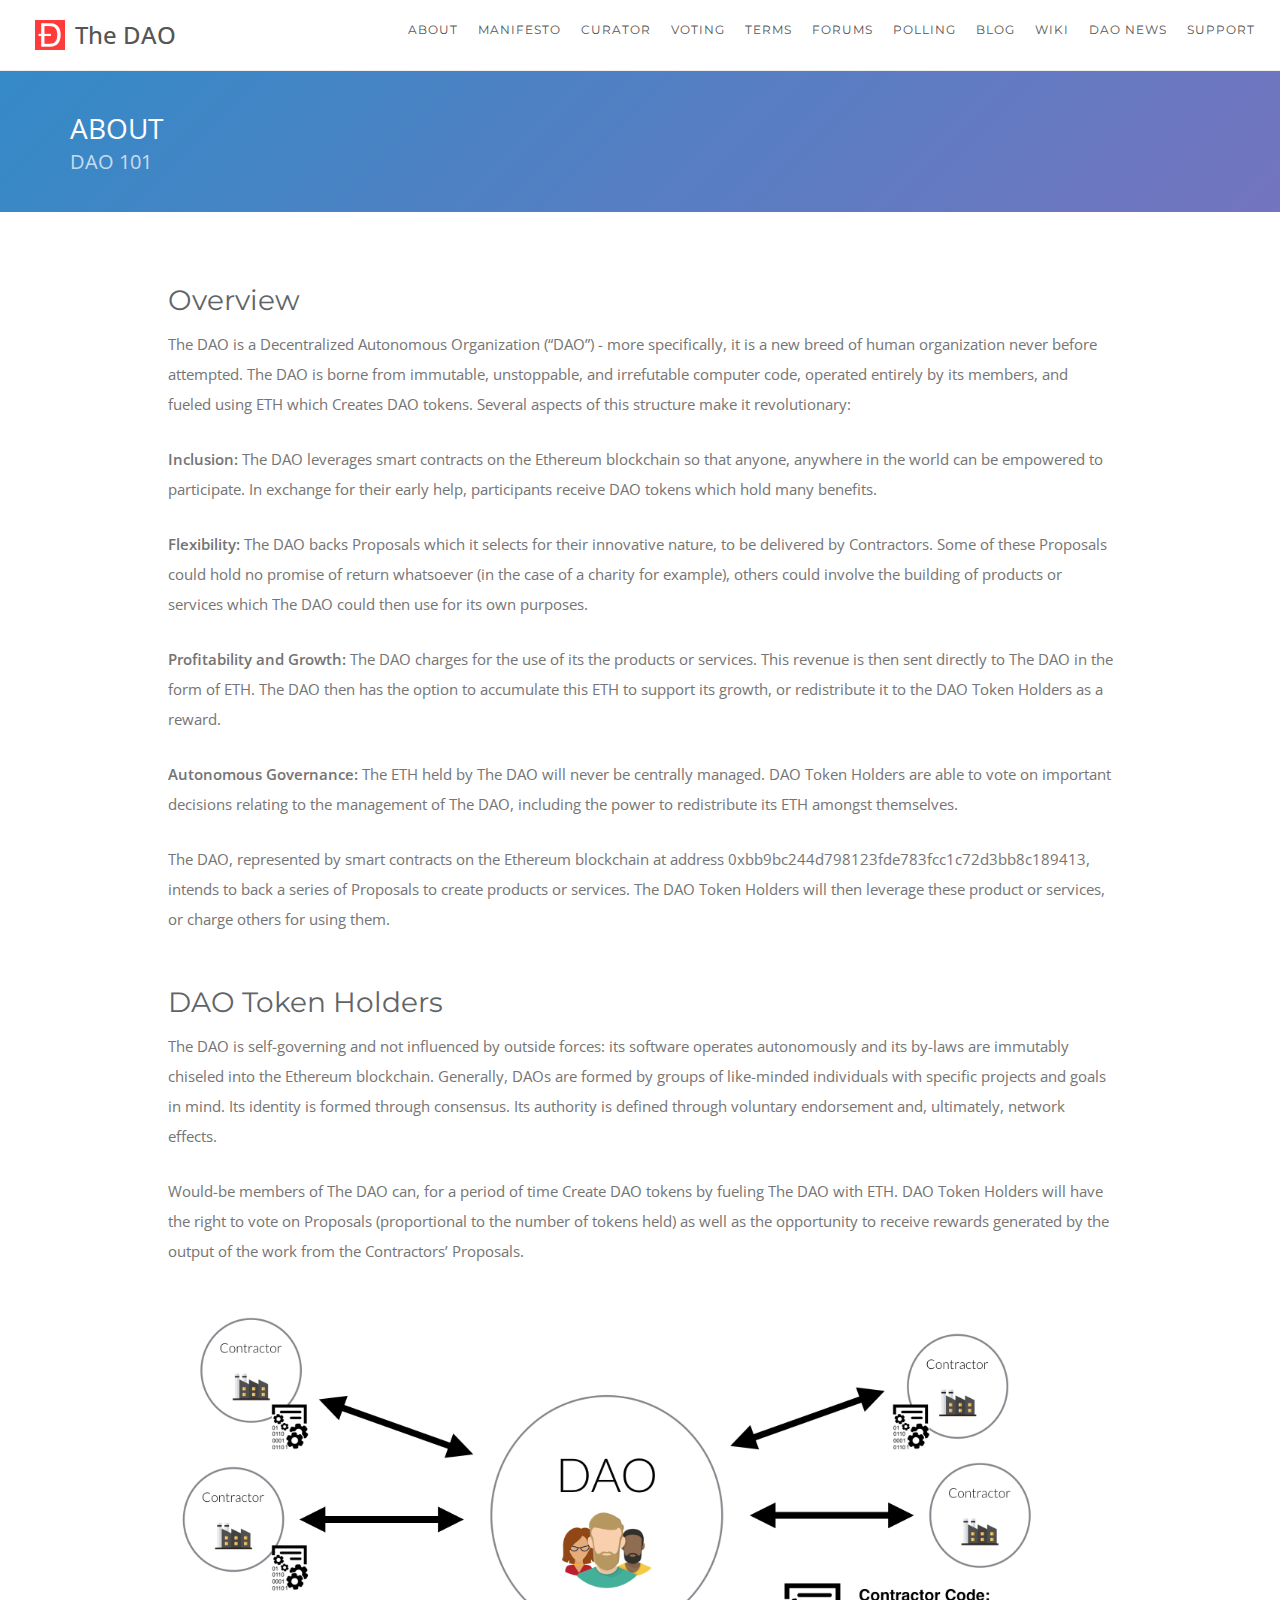
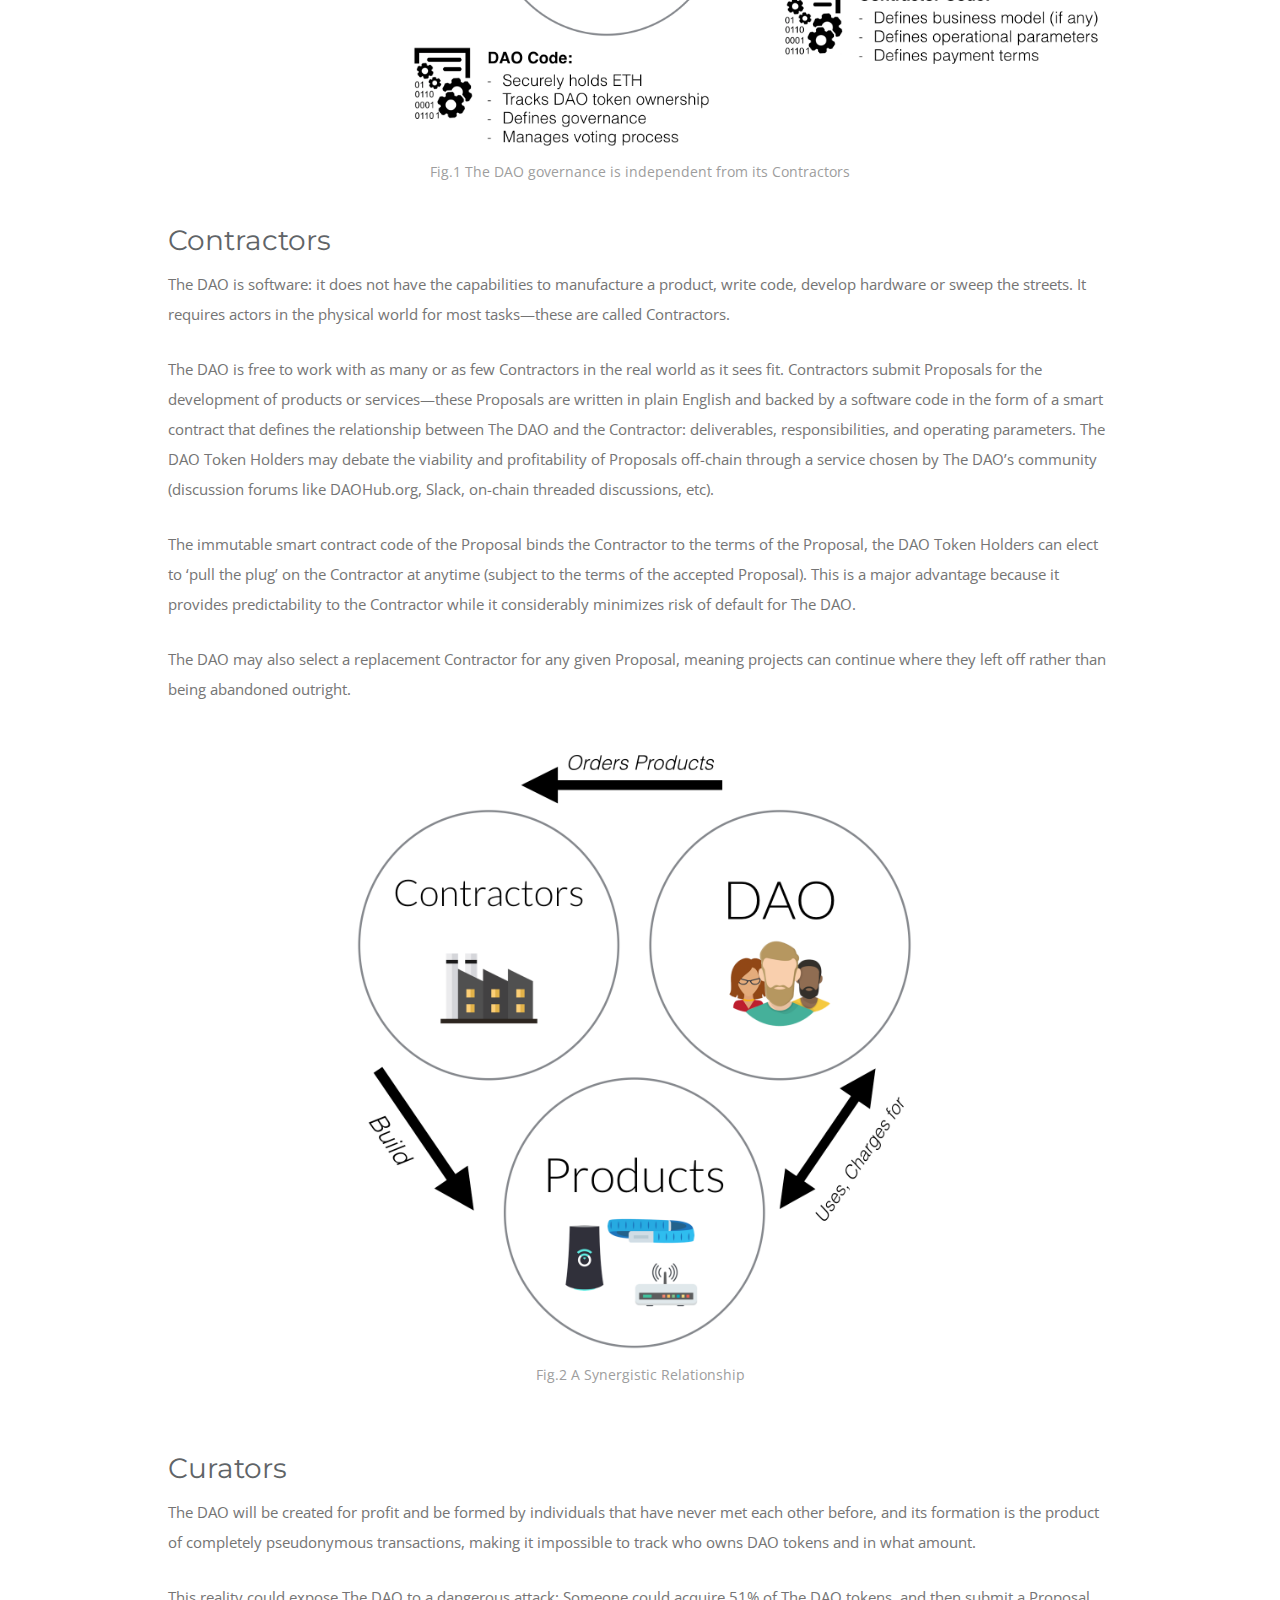
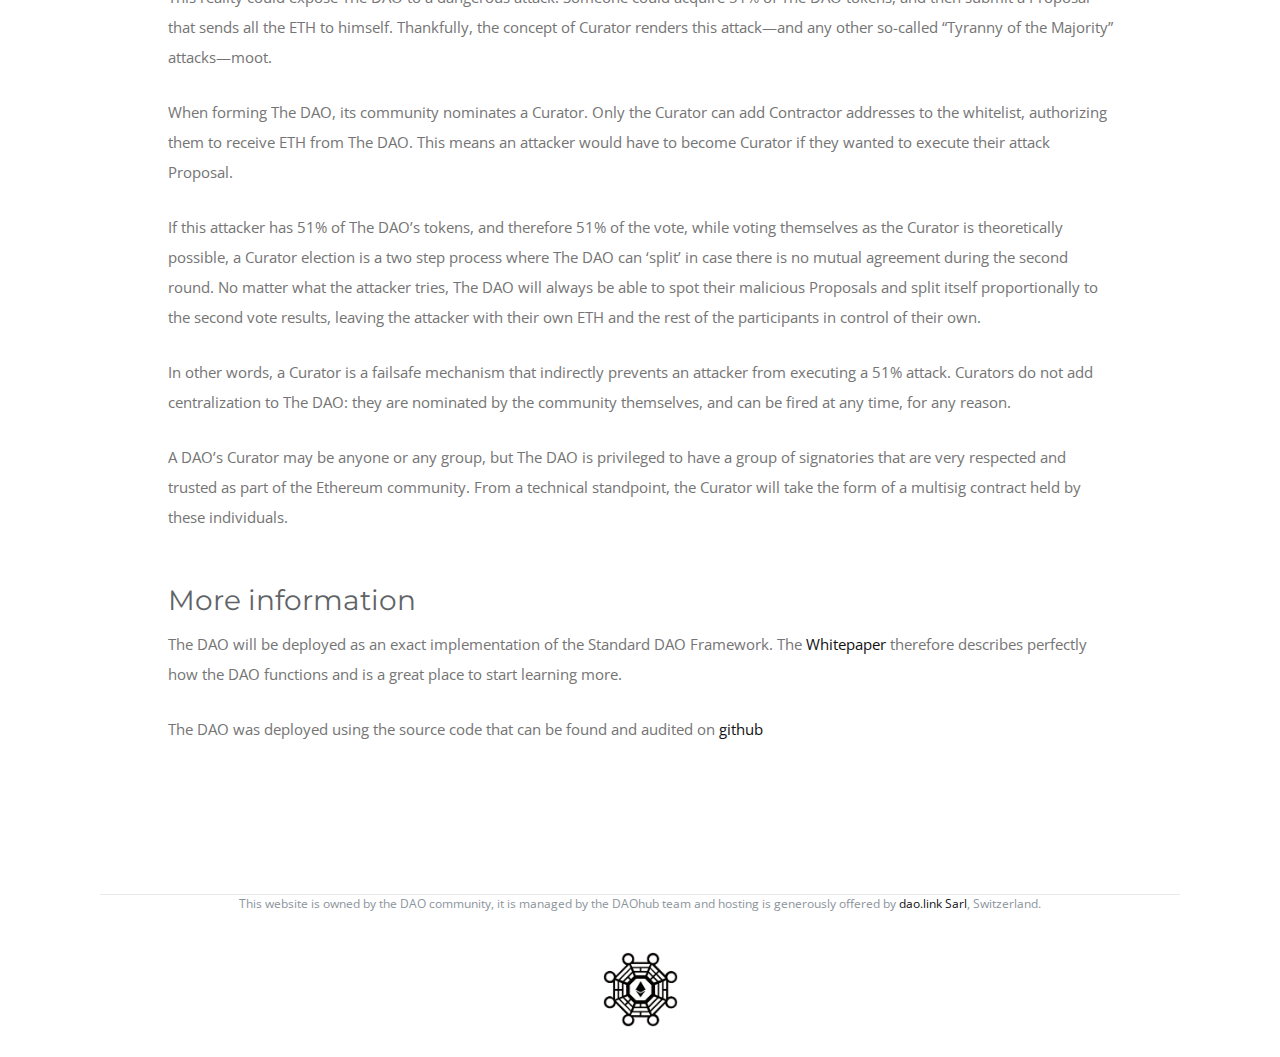
<file: about.html>
<!DOCTYPE html>
<html lang="en">


    <head>
        <title>The DAO - About</title>
        <meta name="description" content="The DAO - the first Decentralized Autonomous Organization on the Ethereum blockchain">
        <meta name="keywords" content="DAO, ethereum, blockchain, decentralized, autonomous, organization">
        <meta charset="utf-8">
        <meta name="author" content="The DAO's Community">
        <meta http-equiv="X-UA-Compatible" content="IE=edge">
        <meta name="viewport" content="width=device-width, initial-scale=1.0, maximum-scale=1.0" />

        <!-- Favicons -->
        <link rel="shortcut icon" href="_assets/img/favicon.png">

        <!--
        <link rel="apple-touch-icon" href="_assets/img/apple-touch-icon.png">
        <link rel="apple-touch-icon" sizes="72x72" href="_assets/img/apple-touch-icon-72x72.png">
        <link rel="apple-touch-icon" sizes="114x114" href="_assets/img/apple-touch-icon-114x114.png">
        -->

        <!-- Load Core CSS
        =====================================-->
        <link rel="stylesheet" href="assets/css/core/bootstrap.min.css">
        <link rel="stylesheet" href="assets/css/core/animate.min.css">

        <!-- Load Main CSS
        =====================================-->
        <link rel="stylesheet" href="assets/css/main/main.css">
        <link rel="stylesheet" href="assets/css/main/setting.css">
        <link rel="stylesheet" href="assets/css/main/hover.css">

        <!-- Load Magnific Popup CSS
        =====================================-->
        <!-- <link rel="stylesheet" href="assets/css/magnific/magic.min.css"> -->
        <!-- <link rel="stylesheet" href="assets/css/magnific/magnific-popup.css">
        <link rel="stylesheet" href="assets/css/magnific/magnific-popup-zoom-gallery.css"> -->

        <!-- Load OWL Carousel CSS
        =====================================-->
        <!--<link rel="stylesheet" href="assets/css/owl-carousel/owl.carousel.css">
        <link rel="stylesheet" href="assets/css/owl-carousel/owl.theme.css">
        <link rel="stylesheet" href="assets/css/owl-carousel/owl.transitions.css">-->

        <!-- Load Color CSS - Please uncomment to apply the color.
        =====================================
        <link rel="stylesheet" href="assets/css/color/blue.css">
        <link rel="stylesheet" href="assets/css/color/brown.css">
        <link rel="stylesheet" href="assets/css/color/cyan.css">
        <link rel="stylesheet" href="assets/css/color/dark.css">
        <link rel="stylesheet" href="assets/css/color/green.css">
        <link rel="stylesheet" href="assets/css/color/orange.css">
        <link rel="stylesheet" href="assets/css/color/purple.css">
        <link rel="stylesheet" href="assets/css/color/pink.css">
        <link rel="stylesheet" href="assets/css/color/red.css">
        <link rel="stylesheet" href="assets/css/color/yellow.css">-->
        <link rel="stylesheet" href="assets/css/color/pasific.css">

        <!-- Load Fontbase Icons - Please Uncomment to use linea icons
        =====================================
        <link rel="stylesheet" href="assets/css/icon/linea-arrows-10.css">
        <link rel="stylesheet" href="assets/css/icon/linea-basic-10.css">
        <link rel="stylesheet" href="assets/css/icon/linea-basic-elaboration-10.css">
        <link rel="stylesheet" href="assets/css/icon/linea-ecommerce-10.css">
        <link rel="stylesheet" href="assets/css/icon/linea-music-10.css">
        <link rel="stylesheet" href="assets/css/icon/linea-software-10.css">
        <link rel="stylesheet" href="assets/css/icon/linea-weather-10.css">-->
        <link rel="stylesheet" href="assets/css/icon/font-awesome.css">
        <link rel="stylesheet" href="assets/css/icon/et-line-font.css">

        <!-- Load JS
        HTML5 shim and Respond.js for IE8 support of HTML5 elements and media queries
        WARNING: Respond.js doesn't work if you view the page via file://
        =====================================-->

        <!--[if lt IE 9]>
          <script src="https://oss.maxcdn.com/html5shiv/3.7.2/html5shiv.min.js"></script>
          <script src="https://oss.maxcdn.com/respond/1.4.2/respond.min.js"></script>
        <![endif]-->

        <!--- Load Custom Css -->
        <link rel="stylesheet" href="custom.css">

    </head>




    <body id="page-top" data-offset="100">

        <!-- Page Loader
        ===================================== -->
		<div id="pageloader">
			<div class="loader-item">
                <img src="_assets/img/other/puff.svg" alt="page loader">
            </div>
		</div>

        <a href="#page-top" class="go-to-top">
            <i class="fa fa-long-arrow-up"></i>
        </a>


        <!-- Navigation Area
        ===================================== -->
        <nav class="navbar navbar-pasific navbar-mp navbar-standart navbar-fixed-top">
            <div class="container-fluid">
                <div class="navbar-header">
                    <button type="button" class="navbar-toggle" data-toggle="collapse" data-target=".navbar-main-collapse">
                        <i class="fa fa-bars"></i>
                    </button>
                    <a class="navbar-brand page-scroll" href="index.html">
                        <img src="_assets/img/logo/logo-default.png" alt="logo">
                        The DAO
                    </a>
                </div>

                <div class="navbar-collapse collapse navbar-main-collapse">

                    <ul class="nav navbar-nav">


                       <!--<li><a href="creation.html" class="color-light">Creation</a></li>-->
                        <!--<li><a href="proposals.html" class="color-light">Proposals</a></li>-->
						<li><a href="about.html" class="color-light">About</a></li>
                        <li><a href="manifesto.html" class="color-light">Manifesto</a></li>
                        <li><a href="curator.html" class="color-light">Curator</a></li>
                        <li><a href="voting.html" class="color-light">Voting</a></li>
                        <li><a href="explainer.html" class="color-light">Terms</a></li>
						<li><a href="forums.html" class="color-light">Forums</a></li>
                        <li><a href="http://dao.consider.it" class="color-light">Polling</a></li>
                        <li><a href="https://blog.daohub.org/" class="color-light" target="_new">Blog</a></li>
						<li><a href="https://daowiki.atlassian.net/wiki/" class="color-light">Wiki</a></li>
                        <li><a href="http://thedailydao.io/" class="color-light">DAO news</a></li>
                        <li><a href="https://forum.daohub.org/c/theDAO/support" class="color-light">Support</a></li>

                    </ul>

                </div>
            </div>
        </nav>







        <!-- Subheader Area
        ===================================== -->
        <header class="bg-grad-stellar mt70">

            <div class="container">
                <div class="row mt20 mb30">
                    <div class="col-md-6 text-left">
                        <h3 class="color-light text-uppercase animated" data-animation="fadeInUp" data-animation-delay="100">About<small class="color-light alpha7">DAO 101</small></h3>
                    </div>

                </div>
            </div>

        </header>










        <!-- Blog Area
        ===================================== -->
        <section id="blog" class="pt50 pb50">
            <div class="container">

                <div class="row">
                    <div class="col-md-10 col-md-offset-1">

                        <div class="blog-three-mini">


                            <h3 class="color-dark">Overview</h3>

                            <p>The DAO is a Decentralized Autonomous Organization (“DAO”) - more specifically, it is a new breed of human organization never before attempted. The DAO is borne from immutable, unstoppable, and irrefutable computer code, operated entirely by its members, and fueled using ETH which Creates DAO tokens. Several aspects of this structure make it revolutionary:</p>

                            <p><strong>Inclusion:</strong> The DAO leverages smart contracts on the Ethereum blockchain so that anyone, anywhere in the world can be empowered to participate. In exchange for their early help, participants receive DAO tokens which hold many benefits.</p>

                            <p><strong>Flexibility:</strong> The DAO backs Proposals which it selects for their innovative nature, to be delivered by Contractors. Some of these Proposals could hold no promise of return whatsoever (in the case of a charity for example), others could involve the building of products or services which The DAO could then use for its own purposes. </p>


                            <p><strong>Profitability and Growth:</strong> The DAO charges for the use of its the products or services. This revenue is then sent directly to The DAO in the form of ETH. The DAO then has the option to accumulate this ETH to support its growth, or redistribute it to the DAO Token Holders as a reward.</p>

                            <p><strong>Autonomous Governance:</strong> The ETH held by The DAO will never be centrally managed. DAO Token Holders are able to vote on important decisions relating to the management of The DAO, including the power to redistribute its ETH amongst themselves.</p>

                            <p>The DAO, represented by smart contracts on the Ethereum blockchain at address 0xbb9bc244d798123fde783fcc1c72d3bb8c189413, intends to back a series of Proposals to create products or services. The DAO Token Holders will then leverage these product or services, or charge others for using them.</p>




                            <h3 class="color-dark pt25">DAO Token Holders</h3>

                            <p>The DAO is self-governing and not influenced by outside forces: its software operates autonomously and its by-laws are immutably chiseled into the Ethereum blockchain. Generally, DAOs are formed by groups of like-minded individuals with specific projects and goals in mind. Its identity is formed through consensus. Its authority is defined through voluntary endorsement and, ultimately, network effects.</p>


                            <p>Would-be members of The DAO can, for a period of time Create DAO tokens by fueling The DAO with ETH. DAO Token Holders will have the right to vote on Proposals (proportional to the number of tokens held) as well as the opportunity to receive rewards generated by the output of the work from the Contractors’ Proposals.</p>


                            <p align="center" class="mt45 mb35">
                                <img src="_assets/img/about/independence.png" alt="independence"  class="img-responsive">
                                <small>Fig.1 The DAO governance is independent from its Contractors</small>
                            </p>




                            <h3 class="color-dark">Contractors</h3>

                            <p>The DAO is software: it does not have the capabilities to manufacture a product, write code, develop hardware or sweep the streets. It requires actors in the physical world for most tasks&mdash;these are called Contractors.</p>

                            <p>The DAO is free to work with as many or as few Contractors in the real world as it sees fit. Contractors submit Proposals for the development of products or services&mdash;these Proposals are written in plain English and backed by a software code in the form of a smart contract that defines the relationship between The DAO and the Contractor: deliverables, responsibilities, and operating parameters. The DAO Token Holders may debate the viability and profitability of Proposals off-chain through a service chosen by The DAO’s community (discussion forums like DAOHub.org, Slack, on-chain threaded discussions, etc).</p>


                            <p>The immutable smart contract code of the Proposal binds the Contractor to the terms of the Proposal, the DAO Token Holders can elect to ‘pull the plug’ on the Contractor at anytime (subject to the terms of the accepted Proposal). This is a major advantage because it provides predictability to the Contractor while it considerably minimizes risk of default for The DAO. </p>

                            <p>The DAO may also select a replacement Contractor for any given Proposal, meaning projects can continue where they left off rather than being abandoned outright.</p>


                            <p align="center" class="mt45 mb35">
                                <img src="_assets/img/about/synergistic.png" alt="Synergistic" width="600" class="img-responsive">
                                <small>Fig.2 A Synergistic Relationship</small>
                            </p>




                            <h3 class="color-dark pt25">Curators</h3>

                            <p>The DAO will be created for profit and be formed by individuals that have never met each other before, and its formation is the product of completely pseudonymous transactions, making it impossible to track who owns DAO tokens and in what amount.</p>

                            <p>This reality could expose The DAO to a dangerous attack: Someone could acquire 51% of The DAO tokens, and then submit a Proposal that sends all the ETH to himself. Thankfully, the concept of Curator renders this attack&mdash;and any other so-called “Tyranny of the Majority” attacks&mdash;moot.</p>


                            <p>When forming The DAO, its community nominates a Curator. Only the Curator can add Contractor addresses to the whitelist, authorizing them to receive ETH from The DAO. This means an attacker would have to become Curator if they wanted to execute their attack Proposal.</p>

                            <p>If this attacker has 51% of The DAO’s tokens, and therefore 51% of the vote, while voting themselves as the Curator is theoretically possible, a Curator election is a two step process where The DAO can ‘split’ in case there is no mutual agreement during the second round. No matter what the attacker tries, The DAO will always be able to spot their malicious Proposals and split itself proportionally to the second vote results, leaving the attacker with their own ETH and the rest of the participants in control of their own.</p>


                            <p>In other words, a Curator is a failsafe mechanism that indirectly prevents an attacker from executing a 51% attack. Curators do not add centralization to The DAO: they are nominated by the community themselves, and can be fired at any time, for any reason.</p>

                            <p>A DAO’s Curator may be anyone or any group, but The DAO is privileged to have a group of signatories that are very respected and trusted as part of the Ethereum community. From a technical standpoint, the Curator will take the form of a multisig contract held by these individuals.</p>




                            <h3 class="color-dark pt25">More information</h3>

                            <p>The DAO will be deployed as an exact implementation of the Standard DAO Framework. The <a href="https://download.slock.it/public/DAO/WhitePaper.pdf" target="_new">Whitepaper</a> therefore describes perfectly how the DAO functions and is a great place to start learning more.</p>

                            <p>The DAO was deployed using the source code that can be found and audited on <a href="https://github.com/slockit/dao" target="_new">github</a></p>

                        </div>

                    </div>

                </div>

            </div>
        </section>











        <!-- Footer Area
        =====================================-->
        <footer id="footer" class="footer-one center-block bg-light pt50 pb30">
            <div class="container">
                <div class="row">

                    <!-- <div class="col-md-2 col-xs-12 mb25">
                        <div class="navbar-brand-footer center-block">The DAO</div>
                        <div class="copyright center-block">&copy; 2016. All rights reserved.</div>
                    </div> -->

                     <div class="col-md-12 col-xs-12 text-center">
                        <div class="row">
                            <div class="col-sm-12">
                                <ul class=" bb-solid-1">
                                </ul>
                                </ul>
                            </div>
                        </div>
                        <div class="imprint">
                            This website is owned by the DAO community, it is managed by the DAOhub team and hosting is generously offered by <a href="http://daolink.io" target="_new">dao.link Sarl</a>, Switzerland.
                        </div>
                        <br>
                        </br>
                        <div>
                            <img src="_assets/img/daohub_sharp(inverted).png" width="75" height="75" alt="DAOhub" class="FooterLogo">
                        </div>
                    </div>


                </div>

            </div>
        </footer>







        <!-- JQuery Core
        =====================================-->
        <script src="assets/js/core/jquery.min.js"></script>
        <script src="assets/js/core/bootstrap.min.js"></script>

        <!-- Magnific Popup
        =====================================-->
        <!-- <script src="assets/js/magnific-popup/jquery.magnific-popup.min.js"></script>
        <script src="assets/js/magnific-popup/magnific-popup-zoom-gallery.js"></script>
         -->


        <!-- Progress Bars
        =====================================-->
        <!-- <script src="assets/js/progress-bar/bootstrap-progressbar.js"></script>
        <script src="assets/js/progress-bar/bootstrap-progressbar-main.js"></script>   -->


        <!-- Typed
        =====================================-->
        <script src="assets/js/typed/typed.min.js"></script>





        <!-- JQuery Main
        =====================================-->
        <script src="assets/js/main/jquery.appear.js"></script>
        <!-- <script src="assets/js/main/isotope.pkgd.min.js"></script> -->
        <!-- <script src="assets/js/main/parallax.min.js"></script> -->
        <script src="assets/js/main/jquery.countTo.js"></script>
        <script src="assets/js/main/owl.carousel.min.js"></script>
        <!-- <script src="assets/js/main/jquery.sticky.js"></script> -->
        <script src="assets/js/main/imagesloaded.pkgd.min.js"></script>
        <script src="assets/js/main/main.js"></script>

        <script src="custom.js"></script>





        <script>
        (function(i,s,o,g,r,a,m){i['GoogleAnalyticsObject']=r;i[r]=i[r]||function(){
        (i[r].q=i[r].q||[]).push(arguments)},i[r].l=1*new Date();a=s.createElement(o),
        m=s.getElementsByTagName(o)[0];a.async=1;a.src=g;m.parentNode.insertBefore(a,m)
        })(window,document,'script','https://www.google-analytics.com/analytics.js','ga');

        ga('create', 'UA-52631731-4', 'auto');
        ga('send', 'pageview');

        </script>
    </body>
</html>
</file>
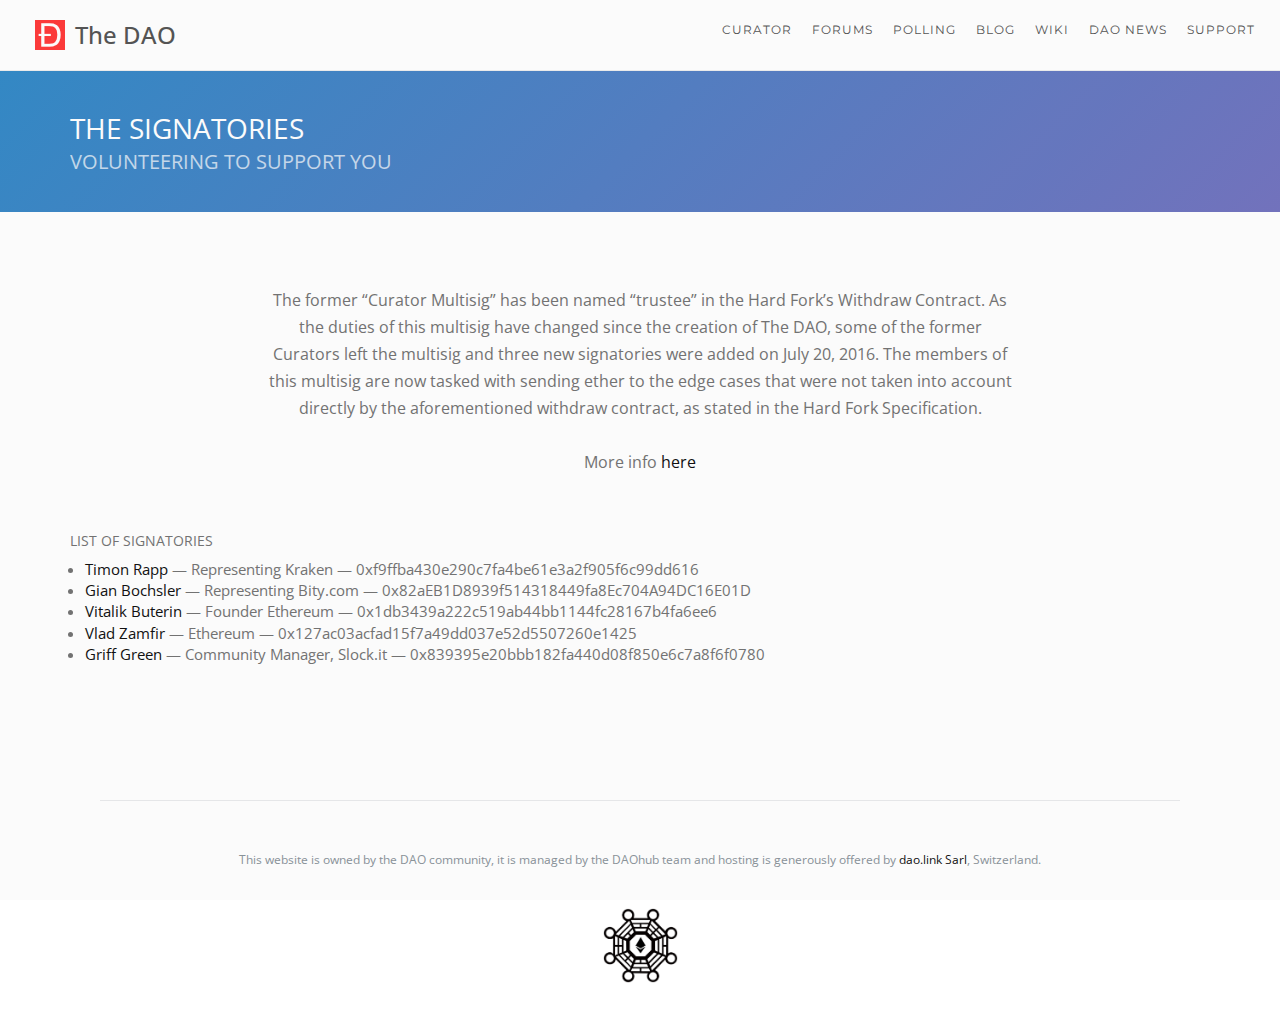
<file: curator.html>
<!DOCTYPE html>
<html lang="en">


    <head>
        <title>The DAO - Curator</title>
        <meta name="description" content="The DAO - the first Decentralized Autonomous Organization on the Ethereum blockchain">
        <meta name="keywords" content="DAO, ethereum, blockchain, decentralized, autonomous, organization">
        <meta charset="utf-8">
        <meta name="author" content="The DAO's Community">
        <meta http-equiv="X-UA-Compatible" content="IE=edge">
        <meta name="viewport" content="width=device-width, initial-scale=1.0, maximum-scale=1.0" />

        <!-- Favicons -->
        <link rel="shortcut icon" href="_assets/img/favicon.png">

        <!--
        <link rel="apple-touch-icon" href="_assets/img/apple-touch-icon.png">
        <link rel="apple-touch-icon" sizes="72x72" href="_assets/img/apple-touch-icon-72x72.png">
        <link rel="apple-touch-icon" sizes="114x114" href="_assets/img/apple-touch-icon-114x114.png">
        -->

        <!-- Load Core CSS
        =====================================-->
        <link rel="stylesheet" href="assets/css/core/bootstrap.min.css">
        <link rel="stylesheet" href="assets/css/core/animate.min.css">

        <!-- Load Main CSS
        =====================================-->
        <link rel="stylesheet" href="assets/css/main/main.css">
        <link rel="stylesheet" href="assets/css/main/setting.css">
        <link rel="stylesheet" href="assets/css/main/hover.css">

        <!-- Load Magnific Popup CSS
        =====================================-->
        <!-- <link rel="stylesheet" href="assets/css/magnific/magic.min.css"> -->
        <!-- <link rel="stylesheet" href="assets/css/magnific/magnific-popup.css">
        <link rel="stylesheet" href="assets/css/magnific/magnific-popup-zoom-gallery.css"> -->

        <!-- Load OWL Carousel CSS
        =====================================-->
        <!--<link rel="stylesheet" href="assets/css/owl-carousel/owl.carousel.css">
        <link rel="stylesheet" href="assets/css/owl-carousel/owl.theme.css">
        <link rel="stylesheet" href="assets/css/owl-carousel/owl.transitions.css">-->

        <!-- Load Color CSS - Please uncomment to apply the color.
        =====================================
        <link rel="stylesheet" href="assets/css/color/blue.css">
        <link rel="stylesheet" href="assets/css/color/brown.css">
        <link rel="stylesheet" href="assets/css/color/cyan.css">
        <link rel="stylesheet" href="assets/css/color/dark.css">
        <link rel="stylesheet" href="assets/css/color/green.css">
        <link rel="stylesheet" href="assets/css/color/orange.css">
        <link rel="stylesheet" href="assets/css/color/purple.css">
        <link rel="stylesheet" href="assets/css/color/pink.css">
        <link rel="stylesheet" href="assets/css/color/red.css">
        <link rel="stylesheet" href="assets/css/color/yellow.css">-->
        <link rel="stylesheet" href="assets/css/color/pasific.css">

        <!-- Load Fontbase Icons - Please Uncomment to use linea icons
        =====================================
        <link rel="stylesheet" href="assets/css/icon/linea-arrows-10.css">
        <link rel="stylesheet" href="assets/css/icon/linea-basic-10.css">
        <link rel="stylesheet" href="assets/css/icon/linea-basic-elaboration-10.css">
        <link rel="stylesheet" href="assets/css/icon/linea-ecommerce-10.css">
        <link rel="stylesheet" href="assets/css/icon/linea-music-10.css">
        <link rel="stylesheet" href="assets/css/icon/linea-software-10.css">
        <link rel="stylesheet" href="assets/css/icon/linea-weather-10.css">-->
        <link rel="stylesheet" href="assets/css/icon/font-awesome.css">
        <link rel="stylesheet" href="assets/css/icon/et-line-font.css">

        <!-- Load JS
        HTML5 shim and Respond.js for IE8 support of HTML5 elements and media queries
        WARNING: Respond.js doesn't work if you view the page via file://
        =====================================-->

        <!--[if lt IE 9]>
          <script src="https://oss.maxcdn.com/html5shiv/3.7.2/html5shiv.min.js"></script>
          <script src="https://oss.maxcdn.com/respond/1.4.2/respond.min.js"></script>
        <![endif]-->

        <!--- Load Custom Css -->
        <link rel="stylesheet" href="custom.css">

    </head>




    <body id="page-top" data-offset="100">

        <!-- Page Loader
        ===================================== -->
		<div id="pageloader">
			<div class="loader-item">
                <img src="_assets/img/other/puff.svg" alt="page loader">
            </div>
		</div>

        <a href="#page-top" class="go-to-top">
            <i class="fa fa-long-arrow-up"></i>
        </a>


        <!-- Navigation Area
        ===================================== -->
        <nav class="navbar navbar-pasific navbar-mp navbar-standart navbar-fixed-top">
            <div class="container-fluid">
                <div class="navbar-header">
                    <button type="button" class="navbar-toggle" data-toggle="collapse" data-target=".navbar-main-collapse">
                        <i class="fa fa-bars"></i>
                    </button>
                    <a class="navbar-brand page-scroll" href="index.html">
                        <img src="_assets/img/logo/logo-default.png" alt="logo">
                        The DAO
                    </a>
                </div>

                <div class="navbar-collapse collapse navbar-main-collapse">

                    <ul class="nav navbar-nav">

                        <!--<li><a href="creation.html" class="color-light">Creation</a></li>-->
                        <!--<li><a href="proposals.html" class="color-light">Proposals</a></li>-->
                        <li><a href="curator.html" class="color-light">Curator</a></li>
						            <li><a href="forums.html" class="color-light">Forums</a></li>
                        <li><a href="http://dao.consider.it" class="color-light">Polling</a></li>
                        <li><a href="https://blog.daohub.org/" class="color-light" target="_new">Blog</a></li>
						            <li><a href="https://daowiki.atlassian.net/wiki/" class="color-light">Wiki</a></li>
                        <li><a href="http://thedailydao.io/" class="color-light">DAO news</a></li>
                        <li><a href="https://forum.daohub.org/c/theDAO/support" class="color-light">Support</a></li>

                    </ul>

                </div>
            </div>
        </nav>







        <!-- Subheader Area
        ===================================== -->
        <header class="bg-grad-stellar mt70">

            <div class="container">
                <div class="row mt20 mb30">
                    <div class="col-md-6 text-left">
                        <h3 class="color-light text-uppercase animated" data-animation="fadeInUp" data-animation-delay="100">The Signatories<small class="color-light alpha7">Volunteering to support you</small></h3>
                    </div>

                </div>
            </div>

        </header>

<!---->








        <!-- Blog Area
        ===================================== -->
        <section id="blog" class="pt75 pb50">


            <div class="container">

                <!-- title and short description start -->
                <div class="row">


                    <div class="col-md-8 col-md-offset-2 text-center">

                        <p class="">
						The former “Curator Multisig” has been named “trustee” in the Hard Fork’s Withdraw Contract. 
						As the duties of this multisig have changed since the creation of The DAO, some of the former Curators left 
						the multisig and three new signatories were added on July 20, 2016. The members of this multisig are now tasked 
						with sending ether to the edge cases that were not taken into account directly by the aforementioned withdraw contract, 
						as stated in the Hard Fork Specification. <br /><br />
						More info <a href="https://medium.com/edge-cases-multisig-phf-official-channel/the-daos-edge-cases-multisig-post-hard-fork-2f107380bd61#.6zg65r3hq">here</a><br />
						                        </p>

                    </div>
                </div>


            </div>




            <!-- Team Two -->
            <div class="container mt30" >



               <!-- <div class="row">-->

				
					
					<!--<div class="col-xs-3 mt30" >-->
LIST OF SIGNATORIES
					<ul>
						<li><a href="https://twitter.com/timonrapp/status/755039290992816128">Timon Rapp</a> — Representing Kraken — 0xf9ffba430e290c7fa4be61e3a2f905f6c99dd616</li>
						<li><a href="https://twitter.com/thegrifft/status/755495272579534848">Gian Bochsler</a> — Representing Bity.com — 0x82aEB1D8939f514318449fa8Ec704A94DC16E01D</li>
						<li><a href="https://cdn-images-1.medium.com/max/1600/1*89Aj7G5QRYuu3jVMJVEOYg.png">Vitalik Buterin</a> — Founder Ethereum — 0x1db3439a222c519ab44bb1144fc28167b4fa6ee6</li>
						<li><a href="https://www.reddit.com/r/TheDao/comments/4obleb/validatingverifying_my_curator_address/">Vlad Zamfir</a> — Ethereum — 0x127ac03acfad15f7a49dd037e52d5507260e1425</li>
						<li><a href="https://twitter.com/thegrifft/status/755401659606528005">Griff Green</a> — Community Manager, Slock.it — 0x839395e20bbb182fa440d08f850e6c7a8f6f0780</li>
					</ul>
					
					
					
                     <div class="col-xs-3 "></div>

                </div>


        </section>











        <!-- Footer Area
        =====================================-->
        <footer id="footer" class="footer-one center-block bg-light pt50 pb30">
            <div class="container">
                <div class="row">

                    <!-- <div class="col-md-2 col-xs-12 mb25">
                        <div class="navbar-brand-footer center-block">The DAO</div>
                        <div class="copyright center-block">&copy; 2016. All rights reserved.</div>
                    </div> -->

                    <div class="col-md-12 col-xs-12 text-center">
                        <div class="row">
                            <div class="col-sm-12">
                                <ul class=" bb-solid-1">
                                </ul>
                            </div>

                            <div class="col-sm-12 mt25">
                                <ul>

                                </ul>
                            </div>

                            <div class="imprint">
                                This website is owned by the DAO community, it is managed by the DAOhub team and hosting is generously offered by <a href="http://daolink.io" target="_new">dao.link Sarl</a>, Switzerland.
                            </div>
                            <br>
                            </br>
                            <div>
                                <img src="_assets/img/daohub_sharp(inverted).png" width="75" height="75" alt="DAOhub" class="FooterLogo">
                            </div>
                    </div>


                </div>

            </div>
        </footer>







        <!-- JQuery Core
        =====================================-->
        <script src="assets/js/core/jquery.min.js"></script>
        <script src="assets/js/core/bootstrap.min.js"></script>

        <!-- Magnific Popup
        =====================================-->
        <!-- <script src="assets/js/magnific-popup/jquery.magnific-popup.min.js"></script>
        <script src="assets/js/magnific-popup/magnific-popup-zoom-gallery.js"></script>
         -->


        <!-- Progress Bars
        =====================================-->
        <!-- <script src="assets/js/progress-bar/bootstrap-progressbar.js"></script>
        <script src="assets/js/progress-bar/bootstrap-progressbar-main.js"></script>   -->




        <!-- Typed
        =====================================-->
        <script src="assets/js/typed/typed.min.js"></script>

        <!-- JQuery Main
        =====================================-->
        <script src="assets/js/main/jquery.appear.js"></script>
        <!-- <script src="assets/js/main/isotope.pkgd.min.js"></script> -->
        <!-- <script src="assets/js/main/parallax.min.js"></script> -->
        <script src="assets/js/main/jquery.countTo.js"></script>
        <script src="assets/js/main/owl.carousel.min.js"></script>
        <!-- <script src="assets/js/main/jquery.sticky.js"></script> -->
        <script src="assets/js/main/imagesloaded.pkgd.min.js"></script>
        <script src="assets/js/main/main.js"></script>

        <script src="custom.js"></script>





    </body>
</html>
</file>
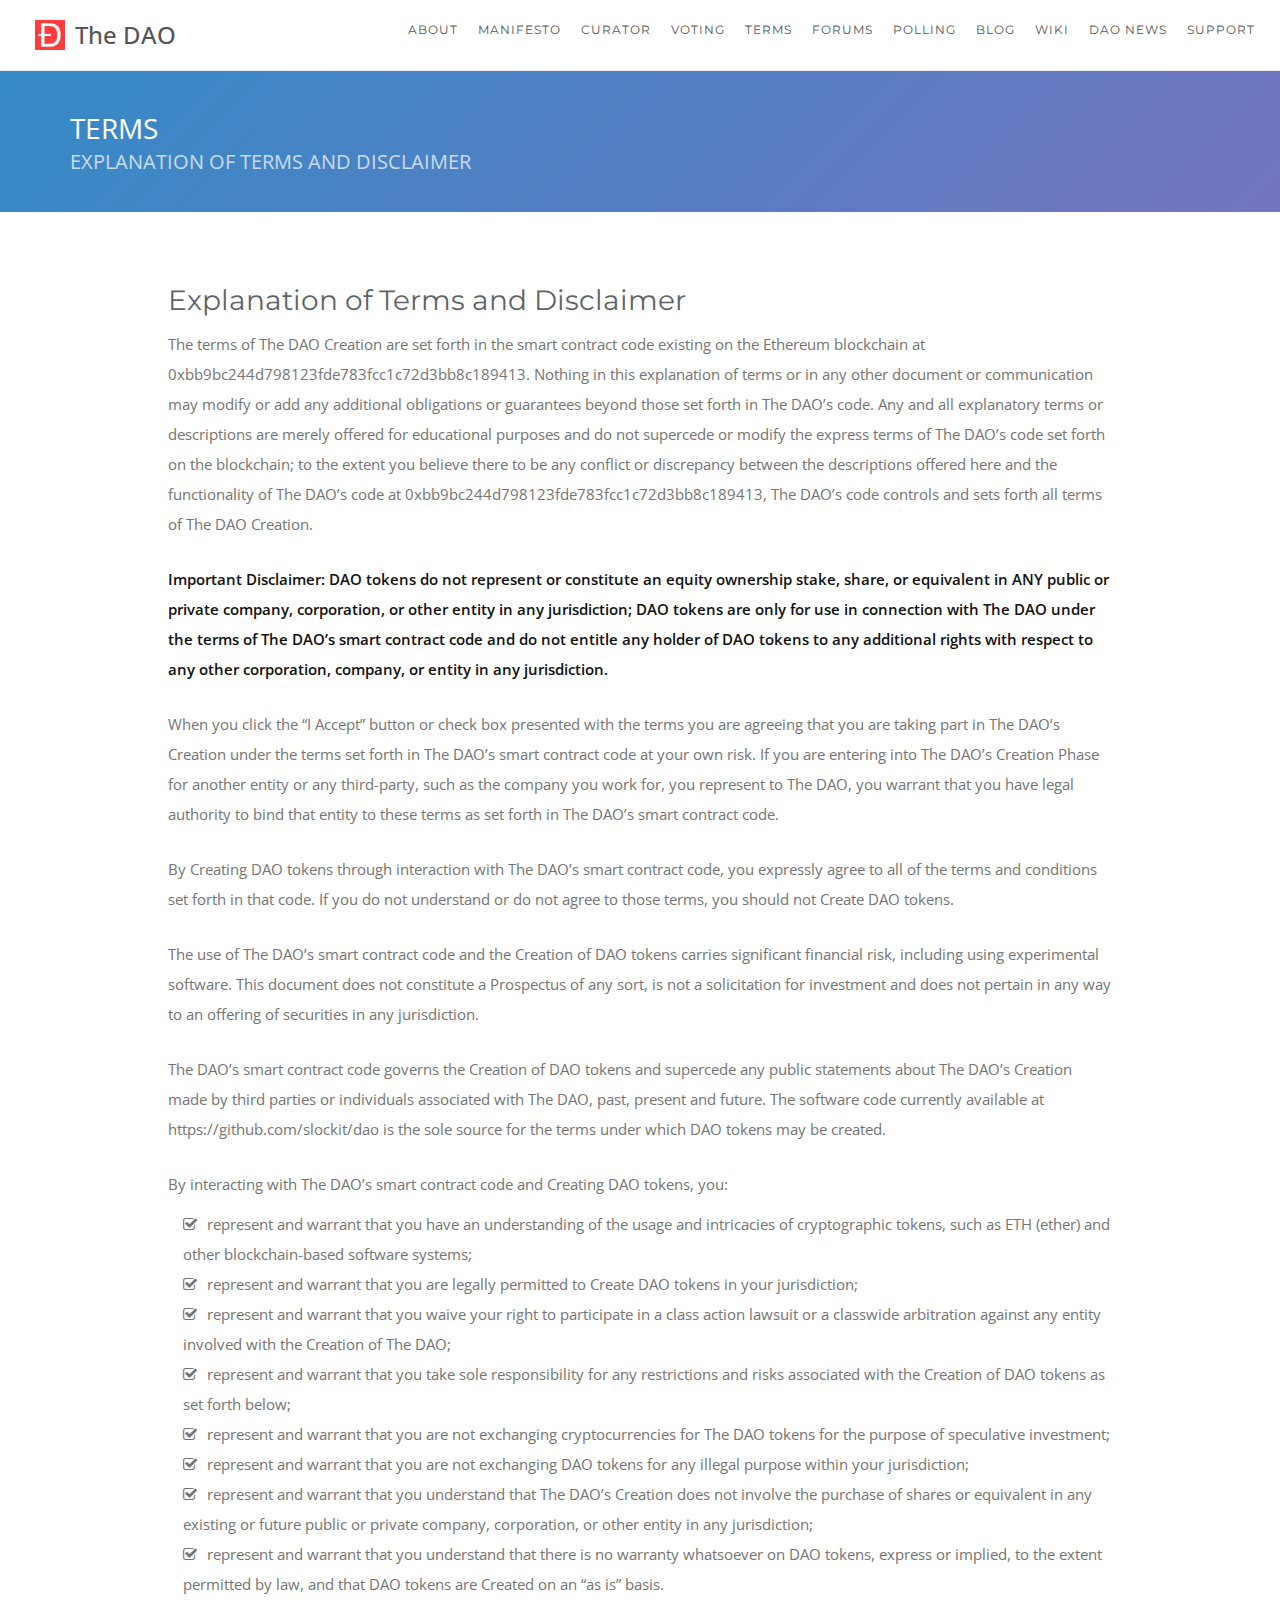
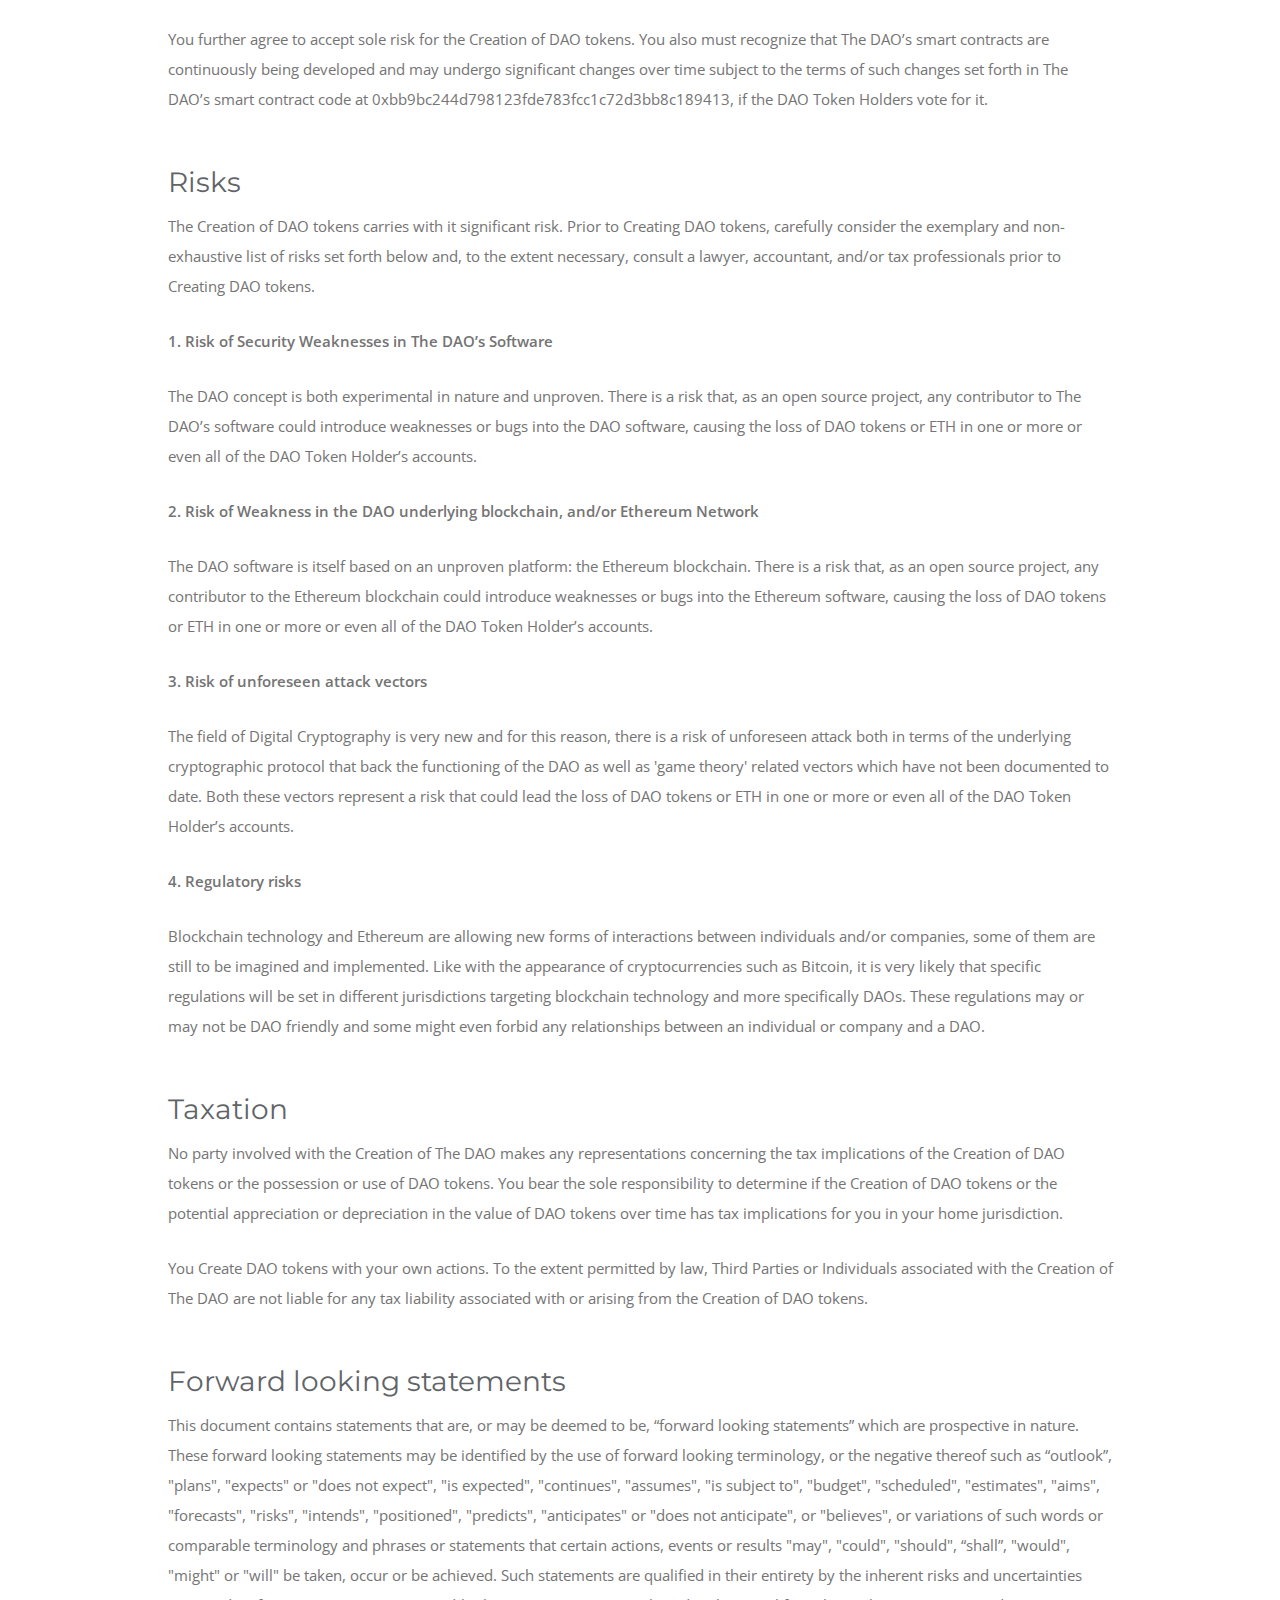
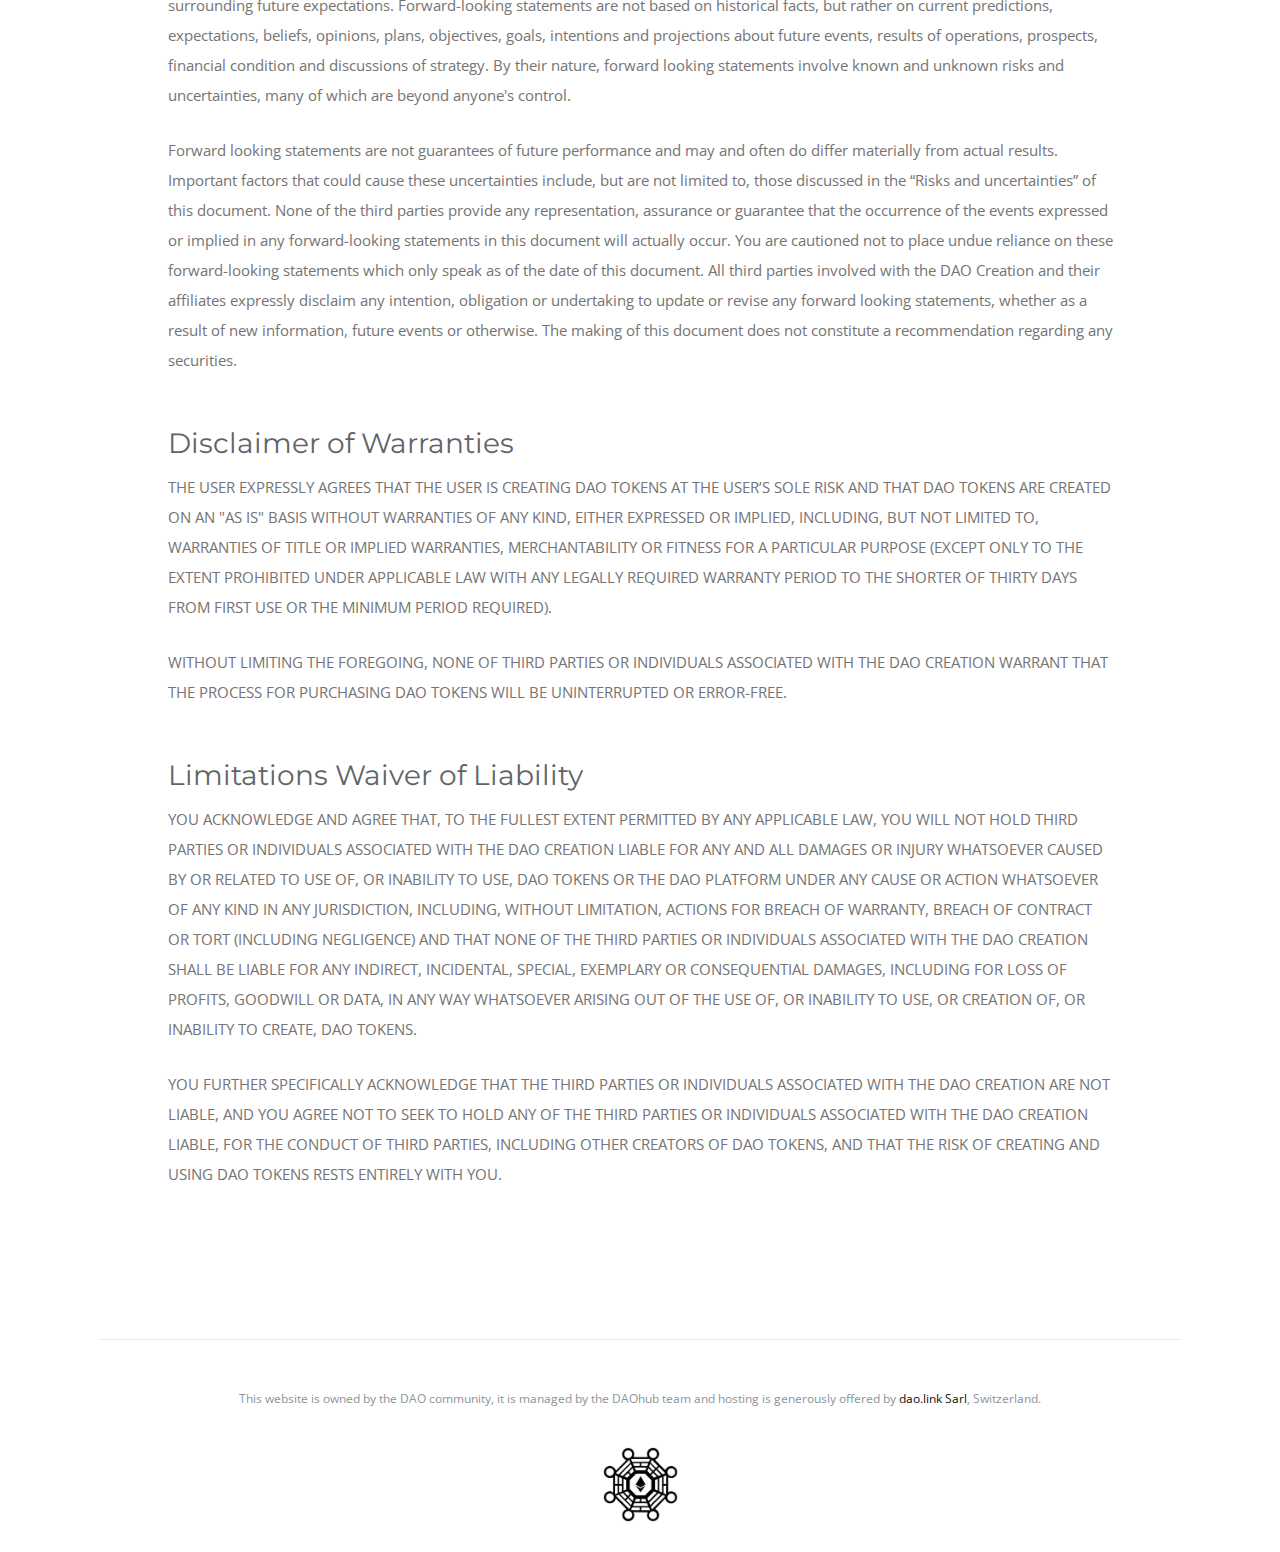
<file: explainer.html>
<!DOCTYPE html>
<html lang="en">


    <head>
        <title>The DAO - Explanation of Terms and Disclaimer<</title>
        <meta name="description" content="The DAO - the first Decentralized Autonomous Organization on the Ethereum blockchain">
        <meta name="keywords" content="DAO, ethereum, blockchain, decentralized, autonomous, organization">
        <meta charset="utf-8">
        <meta name="author" content="The DAO's Community">
        <meta http-equiv="X-UA-Compatible" content="IE=edge">
        <meta name="viewport" content="width=device-width, initial-scale=1.0, maximum-scale=1.0" />

        <!-- Favicons -->
        <link rel="shortcut icon" href="_assets/img/favicon.png">

        <!--
        <link rel="apple-touch-icon" href="_assets/img/apple-touch-icon.png">
        <link rel="apple-touch-icon" sizes="72x72" href="_assets/img/apple-touch-icon-72x72.png">
        <link rel="apple-touch-icon" sizes="114x114" href="_assets/img/apple-touch-icon-114x114.png">
        -->

        <!-- Load Core CSS
        =====================================-->
        <link rel="stylesheet" href="assets/css/core/bootstrap.min.css">
        <link rel="stylesheet" href="assets/css/core/animate.min.css">

        <!-- Load Main CSS
        =====================================-->
        <link rel="stylesheet" href="assets/css/main/main.css">
        <link rel="stylesheet" href="assets/css/main/setting.css">
        <link rel="stylesheet" href="assets/css/main/hover.css">

        <!-- Load Magnific Popup CSS
        =====================================-->
        <!-- <link rel="stylesheet" href="assets/css/magnific/magic.min.css"> -->
        <!-- <link rel="stylesheet" href="assets/css/magnific/magnific-popup.css">
        <link rel="stylesheet" href="assets/css/magnific/magnific-popup-zoom-gallery.css"> -->

        <!-- Load OWL Carousel CSS
        =====================================-->
        <!--<link rel="stylesheet" href="assets/css/owl-carousel/owl.carousel.css">
        <link rel="stylesheet" href="assets/css/owl-carousel/owl.theme.css">
        <link rel="stylesheet" href="assets/css/owl-carousel/owl.transitions.css">-->

        <!-- Load Color CSS - Please uncomment to apply the color.
        =====================================
        <link rel="stylesheet" href="assets/css/color/blue.css">
        <link rel="stylesheet" href="assets/css/color/brown.css">
        <link rel="stylesheet" href="assets/css/color/cyan.css">
        <link rel="stylesheet" href="assets/css/color/dark.css">
        <link rel="stylesheet" href="assets/css/color/green.css">
        <link rel="stylesheet" href="assets/css/color/orange.css">
        <link rel="stylesheet" href="assets/css/color/purple.css">
        <link rel="stylesheet" href="assets/css/color/pink.css">
        <link rel="stylesheet" href="assets/css/color/red.css">
        <link rel="stylesheet" href="assets/css/color/yellow.css">-->
        <link rel="stylesheet" href="assets/css/color/pasific.css">

        <!-- Load Fontbase Icons - Please Uncomment to use linea icons
        =====================================
        <link rel="stylesheet" href="assets/css/icon/linea-arrows-10.css">
        <link rel="stylesheet" href="assets/css/icon/linea-basic-10.css">
        <link rel="stylesheet" href="assets/css/icon/linea-basic-elaboration-10.css">
        <link rel="stylesheet" href="assets/css/icon/linea-ecommerce-10.css">
        <link rel="stylesheet" href="assets/css/icon/linea-music-10.css">
        <link rel="stylesheet" href="assets/css/icon/linea-software-10.css">
        <link rel="stylesheet" href="assets/css/icon/linea-weather-10.css">-->
        <link rel="stylesheet" href="assets/css/icon/font-awesome.css">
        <link rel="stylesheet" href="assets/css/icon/et-line-font.css">

        <!-- Load JS
        HTML5 shim and Respond.js for IE8 support of HTML5 elements and media queries
        WARNING: Respond.js doesn't work if you view the page via file://
        =====================================-->

        <!--[if lt IE 9]>
          <script src="https://oss.maxcdn.com/html5shiv/3.7.2/html5shiv.min.js"></script>
          <script src="https://oss.maxcdn.com/respond/1.4.2/respond.min.js"></script>
        <![endif]-->

        <!--- Load Custom Css -->
        <link rel="stylesheet" href="custom.css">

    </head>




    <body id="page-top" data-offset="100">

        <!-- Page Loader
        ===================================== -->
        <div id="pageloader">
            <div class="loader-item">
                <img src="_assets/img/other/puff.svg" alt="page loader">
            </div>
        </div>

        <a href="#page-top" class="go-to-top">
            <i class="fa fa-long-arrow-up"></i>
        </a>


        <!-- Navigation Area
        ===================================== -->
        <nav class="navbar navbar-pasific navbar-mp navbar-standart navbar-fixed-top">
            <div class="container-fluid">
                <div class="navbar-header">
                    <button type="button" class="navbar-toggle" data-toggle="collapse" data-target=".navbar-main-collapse">
                        <i class="fa fa-bars"></i>
                    </button>
                    <a class="navbar-brand page-scroll" href="index.html">
                        <img src="_assets/img/logo/logo-default.png" alt="logo">
                        The DAO
                    </a>
                </div>

                <div class="navbar-collapse collapse navbar-main-collapse">

                    <ul class="nav navbar-nav">

                         <!--<li><a href="creation.html" class="color-light">Creation</a></li>-->
                        <!--<li><a href="proposals.html" class="color-light">Proposals</a></li>-->
						<li><a href="about.html" class="color-light">About</a></li>
                        <li><a href="manifesto.html" class="color-light">Manifesto</a></li>
                        <li><a href="curator.html" class="color-light">Curator</a></li>
                        <li><a href="voting.html" class="color-light">Voting</a></li>
                        <li><a href="explainer.html" class="color-light">Terms</a></li>
						<li><a href="forums.html" class="color-light">Forums</a></li>
                        <li><a href="http://dao.consider.it" class="color-light">Polling</a></li>
                        <li><a href="https://blog.daohub.org/" class="color-light" target="_new">Blog</a></li>
						<li><a href="https://daowiki.atlassian.net/wiki/" class="color-light">Wiki</a></li>
                        <li><a href="http://thedailydao.io/" class="color-light">DAO news</a></li>
                        <li><a href="https://forum.daohub.org/c/theDAO/support" class="color-light">Support</a></li>


                    </ul>

                </div>
            </div>
        </nav>







        <!-- Subheader Area
        ===================================== -->
        <header class="bg-grad-stellar mt70">

            <div class="container">
                <div class="row mt20 mb30">
                    <div class="col-md-6 text-left">
                        <h3 class="color-light text-uppercase animated" data-animation="fadeInUp" data-animation-delay="100">Terms<small class="color-light alpha7">Explanation of Terms and Disclaimer</small></h3>
                    </div>

                </div>
            </div>

        </header>










        <!-- Blog Area
        ===================================== -->
        <section id="blog" class="pt50 pb50">
            <div class="container">

                <div class="row">
                    <div class="col-md-10 col-md-offset-1">

                        <div class="blog-three-mini dao-toc" >


                            <h3 class="color-dark">Explanation of Terms and Disclaimer</h3>

                            <p>The terms of The DAO Creation are set forth in the smart contract code existing on the Ethereum blockchain at 0xbb9bc244d798123fde783fcc1c72d3bb8c189413. Nothing in this explanation of terms or in any other document or communication may modify or add any additional obligations or guarantees beyond those set forth in The DAO’s code. Any and all explanatory terms or descriptions are merely offered for educational purposes and do not supercede or modify the express terms of The DAO’s code set forth on the blockchain; to the extent you believe there to be any conflict or discrepancy between the descriptions offered here and the functionality of The DAO’s code at 0xbb9bc244d798123fde783fcc1c72d3bb8c189413, The DAO’s code controls and sets forth all terms of The DAO Creation. </p>

                            <p><strong class="color-black">Important Disclaimer: DAO tokens do not represent or constitute an equity ownership stake, share, or equivalent in ANY public or private company, corporation, or other entity in any jurisdiction; DAO tokens are only for use in connection with The DAO under the terms of The DAO’s smart contract code and do not entitle any holder of DAO tokens to any additional rights with respect to any other corporation, company, or entity in any jurisdiction.</strong></p>

                            <p>When you click the “I Accept” button or check box presented with the terms you are agreeing that you are taking part in The DAO’s Creation under the terms set forth in The DAO’s smart contract code at your own risk. If you are entering into The DAO’s Creation Phase for another entity or any third-party, such as the company you work for, you represent to The DAO, you warrant that you have legal authority to bind that entity to these terms as set forth in The DAO’s smart contract code.</p>

                            <p>By Creating DAO tokens through interaction with The DAO’s smart contract code, you expressly agree to all of the terms and conditions set forth in that code. If you do not understand or do not agree to those terms, you should not Create DAO tokens.</p>

                            <p>The use of The DAO’s smart contract code and the Creation of DAO tokens carries significant financial risk, including using  experimental software. This document does not constitute a Prospectus of any sort, is not a solicitation for investment and does not pertain in any way to an offering of securities in any jurisdiction.</p>

                            <p>The DAO’s smart contract code governs the Creation of DAO tokens and supercede any public statements about The DAO’s Creation  made by third parties or individuals associated with The DAO, past, present and future.  The software code currently available at https://github.com/slockit/dao is the sole source for the terms under which DAO tokens may be created.</p>

                            <p class="mb10">By interacting with The DAO’s smart contract code and Creating DAO tokens, you:</p>

                            <ul class="icon-list mb25">
                                <li><i class="fa fa-check-square-o"></i>represent and warrant that you have an understanding of the usage and intricacies of cryptographic tokens, such as ETH (ether) and other blockchain-based software systems;</li>


                                <li><i class="fa fa-check-square-o"></i>represent and warrant that you are legally permitted to Create DAO tokens in your jurisdiction;</li>


                                <li><i class="fa fa-check-square-o"></i>represent and warrant that you waive your right to participate in a class action lawsuit or a classwide arbitration against any entity involved with the Creation of The DAO;</li>


                                <li><i class="fa fa-check-square-o"></i>represent and warrant that you take sole responsibility for any restrictions and risks associated with the Creation of DAO tokens as set forth below;</li>


                                <li><i class="fa fa-check-square-o"></i>represent and warrant that you are not exchanging cryptocurrencies for The DAO tokens for the purpose of speculative investment;</li>

                                 <li><i class="fa fa-check-square-o"></i>represent and warrant that you are not exchanging DAO tokens for any illegal purpose within your jurisdiction;</li>


                                <li><i class="fa fa-check-square-o"></i>represent and warrant that you understand that The DAO’s Creation does not involve the purchase of shares or equivalent in any existing or future public or private company, corporation, or other entity in any jurisdiction; </li>


                                <li><i class="fa fa-check-square-o"></i>represent and warrant that you understand that there is no warranty whatsoever on DAO tokens, express or implied, to the extent permitted by law, and that DAO tokens are Created on an “as is” basis.</li>
                            </ul>


                            <p>You further agree to accept sole risk for the Creation of DAO tokens. You also must recognize that The DAO’s smart contracts are continuously being developed and may undergo significant changes over time subject to the terms of such changes set forth in The DAO’s smart contract code at 0xbb9bc244d798123fde783fcc1c72d3bb8c189413, if the DAO Token Holders vote for it. </p>



                            <h3 class="color-dark pt25">Risks</h3>

                            <p>The Creation of DAO tokens carries with it significant risk. Prior to Creating  DAO tokens, carefully consider the exemplary and non-exhaustive list of risks set forth below and, to the extent necessary, consult a lawyer, accountant, and/or tax professionals prior to Creating DAO tokens.</p>


                            <p><strong>1. Risk of Security Weaknesses in The DAO’s Software</strong></p>


                            <p>The DAO concept is both experimental in nature and unproven. There is a risk that, as an open source project, any contributor to The DAO’s software could introduce weaknesses or bugs into the DAO software, causing the loss of DAO tokens or ETH in one or more or even all of the DAO Token Holder’s accounts.</p>



                            <p><strong>2. Risk of Weakness in the DAO underlying blockchain, and/or Ethereum Network</strong></p>

                            <p>The DAO software is itself based on an unproven platform: the Ethereum blockchain. There is a risk that, as an open source project, any contributor to the Ethereum blockchain could introduce weaknesses or bugs into the Ethereum software, causing the loss of  DAO tokens or ETH in one or more or even all of the DAO Token Holder’s accounts.</p>



                            <p><strong>3. Risk of unforeseen attack vectors</strong></p>

                            <p>The field of Digital Cryptography is very new and for this reason, there is a risk of unforeseen attack both in terms of the underlying cryptographic protocol that back the functioning of the DAO as well as 'game theory' related vectors which have not been documented to date. Both these vectors represent a risk that could lead the loss of DAO tokens or ETH in one or more or even all of the DAO Token Holder’s accounts. </p>



                            <p><strong>4. Regulatory risks</strong></p>

                            <p>Blockchain technology and Ethereum are allowing new forms of interactions between individuals and/or companies, some of them are still to be imagined and implemented. Like with the appearance of cryptocurrencies such as Bitcoin, it is very likely that specific regulations will be set in different jurisdictions targeting blockchain technology and more specifically DAOs. These regulations may or may not be DAO friendly and some might even forbid any relationships between an individual or company and a DAO.</p>





                            <h3 class="color-dark pt25">Taxation</h3>

                            <p>No party involved with the Creation of The DAO makes any representations concerning the tax implications of the Creation of DAO tokens or the possession or use of DAO tokens. You bear the sole responsibility to determine if the Creation of DAO tokens or the potential appreciation or depreciation in the value of DAO tokens over time has tax implications for you in your home jurisdiction.</p>

                            <p>You  Create DAO tokens with your own actions. To the extent permitted by law,  Third Parties or Individuals associated with the Creation of The DAO are not liable for any tax liability associated with or arising from the Creation of DAO tokens. </p>



                            <h3 class="color-dark pt25">Forward looking statements</h3>

                            <p>This document contains statements that are, or may be deemed to be, “forward looking statements” which are prospective in nature. These forward looking statements may be identified by the use of forward looking terminology, or the negative thereof such as “outlook”, "plans", "expects" or "does not expect", "is expected", "continues", "assumes", "is subject to", "budget", "scheduled", "estimates", "aims", "forecasts", "risks", "intends", "positioned", "predicts", "anticipates" or "does not anticipate", or "believes", or variations of such words or comparable terminology and phrases or statements that certain actions, events or results "may", "could", "should", “shall”, "would", "might" or "will" be taken, occur or be achieved. Such statements are qualified in their entirety by the inherent risks and uncertainties surrounding future expectations. Forward-looking statements are not based on historical facts, but rather on current predictions, expectations, beliefs, opinions, plans, objectives, goals, intentions and projections about future events, results of operations, prospects, financial condition and discussions of strategy. By their nature, forward looking statements involve known and unknown risks and uncertainties, many of which are beyond anyone's control.</p>

                            <p>Forward looking statements are not guarantees of future performance and may and often do differ materially from actual results. Important factors that could cause these uncertainties include, but are not limited to, those discussed in the “Risks and uncertainties” of this document. None of the third parties provide any representation, assurance or guarantee that the occurrence of the events expressed or implied in any forward-looking statements in this document will actually occur. You are cautioned not to place undue reliance on these forward-looking statements which only speak as of the date of this document. All third  parties involved with the DAO Creation and their affiliates expressly disclaim any intention, obligation or undertaking to update or revise any forward looking statements, whether as a result of new information, future events or otherwise. The making of this document does not constitute a recommendation regarding any securities.</p>



                            <h3 class="color-dark pt25">Disclaimer of Warranties</h3>

                            <p>THE USER EXPRESSLY AGREES THAT THE USER IS CREATING DAO TOKENS AT THE USER’S SOLE RISK AND THAT DAO TOKENS ARE CREATED ON AN "AS IS" BASIS WITHOUT WARRANTIES OF ANY KIND, EITHER EXPRESSED OR IMPLIED, INCLUDING, BUT NOT LIMITED TO, WARRANTIES OF TITLE OR IMPLIED WARRANTIES, MERCHANTABILITY OR FITNESS FOR A PARTICULAR PURPOSE (EXCEPT ONLY TO THE EXTENT PROHIBITED UNDER APPLICABLE LAW WITH ANY LEGALLY REQUIRED WARRANTY PERIOD TO THE SHORTER OF THIRTY DAYS FROM FIRST USE OR THE MINIMUM PERIOD REQUIRED).</p>

                            <p>WITHOUT LIMITING THE FOREGOING, NONE OF THIRD PARTIES OR INDIVIDUALS ASSOCIATED WITH THE DAO CREATION WARRANT THAT THE PROCESS FOR PURCHASING DAO TOKENS WILL BE UNINTERRUPTED OR ERROR-FREE.</p>


                            <h3 class="color-dark pt25">Limitations Waiver of Liability</h3>


                            <p>YOU ACKNOWLEDGE AND AGREE THAT, TO THE FULLEST EXTENT PERMITTED BY ANY APPLICABLE LAW, YOU WILL NOT HOLD THIRD PARTIES OR INDIVIDUALS ASSOCIATED WITH THE DAO CREATION LIABLE FOR ANY AND ALL DAMAGES OR INJURY WHATSOEVER CAUSED BY OR RELATED TO USE OF, OR INABILITY TO USE, DAO TOKENS OR THE DAO PLATFORM UNDER ANY CAUSE OR ACTION WHATSOEVER OF ANY KIND IN ANY JURISDICTION, INCLUDING, WITHOUT LIMITATION, ACTIONS FOR BREACH OF WARRANTY, BREACH OF CONTRACT OR TORT (INCLUDING NEGLIGENCE) AND THAT NONE OF THE THIRD PARTIES OR INDIVIDUALS ASSOCIATED WITH THE DAO CREATION SHALL BE LIABLE FOR ANY INDIRECT, INCIDENTAL, SPECIAL, EXEMPLARY OR CONSEQUENTIAL DAMAGES, INCLUDING FOR LOSS OF PROFITS, GOODWILL OR DATA, IN ANY WAY WHATSOEVER ARISING OUT OF THE USE OF, OR INABILITY TO USE, OR CREATION OF, OR INABILITY TO CREATE, DAO TOKENS.</p>

                            <p>YOU FURTHER SPECIFICALLY ACKNOWLEDGE THAT THE THIRD PARTIES OR INDIVIDUALS ASSOCIATED WITH THE DAO CREATION ARE NOT LIABLE, AND YOU AGREE NOT TO SEEK TO HOLD ANY OF THE THIRD PARTIES OR INDIVIDUALS ASSOCIATED WITH THE DAO CREATION LIABLE, FOR THE CONDUCT OF THIRD PARTIES, INCLUDING OTHER CREATORS OF DAO TOKENS, AND THAT THE RISK OF CREATING AND USING DAO TOKENS RESTS ENTIRELY WITH YOU. </p>







                        </div>

                    </div>

                </div>

            </div>
        </section>











        <!-- Footer Area
        =====================================-->
        <footer id="footer" class="footer-one center-block bg-light pt50 pb30">
            <div class="container">
                <div class="row">

                    <!-- <div class="col-md-2 col-xs-12 mb25">
                        <div class="navbar-brand-footer center-block">The DAO</div>
                        <div class="copyright center-block">&copy; 2016. All rights reserved.</div>
                    </div> -->

                     <div class="col-md-12 col-xs-12 text-center">
                        <div class="row">
                            <div class="col-sm-12">
                                <ul class=" bb-solid-1">
                                </ul>
                            </div>

                            <div class="col-sm-12 mt25">
                                <ul>
                                </ul>
                            </div>
                        </div>
                        <div class="imprint">
                            This website is owned by the DAO community, it is managed by the DAOhub team and hosting is generously offered by <a href="http://daolink.io" target="_new">dao.link Sarl</a>, Switzerland.
                        </div>
                        <br>
                        </br>
                        <div>
                            <img src="_assets/img/daohub_sharp(inverted).png" width="75" height="75" alt="DAOhub" class="FooterLogo">
                        </div>
                    </div>



                </div>

            </div>
        </footer>







        <!-- JQuery Core
        =====================================-->
        <script src="assets/js/core/jquery.min.js"></script>
        <script src="assets/js/core/bootstrap.min.js"></script>

        <!-- Magnific Popup
        =====================================-->
        <!-- <script src="assets/js/magnific-popup/jquery.magnific-popup.min.js"></script>
        <script src="assets/js/magnific-popup/magnific-popup-zoom-gallery.js"></script>
         -->


        <!-- Progress Bars
        =====================================-->
        <!-- <script src="assets/js/progress-bar/bootstrap-progressbar.js"></script>
        <script src="assets/js/progress-bar/bootstrap-progressbar-main.js"></script>   -->


        <!-- Typed
        =====================================-->
        <script src="assets/js/typed/typed.min.js"></script>





        <!-- JQuery Main
        =====================================-->
        <script src="assets/js/main/jquery.appear.js"></script>
        <!-- <script src="assets/js/main/isotope.pkgd.min.js"></script> -->
        <!-- <script src="assets/js/main/parallax.min.js"></script> -->
        <script src="assets/js/main/jquery.countTo.js"></script>
        <script src="assets/js/main/owl.carousel.min.js"></script>
        <!-- <script src="assets/js/main/jquery.sticky.js"></script> -->
        <script src="assets/js/main/imagesloaded.pkgd.min.js"></script>
        <script src="assets/js/main/main.js"></script>

        <script src="custom.js"></script>





        <script>
        (function(i,s,o,g,r,a,m){i['GoogleAnalyticsObject']=r;i[r]=i[r]||function(){
        (i[r].q=i[r].q||[]).push(arguments)},i[r].l=1*new Date();a=s.createElement(o),
        m=s.getElementsByTagName(o)[0];a.async=1;a.src=g;m.parentNode.insertBefore(a,m)
        })(window,document,'script','https://www.google-analytics.com/analytics.js','ga');

        ga('create', 'UA-52631731-4', 'auto');
        ga('send', 'pageview');

        </script>
    </body>
</html>
</file>
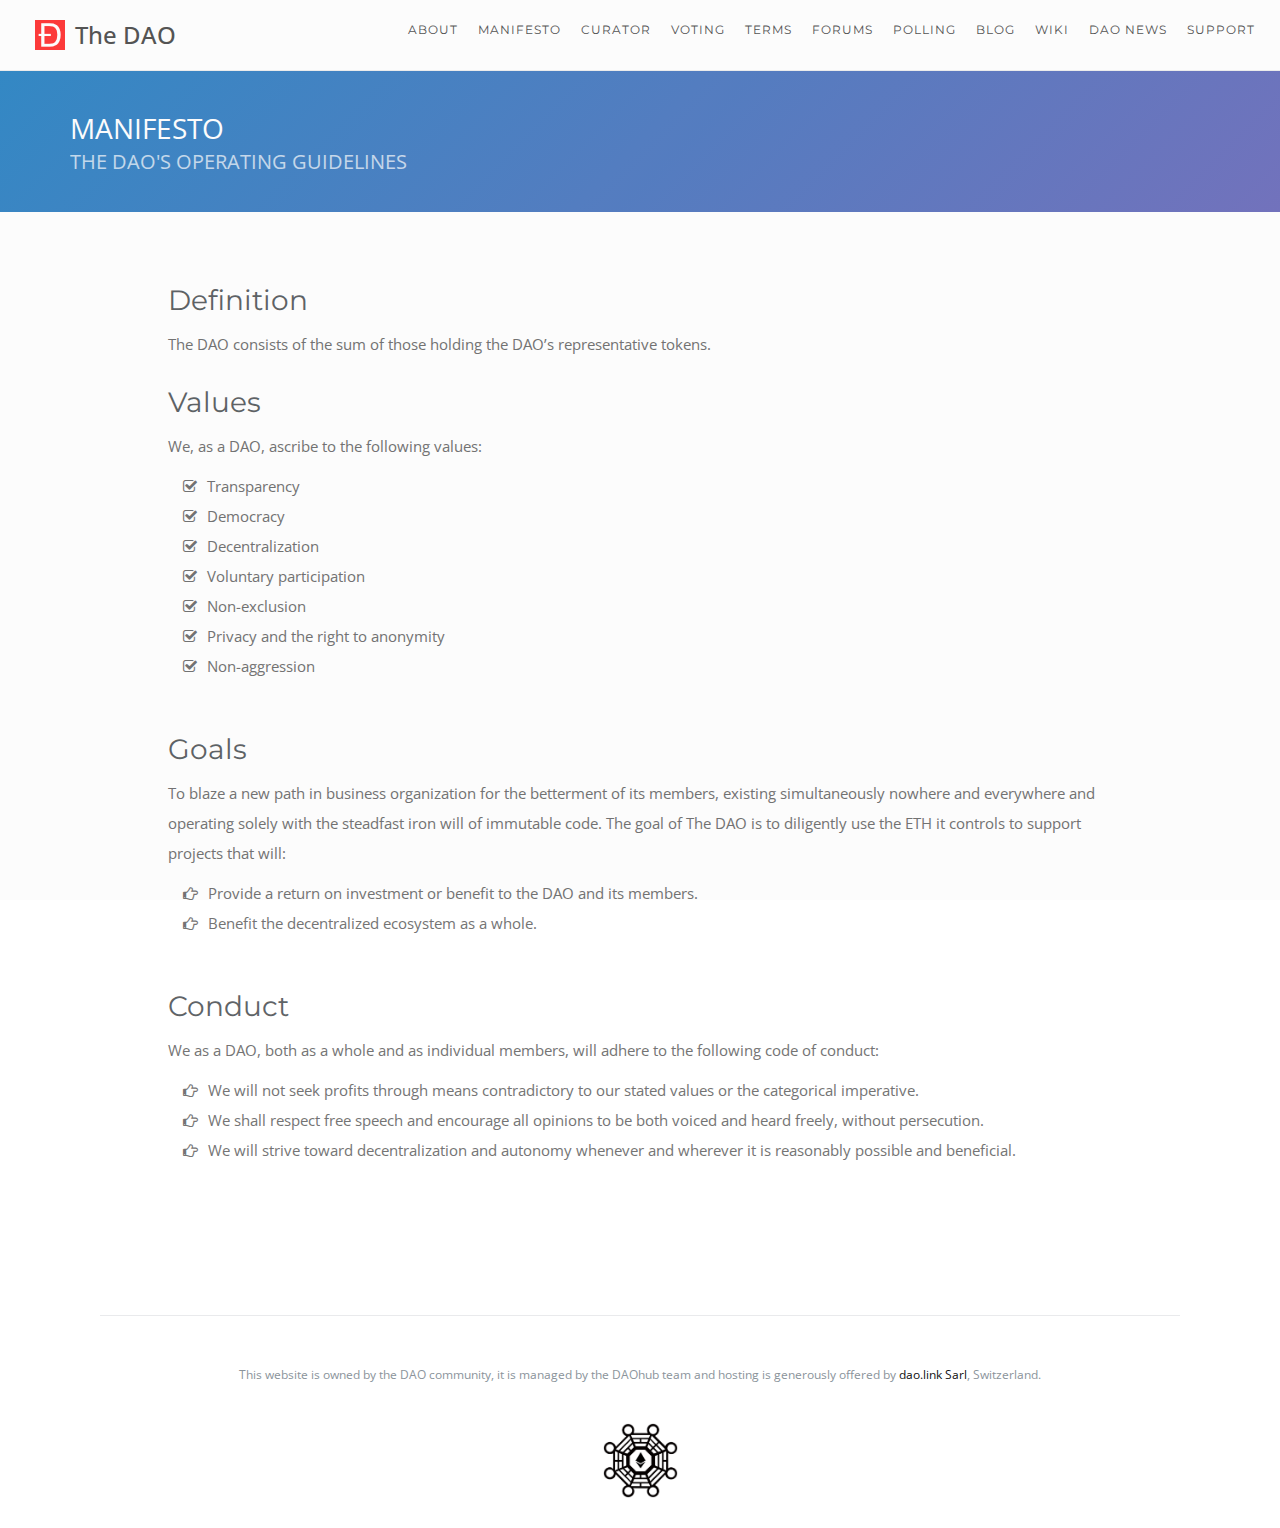
<file: manifesto.html>
<!DOCTYPE html>
<html lang="en">


    <head>
        <title>The DAO - Manifesto</title>
        <meta name="description" content="The DAO - the first Decentralized Autonomous Organization on the Ethereum blockchain">
        <meta name="keywords" content="DAO, ethereum, blockchain, decentralized, autonomous, organization">
        <meta charset="utf-8">
        <meta name="author" content="The DAO's Community">
        <meta http-equiv="X-UA-Compatible" content="IE=edge">
        <meta name="viewport" content="width=device-width, initial-scale=1.0, maximum-scale=1.0" />

        <!-- Favicons -->
        <link rel="shortcut icon" href="_assets/img/favicon.png">

        <!--
        <link rel="apple-touch-icon" href="_assets/img/apple-touch-icon.png">
        <link rel="apple-touch-icon" sizes="72x72" href="_assets/img/apple-touch-icon-72x72.png">
        <link rel="apple-touch-icon" sizes="114x114" href="_assets/img/apple-touch-icon-114x114.png">
        -->

        <!-- Load Core CSS
        =====================================-->
        <link rel="stylesheet" href="assets/css/core/bootstrap.min.css">
        <link rel="stylesheet" href="assets/css/core/animate.min.css">

        <!-- Load Main CSS
        =====================================-->
        <link rel="stylesheet" href="assets/css/main/main.css">
        <link rel="stylesheet" href="assets/css/main/setting.css">
        <link rel="stylesheet" href="assets/css/main/hover.css">

        <!-- Load Magnific Popup CSS
        =====================================-->
        <!-- <link rel="stylesheet" href="assets/css/magnific/magic.min.css"> -->
        <!-- <link rel="stylesheet" href="assets/css/magnific/magnific-popup.css">
        <link rel="stylesheet" href="assets/css/magnific/magnific-popup-zoom-gallery.css"> -->

        <!-- Load OWL Carousel CSS
        =====================================-->
        <!--<link rel="stylesheet" href="assets/css/owl-carousel/owl.carousel.css">
        <link rel="stylesheet" href="assets/css/owl-carousel/owl.theme.css">
        <link rel="stylesheet" href="assets/css/owl-carousel/owl.transitions.css">-->

        <!-- Load Color CSS - Please uncomment to apply the color.
        =====================================
        <link rel="stylesheet" href="assets/css/color/blue.css">
        <link rel="stylesheet" href="assets/css/color/brown.css">
        <link rel="stylesheet" href="assets/css/color/cyan.css">
        <link rel="stylesheet" href="assets/css/color/dark.css">
        <link rel="stylesheet" href="assets/css/color/green.css">
        <link rel="stylesheet" href="assets/css/color/orange.css">
        <link rel="stylesheet" href="assets/css/color/purple.css">
        <link rel="stylesheet" href="assets/css/color/pink.css">
        <link rel="stylesheet" href="assets/css/color/red.css">
        <link rel="stylesheet" href="assets/css/color/yellow.css">-->
        <link rel="stylesheet" href="assets/css/color/pasific.css">

        <!-- Load Fontbase Icons - Please Uncomment to use linea icons
        =====================================
        <link rel="stylesheet" href="assets/css/icon/linea-arrows-10.css">
        <link rel="stylesheet" href="assets/css/icon/linea-basic-10.css">
        <link rel="stylesheet" href="assets/css/icon/linea-basic-elaboration-10.css">
        <link rel="stylesheet" href="assets/css/icon/linea-ecommerce-10.css">
        <link rel="stylesheet" href="assets/css/icon/linea-music-10.css">
        <link rel="stylesheet" href="assets/css/icon/linea-software-10.css">
        <link rel="stylesheet" href="assets/css/icon/linea-weather-10.css">-->
        <link rel="stylesheet" href="assets/css/icon/font-awesome.css">
        <link rel="stylesheet" href="assets/css/icon/et-line-font.css">

        <!-- Load JS
        HTML5 shim and Respond.js for IE8 support of HTML5 elements and media queries
        WARNING: Respond.js doesn't work if you view the page via file://
        =====================================-->

        <!--[if lt IE 9]>
          <script src="https://oss.maxcdn.com/html5shiv/3.7.2/html5shiv.min.js"></script>
          <script src="https://oss.maxcdn.com/respond/1.4.2/respond.min.js"></script>
        <![endif]-->

        <!--- Load Custom Css -->
        <link rel="stylesheet" href="custom.css">

    </head>




    <body id="page-top" data-offset="100">

        <!-- Page Loader
        ===================================== -->
		<div id="pageloader">
			<div class="loader-item">
                <img src="_assets/img/other/puff.svg" alt="page loader">
            </div>
		</div>

        <a href="#page-top" class="go-to-top">
            <i class="fa fa-long-arrow-up"></i>
        </a>


        <!-- Navigation Area
        ===================================== -->
        <nav class="navbar navbar-pasific navbar-mp navbar-standart navbar-fixed-top">
            <div class="container-fluid">
                <div class="navbar-header">
                    <button type="button" class="navbar-toggle" data-toggle="collapse" data-target=".navbar-main-collapse">
                        <i class="fa fa-bars"></i>
                    </button>
                    <a class="navbar-brand page-scroll" href="index.html">
                        <img src="_assets/img/logo/logo-default.png" alt="logo">
                        The DAO
                    </a>
                </div>

                <div class="navbar-collapse collapse navbar-main-collapse">

                    <ul class="nav navbar-nav">


                      <!--<li><a href="creation.html" class="color-light">Creation</a></li>-->
                        <!--<li><a href="proposals.html" class="color-light">Proposals</a></li>-->
						<li><a href="about.html" class="color-light">About</a></li>
                        <li><a href="manifesto.html" class="color-light">Manifesto</a></li>
                        <li><a href="curator.html" class="color-light">Curator</a></li>
                        <li><a href="voting.html" class="color-light">Voting</a></li>
                        <li><a href="explainer.html" class="color-light">Terms</a></li>
						<li><a href="forums.html" class="color-light">Forums</a></li>
                        <li><a href="http://dao.consider.it" class="color-light">Polling</a></li>
                        <li><a href="https://blog.daohub.org/" class="color-light" target="_new">Blog</a></li>
						<li><a href="https://daowiki.atlassian.net/wiki/" class="color-light">Wiki</a></li>
                        <li><a href="http://thedailydao.io/" class="color-light">DAO news</a></li>
                        <li><a href="https://forum.daohub.org/c/theDAO/support" class="color-light">Support</a></li>


                    </ul>

                </div>
            </div>
        </nav>







        <!-- Subheader Area
        ===================================== -->
        <header class="bg-grad-stellar mt70">

            <div class="container">
                <div class="row mt20 mb30">
                    <div class="col-md-6 text-left">
                        <h3 class="color-light text-uppercase animated" data-animation="fadeInUp" data-animation-delay="100">Manifesto<small class="color-light alpha7">The DAO's Operating Guidelines</small></h3>
                    </div>

                </div>
            </div>

        </header>










        <!-- Blog Area
        ===================================== -->
        <section id="blog" class="pt50 pb50">
            <div class="container">

                <div class="row">
                    <div class="col-md-10 col-md-offset-1">

                        <div class="blog-three-mini">


                            <h3 class="color-dark">Definition</h3>

                            <p>The DAO consists of the sum of those holding the DAO’s representative tokens.</p>

                            <h3 class="color-dark">Values</h3>

                            <p class="mb10">We, as a DAO, ascribe to the following values:</p>

                            <ul class="icon-list mb25">
                                <li><i class="fa fa-check-square-o"></i>Transparency</li>
                                <li><i class="fa fa-check-square-o"></i>Democracy</li>
                                <li><i class="fa fa-check-square-o"></i>Decentralization</li>
                                <li><i class="fa fa-check-square-o"></i>Voluntary participation</li>
                                <li><i class="fa fa-check-square-o"></i>Non-exclusion</li>
                                <li><i class="fa fa-check-square-o"></i>Privacy and the right to anonymity</li>
                                <li><i class="fa fa-check-square-o"></i>Non-aggression</li>
                            </ul>


                            <h3 class="color-dark pt25">Goals</h3>

                            <p class="mb10">To blaze a new path in business organization for the betterment of its members, existing simultaneously nowhere and everywhere and operating solely with the steadfast iron will of immutable code. The goal of The DAO is to diligently use the ETH it controls to support projects that will:</p>

                            <ul class="icon-list mb25">
                                <li><i class="fa fa-hand-o-right"></i>Provide a return on investment or benefit to the DAO and its members.</li>
                                <li><i class="fa fa-hand-o-right"></i>Benefit the decentralized ecosystem as a whole.</li>
                            </ul>


                            <h3 class="color-dark pt25">Conduct</h3>

                            <p class="mb10">We as a DAO, both as a whole and as individual members, will adhere to the following code of conduct:</p>

                            <ul class="icon-list mb25">
                                <li><i class="fa fa-hand-o-right"></i>We will not seek profits through means contradictory to our stated values or the categorical imperative.</li>
                                <li><i class="fa fa-hand-o-right"></i>We shall respect free speech and encourage all opinions to be both voiced and heard freely, without persecution.</li>
                                <li><i class="fa fa-hand-o-right"></i>We will strive toward decentralization and autonomy whenever and wherever it is reasonably possible and beneficial.</li>
                            </ul>



                        </div>

                    </div>

                </div>

            </div>
        </section>











        <!-- Footer Area
        =====================================-->
        <footer id="footer" class="footer-one center-block bg-light pt50 pb30">
            <div class="container">
                <div class="row">

                    <!-- <div class="col-md-2 col-xs-12 mb25">
                        <div class="navbar-brand-footer center-block">The DAO</div>
                        <div class="copyright center-block">&copy; 2016. All rights reserved.</div>
                    </div> -->

                   <div class="col-md-12 col-xs-12 text-center">
                        <div class="row">
                            <div class="col-sm-12">
                                <ul class=" bb-solid-1">
                                </ul>
                            </div>

                            <div class="col-sm-12 mt25">
                                <ul>
                                </ul>
                            </div>
                        </div>
                        <div class="imprint">
                            This website is owned by the DAO community, it is managed by the DAOhub team and hosting is generously offered by <a href="http://daolink.io" target="_new">dao.link Sarl</a>, Switzerland.
                        </div>
                        <br>
                        </br>
                        <div>
                            <img src="_assets/img/daohub_sharp(inverted).png" width="75" height="75" alt="DAOhub" class="FooterLogo">
                        </div>
                    </div>


                </div>

            </div>
        </footer>







        <!-- JQuery Core
        =====================================-->
        <script src="assets/js/core/jquery.min.js"></script>
        <script src="assets/js/core/bootstrap.min.js"></script>

        <!-- Magnific Popup
        =====================================-->
        <!-- <script src="assets/js/magnific-popup/jquery.magnific-popup.min.js"></script>
        <script src="assets/js/magnific-popup/magnific-popup-zoom-gallery.js"></script>
         -->


        <!-- Progress Bars
        =====================================-->
        <!-- <script src="assets/js/progress-bar/bootstrap-progressbar.js"></script>
        <script src="assets/js/progress-bar/bootstrap-progressbar-main.js"></script>   -->


        <!-- Typed
        =====================================-->
        <script src="assets/js/typed/typed.min.js"></script>




        <!-- JQuery Main
        =====================================-->
        <script src="assets/js/main/jquery.appear.js"></script>
        <!-- <script src="assets/js/main/isotope.pkgd.min.js"></script> -->
        <!-- <script src="assets/js/main/parallax.min.js"></script> -->
        <script src="assets/js/main/jquery.countTo.js"></script>
        <script src="assets/js/main/owl.carousel.min.js"></script>
        <!-- <script src="assets/js/main/jquery.sticky.js"></script> -->
        <script src="assets/js/main/imagesloaded.pkgd.min.js"></script>
        <script src="assets/js/main/main.js"></script>

        <script src="custom.js"></script>




        <script>
        (function(i,s,o,g,r,a,m){i['GoogleAnalyticsObject']=r;i[r]=i[r]||function(){
        (i[r].q=i[r].q||[]).push(arguments)},i[r].l=1*new Date();a=s.createElement(o),
        m=s.getElementsByTagName(o)[0];a.async=1;a.src=g;m.parentNode.insertBefore(a,m)
        })(window,document,'script','https://www.google-analytics.com/analytics.js','ga');

        ga('create', 'UA-52631731-4', 'auto');
        ga('send', 'pageview');

        </script>
    </body>
</html>
</file>
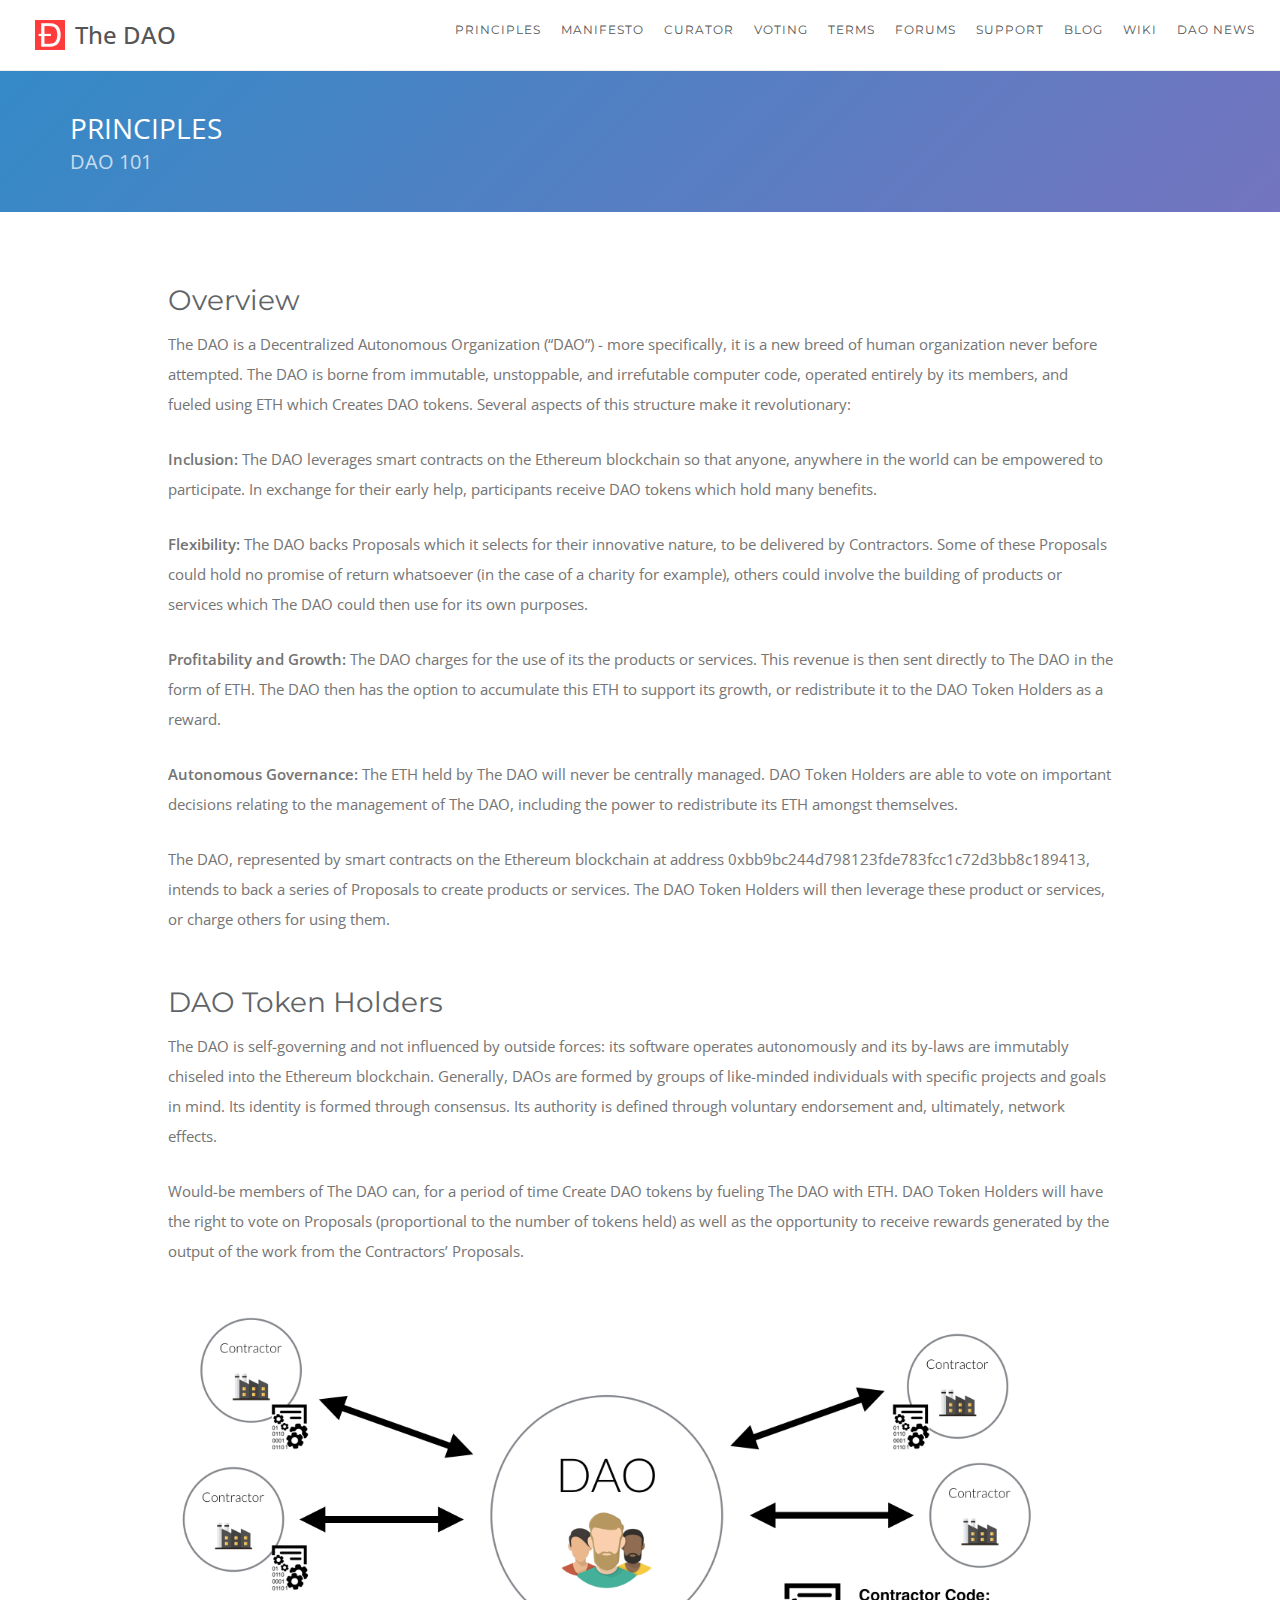
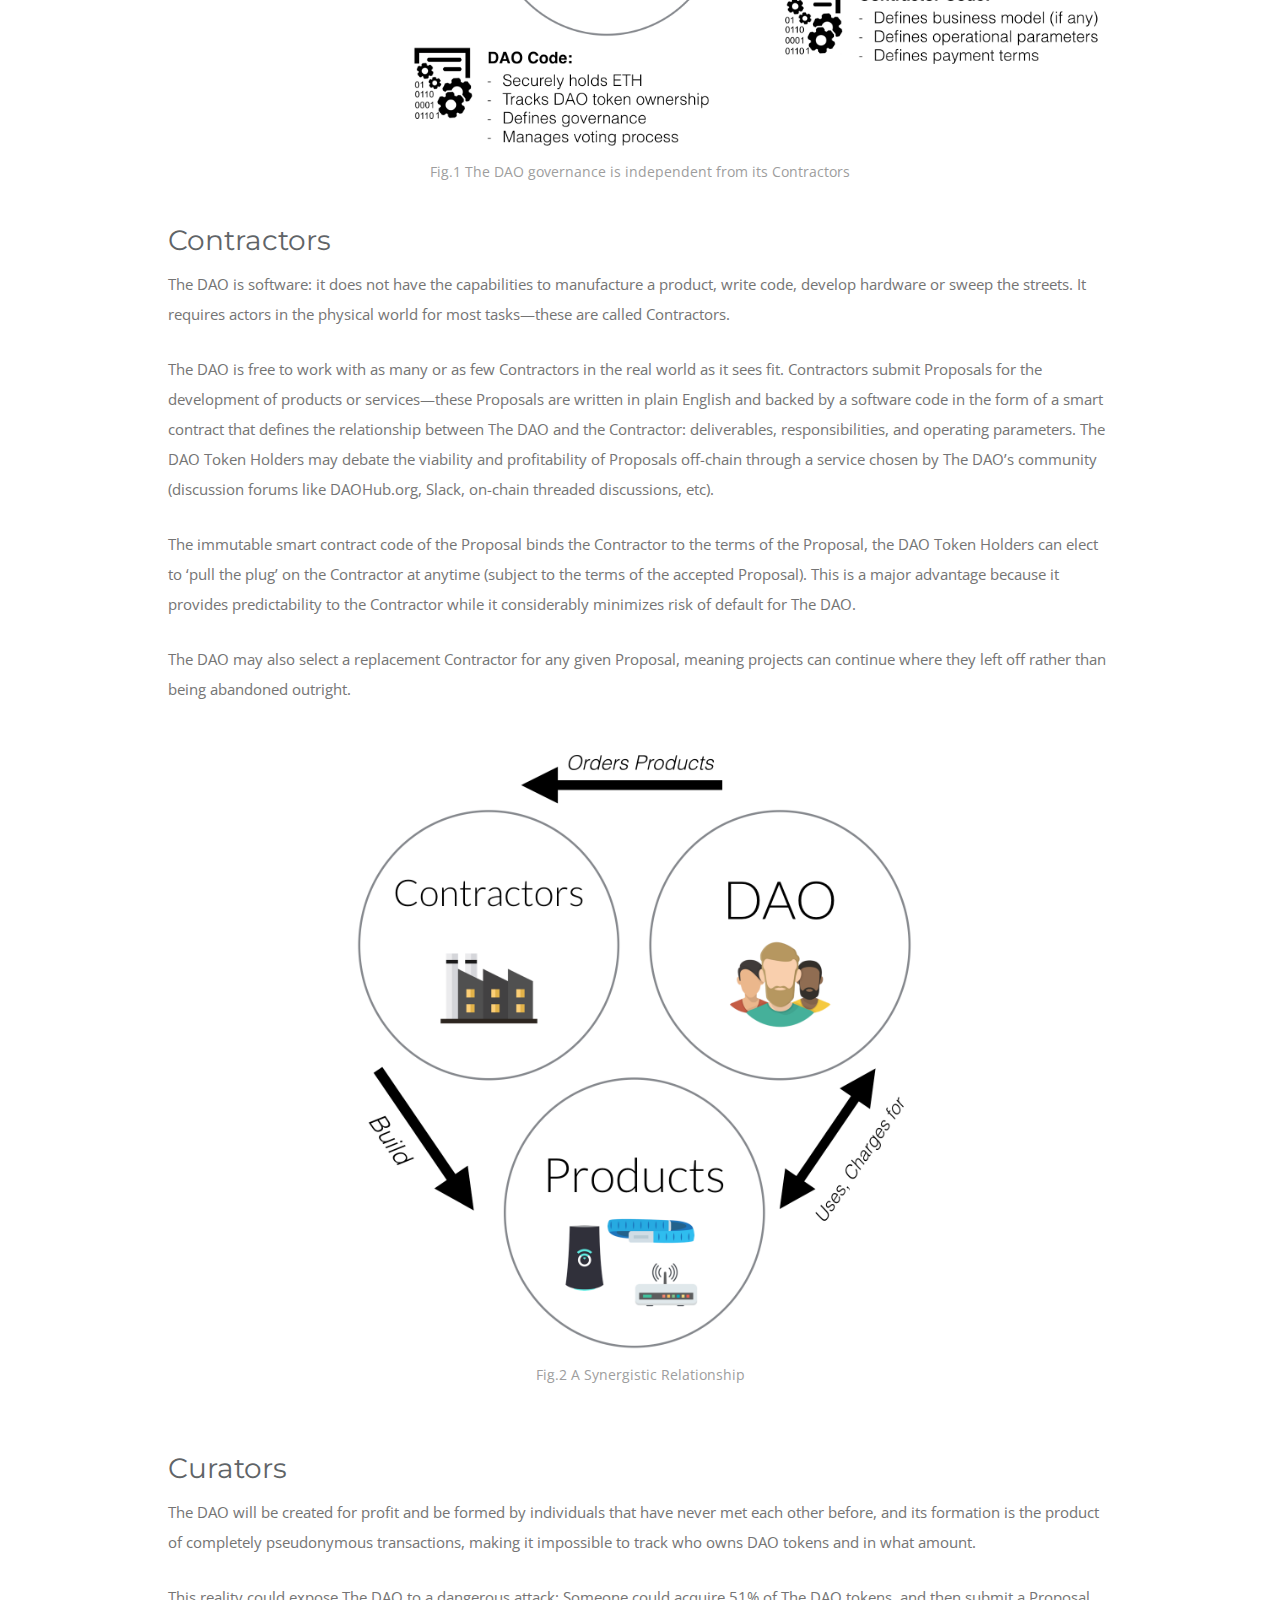
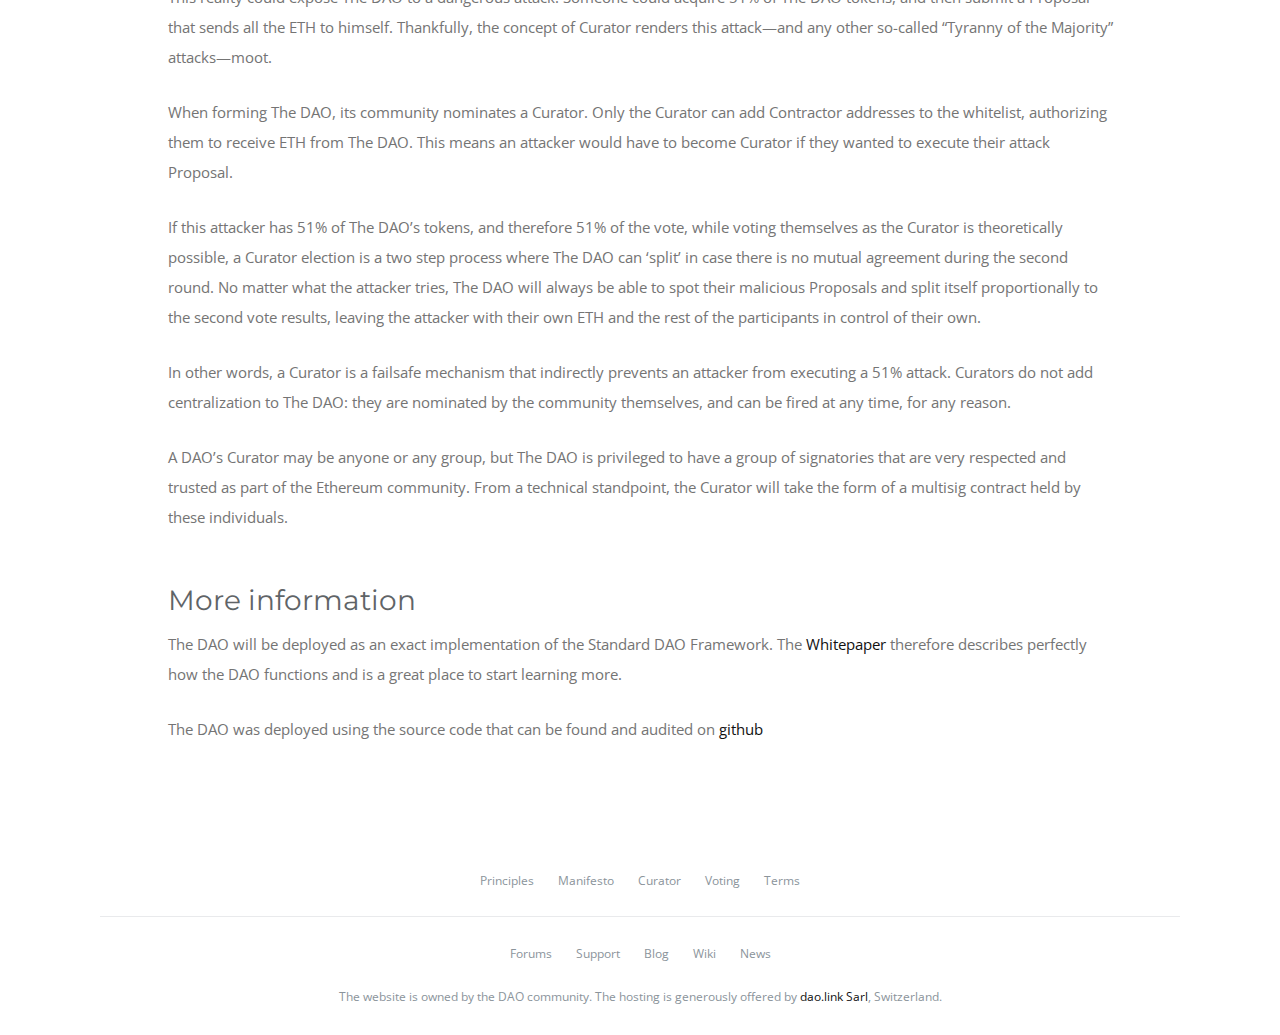
<file: principles.html>
<!DOCTYPE html>
<html lang="en">


    <head>
        <title>The DAO - Principles</title>        
        <meta name="description" content="The DAO - the first Decentralized Autonomous Organization on the Ethereum blockchain">
        <meta name="keywords" content="DAO, ethereum, blockchain, decentralized, autonomous, organization">
        <meta charset="utf-8">
        <meta name="author" content="The DAO's Community">
        <meta http-equiv="X-UA-Compatible" content="IE=edge">
        <meta name="viewport" content="width=device-width, initial-scale=1.0, maximum-scale=1.0" />
        
        <!-- Favicons -->
        <link rel="shortcut icon" href="_assets/img/favicon.png">
        
        <!--     
        <link rel="apple-touch-icon" href="_assets/img/apple-touch-icon.png">
        <link rel="apple-touch-icon" sizes="72x72" href="_assets/img/apple-touch-icon-72x72.png">
        <link rel="apple-touch-icon" sizes="114x114" href="_assets/img/apple-touch-icon-114x114.png"> 
        -->
        
        <!-- Load Core CSS 
        =====================================-->
        <link rel="stylesheet" href="assets/css/core/bootstrap.min.css">
        <link rel="stylesheet" href="assets/css/core/animate.min.css">
        
        <!-- Load Main CSS 
        =====================================-->
        <link rel="stylesheet" href="assets/css/main/main.css">
        <link rel="stylesheet" href="assets/css/main/setting.css">
        <link rel="stylesheet" href="assets/css/main/hover.css">
        
        <!-- Load Magnific Popup CSS 
        =====================================-->
        <!-- <link rel="stylesheet" href="assets/css/magnific/magic.min.css"> -->   
        <!-- <link rel="stylesheet" href="assets/css/magnific/magnific-popup.css">              
        <link rel="stylesheet" href="assets/css/magnific/magnific-popup-zoom-gallery.css"> -->
        
        <!-- Load OWL Carousel CSS 
        =====================================-->
        <!--<link rel="stylesheet" href="assets/css/owl-carousel/owl.carousel.css">
        <link rel="stylesheet" href="assets/css/owl-carousel/owl.theme.css">
        <link rel="stylesheet" href="assets/css/owl-carousel/owl.transitions.css">-->
        
        <!-- Load Color CSS - Please uncomment to apply the color.
        =====================================      
        <link rel="stylesheet" href="assets/css/color/blue.css">
        <link rel="stylesheet" href="assets/css/color/brown.css">
        <link rel="stylesheet" href="assets/css/color/cyan.css">
        <link rel="stylesheet" href="assets/css/color/dark.css">
        <link rel="stylesheet" href="assets/css/color/green.css">
        <link rel="stylesheet" href="assets/css/color/orange.css">
        <link rel="stylesheet" href="assets/css/color/purple.css">
        <link rel="stylesheet" href="assets/css/color/pink.css">
        <link rel="stylesheet" href="assets/css/color/red.css">
        <link rel="stylesheet" href="assets/css/color/yellow.css">-->
        <link rel="stylesheet" href="assets/css/color/pasific.css">
        
        <!-- Load Fontbase Icons - Please Uncomment to use linea icons
        =====================================       
        <link rel="stylesheet" href="assets/css/icon/linea-arrows-10.css">
        <link rel="stylesheet" href="assets/css/icon/linea-basic-10.css">
        <link rel="stylesheet" href="assets/css/icon/linea-basic-elaboration-10.css">
        <link rel="stylesheet" href="assets/css/icon/linea-ecommerce-10.css">
        <link rel="stylesheet" href="assets/css/icon/linea-music-10.css">
        <link rel="stylesheet" href="assets/css/icon/linea-software-10.css">
        <link rel="stylesheet" href="assets/css/icon/linea-weather-10.css">--> 
        <link rel="stylesheet" href="assets/css/icon/font-awesome.css">
        <link rel="stylesheet" href="assets/css/icon/et-line-font.css">
        
        <!-- Load JS
        HTML5 shim and Respond.js for IE8 support of HTML5 elements and media queries
        WARNING: Respond.js doesn't work if you view the page via file://
        =====================================-->

        <!--[if lt IE 9]>
          <script src="https://oss.maxcdn.com/html5shiv/3.7.2/html5shiv.min.js"></script>
          <script src="https://oss.maxcdn.com/respond/1.4.2/respond.min.js"></script>
        <![endif]-->

        <!--- Load Custom Css -->
        <link rel="stylesheet" href="custom.css">
        
    </head>




    <body id="page-top" data-offset="100">
        
        <!-- Page Loader
        ===================================== -->
		<div id="pageloader">
			<div class="loader-item">
                <img src="_assets/img/other/puff.svg" alt="page loader">
            </div>
		</div>
        
        <a href="#page-top" class="go-to-top">
            <i class="fa fa-long-arrow-up"></i>
        </a>
        
        
        <!-- Navigation Area
        ===================================== -->
        <nav class="navbar navbar-pasific navbar-mp navbar-standart navbar-fixed-top">
            <div class="container-fluid">
                <div class="navbar-header">
                    <button type="button" class="navbar-toggle" data-toggle="collapse" data-target=".navbar-main-collapse">
                        <i class="fa fa-bars"></i>
                    </button>
                    <a class="navbar-brand page-scroll" href="index.html">
                        <img src="_assets/img/logo/logo-default.png" alt="logo">
                        The DAO
                    </a>
                </div>
        
                <div class="navbar-collapse collapse navbar-main-collapse">

                    <ul class="nav navbar-nav">


                       <!--<li><a href="creation.html" class="color-light">Creation</a></li>-->
                        <!--<li><a href="proposals.html" class="color-light">Proposals</a></li>-->
						<li><a href="principles.html" class="color-light">Principles</a></li>
                        <li><a href="manifesto.html" class="color-light">Manifesto</a></li>
                        <li><a href="curator.html" class="color-light">Curator</a></li>                  
                        <li><a href="voting.html" class="color-light">Voting</a></li>
                        <li><a href="explainer.html" class="color-light">Terms</a></li>
						<li><a href="forums.html" class="color-light">Forums</a></li>
                        <li><a href="https://forum.daohub.org/c/theDAO/support" class="color-light">Support</a></li>
                        <li><a href="https://blog.daohub.org/" class="color-light" target="_new">Blog</a></li>
						<li><a href="https://daowiki.atlassian.net/wiki/" class="color-light">Wiki</a></li>
                        <li><a href="http://thedailydao.io/" class="color-light">DAO news</a></li>
                        
                    </ul>
                
                </div>
            </div>
        </nav>
        
        




        
        <!-- Subheader Area
        ===================================== -->
        <header class="bg-grad-stellar mt70">

            <div class="container">
                <div class="row mt20 mb30">
                    <div class="col-md-6 text-left">
                        <h3 class="color-light text-uppercase animated" data-animation="fadeInUp" data-animation-delay="100">Principles<small class="color-light alpha7">DAO 101</small></h3>
                    </div>

                </div>
            </div>

        </header>








        
        
        <!-- Blog Area
        ===================================== -->
        <section id="blog" class="pt50 pb50">
            <div class="container">
                
                <div class="row">
                    <div class="col-md-10 col-md-offset-1">
                        
                        <div class="blog-three-mini">


                            <h3 class="color-dark">Overview</h3> 

                            <p>The DAO is a Decentralized Autonomous Organization (“DAO”) - more specifically, it is a new breed of human organization never before attempted. The DAO is borne from immutable, unstoppable, and irrefutable computer code, operated entirely by its members, and fueled using ETH which Creates DAO tokens. Several aspects of this structure make it revolutionary:</p>

                            <p><strong>Inclusion:</strong> The DAO leverages smart contracts on the Ethereum blockchain so that anyone, anywhere in the world can be empowered to participate. In exchange for their early help, participants receive DAO tokens which hold many benefits.</p>

                            <p><strong>Flexibility:</strong> The DAO backs Proposals which it selects for their innovative nature, to be delivered by Contractors. Some of these Proposals could hold no promise of return whatsoever (in the case of a charity for example), others could involve the building of products or services which The DAO could then use for its own purposes. </p>


                            <p><strong>Profitability and Growth:</strong> The DAO charges for the use of its the products or services. This revenue is then sent directly to The DAO in the form of ETH. The DAO then has the option to accumulate this ETH to support its growth, or redistribute it to the DAO Token Holders as a reward.</p>

                            <p><strong>Autonomous Governance:</strong> The ETH held by The DAO will never be centrally managed. DAO Token Holders are able to vote on important decisions relating to the management of The DAO, including the power to redistribute its ETH amongst themselves.</p>

                            <p>The DAO, represented by smart contracts on the Ethereum blockchain at address 0xbb9bc244d798123fde783fcc1c72d3bb8c189413, intends to back a series of Proposals to create products or services. The DAO Token Holders will then leverage these product or services, or charge others for using them.</p>




                            <h3 class="color-dark pt25">DAO Token Holders</h3> 

                            <p>The DAO is self-governing and not influenced by outside forces: its software operates autonomously and its by-laws are immutably chiseled into the Ethereum blockchain. Generally, DAOs are formed by groups of like-minded individuals with specific projects and goals in mind. Its identity is formed through consensus. Its authority is defined through voluntary endorsement and, ultimately, network effects.</p>


                            <p>Would-be members of The DAO can, for a period of time Create DAO tokens by fueling The DAO with ETH. DAO Token Holders will have the right to vote on Proposals (proportional to the number of tokens held) as well as the opportunity to receive rewards generated by the output of the work from the Contractors’ Proposals.</p>


                            <p align="center" class="mt45 mb35">
                                <img src="_assets/img/principles/independence.png" alt="independence"  class="img-responsive">
                                <small>Fig.1 The DAO governance is independent from its Contractors</small>
                            </p>

                            


                            <h3 class="color-dark">Contractors</h3>

                            <p>The DAO is software: it does not have the capabilities to manufacture a product, write code, develop hardware or sweep the streets. It requires actors in the physical world for most tasks&mdash;these are called Contractors.</p>

                            <p>The DAO is free to work with as many or as few Contractors in the real world as it sees fit. Contractors submit Proposals for the development of products or services&mdash;these Proposals are written in plain English and backed by a software code in the form of a smart contract that defines the relationship between The DAO and the Contractor: deliverables, responsibilities, and operating parameters. The DAO Token Holders may debate the viability and profitability of Proposals off-chain through a service chosen by The DAO’s community (discussion forums like DAOHub.org, Slack, on-chain threaded discussions, etc).</p>


                            <p>The immutable smart contract code of the Proposal binds the Contractor to the terms of the Proposal, the DAO Token Holders can elect to ‘pull the plug’ on the Contractor at anytime (subject to the terms of the accepted Proposal). This is a major advantage because it provides predictability to the Contractor while it considerably minimizes risk of default for The DAO. </p>

                            <p>The DAO may also select a replacement Contractor for any given Proposal, meaning projects can continue where they left off rather than being abandoned outright.</p>


                            <p align="center" class="mt45 mb35">
                                <img src="_assets/img/principles/synergistic.png" alt="Synergistic" width="600" class="img-responsive">
                                <small>Fig.2 A Synergistic Relationship</small>
                            </p>
                           



                            <h3 class="color-dark pt25">Curators</h3>

                            <p>The DAO will be created for profit and be formed by individuals that have never met each other before, and its formation is the product of completely pseudonymous transactions, making it impossible to track who owns DAO tokens and in what amount.</p>

                            <p>This reality could expose The DAO to a dangerous attack: Someone could acquire 51% of The DAO tokens, and then submit a Proposal that sends all the ETH to himself. Thankfully, the concept of Curator renders this attack&mdash;and any other so-called “Tyranny of the Majority” attacks&mdash;moot.</p>


                            <p>When forming The DAO, its community nominates a Curator. Only the Curator can add Contractor addresses to the whitelist, authorizing them to receive ETH from The DAO. This means an attacker would have to become Curator if they wanted to execute their attack Proposal.</p> 

                            <p>If this attacker has 51% of The DAO’s tokens, and therefore 51% of the vote, while voting themselves as the Curator is theoretically possible, a Curator election is a two step process where The DAO can ‘split’ in case there is no mutual agreement during the second round. No matter what the attacker tries, The DAO will always be able to spot their malicious Proposals and split itself proportionally to the second vote results, leaving the attacker with their own ETH and the rest of the participants in control of their own.</p>


                            <p>In other words, a Curator is a failsafe mechanism that indirectly prevents an attacker from executing a 51% attack. Curators do not add centralization to The DAO: they are nominated by the community themselves, and can be fired at any time, for any reason.</p>

                            <p>A DAO’s Curator may be anyone or any group, but The DAO is privileged to have a group of signatories that are very respected and trusted as part of the Ethereum community. From a technical standpoint, the Curator will take the form of a multisig contract held by these individuals.</p>


                

                            <h3 class="color-dark pt25">More information</h3>

                            <p>The DAO will be deployed as an exact implementation of the Standard DAO Framework. The <a href="https://download.slock.it/public/DAO/WhitePaper.pdf" target="_new">Whitepaper</a> therefore describes perfectly how the DAO functions and is a great place to start learning more.</p>

                            <p>The DAO was deployed using the source code that can be found and audited on <a href="https://github.com/slockit/dao" target="_new">github</a></p>
                            
                        </div>
                
                    </div>                    
                    
                </div>
                
            </div>
        </section>





        




    
        <!-- Footer Area
        =====================================-->
        <footer id="footer" class="footer-one center-block bg-light pt50 pb30">
            <div class="container">
                <div class="row">
                    
                    <!-- <div class="col-md-2 col-xs-12 mb25">
                        <div class="navbar-brand-footer center-block">The DAO</div>
                        <div class="copyright center-block">&copy; 2016. All rights reserved.</div>
                    </div> -->
                    
                     <div class="col-md-12 col-xs-12 text-center">
                        <div class="row">
                            <div class="col-sm-12">
                                <ul class=" bb-solid-1">
                                    <!--<li><a href="creation.html">Creation</a></li>-->
                                    <!--<li><a href="proposals.html">Proposals</a></li>-->
									<li><a href="principles.html">Principles</a></li>
                                    <li><a href="manifesto.html">Manifesto</a></li>
                                    <li><a href="curator.html">Curator</a></li>
									 <li><a href="voting.html">Voting</a></li>
									   <li><a href="explainer.html">Terms</a></li>
                                </ul>
                            </div>
                            
                            <div class="col-sm-12 mt25">
                                <ul>
                                   
                                    <li><a href="forums.html">Forums</a></li>
                                    <li><a href="https://forum.daohub.org/c/theDAO/support">Support</a></li>
									<li><a href="https://blog.daohub.org/">Blog</a></li>
									<li><a href="https://daowiki.atlassian.net/wiki/">Wiki</a></li>
									<li><a href="http://thedailydao.io/">News</a></li>
									
                                </ul>
                            </div>
                        </div>
                        <div class="imprint">
                            The website is owned by the DAO community. The hosting is generously offered by <a href="http://daolink.io" target="_new">dao.link Sarl</a>, Switzerland.
                        </div>
                    </div>
                    
                    
                </div>
                
            </div>
        </footer>
        






        <!-- JQuery Core
        =====================================-->
        <script src="assets/js/core/jquery.min.js"></script>
        <script src="assets/js/core/bootstrap.min.js"></script>
        
        <!-- Magnific Popup
        =====================================-->
        <!-- <script src="assets/js/magnific-popup/jquery.magnific-popup.min.js"></script>
        <script src="assets/js/magnific-popup/magnific-popup-zoom-gallery.js"></script>
         -->


        <!-- Progress Bars
        =====================================-->
        <!-- <script src="assets/js/progress-bar/bootstrap-progressbar.js"></script>
        <script src="assets/js/progress-bar/bootstrap-progressbar-main.js"></script>   -->      


        <!-- Typed
        =====================================-->
        <script src="assets/js/typed/typed.min.js"></script>




        
        <!-- JQuery Main
        =====================================-->
        <script src="assets/js/main/jquery.appear.js"></script>
        <!-- <script src="assets/js/main/isotope.pkgd.min.js"></script> -->
        <!-- <script src="assets/js/main/parallax.min.js"></script> -->
        <script src="assets/js/main/jquery.countTo.js"></script>
        <script src="assets/js/main/owl.carousel.min.js"></script>
        <!-- <script src="assets/js/main/jquery.sticky.js"></script> -->
        <script src="assets/js/main/imagesloaded.pkgd.min.js"></script>
        <script src="assets/js/main/main.js"></script>

        <script src="custom.js"></script>
        




        <script>
        (function(i,s,o,g,r,a,m){i['GoogleAnalyticsObject']=r;i[r]=i[r]||function(){
        (i[r].q=i[r].q||[]).push(arguments)},i[r].l=1*new Date();a=s.createElement(o),
        m=s.getElementsByTagName(o)[0];a.async=1;a.src=g;m.parentNode.insertBefore(a,m)
        })(window,document,'script','https://www.google-analytics.com/analytics.js','ga');

        ga('create', 'UA-52631731-4', 'auto');
        ga('send', 'pageview');

        </script>
    </body>
</html>
</file>
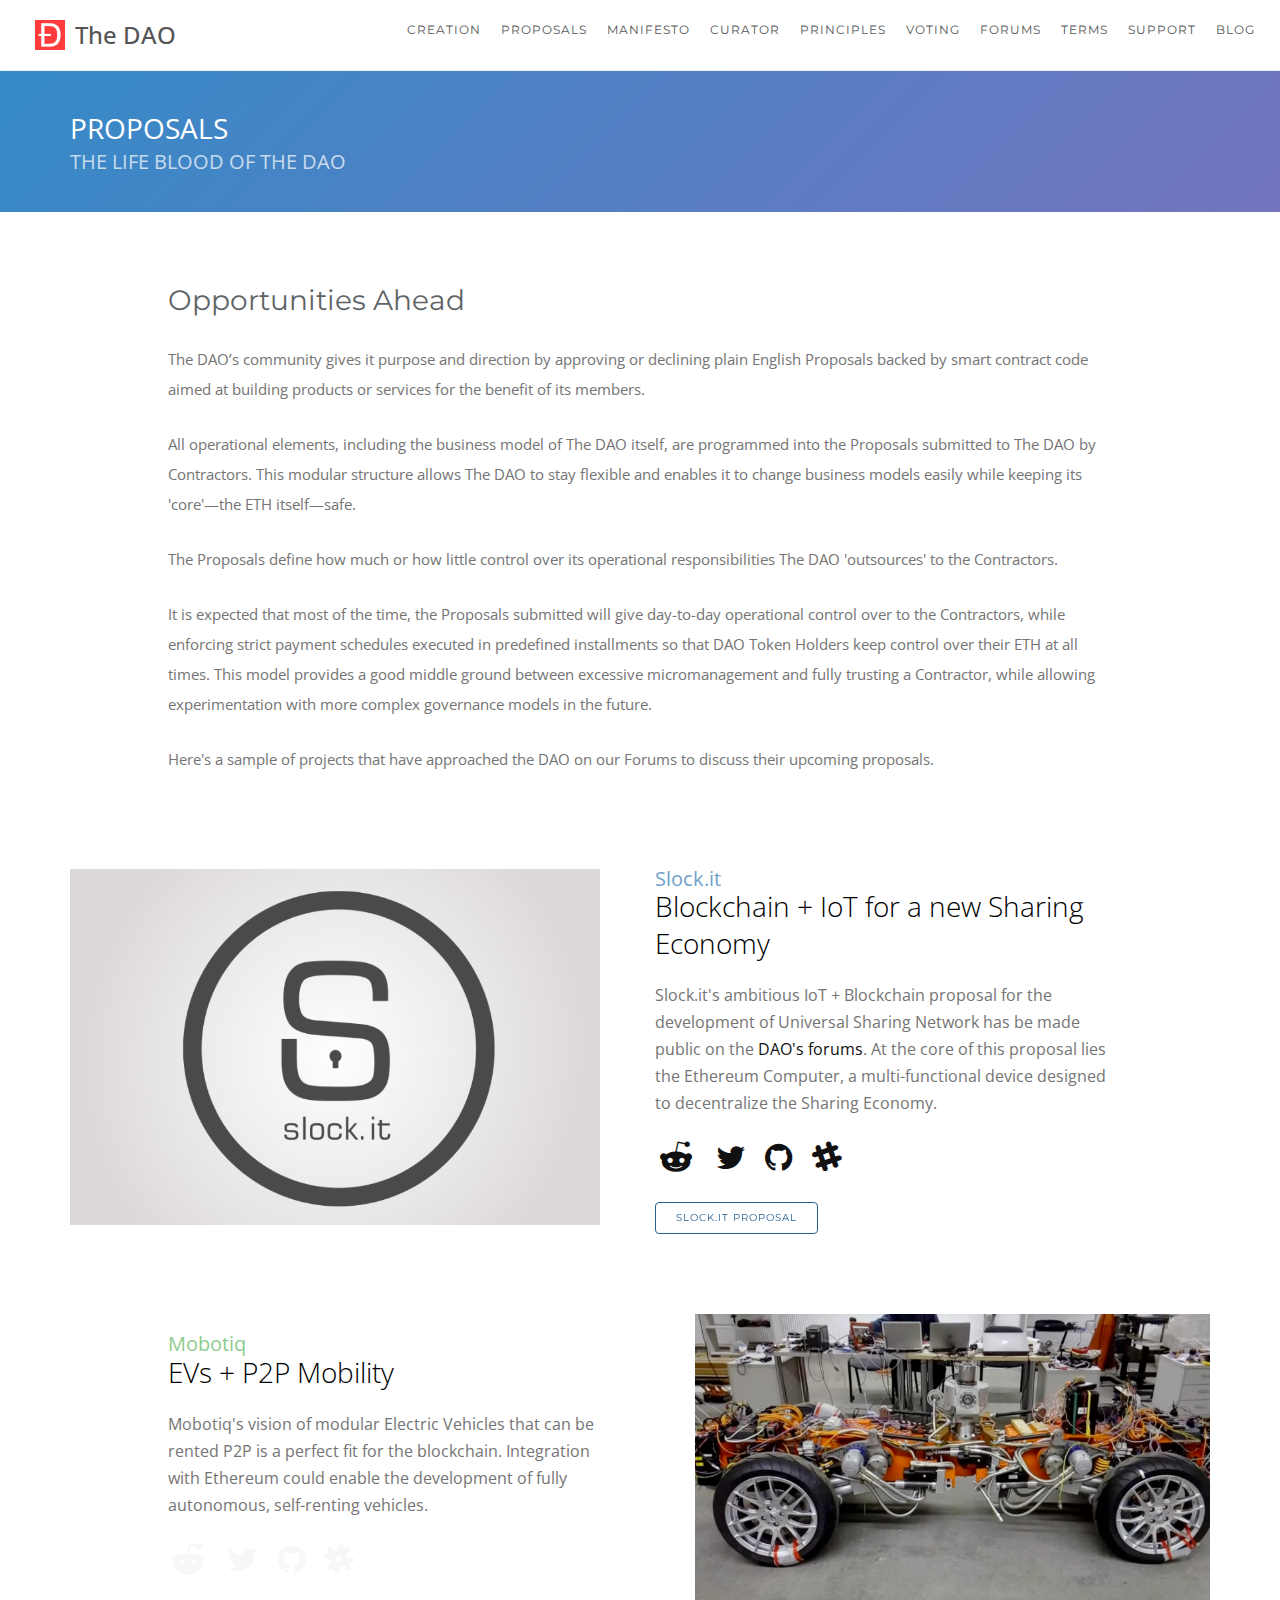
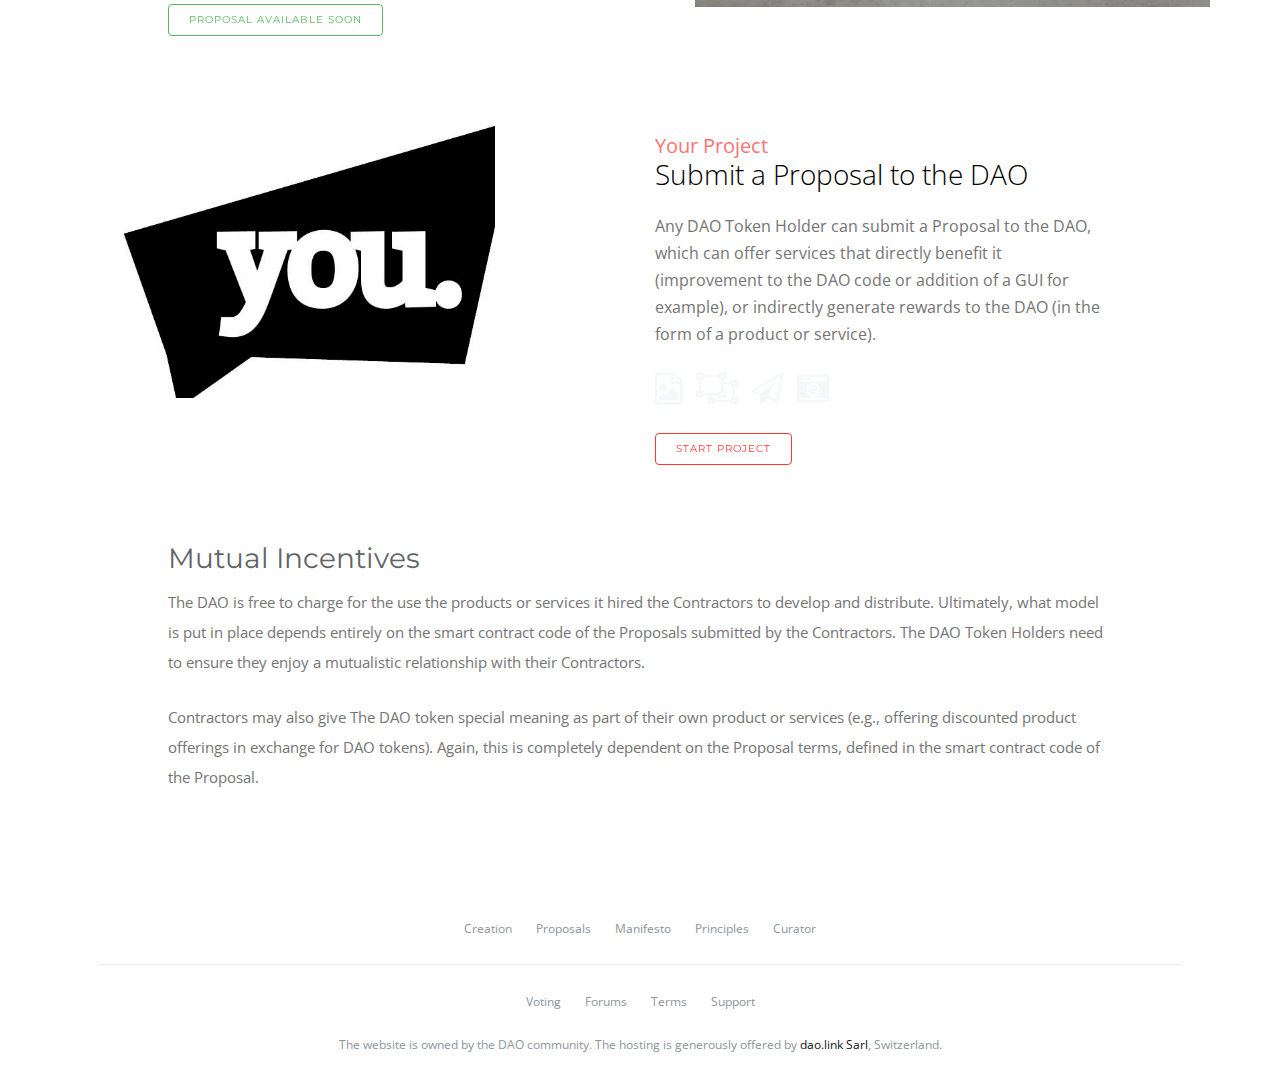
<file: proposals.html>
<!DOCTYPE html>
<html lang="en">


    <head>
        <title>The DAO - Proposals</title>        
        <meta name="description" content="The DAO - the first Decentralized Autonomous Organization on the Ethereum blockchain">
        <meta name="keywords" content="DAO, ethereum, blockchain, decentralized, autonomous, organization">
        <meta charset="utf-8">
        <meta name="author" content="The DAO's Community">
        <meta http-equiv="X-UA-Compatible" content="IE=edge">
        <meta name="viewport" content="width=device-width, initial-scale=1.0, maximum-scale=1.0" />
        
        <!-- Favicons -->
        <link rel="shortcut icon" href="_assets/img/favicon.png">
        
        <!--     
        <link rel="apple-touch-icon" href="_assets/img/apple-touch-icon.png">
        <link rel="apple-touch-icon" sizes="72x72" href="_assets/img/apple-touch-icon-72x72.png">
        <link rel="apple-touch-icon" sizes="114x114" href="_assets/img/apple-touch-icon-114x114.png"> 
        -->
        
        <!-- Load Core CSS 
        =====================================-->
        <link rel="stylesheet" href="assets/css/core/bootstrap.min.css">
        <link rel="stylesheet" href="assets/css/core/animate.min.css">
        
        <!-- Load Main CSS 
        =====================================-->
        <link rel="stylesheet" href="assets/css/main/main.css">
        <link rel="stylesheet" href="assets/css/main/setting.css">
        <link rel="stylesheet" href="assets/css/main/hover.css">
        
        <!-- Load Magnific Popup CSS 
        =====================================-->
        <!-- <link rel="stylesheet" href="assets/css/magnific/magic.min.css"> -->   
        <!-- <link rel="stylesheet" href="assets/css/magnific/magnific-popup.css">              
        <link rel="stylesheet" href="assets/css/magnific/magnific-popup-zoom-gallery.css"> -->
        
        <!-- Load OWL Carousel CSS 
        =====================================-->
        <!--<link rel="stylesheet" href="assets/css/owl-carousel/owl.carousel.css">
        <link rel="stylesheet" href="assets/css/owl-carousel/owl.theme.css">
        <link rel="stylesheet" href="assets/css/owl-carousel/owl.transitions.css">-->
        
        <!-- Load Color CSS - Please uncomment to apply the color.
        =====================================      
        <link rel="stylesheet" href="assets/css/color/blue.css">
        <link rel="stylesheet" href="assets/css/color/brown.css">
        <link rel="stylesheet" href="assets/css/color/cyan.css">
        <link rel="stylesheet" href="assets/css/color/dark.css">
        <link rel="stylesheet" href="assets/css/color/green.css">
        <link rel="stylesheet" href="assets/css/color/orange.css">
        <link rel="stylesheet" href="assets/css/color/purple.css">
        <link rel="stylesheet" href="assets/css/color/pink.css">
        <link rel="stylesheet" href="assets/css/color/red.css">
        <link rel="stylesheet" href="assets/css/color/yellow.css">-->
        <link rel="stylesheet" href="assets/css/color/pasific.css">
        
        <!-- Load Fontbase Icons - Please Uncomment to use linea icons
        =====================================       
        <link rel="stylesheet" href="assets/css/icon/linea-arrows-10.css">
        <link rel="stylesheet" href="assets/css/icon/linea-basic-10.css">
        <link rel="stylesheet" href="assets/css/icon/linea-basic-elaboration-10.css">
        <link rel="stylesheet" href="assets/css/icon/linea-ecommerce-10.css">
        <link rel="stylesheet" href="assets/css/icon/linea-music-10.css">
        <link rel="stylesheet" href="assets/css/icon/linea-software-10.css">
        <link rel="stylesheet" href="assets/css/icon/linea-weather-10.css">--> 
        <link rel="stylesheet" href="assets/css/icon/font-awesome.css">
        <link rel="stylesheet" href="assets/css/icon/et-line-font.css">
        
        <!-- Load JS
        HTML5 shim and Respond.js for IE8 support of HTML5 elements and media queries
        WARNING: Respond.js doesn't work if you view the page via file://
        =====================================-->

        <!--[if lt IE 9]>
          <script src="https://oss.maxcdn.com/html5shiv/3.7.2/html5shiv.min.js"></script>
          <script src="https://oss.maxcdn.com/respond/1.4.2/respond.min.js"></script>
        <![endif]-->

        <!--- Load Custom Css -->
        <link rel="stylesheet" href="custom.css">
        
    </head>




    <body id="page-top" data-offset="100">
        
        <!-- Page Loader
        ===================================== -->
		<div id="pageloader">
			<div class="loader-item">
                <img src="_assets/img/other/puff.svg" alt="page loader">
            </div>
		</div>
        
        <a href="#page-top" class="go-to-top">
            <i class="fa fa-long-arrow-up"></i>
        </a>
        
        
        <!-- Navigation Area
        ===================================== -->
        <nav class="navbar navbar-pasific navbar-mp navbar-standart navbar-fixed-top">
            <div class="container-fluid">
                <div class="navbar-header">
                    <button type="button" class="navbar-toggle" data-toggle="collapse" data-target=".navbar-main-collapse">
                        <i class="fa fa-bars"></i>
                    </button>
                    <a class="navbar-brand page-scroll" href="index.html">
                        <img src="_assets/img/logo/logo-default.png" alt="logo">
                        The DAO
                    </a>
                </div>
        
                <div class="navbar-collapse collapse navbar-main-collapse">

                    <ul class="nav navbar-nav">

                        <li><a href="creation.html" class="color-light">Creation</a></li>
                        <li><a href="proposals.html" class="color-light">Proposals</a></li>
                        <li><a href="manifesto.html" class="color-light">Manifesto</a></li>
                        <li><a href="curator.html" class="color-light">Curator</a></li>
                        <li><a href="principles.html" class="color-light">Principles</a></li>
                        <li><a href="voting.html" class="color-light">Voting</a></li>
                        <li><a href="forums.html" class="color-light">Forums</a></li>
                        <li><a href="explainer.html" class="color-light">Terms</a></li>
                        <li><a href="https://forum.daohub.org/c/theDAO/support" class="color-light">Support</a></li>
                        <li><a href="https://blog.daohub.org/" class="color-light" target="_new">Blog</a></li>
                        
                        

                    </ul>
                
                </div>
            </div>
        </nav>
        
        




        
        <!-- Subheader Area
        ===================================== -->
        <header class="bg-grad-stellar mt70">

            <div class="container">
                <div class="row mt20 mb30">
                    <div class="col-md-6 text-left">
                        <h3 class="color-light text-uppercase animated" data-animation="fadeInUp" data-animation-delay="100">Proposals<small class="color-light alpha7">The life blood of the DAO</small></h3>
                    </div>

                </div>
            </div>

        </header>





        <!-- Blog Area
        ===================================== -->
        <section id="blog" class="pt50">
            <div class="container">
                
                <div class="row">
                    <div class="col-md-10 col-md-offset-1">
                        
                        <div class="blog-three-mini">


                            <h3 class="color-dark">Opportunities Ahead</h3>


                            <p class="mt25">
                                The DAO’s community gives it purpose and direction by approving or declining plain English Proposals backed by smart contract code aimed at building products or services for the benefit of its members. 
                            </p>

                            <p>
                                All operational elements, including the business model of The DAO itself, are programmed into the Proposals submitted to The DAO by Contractors. This modular structure allows The DAO to stay flexible and enables it to change business models easily while keeping its 'core'&mdash;the ETH itself&mdash;safe.
                            </p>

                            <p>
                                The Proposals define how much or how little control over its operational responsibilities The DAO 'outsources' to the Contractors. 
                            </p>

                            <p>
                                It is expected that most of the time, the Proposals submitted will give day-to-day operational control over to the Contractors, while enforcing strict payment schedules executed in predefined installments so that DAO Token Holders keep control over their ETH at all times. This model provides a good middle ground between excessive micromanagement and fully trusting a Contractor, while allowing experimentation with more complex governance models in the future.
                            </p>

                            <p>
                                Here's a sample of projects that have approached the DAO on our Forums to discuss their upcoming proposals.
                            </p>

                            
                        </div>
                
                    </div>                    
                    
                </div>
                
            </div>
        </section>




        <!-- Service Area
        ===================================== -->
        <div id="service" class="pb25">
            <div class="container">
                
                <div class="row mt50">
                    <div class="col-md-6">
                        <img src="_assets/img/proposals/slockit.png" alt="Slock.it" width="550" class="img-responsive pr20 pt20">
                    </div>
                    <div class="col-md-5">
                        
                        <h3 class="font-size-normal">
                            <small class="color-primary">Slock.it</small>
                            Blockchain + IoT for a new Sharing Economy
                        </h3>
                        
                        <p class="mt20">
                            Slock.it's ambitious IoT + Blockchain proposal for the development of Universal Sharing Network has be made public on the <a href="https://forum.daohub.org/t/slock-it-proposal-1-discussion-thread/539">DAO's forums</a>. At the core of this proposal lies the Ethereum Computer, a multi-functional device designed to decentralize the Sharing Economy. 
                        </p>
                        <p>
                            <a href="https://www.reddit.com/r/slockit" target="_new"><i class="fa fa-fw fa-2x mr10">&#xf281</i></a>
                            <a href="https://twitter.com/slockitproject" target="_new"><i class="fa fa-fw fa-2x mr10">&#xf099</i></a>
                            <a href="https://github.com/slockit/" target="_new"><i class="fa fa-github fa-2x mr10"></i></a>
                            <a href="http://slack.slock.it:3000/" target="_new"><i class="fa fa-fw fa-2x mr10">&#xf198</i></a>
                            
                        </p>
                        <p>
                            <a href="http://download.slock.it/public/DAO/Proposal1.pdf" class="button-o button-sm button-primary hover-fade" target="_new">Slock.it Proposal</a>
                        </p>
                    </div>
                </div>
                
                <div class="row mt50">
                    <div class="col-md-6 col-md-push-6">
                        <img src="_assets/img/proposals/mobotiq.jpg" alt="Mobotiq" class="img-responsive pl40">
                    </div>
                    <div class="col-md-5 col-md-pull-5">
                        
                        <h3 class="font-size-normal">
                            <small class="color-success">Mobotiq</small>
                             EVs + P2P Mobility
                        </h3>
                        
                        <p class="mt20">
                            Mobotiq's vision of modular Electric Vehicles that can be rented P2P is a perfect fit for the blockchain. Integration with Ethereum could enable the development of fully autonomous, self-renting vehicles.
                        </p>
                        <p>
                            <i class="fa fa-fw fa-2x mr10 color-gray">&#xf281</i>
                            <i class="fa fa-fw fa-2x mr10 color-gray">&#xf099</i>
                            <i class="fa fa-github fa-2x mr10 color-gray"></i>
                            <i class="fa fa-fw fa-2x mr10 color-gray">&#xf198</i>
                        </p>
                        <p>
                            <a href="https://mobotiq.com/" class="button-o button-sm button-success hover-fade" target="_new">Proposal Available Soon</a>
                        </p>
                    </div>
                </div>
                
                <div class="row mt50">
                    <div class="col-md-6">
                        <img src="_assets/img/proposals/you.png" width="425" alt="You" class="img-responsive  pl50">
                    </div>
                    <div class="col-md-5">
                        
                        <h3 class="font-size-normal">
                            <small class="color-red">Your Project</small>
                            Submit a Proposal to the DAO
                        </h3>
                        
                        <p class="mt20">
                            Any DAO Token Holder can submit a Proposal to the DAO, which can offer services that directly benefit it (improvement to the DAO code or addition of a GUI for example), or indirectly generate rewards to the DAO (in the form of a product or service).
                        </p>
                        <p>
                            <i class="fa fa-file-image-o fa-2x color-gray mr10"></i>
                            <i class="fa fa-object-ungroup fa-2x color-gray mr10"></i>
                            <i class="fa fa-paper-plane-o fa-2x color-gray mr10"></i>
                            <i class="fa fa-camera-retro fa-2x color-gray mr10"></i>
                        </p>
                        <p>
                            <a href="https://github.com/slockit/DAO/wiki/How-to-create-a-proposal" class="button-o button-sm button-red hover-fade" target="_new">Start Project</a>
                        </p>
                    </div>
                </div>
                
            </div>
        </div>


        

        <!-- Blog Area
        ===================================== -->
        <section id="blog" class="pb50">
            <div class="container">
                
                <div class="row">
                    <div class="col-md-10 col-md-offset-1">
                        
                        <div class="blog-three-mini">


                            <h3 class="color-dark">Mutual Incentives</h3>


        
                            <p>                            
                                The DAO is free to charge for the use the products or services it hired the Contractors to develop and distribute. Ultimately, what model is put in place depends entirely on the smart contract code of the Proposals submitted by the Contractors. The DAO Token Holders need to ensure they enjoy a mutualistic relationship with their Contractors.
                            </p>
                            
                            <p>
                                Contractors may also give The DAO token special meaning as part of their own product or services (e.g., offering discounted product offerings in exchange for DAO tokens). Again, this is completely dependent on the Proposal terms, defined in the smart contract code of the Proposal. 
                            </p>


                            
                        </div>
                
                    </div>                    
                    
                </div>
                
            </div>
        </section>


        


        




    
        <!-- Footer Area
        =====================================-->
        <footer id="footer" class="footer-one center-block bg-light pt50 pb30">
            <div class="container">
                <div class="row">
                    
                    <!-- <div class="col-md-2 col-xs-12 mb25">
                        <div class="navbar-brand-footer center-block">The DAO</div>
                        <div class="copyright center-block">&copy; 2016. All rights reserved.</div>
                    </div> -->
                    
                    <div class="col-md-12 col-xs-12 text-center">
                        <div class="row">
                            <div class="col-sm-12">
                                <ul class=" bb-solid-1">
                                    <li><a href="creation.html">Creation</a></li>
                                    <li><a href="proposals.html">Proposals</a></li>
                                    <li><a href="manifesto.html">Manifesto</a></li>
                                    <li><a href="principles.html">Principles</a></li>
                                    <li><a href="curator.html">Curator</a></li>
                                </ul>
                            </div>
                            
                            <div class="col-sm-12 mt25">
                                <ul>
                                    <li><a href="voting.html">Voting</a></li>
                                    <li><a href="forums.html">Forums</a></li>
                                    <li><a href="explainer.html">Terms</a></li>
                                    <li><a href="https://forum.daohub.org/c/theDAO/support">Support</a></li>
                                </ul>
                            </div>
                        </div>
                        <div class="imprint">
                            The website is owned by the DAO community. The hosting is generously offered by <a href="http://daolink.io" target="_new">dao.link Sarl</a>, Switzerland.
                        </div>
                    </div>
                    
                    
                </div>
                
            </div>
        </footer>
        






        <!-- JQuery Core
        =====================================-->
        <script src="assets/js/core/jquery.min.js"></script>
        <script src="assets/js/core/bootstrap.min.js"></script>
        
        <!-- Magnific Popup
        =====================================-->
        <!-- <script src="assets/js/magnific-popup/jquery.magnific-popup.min.js"></script>
        <script src="assets/js/magnific-popup/magnific-popup-zoom-gallery.js"></script>
         -->


        <!-- Progress Bars
        =====================================-->
        <!-- <script src="assets/js/progress-bar/bootstrap-progressbar.js"></script>
        <script src="assets/js/progress-bar/bootstrap-progressbar-main.js"></script>   -->      


        <!-- Typed
        =====================================-->
        <script src="assets/js/typed/typed.min.js"></script>
        



        <!-- JQuery Main
        =====================================-->
        <script src="assets/js/main/jquery.appear.js"></script>
        <!-- <script src="assets/js/main/isotope.pkgd.min.js"></script> -->
        <!-- <script src="assets/js/main/parallax.min.js"></script> -->
        <script src="assets/js/main/jquery.countTo.js"></script>
        <script src="assets/js/main/owl.carousel.min.js"></script>
        <!-- <script src="assets/js/main/jquery.sticky.js"></script> -->
        <script src="assets/js/main/imagesloaded.pkgd.min.js"></script>
        <script src="assets/js/main/main.js"></script>

        <script src="custom.js"></script>
        




        <script>
        (function(i,s,o,g,r,a,m){i['GoogleAnalyticsObject']=r;i[r]=i[r]||function(){
        (i[r].q=i[r].q||[]).push(arguments)},i[r].l=1*new Date();a=s.createElement(o),
        m=s.getElementsByTagName(o)[0];a.async=1;a.src=g;m.parentNode.insertBefore(a,m)
        })(window,document,'script','https://www.google-analytics.com/analytics.js','ga');

        ga('create', 'UA-52631731-4', 'auto');
        ga('send', 'pageview');

        </script>
    </body>
</html>
</file>
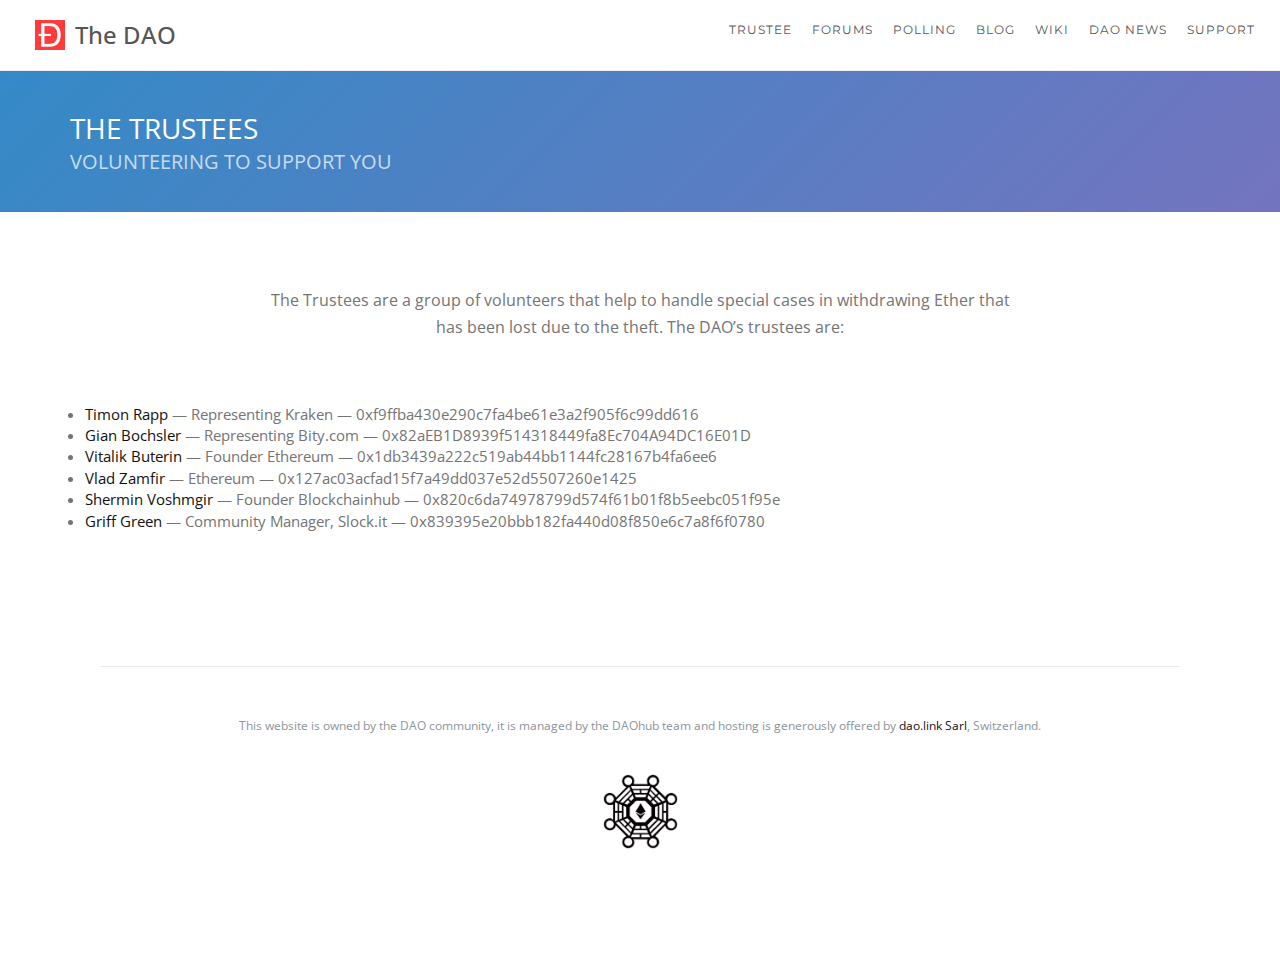
<file: trustee.html>
<!DOCTYPE html>
<html lang="en">


    <head>
        <title>The DAO - Trustee</title>
        <meta name="description" content="The DAO - the first Decentralized Autonomous Organization on the Ethereum blockchain">
        <meta name="keywords" content="DAO, ethereum, blockchain, decentralized, autonomous, organization">
        <meta charset="utf-8">
        <meta name="author" content="The DAO's Community">
        <meta http-equiv="X-UA-Compatible" content="IE=edge">
        <meta name="viewport" content="width=device-width, initial-scale=1.0, maximum-scale=1.0" />

        <!-- Favicons -->
        <link rel="shortcut icon" href="_assets/img/favicon.png">

        <!--
        <link rel="apple-touch-icon" href="_assets/img/apple-touch-icon.png">
        <link rel="apple-touch-icon" sizes="72x72" href="_assets/img/apple-touch-icon-72x72.png">
        <link rel="apple-touch-icon" sizes="114x114" href="_assets/img/apple-touch-icon-114x114.png">
        -->

        <!-- Load Core CSS
        =====================================-->
        <link rel="stylesheet" href="assets/css/core/bootstrap.min.css">
        <link rel="stylesheet" href="assets/css/core/animate.min.css">

        <!-- Load Main CSS
        =====================================-->
        <link rel="stylesheet" href="assets/css/main/main.css">
        <link rel="stylesheet" href="assets/css/main/setting.css">
        <link rel="stylesheet" href="assets/css/main/hover.css">

        <!-- Load Magnific Popup CSS
        =====================================-->
        <!-- <link rel="stylesheet" href="assets/css/magnific/magic.min.css"> -->
        <!-- <link rel="stylesheet" href="assets/css/magnific/magnific-popup.css">
        <link rel="stylesheet" href="assets/css/magnific/magnific-popup-zoom-gallery.css"> -->

        <!-- Load OWL Carousel CSS
        =====================================-->
        <!--<link rel="stylesheet" href="assets/css/owl-carousel/owl.carousel.css">
        <link rel="stylesheet" href="assets/css/owl-carousel/owl.theme.css">
        <link rel="stylesheet" href="assets/css/owl-carousel/owl.transitions.css">-->

        <!-- Load Color CSS - Please uncomment to apply the color.
        =====================================
        <link rel="stylesheet" href="assets/css/color/blue.css">
        <link rel="stylesheet" href="assets/css/color/brown.css">
        <link rel="stylesheet" href="assets/css/color/cyan.css">
        <link rel="stylesheet" href="assets/css/color/dark.css">
        <link rel="stylesheet" href="assets/css/color/green.css">
        <link rel="stylesheet" href="assets/css/color/orange.css">
        <link rel="stylesheet" href="assets/css/color/purple.css">
        <link rel="stylesheet" href="assets/css/color/pink.css">
        <link rel="stylesheet" href="assets/css/color/red.css">
        <link rel="stylesheet" href="assets/css/color/yellow.css">-->
        <link rel="stylesheet" href="assets/css/color/pasific.css">

        <!-- Load Fontbase Icons - Please Uncomment to use linea icons
        =====================================
        <link rel="stylesheet" href="assets/css/icon/linea-arrows-10.css">
        <link rel="stylesheet" href="assets/css/icon/linea-basic-10.css">
        <link rel="stylesheet" href="assets/css/icon/linea-basic-elaboration-10.css">
        <link rel="stylesheet" href="assets/css/icon/linea-ecommerce-10.css">
        <link rel="stylesheet" href="assets/css/icon/linea-music-10.css">
        <link rel="stylesheet" href="assets/css/icon/linea-software-10.css">
        <link rel="stylesheet" href="assets/css/icon/linea-weather-10.css">-->
        <link rel="stylesheet" href="assets/css/icon/font-awesome.css">
        <link rel="stylesheet" href="assets/css/icon/et-line-font.css">

        <!-- Load JS
        HTML5 shim and Respond.js for IE8 support of HTML5 elements and media queries
        WARNING: Respond.js doesn't work if you view the page via file://
        =====================================-->

        <!--[if lt IE 9]>
          <script src="https://oss.maxcdn.com/html5shiv/3.7.2/html5shiv.min.js"></script>
          <script src="https://oss.maxcdn.com/respond/1.4.2/respond.min.js"></script>
        <![endif]-->

        <!--- Load Custom Css -->
        <link rel="stylesheet" href="custom.css">

    </head>




    <body id="page-top" data-offset="100">

        <!-- Page Loader
        ===================================== -->
		<div id="pageloader">
			<div class="loader-item">
                <img src="_assets/img/other/puff.svg" alt="page loader">
            </div>
		</div>

        <a href="#page-top" class="go-to-top">
            <i class="fa fa-long-arrow-up"></i>
        </a>


        <!-- Navigation Area
        ===================================== -->
        <nav class="navbar navbar-pasific navbar-mp navbar-standart navbar-fixed-top">
            <div class="container-fluid">
                <div class="navbar-header">
                    <button type="button" class="navbar-toggle" data-toggle="collapse" data-target=".navbar-main-collapse">
                        <i class="fa fa-bars"></i>
                    </button>
                    <a class="navbar-brand page-scroll" href="index.html">
                        <img src="_assets/img/logo/logo-default.png" alt="logo">
                        The DAO
                    </a>
                </div>

                <div class="navbar-collapse collapse navbar-main-collapse">

                    <ul class="nav navbar-nav">

                        <!--<li><a href="creation.html" class="color-light">Creation</a></li>-->
                        <!--<li><a href="proposals.html" class="color-light">Proposals</a></li>-->
                        <li><a href="trustee.html" class="color-light">Trustee</a></li>
						            <li><a href="forums.html" class="color-light">Forums</a></li>
                        <li><a href="http://dao.consider.it" class="color-light">Polling</a></li>
                        <li><a href="https://blog.daohub.org/" class="color-light" target="_new">Blog</a></li>
						            <li><a href="https://daowiki.atlassian.net/wiki/" class="color-light">Wiki</a></li>
                        <li><a href="http://thedailydao.io/" class="color-light">DAO news</a></li>
                        <li><a href="https://forum.daohub.org/c/theDAO/support" class="color-light">Support</a></li>

                    </ul>

                </div>
            </div>
        </nav>







        <!-- Subheader Area
        ===================================== -->
        <header class="bg-grad-stellar mt70">

            <div class="container">
                <div class="row mt20 mb30">
                    <div class="col-md-6 text-left">
                        <h3 class="color-light text-uppercase animated" data-animation="fadeInUp" data-animation-delay="100">The Trustees<small class="color-light alpha7">Volunteering to support you</small></h3>
                    </div>

                </div>
            </div>

        </header>










        <!-- Blog Area
        ===================================== -->
        <section id="blog" class="pt75 pb50">


            <div class="container">

                <!-- title and short description start -->
                <div class="row">


                    <div class="col-md-8 col-md-offset-2 text-center">

                        <p class="">
                            The Trustees are a group of volunteers that help to handle special cases in withdrawing Ether that has been lost due to the theft. The DAO’s trustees are:
                        </p>

                    </div>
                </div>


            </div>




            <!-- Team Two -->
            <div class="container mt30" >



               <!-- <div class="row">-->

				
					
					<!--<div class="col-xs-3 mt30" >-->

					<ul>
						<li><a href="https://twitter.com/timonrapp/status/755039290992816128">Timon Rapp</a> — Representing Kraken — 0xf9ffba430e290c7fa4be61e3a2f905f6c99dd616</li>
						<li><a href="https://twitter.com/thegrifft/status/755495272579534848">Gian Bochsler</a> — Representing Bity.com — 0x82aEB1D8939f514318449fa8Ec704A94DC16E01D</li>
						<li><a href="https://cdn-images-1.medium.com/max/1600/1*89Aj7G5QRYuu3jVMJVEOYg.png">Vitalik Buterin</a> — Founder Ethereum — 0x1db3439a222c519ab44bb1144fc28167b4fa6ee6</li>
						<li><a href="https://www.reddit.com/r/TheDao/comments/4obleb/validatingverifying_my_curator_address/">Vlad Zamfir</a> — Ethereum — 0x127ac03acfad15f7a49dd037e52d5507260e1425</li>
						<li><a href="https://twitter.com/sherminvo/status/740297219899789314">Shermin Voshmgir</a> — Founder Blockchainhub — 0x820c6da74978799d574f61b01f8b5eebc051f95e</li>
						<li><a href="https://twitter.com/thegrifft/status/755401659606528005">Griff Green</a> — Community Manager, Slock.it — 0x839395e20bbb182fa440d08f850e6c7a8f6f0780</li>
					</ul>
					
					
					
                     <div class="col-xs-3 "></div>

                </div>


        </section>











        <!-- Footer Area
        =====================================-->
        <footer id="footer" class="footer-one center-block bg-light pt50 pb30">
            <div class="container">
                <div class="row">

                    <!-- <div class="col-md-2 col-xs-12 mb25">
                        <div class="navbar-brand-footer center-block">The DAO</div>
                        <div class="copyright center-block">&copy; 2016. All rights reserved.</div>
                    </div> -->

                    <div class="col-md-12 col-xs-12 text-center">
                        <div class="row">
                            <div class="col-sm-12">
                                <ul class=" bb-solid-1">
                                </ul>
                            </div>

                            <div class="col-sm-12 mt25">
                                <ul>

                                </ul>
                            </div>

                            <div class="imprint">
                                This website is owned by the DAO community, it is managed by the DAOhub team and hosting is generously offered by <a href="http://daolink.io" target="_new">dao.link Sarl</a>, Switzerland.
                            </div>
                            <br>
                            </br>
                            <div>
                                <img src="_assets/img/daohub_sharp(inverted).png" width="75" height="75" alt="DAOhub" class="FooterLogo">
                            </div>
                    </div>


                </div>

            </div>
        </footer>







        <!-- JQuery Core
        =====================================-->
        <script src="assets/js/core/jquery.min.js"></script>
        <script src="assets/js/core/bootstrap.min.js"></script>

        <!-- Magnific Popup
        =====================================-->
        <!-- <script src="assets/js/magnific-popup/jquery.magnific-popup.min.js"></script>
        <script src="assets/js/magnific-popup/magnific-popup-zoom-gallery.js"></script>
         -->


        <!-- Progress Bars
        =====================================-->
        <!-- <script src="assets/js/progress-bar/bootstrap-progressbar.js"></script>
        <script src="assets/js/progress-bar/bootstrap-progressbar-main.js"></script>   -->




        <!-- Typed
        =====================================-->
        <script src="assets/js/typed/typed.min.js"></script>

        <!-- JQuery Main
        =====================================-->
        <script src="assets/js/main/jquery.appear.js"></script>
        <!-- <script src="assets/js/main/isotope.pkgd.min.js"></script> -->
        <!-- <script src="assets/js/main/parallax.min.js"></script> -->
        <script src="assets/js/main/jquery.countTo.js"></script>
        <script src="assets/js/main/owl.carousel.min.js"></script>
        <!-- <script src="assets/js/main/jquery.sticky.js"></script> -->
        <script src="assets/js/main/imagesloaded.pkgd.min.js"></script>
        <script src="assets/js/main/main.js"></script>

        <script src="custom.js"></script>





    </body>
</html>
</file>
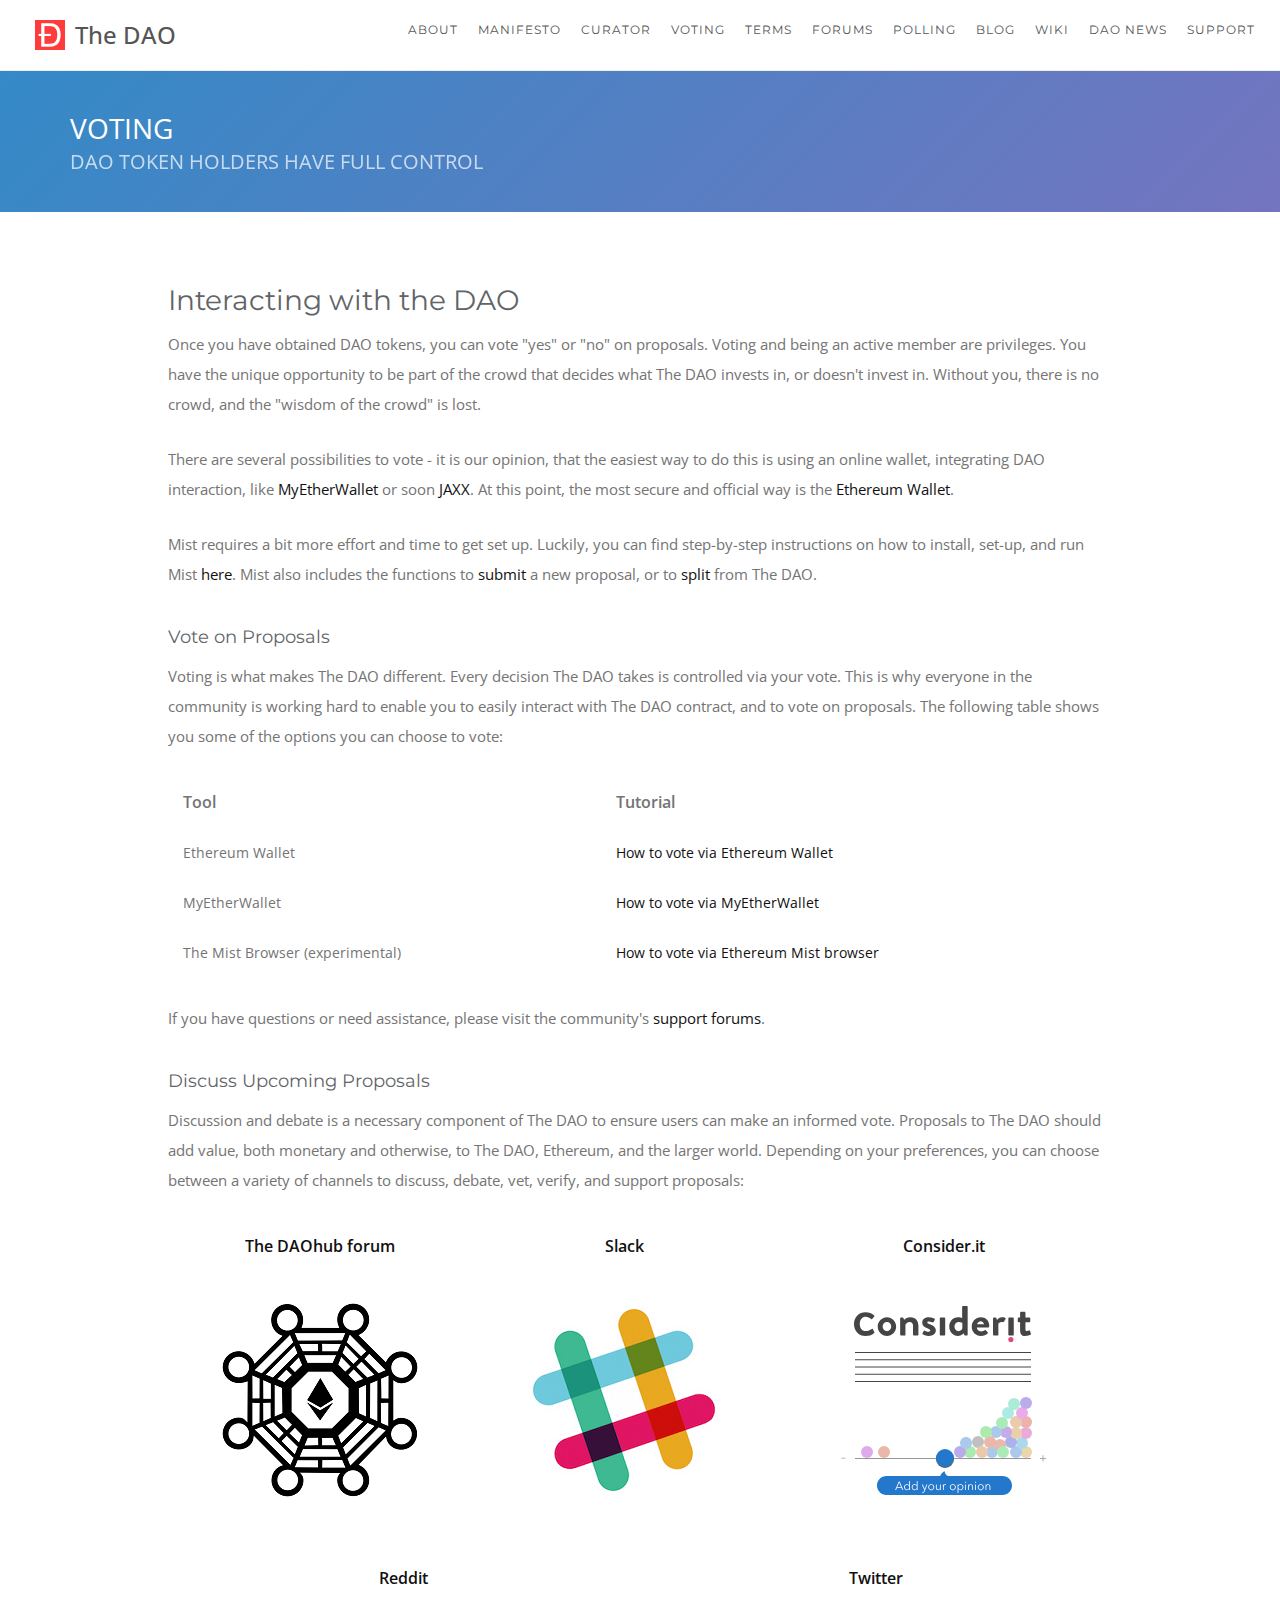
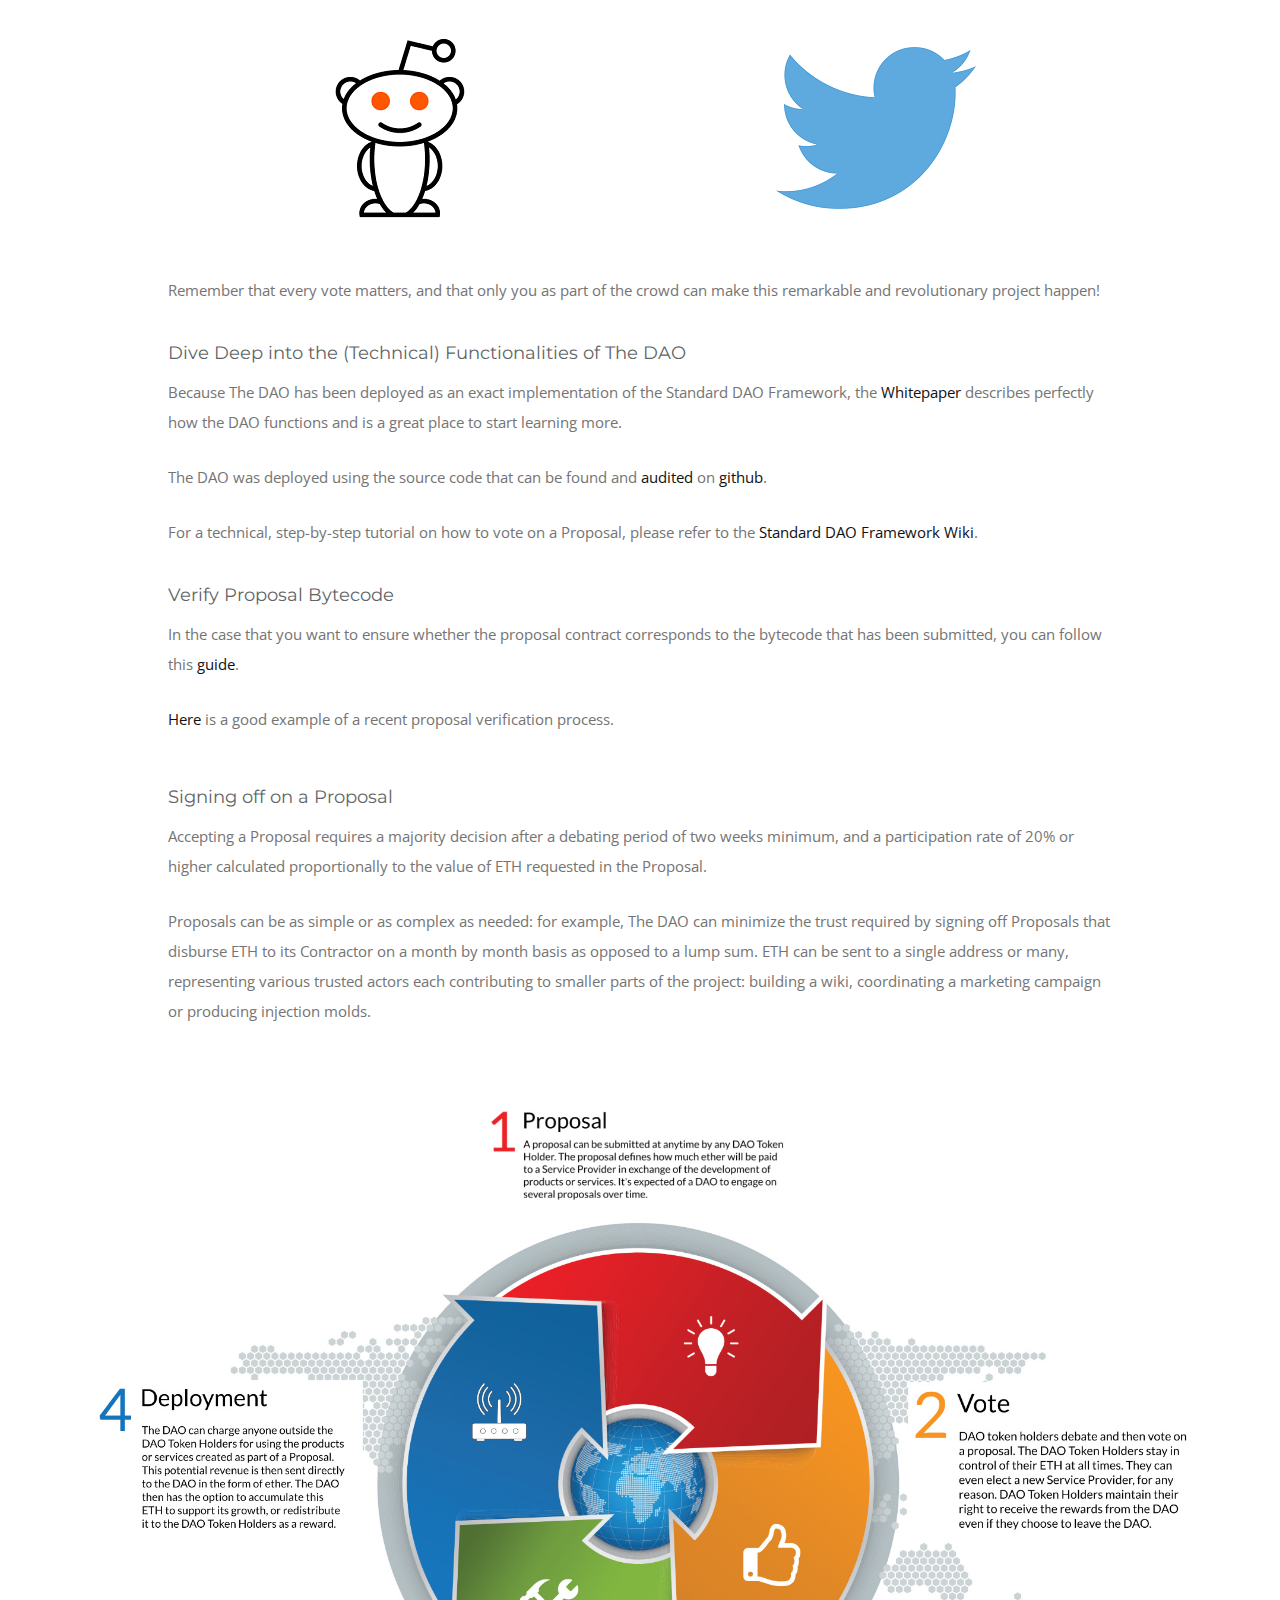
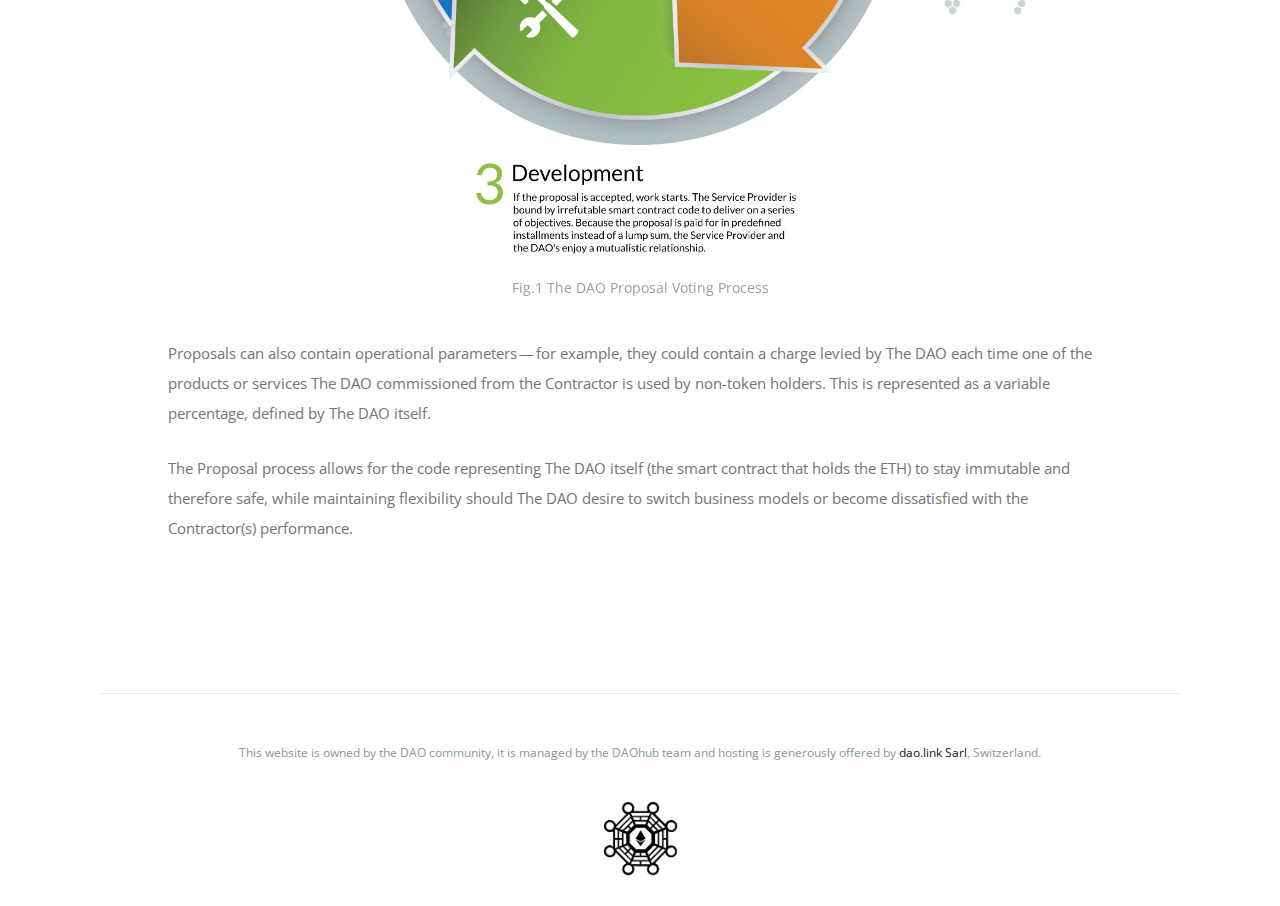
<file: voting.html>
<!DOCTYPE html>
<html lang="en">


    <head>
        <title>The DAO - Voting</title>
        <meta name="description" content="The DAO - the first Decentralized Autonomous Organization on the Ethereum blockchain">
        <meta name="keywords" content="DAO, ethereum, blockchain, decentralized, autonomous, organization">
        <meta charset="utf-8">
        <meta name="author" content="The DAO's Community">
        <meta http-equiv="X-UA-Compatible" content="IE=edge">
        <meta name="viewport" content="width=device-width, initial-scale=1.0, maximum-scale=1.0" />

        <!-- Favicons -->
        <link rel="shortcut icon" href="_assets/img/favicon.png">

        <!--
        <link rel="apple-touch-icon" href="_assets/img/apple-touch-icon.png">
        <link rel="apple-touch-icon" sizes="72x72" href="_assets/img/apple-touch-icon-72x72.png">
        <link rel="apple-touch-icon" sizes="114x114" href="_assets/img/apple-touch-icon-114x114.png">
        -->

        <!-- Load Core CSS
        =====================================-->
        <link rel="stylesheet" href="assets/css/core/bootstrap.min.css">
        <link rel="stylesheet" href="assets/css/core/animate.min.css">

        <!-- Load Main CSS
        =====================================-->
        <link rel="stylesheet" href="assets/css/main/main.css">
        <link rel="stylesheet" href="assets/css/main/setting.css">
        <link rel="stylesheet" href="assets/css/main/hover.css">

        <!-- Load Magnific Popup CSS
        =====================================-->
        <!-- <link rel="stylesheet" href="assets/css/magnific/magic.min.css"> -->
        <!-- <link rel="stylesheet" href="assets/css/magnific/magnific-popup.css">
        <link rel="stylesheet" href="assets/css/magnific/magnific-popup-zoom-gallery.css"> -->

        <!-- Load OWL Carousel CSS
        =====================================-->
        <!--<link rel="stylesheet" href="assets/css/owl-carousel/owl.carousel.css">
        <link rel="stylesheet" href="assets/css/owl-carousel/owl.theme.css">
        <link rel="stylesheet" href="assets/css/owl-carousel/owl.transitions.css">-->

        <!-- Load Color CSS - Please uncomment to apply the color.
        =====================================
        <link rel="stylesheet" href="assets/css/color/blue.css">
        <link rel="stylesheet" href="assets/css/color/brown.css">
        <link rel="stylesheet" href="assets/css/color/cyan.css">
        <link rel="stylesheet" href="assets/css/color/dark.css">
        <link rel="stylesheet" href="assets/css/color/green.css">
        <link rel="stylesheet" href="assets/css/color/orange.css">
        <link rel="stylesheet" href="assets/css/color/purple.css">
        <link rel="stylesheet" href="assets/css/color/pink.css">
        <link rel="stylesheet" href="assets/css/color/red.css">
        <link rel="stylesheet" href="assets/css/color/yellow.css">-->
        <link rel="stylesheet" href="assets/css/color/pasific.css">

        <!-- Load Fontbase Icons - Please Uncomment to use linea icons
        =====================================
        <link rel="stylesheet" href="assets/css/icon/linea-arrows-10.css">
        <link rel="stylesheet" href="assets/css/icon/linea-basic-10.css">
        <link rel="stylesheet" href="assets/css/icon/linea-basic-elaboration-10.css">
        <link rel="stylesheet" href="assets/css/icon/linea-ecommerce-10.css">
        <link rel="stylesheet" href="assets/css/icon/linea-music-10.css">
        <link rel="stylesheet" href="assets/css/icon/linea-software-10.css">
        <link rel="stylesheet" href="assets/css/icon/linea-weather-10.css">-->
        <link rel="stylesheet" href="assets/css/icon/font-awesome.css">
        <link rel="stylesheet" href="assets/css/icon/et-line-font.css">

        <!-- Load JS
        HTML5 shim and Respond.js for IE8 support of HTML5 elements and media queries
        WARNING: Respond.js doesn't work if you view the page via file://
        =====================================-->

        <!--[if lt IE 9]>
          <script src="https://oss.maxcdn.com/html5shiv/3.7.2/html5shiv.min.js"></script>
          <script src="https://oss.maxcdn.com/respond/1.4.2/respond.min.js"></script>
        <![endif]-->

        <!--- Load Custom Css -->
        <link rel="stylesheet" href="custom.css">

    </head>




    <body id="page-top" data-offset="100">

        <!-- Page Loader
        ===================================== -->
		<div id="pageloader">
			<div class="loader-item">
                <img src="_assets/img/other/puff.svg" alt="page loader">
            </div>
		</div>

        <a href="#page-top" class="go-to-top">
            <i class="fa fa-long-arrow-up"></i>
        </a>


        <!-- Navigation Area
        ===================================== -->
        <nav class="navbar navbar-pasific navbar-mp navbar-standart navbar-fixed-top">
            <div class="container-fluid">
                <div class="navbar-header">
                    <button type="button" class="navbar-toggle" data-toggle="collapse" data-target=".navbar-main-collapse">
                        <i class="fa fa-bars"></i>
                    </button>
                    <a class="navbar-brand page-scroll" href="index.html">
                        <img src="_assets/img/logo/logo-default.png" alt="logo">
                        The DAO
                    </a>
                </div>

                <div class="navbar-collapse collapse navbar-main-collapse">

                    <ul class="nav navbar-nav">

                         <!--<li><a href="creation.html" class="color-light">Creation</a></li>-->
                        <!--<li><a href="proposals.html" class="color-light">Proposals</a></li>-->
						<li><a href="about.html" class="color-light">About</a></li>
                        <li><a href="manifesto.html" class="color-light">Manifesto</a></li>
                        <li><a href="curator.html" class="color-light">Curator</a></li>
                        <li><a href="voting.html" class="color-light">Voting</a></li>
                        <li><a href="explainer.html" class="color-light">Terms</a></li>
						<li><a href="forums.html" class="color-light">Forums</a></li>
                        <li><a href="http://dao.consider.it" class="color-light">Polling</a></li>
                        <li><a href="https://blog.daohub.org/" class="color-light" target="_new">Blog</a></li>
						<li><a href="https://daowiki.atlassian.net/wiki/" class="color-light">Wiki</a></li>
                        <li><a href="http://thedailydao.io/" class="color-light">DAO news</a></li>
                        <li><a href="https://forum.daohub.org/c/theDAO/support" class="color-light">Support</a></li>



                    </ul>

                </div>
            </div>
        </nav>







        <!-- Subheader Area
        ===================================== -->
        <header class="bg-grad-stellar mt70">

            <div class="container">
                <div class="row mt20 mb30">
                    <div class="col-md-6 text-left">
                        <h3 class="color-light text-uppercase animated" data-animation="fadeInUp" data-animation-delay="100">Voting<small class="color-light alpha7">DAO Token Holders Have Full Control</small></h3>
                    </div>

                </div>
            </div>

        </header>










        <!-- Blog Area
        ===================================== -->
        <section id="blog" class="pt25 pb50">
            <div class="container">



                <div class="row">
                    <div class="col-md-10 col-md-offset-1">

                          <div class="blog-three-mini">

                            <h3 class="color-dark pt25">Interacting with the DAO</h3>

							<p>Once you have obtained DAO tokens, you can vote "yes" or "no" on proposals. Voting and being an active member are privileges.
							You have the unique opportunity to be part of the crowd that decides what The DAO invests in, or doesn't invest in. Without you, there is no crowd, and the "wisdom of the crowd" is lost.</p>
                            <p>There are several possibilities to vote - it is our opinion, that the easiest way to do this is using an online wallet, integrating DAO interaction,
							like <a href="http://www.myetherwallet.com/#dao-proposals" target="_new">MyEtherWallet</a> or soon <a href="https://www.jaxx.io/" target="_new">JAXX</a>. At this point, the most secure and official way is the
							<a href="https://github.com/ethereum/mist/releases" target="_new">Ethereum Wallet</a>.</p>
							<p>Mist requires a bit more effort and time to get set up. Luckily, you can find step-by-step instructions on how to install, set-up, and run Mist <a href="https://daowiki.atlassian.net/wiki/display/DAO/Mist" target="_new">here</a>. Mist also includes the functions to
							<a href="https://daowiki.atlassian.net/wiki/display/DAO/How+to+submit+a+Proposal+to+the+DAO" target="_new">submit</a> a new proposal, or to <a href="https://daowiki.atlassian.net/wiki/display/DAO/How+to+split+the+DAO%3A+Step-by-Step" target="_new">split</a> from The DAO.</p>


							<h5 class="color-dark pt10">Vote on Proposals</h5>
							<p>Voting is what makes The DAO different. Every decision The DAO takes is controlled via your vote.
							This is why everyone in the community is working hard to enable you to easily interact with The DAO contract, and to vote on proposals.
							The following table shows you some of the options you can choose to vote:

							<table style="width:100%">
								<tr>
									<th>Tool</th>
									<th>Tutorial</th>
								</tr>
								<tr>
									<td>Ethereum Wallet</td>
									<td><a href="https://daowiki.atlassian.net/wiki/display/DAO/How+to+vote+and+execute+a+proposal+via+the+Ethereum+Wallet" target="_new">How to vote via Ethereum Wallet</a></td>
								</tr>
								<tr>
									<td>MyEtherWallet</td>
									<td><a href="https://daowiki.atlassian.net/wiki/display/DAO/How+to+vote+and+execute+a+proposal+via+MyEtherWallet" target="_new">How to vote via MyEtherWallet</a></td>
								</tr>
								<tr>
									<td>The Mist Browser (experimental)</td>
									<td><a href="https://daowiki.atlassian.net/wiki/display/DAO/How+to+use+Mist+to+vote+on+a+proposal" target="_new">How to vote via Ethereum Mist browser</a></td>
								</tr>
								</table>
								</p>

							    <p>If you have questions or need assistance, please visit the community's <a href="https://forum.daohub.org/c/theDAO/support">support forums</a>.</p>

							<h5 class="color-dark pt10">Discuss Upcoming Proposals</h5>
							<p>Discussion and debate is a necessary component of The DAO to ensure users can make an informed vote. Proposals to The DAO should add value, both monetary and otherwise, to The DAO, Ethereum, and the larger world. Depending on your preferences, you can choose between a variety of channels to discuss, debate, vet, verify, and support proposals: </p>
								</p>
<div>
							<table style="width:100%" >
								<tr align="center">
									<th style="text-align:center"><a href="https://forum.daohub.org/">The DAOhub forum</a></th>
									<th style="text-align:center"><a href="https://thedao.signup.team/">Slack</a></th>
									<th style="text-align:center"><a href="https://dao.consider.it/">Consider.it</a></th>
								</tr>
								<tr align="center">
									<td><P ALIGN=Center><a href="https://forum.daohub.org/"><img  src="_assets\img\communication_channels\daohub_logo.png" alt="" class="img-responsive"></td>
									<td><P ALIGN=Center><a href="https://thedao.signup.team/"><img  src="_assets\img\communication_channels\slack_logo.png" alt="" class="img-responsive"></td>
									<td><P ALIGN=Center><a href="https://twitter.com/The_DAO_Project"><img  src="_assets\img\communication_channels\consider.it_logo.svg" alt="" class="img-responsive"></td>
								</tr>
								</table>
								</div>
								<div>
								<table style="width:100%">
								<tr>
									<th style="text-align:center"><a href="https://www.reddit.com/r/thedao">Reddit</a></th>
									<th style="text-align:center"><a href="https://twitter.com/The_DAO_Project">Twitter</a></th>
								</tr>
								<tr>
									<td><P ALIGN=Center><a href="https://www.reddit.com/r/thedao"><img src="_assets\img\communication_channels\reddit_logo.png" alt="" class="img-responsive"></td>
									<td><P ALIGN=Center><a href="https://twitter.com/The_DAO_Project"><img  src="_assets\img\communication_channels\twitter_logo.png" alt="" class="img-responsive"></td>
								</tr>
								</table>
</div>
							<p>Remember that every vote matters, and that only you as part of the crowd can make this remarkable and revolutionary project happen!</p>

							<h5 class="color-dark pt10">Dive Deep into the (Technical) Functionalities of The DAO</h5>



                            <!-- TODO: Add video <p>A generic tutorial video can be found on YouTube.</p> -->

                            <p>Because The DAO has been deployed as an exact implementation of the Standard DAO Framework, the <a href="https://download.slock.it/public/DAO/WhitePaper.pdf" target="_new">Whitepaper</a> describes perfectly how the DAO functions and is a great place to start learning more.</p>

                            <p>The DAO was deployed using the source code that can be found and <a href="https://github.com/slockit/DAO/wiki/The-DAO-v1.0-Code#verifying-the-dao-code" target="_new">audited</a> on <a href="https://github.com/slockit/dao" target="_new">github</a>.</p>

                            <p>For a technical, step-by-step tutorial on how to vote on a Proposal, please refer to the <a href="https://github.com/slockit/DAO/wiki/How-to-vote-and-execute-a-proposal">Standard DAO Framework Wiki</a>.</p>


							<h5 class="color-dark pt10">Verify Proposal Bytecode</h5>
							<p>In the case that you want to ensure whether the proposal contract corresponds to the bytecode that has been submitted, you can follow this <a href="https://daowiki.atlassian.net/wiki/display/DAO/How+to+verify+a+Proposals+bytecode" target="_new">guide</a>.</p>

                            <p> <a href="https://forum.daohub.org/t/trust-official-proposal/3587" target="_new"> Here </a> is a good example of a recent proposal verification process.</p>


                            <h5 class="color-dark pt25">Signing off on a Proposal</h5>

                            <p>Accepting a Proposal requires a majority decision after a debating period of two weeks minimum, and a participation rate of 20% or higher calculated proportionally to the value of ETH requested in the Proposal.</p>

                            <p>Proposals can be as simple or as complex as needed: for example, The DAO can minimize the trust required by signing off Proposals that disburse ETH to its Contractor on a month by month basis as opposed to a lump sum. ETH can be sent to a single address or many, representing various trusted actors each contributing to smaller parts of the project: building a wiki, coordinating a marketing campaign or producing injection molds.</p>



                         </div>

                    </div>

                </div>



                <div class="row">
                    <div class="col-md-12">

                        <div class="blog-three-mini">


                            <p align="center" class="mt45 mb35">
                                <img src="_assets/img/voting/voting.jpg" alt="Synergistic" class="img-responsive">
                                <small>Fig.1 The DAO Proposal Voting Process</small>
                            </p>

                         </div>

                    </div>

                </div>






                <div class="row">
                    <div class="col-md-10 col-md-offset-1">

                          <div class="blog-three-mini">


                            <p>Proposals can also contain operational parameters — for example, they could contain a charge levied by The DAO each time one of the products or services The DAO commissioned from the Contractor is used by non-token holders. This is represented as a variable percentage, defined by The DAO itself.</p>

                            <p>The Proposal process allows for the code representing The DAO itself (the smart contract that holds the ETH) to stay immutable and therefore safe, while maintaining flexibility should The DAO desire to switch business models or become dissatisfied with the Contractor(s) performance.</p>




                         </div>

                    </div>

                </div>







            </div>
        </section>






        <!-- Footer Area
        =====================================-->
        <footer id="footer" class="footer-one center-block bg-light pt50 pb30">
            <div class="container">
                <div class="row">

                    <!-- <div class="col-md-2 col-xs-12 mb25">
                        <div class="navbar-brand-footer center-block">The DAO</div>
                        <div class="copyright center-block">&copy; 2016. All rights reserved.</div>
                    </div> -->

                     <div class="col-md-12 col-xs-12 text-center">
                        <div class="row">
                            <div class="col-sm-12">
                                <ul class=" bb-solid-1">
                                </ul>
                            </div>

                            <div class="col-sm-12 mt25">
                                <ul>
                                </ul>
                            </div>
                        </div>
                        <div class="imprint">
                            This website is owned by the DAO community, it is managed by the DAOhub team and hosting is generously offered by <a href="http://daolink.io" target="_new">dao.link Sarl</a>, Switzerland.
                        </div>
                        <br>
                        </br>
                        <div>
                            <img src="_assets/img/daohub_sharp(inverted).png" width="75" height="75" alt="DAOhub" class="FooterLogo">
                        </div>
                    </div>


                </div>

            </div>
        </footer>







        <!-- JQuery Core
        =====================================-->
        <script src="assets/js/core/jquery.min.js"></script>
        <script src="assets/js/core/bootstrap.min.js"></script>

        <!-- Magnific Popup
        =====================================-->
        <!-- <script src="assets/js/magnific-popup/jquery.magnific-popup.min.js"></script>
        <script src="assets/js/magnific-popup/magnific-popup-zoom-gallery.js"></script>
         -->


        <!-- Progress Bars
        =====================================-->
        <!-- <script src="assets/js/progress-bar/bootstrap-progressbar.js"></script>
        <script src="assets/js/progress-bar/bootstrap-progressbar-main.js"></script>   -->


        <!-- Typed
        =====================================-->
        <script src="assets/js/typed/typed.min.js"></script>





        <!-- JQuery Main
        =====================================-->
        <script src="assets/js/main/jquery.appear.js"></script>
        <!-- <script src="assets/js/main/isotope.pkgd.min.js"></script> -->
        <!-- <script src="assets/js/main/parallax.min.js"></script> -->
        <script src="assets/js/main/jquery.countTo.js"></script>
        <script src="assets/js/main/owl.carousel.min.js"></script>
        <!-- <script src="assets/js/main/jquery.sticky.js"></script> -->
        <script src="assets/js/main/imagesloaded.pkgd.min.js"></script>
        <script src="assets/js/main/main.js"></script>
        <script src="assets/js/main/clipboard.min.js"></script>

        <script src="custom.js"></script>
        <script>
           $(function() {
              $('.cpy2Clp').attr("data-clipboard-text",$('.gist-data').text().replace(/[ \t\r\n\xA0]/g,""));
              new Clipboard('.cpy2Clp');
           });
        </script>



        <script>
        (function(i,s,o,g,r,a,m){i['GoogleAnalyticsObject']=r;i[r]=i[r]||function(){
        (i[r].q=i[r].q||[]).push(arguments)},i[r].l=1*new Date();a=s.createElement(o),
        m=s.getElementsByTagName(o)[0];a.async=1;a.src=g;m.parentNode.insertBefore(a,m)
        })(window,document,'script','https://www.google-analytics.com/analytics.js','ga');

        ga('create', 'UA-52631731-4', 'auto');
        ga('send', 'pageview');

        </script>
    </body>
</html>
</file>
<file: assets/css/main/main.css>
/*  ====================================================
CSS Style for Pasific HTML Template
Author: myboodesign
Envato Profile: http://themeforest.net/user/myboodesign
======================================================== */

/*  Table of Contents
========================================================
1. GOOGLE FONTS
2. GENERAL
3. LIST
4. HEADING
5. MODAL DIALOG BOX
6. PANEL
7. ACCORDIAN
8. BUTTONS
9. CONTENT BOX
10. BLOCKQUOTE
11. FORM
12. PRICE
13. TAB PILL
14. TABLE
15. TESTIMONIAL
16. HEADER CAROUSEL
17. NAVBAR
18. INTRO
19. TEAM
20. PORTFOLIO
21. FUN FACT
22. CLIENTS
23. BLOG
24. BANNER
25. ONLINE SHOP
26. NEWSLETTER
27. PROGRESS BAR
28. CONTACT
29. SOCIAL MEDIA
30. FOOTER
31. PARALLAX

/*  ----------------------------------------------------
1. IMPORT GOOGLE FONTS
-------------------------------------------------------- */
@import url(https://fonts.googleapis.com/css?family=Open+Sans:300,400,600,800);
@import url(https://fonts.googleapis.com/css?family=Pacifico);
@import url(https://fonts.googleapis.com/css?family=Montserrat);
@import url(https://fonts.googleapis.com/css?family=Source+Sans+Pro:400,300,200);

/*  ----------------------------------------------------
2. GENERAL STYLES
-------------------------------------------------------- */
* {
  -webkit-box-sizing: border-box;
          box-sizing: border-box;
}
html {
    width: 100%;
    height: 100%;
    text-rendering: optimizeLegibility !important;
    -webkit-font-smoothing: antialiased !important;
}
body {
    width: 100%;
    height: 100%;
    font-family: 'Open Sans', sans-serif;
    background-color: #fff;
    color: #747474;
}
h1,
h2,
h3,
h4,
h5,
h6 {
    font-family: 'Open Sans', sans-serif;
    font-weight: normal !important;
    color: #000;
    -webkit-font-smoothing: antialiased;
}
h1 { font-size: 36px; line-height: 45px; }
h2 { font-size: 30px; line-height: 40px; }
h3 { font-size: 24px; line-height: 35px; }
h4 { font-size: 18px; line-height: 30px; }
h5 { font-size: 14px; line-height: 25px; }
h6 { font-size: 12px; line-height: 20px; }

h1 small { font-size: 50%; }
h2 small { font-size: 60%; }
h3 small { font-size: 70%; }
h4 small { font-size: 80%; }
h5 small { font-size: 90%; }
h6 small { font-size: 90%; }

small { 
    font-size: 90%; 
    opacity: .7; 
    font-family: 'Open Sans', sans-serif;
}

code { text-transform:none; font-family: monospace, serif;}

p {
    font-family: 'Open Sans', sans-serif !important;
    margin: 0 0 25px 0;
    font-size: 13px;
    line-height: 25px;
    color: #747474;
}
p strong { font-weight: 600; }
.lead {
    font-size: 14px;
    font-weight: 400;
    line-height: 25px;
}
.dropcap {
    float: left;
    width: 0.7em;
    font-size: 400%;
    font-family: algerian, courier;
    line-height: 80%;
    -webkit-border-radius: 2px;
       -moz-border-radius: 2px;
            border-radius: 2px;
    padding-left: 3px;
    margin-top: 5px;
    margin-right: 5px;
}

a {
    color: #111;
    outline: none;
    -webkit-transition: all .2s ease-in-out;
       -moz-transition: all .2s ease-in-out;
            transition: all .2s ease-in-out;
}
a:hover,
a:focus {
    color: #111;
    text-decoration: none;
    outline: none;
}
small {
    display: block;
    margin-top: 5px;
}
.animated { visibility:hidden; }
.visible { visibility:visible; }

.font-pacifico    { font-family: 'Pacifico', cursive !important; }
.font-open-sans   { font-family: 'Open Sans', sans-serif !important; }
.font-montserrat  { font-family: 'Montserrat', sans-serif !important; }
.font-source-sans-pro  { font-family: 'Source Sans Pro', sans-serif !important; }

.fs-75 { font-size: 75px !important; }
.fs-100 { font-size: 100px !important; }
.font-size-light { font-weight: 200 !important; }
.font-size-normal { font-weight: 300 !important; }
.font-size-bold { font-weight: 400 !important; }

.strong { font-weight: 600; }
#pageloader {
    background-color: #E74C3C;
    height: 100%;
    position: fixed;
    top: 0;
    width: 100%;
    z-index: 9999;
}
#pageloader.bw {
    background-color: #000000;
}
.loader-item {
    margin: auto;
    position: absolute;
    top: 0; left: 0; bottom: 0; right: 0;
    height: 40px;
    width: 40px;
}
.loader-item img {
    width: 80px;
}
::-moz-selection { /* Code for Firefox */
    color: #fff;
}

::selection {
    color: #fff;
}

.intro-direction {
    position: absolute;
    left: 50%;
    bottom: 5%;
}
.mouse-icon {
    border: 2px solid #fff;
    height: 40px;
    width: 24px;
    display: block;
    z-index: 10;
    opacity: 0.7;
    background-color: rgba(255,255,255,.5);
    -webkit-border-radius: 16px;
       -moz-border-radius: 16px;
            border-radius: 16px;
}
.mouse-icon .wheel {
    -webkit-animation-name: mouse-anim-drop;
    -webkit-animation-duration: 1s;
    -webkit-animation-timing-function: linear;
    -webkit-animation-delay: 0s;
    -webkit-animation-iteration-count: infinite;
    -webkit-animation-play-state: running;
    -webkit-animation-name: mouse-anim-drop;
          animation-name: mouse-anim-drop;
    -webkit-animation-duration: 1s;
          animation-duration: 1s;
    -webkit-animation-timing-function: linear;
          animation-timing-function: linear;
    -webkit-animation-delay: 0s;
          animation-delay: 0s;
    -webkit-animation-iteration-count: infinite;
          animation-iteration-count: infinite;
    -webkit-animation-play-state: running;
          animation-play-state: running;
}
.mouse-icon .wheel {
    position: relative;
    width: 2px;
    height: 6px;
    top: 4px;
    margin-left: auto;
    margin-right: auto;
    -webkit-border-radius: 10px;
       -moz-border-radius: 10px;
            border-radius: 10px;
}
@-webkit-keyframes mouse-anim-drop {
  0% {
    top: 5px;
    opacity: 0;
  }
  30% {
    top: 10px;
    opacity: 1;
  }
  100% {
    top: 25px;
    opacity: 0;
  }
}
@keyframes mouse-anim-drop {
  0% {
    top: 5px;
    opacity: 0;
  }
  30% {
    top: 10px;
    opacity: 1;
  }
  100% {
    top: 25px;
    opacity: 0;
  }
}
.icon-svg {
    max-height: 80px;
}

.go-to-top {
    background-color: rgba(0,0,0,.1);
    color: #fff;
    position: fixed;
    bottom: 10px;
    right: 10px;
    text-align: center;
    padding-top: 5px;
    display: block;
    width: 30px;
    height: 30px;
    z-index: 99999;
    -webkit-border-radius: 2px;
       -moz-border-radius: 2px;
            border-radius: 2px;    
}

/*  ----------------------------------------------------
3. LIST STYLES
-------------------------------------------------------- */
ul, ol {
    font-family: 'Open Sans', sans-serif;
    font-size: 13px;
    color: #747474;
    margin: 0;
    padding: 0;
}
ol li {
    line-height: 25px;
    padding: 0;
    margin-left: 20px;
}
ul.icon-list {
    text-align: left;
}
ul.icon-list li,
ul.icon-list-underline li {
    list-style: none;
    line-height: 25px;
}
ul.icon-list li i,
ul.icon-list-underline li i {
    margin-right: 10px;
}
ul.icon-list-underline li {
    padding-bottom: 5px;
    margin-bottom: 5px;
}
.underline-solid li {
    border-bottom: 1px solid #b9b9b9;
}
.underline-dotted li {
    border-bottom: 1px dotted #b9b9b9;
}
.underline-dashed li {
    border-bottom: 1px dashed #b9b9b9;
}
.underline-double li {
    border-bottom: 3px double #b9b9b9;
}
ul.no-icon-list {
    margin: 0;
    padding: 0;
}
ul.no-icon-list li {
    padding: 0;
    margin: 0;
    list-style: none;
}
/*  ----------------------------------------------------
4. HEADING STYLE
-------------------------------------------------------- */
.heading {
    height: 20px;
    display: block;
    margin-bottom: 20px;    
    font-size: 15px;
    opacity: 1 !important;
}
.heading-desc {
    display: block;
    font-family: 'Open Sans', sans-serif;
    font-size: 14px;
    line-height: 25px;
    margin-left: auto;
    margin-right: auto;
}
.heading-solid,
.heading-dotted,
.heading-dashed,
.heading-double {
    width: 50px;
    border-bottom-width: 3px;
}
.heading-solid {
    border-bottom-style: solid;
}
.heading-dotted {
    border-bottom-style: dotted;
}
.heading-dashed {
    border-bottom-style: dashed;
}
.heading-double {
    border-bottom-style: double;
    
}

.heading-solid-icon,
.heading-dotted-icon,
.heading-dashed-icon,
.heading-double-icon {
    width: 120px;
    margin-top: 20px;
}
.heading-solid-icon span,
.heading-dotted-icon span,
.heading-dashed-icon span,
.heading-double-icon span {
    width: 40px;
    height: 2px;
    float: left;
}
.heading-solid-icon span span,
.heading-dotted-icon span span,
.heading-dashed-icon span span,
.heading-daouble-icon span span {
    width: 40px;
    height: 2px;
    float: right;
}
.heading-solid-icon span,
.heading-dotted-icon span,
.heading-dashed-icon span,
.heading-solid-icon span span,
.heading-dotted-icon span span,
.heading-dashed-icon span span {
    border-top-width: 2px;
    border-top-style: solid;
    display: block;
}
.heading-double-icon span,
.heading-double-icon span span {
    border-bottom-width: 3px;
    border-top-style: solid;
    display: block;
}
.heading-solid-icon i,
.heading-dotted-icon i,
.heading-dashed-icon i,
.heading-double-icon i {
    float: left;
    margin-left: 10px;
    margin-right: 10px;
    margin-top: -5px;
}

.heading-solid-icon div,
.heading-solid-icon div div {
    border-bottom-style: solid;
}
.heading-dotted-icon div,
.heading-dotted-icon div div {
    border-bottom-style: dotted;
}
.heading-dashed-icon div,
.heading-dashed-icon div div {
    border-bottom-style: dashed;
}
.heading-double-icon div,
.heading-double-icon div div {
    border-bottom-style: double;
}

.heading-icon,
.heading-icon-o {
    width: 60px;
    height: 60px;
    font-size: 20px;
    padding-top: 20px;

}
.heading-icon {
    color: #fff;    
}
.heading-icon-o {
    background-color: transparent;
    border-width: 2px;
    border-style: solid;
}
.heading-icon-rounded {
    -webkit-border-radius: 5px;
       -moz-border-radius: 5px;
            border-radius: 5px;
}
.heading-icon-circle {
    -webkit-border-radius: 100%;
       -moz-border-radius: 100%;
            border-radius: 100%;
}

/*  -----------------------------------------------------
5. MODAL DIALOG BOX
-------------------------------------------------------- */
.modal-dialog {
    font-size: 12px;
    font-family: 'Open Sans', sans-serif;
    font-weight: 600;
    max-width: 500px;
}
.modal-header {
    -webkit-border-top-left-radius: 3px;
       -moz-border-top-left-radius: 3px;
            border-top-left-radius: 3px;
    -webkit-border-top-right-radius: 3px;
       -moz-border-top-right-radius: 3px;
            border-top-right-radius: 3px;
}
.modal-footer {
    text-align: center;
    -webkit-border-bottom-left-radius: 3px;
       -moz-border-bottom-left-radius: 3px;
            border-bottom-left-radius: 3px;
    -webkit-border-bottom-right-radius: 3px;
       -moz-border-bottom-right-radius: 3px;
            border-bottom-right-radius: 3px;
}
.modal-search-input {
    border: 0;
    width: 100%;
    height: 50px;
    text-align: center;
    outline: none;
    font-size: 30px;
}

/*  ----------------------------------------------------
6. PANEL
-------------------------------------------------------- */
.panel {}
.panel-square {
    -webkit-border-radius: 0;
       -moz-border-radius: 0;
            border-radius: 0;
}
.panel-default {
    border: 1px solid #ffb7ac;
}
.panel-default .panel-heading {
    background-color: #fddad4;
    color: #b55241;
}
.panel-heading a {
    font-size: 14px;
    color: #333;
}
.panel-light {
    border: 1px solid #ebebeb;
}
.panel-light .panel-heading {
    background-color: #fff;
    color: #333;
}
.panel-gray {
    border: 1px solid #e1e1e1;
}
.panel-gray .panel-heading {
    background-color: #e1e1e1;
    color: #333;
}
.panel-dark {
    border: 1px solid #111;
}
.panel-dark .panel-heading {
    background-color: #333;
    color: #fff;
}

.panel-heading {
    padding: 10px 15px;
    font-size: 13px !important;
    cursor: pointer;
}
.panel-heading i {
    margin-right: 10px;
}
.panel-collapse.collapse.in {
    background-color: #fff !important;
}
.panel-collapse.collapsing {
    background-color: #fff !important;
}
/*  ----------------------------------------------------
7. ACCORDIAN
-------------------------------------------------------- */
.accordian-toggle-chevron-left:after,
.accordian-toggle-chevron-right:after,
.accordian-toggle-plus-left:after,
.accordian-toggle-plus-right:after,
.accordian-toggle-plus-sign-left:after,
.accordian-toggle-plus-sign-right:after,
.accordian-toggle-arrow-left:after,
.accordian-toggle-arrow-right:after {
    font-family: "Glyphicons Halflings";
    margin-left: 15px;
    margin-top: 1px;
    font-size: 10px;
}

.accordian-toggle-chevron-left:after,
.accordian-toggle-plus-left:after,
.accordian-toggle-plus-sign-left:after,
.accordian-toggle-arrow-left:after {
    float: left;
    margin-top: 2px;
    margin-left: 0;
    margin-right: 10px;
}

.accordian-toggle-chevron-right:after,
.accordian-toggle-plus-right:after,
.accordian-toggle-plus-sign-right:after,
.accordian-toggle-arrow-right:after {
    float: right;
}

.accordian-toggle-chevron-left:after,
.accordian-toggle-chevron-right:after { content: "\e114"; }

.accordian-toggle-chevron-left.collapsed:after,
.accordian-toggle-chevron-right.collapsed:after { content: "\e080"; }

.accordian-toggle-plus-left:after,
.accordian-toggle-plus-right:after { content: "\2212"; }

.accordian-toggle-plus-left.collapsed:after,
.accordian-toggle-plus-right.collapsed:after { content: "\2b"; }

.accordian-toggle-plus-sign-left:after,
.accordian-toggle-plus-sign-left:after { content: "\e082"; }

.accordian-toggle-plus-sign-left.collapsed:after,
.accordian-toggle-plus-sign-right.collapsed:after { content: "\e081"; }

.accordian-toggle-arrow-left:after,
.accordian-toggle-arrow-right:after { content: "\e094"; }

.accordian-toggle-arrow-left.collapsed:after,
.accordian-toggle-arrow-right.collapsed:after { content: "\e092"; }

.accordian-toggle-chevron-left:after,
.accordian-toggle-chevron-left.collapsed:after,
.accordian-toggle-plus-left:after,
.accordian-toggle-plus-left.collapsed:after,
.accordian-toggle-plus-sign-left:after,
.accordian-toggle-plus-sign-left.collapsed:after,
.accordian-toggle-arrow-left:after,
.accordian-toggle-arrow-left.collapsed:after,
.accordian-toggle-chevron-right:after,
.accordian-toggle-chevron-right.collapsed:after,
.accordian-toggle-plus-right:after,
.accordian-toggle-plus-right.collapsed:after,
.accordian-toggle-plus-sign-right:after,
.accordian-toggle-plus-sign-lerightft.collapsed:after,
.accordian-toggle-arrow-right:after,
.accordian-toggle-arrow-right.collapsed:after {
    opacity: .5;
}

.panel-body {
    color: #747474;
    font-family: 'Open Sans', sans-serif;
    font-size: 13px;
    line-height: 25px;
}


/*  ----------------------------------------------------
8. BUTTONS
-------------------------------------------------------- */
.button,
.button-3d,
.button-o {
	display: inline-block;
	padding: 8px 16px;
	margin-bottom: 5px;
	font-size: 12px;
	font-weight: normal;
	line-height: 1.42857143;
	text-align: center;
	white-space: nowrap;
	vertical-align: middle;
	-ms-touch-action: manipulation;
	  touch-action: manipulation;
	cursor: pointer;
	-webkit-user-select: none;
	 -moz-user-select: none;
	  -ms-user-select: none;
		  user-select: none;
	background-image: none;
	border: 1px solid transparent;
	font-family: 'Montserrat', sans-serif;
	text-transform: uppercase;
    text-shadow: none;
	font-weight: normal !important;
	letter-spacing: 1px;
	-webkit-transition: all .25s ease-in-out;
	   -moz-transition: all .25s ease-in-out;
			transition: all .25s ease-in-out;
    -webkit-border-radius: 4px;
       -moz-border-radius: 4px;
            border-radius: 4px;
}
.button,
.button:hover,
.button-3d,
.button-3d:hover {
	color: #fff !important;
}
.button-o {
	background: transparent !important;
	border-width: 1px;
	border-style: solid;
}
.button i,
.button-3d i,
.button-o i {
    margin-left: 15px;
    margin-right: 0;
    font-size: 14px;
}
.button small,
.button-3d small,
.button-o small {
    margin-top: 0px;
}
.button:focus {
    outline: none;
    color: #fff;
}
.button-xs { font-size: 9px; padding: 5px 12px; }
.button-sm { font-size: 10px; padding: 8px 20px;}
.button-md { font-size: 11px; padding: 12px 25px;}
.button-lg { font-size: 13px; padding: 15px 30px;}
.button-square {
    -webkit-border-radius: 0;
       -moz-border-radius: 0;
            border-radius: 0;
}

.button-xs.button-rounded,
.button-rounded.button-xs { -webkit-border-radius: 2px;-moz-border-radius: 2px;border-radius: 2px;}
.button-sm.button-rounded,
.button-rounded.button-sm { -webkit-border-radius: 4px;-moz-border-radius: 4px;border-radius: 4px;}
.button-md.button-rounded,
.button-rounded.button-md { -webkit-border-radius: 7px;-moz-border-radius: 7px;border-radius: 7px;}
.button-lg.button-rounded,
.button-rounded.button-lg { -webkit-border-radius: 10px;-moz-border-radius: 10px;border-radius: 10px;}

.button-circle {
    -webkit-border-radius: 100px;
       -moz-border-radius: 100px;
            border-radius: 100px;
}
.button-block {
	display: block;
	width: 100%;
	margin-top: 5px;
}
/* Main Colors */
.button.button-pasific {
	color: #fff;
}
.button-3d.button-pasific {
	color: #fff;
	-webkit-box-shadow: 0 5px 0 #ee3135;
	   -moz-box-shadow: 0 5px 0 #ee3135;
			box-shadow: 0 5px 0 #ee3135;
}
.button-3d:hover.button-pasific {
	-webkit-box-shadow: 0 3px 0 #ee3135;
	   -moz-box-shadow: 0 3px 0 #ee3135;
			box-shadow: 0 3px 0 #ee3135;
}
.button-o.button-pasific {
	background: transparent !important;
}
.button-o.button-pasific:hover {
    color: #fff !important;
}
/* Secondary Colors */
.button.button-red, .button-3d.button-red 		    { background-color: #fd3635; }
.button.button-pink, .button-3d.button-pink 		{ background-color: #fd40b3; }
.button.button-orange, .button-3d.button-orange 	{ background-color: #ff8b34; }
.button.button-purple, .button-3d.button-purple 	{ background-color: #a85ad4; }
.button.button-blue, .button-3d.button-blue 		{ background-color: #3dace1; }
.button.button-cyan, .button-3d.button-cyan 		{ background-color: #1abc9c; }
.button.button-green, .button-3d.button-green 	    { background-color: #b2cc71; }
.button.button-yellow, .button-3d.button-yellow 	{ background-color: #ffc501; }
.button.button-gray, .button-3d.button-gray 		{ background-color: #e0e0e0; color: #111 !important; }
.button.button-dark, .button-3d.button-dark 		{ background-color: #5f6467; }
.button.button-black, .button-3d.button-black 		{ background-color: #000000; }
.button.button-white, .button-3d.button-white 		{ background-color: #ffffff; color: #111 !important;}

.button-3d.button-red 		{ -webkit-box-shadow: 0 5px 0 #d92726; -moz-box-shadow: 0 5px 0 #d92726; box-shadow: 0 5px 0 #d92726; }
.button-3d.button-pink 	    { -webkit-box-shadow: 0 5px 0 #dc2193; -moz-box-shadow: 0 5px 0 #dc2193; box-shadow: 0 5px 0 #dc2193; }
.button-3d.button-orange 	{ -webkit-box-shadow: 0 5px 0 #e1660b; -moz-box-shadow: 0 5px 0 #e1660b; box-shadow: 0 5px 0 #e1660b; }
.button-3d.button-purple 	{ -webkit-box-shadow: 0 5px 0 #8632b5; -moz-box-shadow: 0 5px 0 #8632b5; box-shadow: 0 5px 0 #8632b5; }
.button-3d.button-blue 	    { -webkit-box-shadow: 0 5px 0 #1f8abe; -moz-box-shadow: 0 5px 0 #1f8abe; box-shadow: 0 5px 0 #1f8abe; }
.button-3d.button-cyan 	    { -webkit-box-shadow: 0 5px 0 #148d75; -moz-box-shadow: 0 5px 0 #148d75; box-shadow: 0 5px 0 #148d75; }
.button-3d.button-green 	{ -webkit-box-shadow: 0 5px 0 #7d9345; -moz-box-shadow: 0 5px 0 #7d9345; box-shadow: 0 5px 0 #7d9345; }
.button-3d.button-yellow 	{ -webkit-box-shadow: 0 5px 0 #deac02; -moz-box-shadow: 0 5px 0 #deac02; box-shadow: 0 5px 0 #deac02; }
.button-3d.button-gray 	    { -webkit-box-shadow: 0 5px 0 #a7a7a7; -moz-box-shadow: 0 5px 0 #a7a7a7; box-shadow: 0 5px 0 #a7a7a7; }
.button-3d.button-dark 	    { -webkit-box-shadow: 0 5px 0 #404345; -moz-box-shadow: 0 5px 0 #404345; box-shadow: 0 5px 0 #404345; }
.button-3d.button-black 	{ -webkit-box-shadow: 0 5px 0 #555555; -moz-box-shadow: 0 5px 0 #555555; box-shadow: 0 5px 0 #555555; }
.button-3d.button-white 	{ -webkit-box-shadow: 0 5px 0 #f9f9f9; -moz-box-shadow: 0 5px 0 #f9f9f9; box-shadow: 0 5px 0 #f9f9f9; }

.button-3d:hover.button-red 	{ -webkit-box-shadow: 0 3px 0 #d92726; -moz-box-shadow: 0 3px 0 #d92726; box-shadow: 0 3px 0 #d92726; }
.button-3d:hover.button-pink 	{ -webkit-box-shadow: 0 3px 0 #dc2193; -moz-box-shadow: 0 3px 0 #dc2193; box-shadow: 0 3px 0 #dc2193; }
.button-3d:hover.button-orange  { -webkit-box-shadow: 0 3px 0 #e1660b; -moz-box-shadow: 0 3px 0 #e1660b; box-shadow: 0 3px 0 #e1660b; }
.button-3d:hover.button-purple  { -webkit-box-shadow: 0 3px 0 #8632b5; -moz-box-shadow: 0 3px 0 #8632b5; box-shadow: 0 3px 0 #8632b5; }
.button-3d:hover.button-blue 	{ -webkit-box-shadow: 0 3px 0 #1f8abe; -moz-box-shadow: 0 3px 0 #1f8abe; box-shadow: 0 3px 0 #1f8abe; }
.button-3d:hover.button-cyan 	{ -webkit-box-shadow: 0 3px 0 #148d75; -moz-box-shadow: 0 3px 0 #148d75; box-shadow: 0 3px 0 #148d75; }
.button-3d:hover.button-green 	{ -webkit-box-shadow: 0 3px 0 #7d9345; -moz-box-shadow: 0 3px 0 #7d9345; box-shadow: 0 3px 0 #7d9345; }
.button-3d:hover.button-yellow  { -webkit-box-shadow: 0 3px 0 #deac02; -moz-box-shadow: 0 3px 0 #deac02; box-shadow: 0 3px 0 #deac02; }
.button-3d:hover.button-gray 	{ -webkit-box-shadow: 0 3px 0 #a7a7a7; -moz-box-shadow: 0 3px 0 #a7a7a7; box-shadow: 0 3px 0 #a7a7a7; }
.button-3d:hover.button-dark 	{ -webkit-box-shadow: 0 3px 0 #404345; -moz-box-shadow: 0 3px 0 #404345; box-shadow: 0 3px 0 #404345; }
.button-3d:hover.button-black 	{ -webkit-box-shadow: 0 3px 0 #555555; -moz-box-shadow: 0 3px 0 #555555; box-shadow: 0 3px 0 #555555; }
.button-3d:hover.button-white 	{ -webkit-box-shadow: 0 3px 0 #f9f9f9; -moz-box-shadow: 0 3px 0 #f9f9f9; box-shadow: 0 3px 0 #f9f9f9; }

.button-o.button-red		{ border-color: #fd3635; color: #fd3635; }
.button-o.button-pink 		{ border-color: #fd40b3; color: #fd40b3; }
.button-o.button-orange 	{ border-color: #ff8b34; color: #ff8b34; }
.button-o.button-purple	    { border-color: #a85ad4; color: #a85ad4; }
.button-o.button-blue 		{ border-color: #3dace1; color: #3dace1; }
.button-o.button-cyan 		{ border-color: #1abc9c; color: #1abc9c; }
.button-o.button-green		{ border-color: #b2cc71; color: #b2cc71; }
.button-o.button-yellow	    { border-color: #edc951; color: #edc951; }
.button-o.button-gray 		{ border-color: #e0e0e0; color: #e0e0e0; }
.button-o.button-dark 		{ border-color: #323a45; color: #323a45; }
.button-o.button-black 		{ border-color: #000000; color: #000000; }
.button-o.button-white 		{ border-color: #ffffff; color: #ffffff; }
.button-o.button-white:hover{ color: #000000 !important;}
/* Bootstrap Colors */
.button.button-primary, .button-3d.button-primary { background-color: #286090; }
.button.button-success, .button-3d.button-success { background-color: #5cb85c; }
.button.button-info, .button-3d.button-info       { background-color: #5bc0de; }
.button.button-warning, .button-3d.button-warning { background-color: #ec971f; }
.button.button-danger, .button-3d.button-danger   { background-color: #c9302c; }

.button-3d.button-primary { -webkit-box-shadow: 0 5px 0 #1a456b; -moz-box-shadow: 0 5px 0 #1a456b; box-shadow: 0 5px 0 #1a456b; }
.button-3d.button-success { -webkit-box-shadow: 0 5px 0 #408940; -moz-box-shadow: 0 5px 0 #408940; box-shadow: 0 5px 0 #408940; }
.button-3d.button-info    { -webkit-box-shadow: 0 5px 0 #398ca5; -moz-box-shadow: 0 5px 0 #398ca5; box-shadow: 0 5px 0 #398ca5; }
.button-3d.button-warning { -webkit-box-shadow: 0 5px 0 #bb7614; -moz-box-shadow: 0 5px 0 #bb7614; box-shadow: 0 5px 0 #bb7614; }
.button-3d.button-danger  { -webkit-box-shadow: 0 5px 0 #9d201c; -moz-box-shadow: 0 5px 0 #9d201c; box-shadow: 0 5px 0 #9d201c; }

.button-3d:hover.button-primary { -webkit-box-shadow: 0 3px 0 #1a456b; -moz-box-shadow: 0 3px 0 #1a456b; box-shadow: 0 3px 0 #1a456b; }
.button-3d:hover.button-success { -webkit-box-shadow: 0 3px 0 #408940; -moz-box-shadow: 0 3px 0 #408940; box-shadow: 0 3px 0 #408940; }
.button-3d:hover.button-info    { -webkit-box-shadow: 0 3px 0 #398ca5; -moz-box-shadow: 0 3px 0 #398ca5; box-shadow: 0 3px 0 #398ca5; }
.button-3d:hover.button-warning { -webkit-box-shadow: 0 3px 0 #bb7614; -moz-box-shadow: 0 3px 0 #bb7614; box-shadow: 0 3px 0 #bb7614; }
.button-3d:hover.button-danger  { -webkit-box-shadow: 0 3px 0 #9d201c; -moz-box-shadow: 0 3px 0 #9d201c; box-shadow: 0 3px 0 #9d201c; }

.button-o.button-primary    { border-color: #286090; color: #286090; }
.button-o.button-success    { border-color: #5cb85c; color: #5cb85c; }
.button-o.button-info       { border-color: #5bc0de; color: #5bc0de; }
.button-o.button-warning    { border-color: #ec971f; color: #ec971f; }
.button-o.button-danger     { border-color: #c9302c; color: #c9302c; }


/* Gradient Colors */
.button-grad-violet {
    background: #5f2c82;
    background: -webkit-linear-gradient(-45deg, #4776E6, #8E54E9); 
    background: -o-linear-gradient(-45deg, #4776E6, #8E54E9); 
    background: -moz-linear-gradient(-45deg, #4776E6, #8E54E9); 
    background: linear-gradient(-45deg, #4776E6, #8E54E9);
}
.button-grad-violet:hover {
    background: #5f2c82;
    background: -webkit-linear-gradient(45deg, #4776E6, #8E54E9); 
    background: -o-linear-gradient(45deg, #4776E6, #8E54E9); 
    background: -moz-linear-gradient(45deg, #4776E6, #8E54E9); 
    background: linear-gradient(45deg, #4776E6, #8E54E9);
}
.button-grad-blood-mary {
    background: #FF512F;
    background: -webkit-linear-gradient(-45deg, #FF512F, #DD2476); 
    background: -o-linear-gradient(-45deg, #FF512F, #DD2476); 
    background: -moz-linear-gradient(-45deg, #FF512F, #DD2476); 
    background: linear-gradient(-45deg, #FF512F, #DD2476); 
}
.button-grad-blood-mary:hover {
    background: #FF512F;
    background: -webkit-linear-gradient(45deg, #FF512F, #DD2476); 
    background: -o-linear-gradient(45deg, #FF512F, #DD2476); 
    background: -moz-linear-gradient(45deg, #FF512F, #DD2476); 
    background: linear-gradient(45deg, #FF512F, #DD2476); 
}
.button-grad-bora {
    background: #2BC0E4;
    background: -webkit-linear-gradient(45deg, #2BC0E4, #EAECC6); 
    background: -o-linear-gradient(45deg, #2BC0E4, #EAECC6); 
    background: -moz-linear-gradient(45deg, #2BC0E4, #EAECC6); 
    background: linear-gradient(45deg, #2BC0E4, #EAECC6); 
}
.button-grad-bora:hover {
    background: #2BC0E4;
    background: -webkit-linear-gradient(-45deg, #2BC0E4, #EAECC6); 
    background: -o-linear-gradient(-45deg, #2BC0E4, #EAECC6); 
    background: -moz-linear-gradient(-45deg, #2BC0E4, #EAECC6); 
    background: linear-gradient(-45deg, #2BC0E4, #EAECC6); 
}
.button-grad-mojito {
    background: #68e9b6;
    background: -webkit-linear-gradient(45deg, #68e9b6, #4e75b9); 
    background: -o-linear-gradient(45deg, #68e9b6, #4e75b9); 
    background: -moz-linear-gradient(45deg, #68e9b6, #4e75b9); 
    background: linear-gradient(45deg, #68e9b6, #4e75b9); 
}
.button-grad-mojito:hover {
    background: #4e75b9;
    background: -webkit-linear-gradient(-45deg, #4e75b9, #68e9b6); 
    background: -o-linear-gradient(-45deg, #4e75b9, #68e9b6); 
    background: -moz-linear-gradient(-45deg, #4e75b9, #68e9b6); 
    background: linear-gradient(-45deg, #4e75b9, #68e9b6); 
}
.button-grad-orange {
    background: #FFB75E;
    background: -webkit-linear-gradient(-45deg, #FFB75E, #ED8F03); 
    background: -o-linear-gradient(-45deg, #FFB75E, #ED8F03); 
    background: -moz-linear-gradient(-45deg, #FFB75E, #ED8F03); 
    background: linear-gradient(-45deg, #FFB75E, #ED8F03); 
}
.button-grad-orange:hover {
    background: #FFB75E;
    background: -webkit-linear-gradient(45deg, #FFB75E, #ED8F03); 
    background: -o-linear-gradient(45deg, #FFB75E, #ED8F03); 
    background: -moz-linear-gradient(45deg, #FFB75E, #ED8F03); 
    background: linear-gradient(45deg, #FFB75E, #ED8F03); 
}
.button-grad-purple {
    background: #DA22FF;
    background: -webkit-linear-gradient(-45deg, #DA22FF, #9733EE); 
    background: -o-linear-gradient(-45deg, #DA22FF, #9733EE); 
    background: -moz-linear-gradient(-45deg, #DA22FF, #9733EE); 
    background: linear-gradient(-45deg, #DA22FF, #9733EE); 
}
.button-grad-purple:hover {
    background: #DA22FF;
    background: -webkit-linear-gradient(45deg, #DA22FF, #9733EE); 
    background: -o-linear-gradient(45deg, #DA22FF, #9733EE); 
    background: -moz-linear-gradient(45deg, #DA22FF, #9733EE); 
    background: linear-gradient(45deg, #DA22FF, #9733EE); 
}
.button-grad-stellar {
    background: #7474BF;
    background: -webkit-linear-gradient(-45deg, #7474BF, #348AC7); 
    background: -o-linear-gradient(-45deg, #7474BF, #348AC7); 
    background: -moz-linear-gradient(-45deg, #7474BF, #348AC7); 
    background: linear-gradient(-45deg, #7474BF, #348AC7); 
}
.btn-grad-stellar:hover {
    background: #7474BF;
    background: -webkit-linear-gradient(45deg, #7474BF, #348AC7); 
    background: -o-linear-gradient(45deg, #7474BF, #348AC7); 
    background: -moz-linear-gradient(45deg, #7474BF, #348AC7); 
    background: linear-gradient(45deg, #7474BF, #348AC7); 
}
.button-grad-day-tripper {
    background: #f857a6;
    background: -webkit-linear-gradient(-45deg, #f857a6, #ff5858); 
    background: -o-linear-gradient(-45deg, #f857a6, #ff5858); 
    background: -moz-linear-gradient(-45deg, #f857a6, #ff5858); 
    background: linear-gradient(-45deg, #f857a6, #ff5858); 
}
.button-grad-day-tripper:hover {
    background: #f857a6;
    background: -webkit-linear-gradient(45deg, #f857a6, #ff5858); 
    background: -o-linear-gradient(45deg, #f857a6, #ff5858); 
    background: -moz-linear-gradient(45deg, #f857a6, #ff5858); 
    background: linear-gradient(45deg, #f857a6, #ff5858); 
}

.button-grad-violet,
.button-grad-blood-mary,
.button-grad-bora,
.button-grad-mojito,
.button-grad-orange,
.button-grad-purple,
.button-grad-stellar,
.button-grad-tripper {
    border: 0 !important;
    color: #ffffff !important;
}


/*  ----------------------------------------------------
9. CONTENT BOX
-------------------------------------------------------- */
.content-box {
    display: block;
    float: left;
}
.content-box-o {
    border: 1px solid #ddd;
    padding: 25px 0 10px 0;
    -webkit-border-radius: 5px;
       -moz-border-radius: 5px;
            border-radius: 5px;
}
.content-box-o-no-border {
    border: 0;
    padding: 25px 0 10px 0;
    -webkit-border-radius: 5px;
       -moz-border-radius: 5px;
            border-radius: 5px;
} 
.content-box.content-box-center {
    text-align: center;
}
.content-box.content-box-left {
    text-align: left;
}
.content-box.content-box-right {
    text-align: right;
}
.content-box.content-box-inverse h5 {
    color: #fff;
}
.content-box.content-box-inverse p {
    color: #ccc;
}
.content-box.content-box-center span,
.content-box.content-box-center i,
.content-box.content-box-left span,
.content-box.content-box-left i,
.content-box.content-box-right span,
.content-box.content-box-right i {
    margin: 0 auto;
    font-size: 40px;
}
.content-box.content-box-left span,
.content-box.content-box-left i {
    margin-left: 0;
}
.content-box.content-box-right span,
.content-box.content-box-right i {
    margin-right: 0;
}
.content-box.content-box-icon-o span,
.content-box.content-box-icon-o i,
.content-box.content-box-icon span,
.content-box.content-box-icon i {
    display: block;
    width: 75px;
    height: 75px;
    padding-top: 18px;
    margin-bottom: 20px;
    text-align: center;
    -webkit-border-radius: 4px;
       -moz-border-radius: 4px;
            border-radius: 4px;
    font-size: 35px;
}
.content-box.content-box-icon-o-circle span,
.content-box.content-box-icon-o-circle i,
.content-box.content-box-icon-circle span,
.content-box.content-box-icon-circle i {
    display: block;
    width: 80px;
    height: 80px;
    padding-top: 20px;
    margin-bottom: 20px;
    text-align: center;
    -webkit-border-radius: 100px;
       -moz-border-radius: 100px;
            border-radius: 100px;
}
.content-box-icon-circle,
.content-box-icon-o-circle {
    font-size: 35px;
}
.content-box.content-box-icon span,
.content-box.content-box-icon i,
.content-box.content-box-icon-circle span,
.content-box.content-box-icon-circle i {
    color: #fff;
}
.content-box.content-box-icon-o span,
.content-box.content-box-icon-o i,
.content-box.content-box-icon-o-circle span,
.content-box.content-box-icon-o-circle i {
    border-width: 1px;
    border-style: solid;
}

/* Float Left Icon */
.content-box.content-box-left-icon span,
.content-box.content-box-left-icon i {
    float: left;
    margin: 0 15px 0 0;
    font-size: 40px;
}
.content-box.content-box-left-icon h4,
.content-box.content-box-left-icon h5 {
    float: left;
}
.content-box.content-box-left-icon p {
    margin-top: 10px;
    float: left;
}

.content-box-left-icon.content-box-icon span, .content-box-left-icon.content-box-icon i, /* icon with rounded background */
.content-box-left-icon.content-box-icon-o span, .content-box-left-icon.content-box-icon-o i, /* icon with rounded transparent background */
.content-box-left-icon.content-box-icon-circle span, .content-box-left-icon.content-box-icon-circle i, /* icon with circle background */
.content-box-left-icon.content-box-icon-o-circle span, .content-box-left-icon.content-box-icon-o-circle i /* icon with circle transparent background */
{
    margin-bottom: 50px;
    position: absolute;
    top: 5px;
}
.content-box-left-icon.content-box-icon h5,
.content-box-left-icon.content-box-icon-o h5,
.content-box-left-icon.content-box-icon-circle h5,
.content-box-left-icon.content-box-icon-o-circle h5,
.content-box-left-icon.content-box-icon h4,
.content-box-left-icon.content-box-icon-o h4,
.content-box-left-icon.content-box-icon-circle h4,
.content-box-left-icon.content-box-icon-o-circle h4
{
    margin: 0 0 0 90px;
    float: left;
}
.content-box-left-icon.content-box-icon p,
.content-box-left-icon.content-box-icon-o p,
.content-box-left-icon.content-box-icon-circle p,
.content-box-left-icon.content-box-icon-o-circle p
{
    float: left;
    margin: 10px 0 0 90px;
}

/* Float Right Icon */
.content-box.content-box-right-icon {
    text-align: right;
}
.content-box.content-box-right-icon span,
.content-box.content-box-right-icon i {
    float: right;
    margin: 0 15px 0 0;
    font-size: 40px;
}
.content-box.content-box-right-icon h4,
.content-box.content-box-right-icon h5 {
    margin-right: 80px;
}
.content-box.content-box-right-icon p {
    margin-top: 10px;
    margin-right: 20px;
    float: right;
}

.content-box-right-icon.content-box-icon span, .content-box-right-icon.content-box-icon i, /* icon with rounded background */
.content-box-right-icon.content-box-icon-o span, .content-box-right-icon.content-box-icon-o i, /* icon with rounded transparent background */
.content-box-right-icon.content-box-icon-circle span, .content-box-right-icon.content-box-icon-circle i, /* icon with circle background */
.content-box-right-icon.content-box-icon-o-circle span, .content-box-right-icon.content-box-icon-o-circle i /* icon with circle transparent background */
{
    margin-bottom: 50px;
    position: absolute;
    top: 5px;
    right: 0;
}
.content-box-right-icon.content-box-icon h4,
.content-box-right-icon.content-box-icon-o h4,
.content-box-right-icon.content-box-icon-circle h4,
.content-box-right-icon.content-box-icon-o-circle h4,
.content-box-right-icon.content-box-icon h5,
.content-box-right-icon.content-box-icon-o h5,
.content-box-right-icon.content-box-icon-circle h5,
.content-box-right-icon.content-box-icon-o-circle h5 {
    margin: 0 100px 0 0;
    float: right;
}
.content-box-right-icon.content-box-icon p,
.content-box-right-icon.content-box-icon-o p,
.content-box-right-icon.content-box-icon-circle p,
.content-box-right-icon.content-box-icon-o-circle p {
    margin: 10px 100px 0 0;
}


/*  ----------------------------------------------------
10. BLOCKQUOTE
-------------------------------------------------------- */
blockquote,
blockquote.blockquote-pasific {
    border-top: 0;
    border-right: 0;
    border-bottom: 0;
    border-left-width: 5px;
    border-left-style: solid;
}
blockquote.blockquote-reverse,
blockquote.blockquote-pasific-reverse {
    border-top: 0;
    border-left: 0;
    border-bottom: 0;
    border-right-width: 5px;
    border-right-style: solid;
}
blockquote p {
    font-size: 14px;
    margin-bottom: 10px;
}
blockquote footer {
    font-size: 12px;
    color: #111;
    margin: 0;
    padding: 0;
}
blockquote footer cite {
    color: #ccc;
}
blockquote.blockquote-pasific,
blockquote.blockquote-pasific-reverse {
    background-color: #ffffff;
    border: 1px solid #ddd;
    padding: 20px;
    -webkit-box-shadow: 7px 7px 0 #f0f0f0;
       -moz-box-shadow: 7px 7px 0 #f0f0f0;
            box-shadow: 7px 7px 0 #f0f0f0;
    -webkit-border-radius: 5px;
       -moz-border-radius: 5px;
            border-radius: 5px;
}

blockquote.blockquote-pasific-reverse {
    text-align: right;
}
blockquote.blockquote-pasific-has-photo,
blockquote.blockquote-pasific-has-photo-reverse {
    border: 0;
    padding: 0;
}
blockquote.blockquote-pasific-has-photo img {
    float: left;
    margin-right: 20px;
    width: 80px;
    height: 80px;
}
blockquote.blockquote-pasific-has-photo p {
    margin-left: 100px;
}
blockquote.blockquote-pasific-has-photo footer {
    margin-left: 100px;
}
blockquote.blockquote-pasific-has-photo-reverse img {
    float: right;
    margin-left: 20px;
    width: 80px;
    height: 80px;
}
blockquote.blockquote-pasific-has-photo-reverse p {
    margin-right: 100px;
    text-align: right;
}
blockquote.blockquote-pasific-has-photo-reverse footer {
    margin-right: 100px;
    text-align: right;
}


/*  ----------------------------------------------------
11. FORM
-------------------------------------------------------- */
label {
    font-weight: 400 !important;
    font-size: 13px;
    color: #747474;
}
::-webkit-input-placeholder { 
    font-family: 'Open Sans', sans-serif;
    text-transform:none;
    font-size-adjust: auto;
    font-size: 12px;
    letter-spacing: 0;
    margin: 0;
    padding: 0;
}

:-moz-placeholder { 
    font-family: 'Open Sans', sans-serif;
    text-transform:none;
    font-size-adjust: auto;
    font-size: 12px;
    letter-spacing: 0;
    margin: 0;
    padding: 0;
}

::-moz-placeholder { 
    font-family: 'Open Sans', sans-serif;
    text-transform:none;
    font-size-adjust: auto;
    font-size: 12px;
    letter-spacing: 0;
    margin: 0;
    padding: 0;
}

:-ms-input-placeholder { 
    font-family: 'Open Sans', sans-serif;
    text-transform:none;
    font-size-adjust: auto;
    font-size: 12px;
    letter-spacing: 0;
    margin: 0;
    padding: 0;
}

::-ms-input-placeholder { 
    font-family: 'Open Sans', sans-serif;
    text-transform:none;
    font-size-adjust: auto;
    font-size: 12px;
    letter-spacing: 0;
    margin: 0;
    padding: 0;
}
.input-square {
    -webkit-border-radius: 0;
       -moz-border-radius: 0;
            border-radius: 0;
}
.input-rounded {
    -webkit-border-radius: 4px;
       -moz-border-radius: 4px;
            border-radius: 4px;
}
.input-circle {
    -webkit-border-radius: 100px;
       -moz-border-radius: 100px;
            border-radius: 100px;
}
.input-xs {
    height: 30px;
    padding: 4px 10px;
    font-size: 12px;
}
.input-sm {
    height: 35px;
    padding: 4px 10px;
    font-size: 13px;
}
.input-md {
    height: 40px;
    padding: 4px 10px;
    font-size: 14px;
}
.input-lg {
    height: 50px;
    padding: 4px 10px;
    font-size: 15px;
}
.help-block {
    font-family: 'Open Sans', sans-serif;
    font-size: 13px;
    color: #aaa;
}

/*  ----------------------------------------------------
12. PRICE
-------------------------------------------------------- */
#price [class*="col-md"],
#price [class*="col-sm"],
#price [class*="col-xs"] {
    padding: 1px;
}
.price {
	margin-top: 10px;
	margin-bottom: 10px;
	-webkit-transition: all .3s ease-in-out;
	   -moz-transition: all .3s ease-in-out;
			transition: all .3s ease-in-out;	
	-webkit-border-radius: 4px;
	   -moz-border-radius: 4px;
			border-radius: 4px;
  
}

.price ul {
	margin: 0;
	padding: 0;
}
.price ul li {
	list-style: none;
	line-height: 25px;
}
sup {
    font-size: 30px;
}
.price-one,
.price-two {
    -webkit-box-shadow: 0 1px 1px #ddd;
       -moz-box-shadow: 0 1px 1px #ddd;
            box-shadow: 0 1px 1px #ddd; 
}
.price-one:hover,
.price-two:hover,
.price-one.active,
.price-two.active {
    -webkit-box-shadow: 0 0 40px #ddd;
	   -moz-box-shadow: 0 0 40px #ddd;
			box-shadow: 0 0 40px #ddd;
}
/* Price One */
.price-one {
	text-align: center;
	padding-top: 20px;
	padding-bottom: 20px;

}
.price-one:hover,
.price-one.active {
	background-color: #fff;
	border-width: 0;
	border-style: solid;
	-webkit-box-shadow: 0 0 40px #ddd;
	   -moz-box-shadow: 0 0 40px #ddd;
			box-shadow: 0 0 40px #ddd;
}
.price-one.active {
    padding: 30px 0;
    margin-top: 0;
}

.price-one h4 {
	line-height: 20px;
	margin:0;
	padding: 0;
}
.price-one span {
	display: block;
    font-size: 50px;
    font-family: 'Source Sans Pro', sans-serif;
    font-weight: 100 !important;
}

.price-one .price-footer {
	margin-top: 10px;
}

/* Price Two */
.price-two {
	text-align: center;
    padding: 15px 0;
}

.price-two.active {
    padding: 10px 0 10px 0;
    margin-top: 0;
    background-color: #fff;
}
.price-two.active span {
    margin: 20px 0;
}
.price-two.active .price-header {
    background-color: #fff;
}
.price-two .price-header {
	border-top-left-radius:2px;
	border-top-right-radius:2px;
	padding: 20px 0 10px 0;
	color: #fff;
}
.price-two .price-header {
    color: #555;
}
.price-two h4 {
	font-family: 'Pacifico', cursive;
}
.price-two span {
	display: block;
    font-size: 50px;
    font-family: 'Source Sans Pro', sans-serif;
    font-weight: 100 !important;
}
.price-two sup {
    font-size: 30px;
}
.price-two .price-body {
	padding-top: 10px;
}
.price-two .price-footer {
	padding-bottom: 20px;
}

/* Price Three */
.price.price-three {
    text-align: center;
    background-color: #fff;
    padding: 30px 0;
}

.price-three.active {
    background-color: #fff;
    border: 0;
}

.price-three span {
    font-size: 80px;
    font-family: 'Source Sans Pro', sans-serif;
    font-weight: 100 !important;
    line-height: 70px;
}
.price-three .price-body {
    padding: 20px 0;
}
.price-three .price-badge {
    margin: -30px auto 5px auto;
    width: 50%;
    font-size: 11px;
    text-transform: uppercase;
    color: #fff;
    padding: 5px 0;
    -webkit-border-bottom-right-radius: 2px;
       -moz-border-bottom-right-radius: 2px;
            border-bottom-right-radius: 2px;
    -webkit-border-bottom-left-radius: 2px;
       -moz-border-bottom-left-radius: 2px;
            border-bottom-left-radius: 2px;
}
/* Price Four */
.price-four {
    float: left;
    padding: 10px 0;
    border-bottom: 4px solid #ccc;
    -webkit-border-radius: 3px;
       -moz-border-radius: 3px;
            border-radius: 3px;
}

.price-four h3 small {
    display: block;
    font-size: 12px;
    text-transform: uppercase;
    width: 120px;
    color: #fff;
    padding: 3px 2px;
    margin: 0 auto;
    -webkit-border-radius: 2px;
       -moz-border-radius: 2px;
            border-radius: 2px;
}
.price-four img {
    width: 200px;
    margin: 10px auto;
}
.price-four .price-header {
    display: block;
    text-align: center;
    width: 100%;
}

.price-four .price-header span {
    font-family: 'Source Sans Pro', sans-serif;
    font-size: 80px;
    font-weight: 200;
    line-height: 1;
}
.price-four .price-body {
    display: block;
    float: left;
    padding: 20px 0;
    width: 100%;
}
.price-four .price-body ul {
    margin: 20px 30px 10px 30px;
    background-color: #fff;
    -webkit-border-radius: 4px;
       -moz-border-radius: 4px;
            border-radius: 4px;
    -webkit-box-shadow: 0 1px 1px #ddd;
       -moz-box-shadow: 0 1px 1px #ddd;
            box-shadow: 0 1px 1px #ddd;
}
.price-four .price-body ul li {
    padding: 10px 0 10px 20px;
    text-align: left;
    border-bottom: 1px dotted #ddd;
}
.price-four .price-body ul li:last-child {
    border-bottom: 0;
}
.price-four .price-body ul li i,
.price-four .price-body ul li span {
    margin-right: 10px;
}
.price-four .price-footer {
    float: left;
    padding-bottom: 25px;
    width: 100%;
    text-align: center;
}

/* Price Five */
.price-five {
    float: left;
    width: 100%;
    padding: 0;
}
.price-five .price-header,
.price-five .price-body,
.price-five .price-footer {
    float: left;
    display: block;
}
.price-five .price-header {
    border-right: 1px solid #ddd;
    padding: 10px 20px;
    text-align: center;
}
.price-five ul li {
    display: inline-block;
}
.price-five .price-header span {
    font-size: 40px;
    font-family: 'Source Sans Pro', sans-serif;
    font-weight: 100;
    line-height: 1;
}
.price-five .price-body {
    text-align: center;
}
.price-five .price-body ul li {
    display: inline-block;
    margin: 10px;
    height: 100px;
    border: 1px solid red;
}
.price-five .price-body ul li i,
.price-five .price-body ul li span {
    display: block;
    font-size: 20px;
}
/*  ----------------------------------------------------
13. TAB PILL
-------------------------------------------------------- */
.nav-tabs li a {
    background-color: #f1f2f3;
    margin-right: 2px;
    border-top: 1px solid #fff;
    border-right: 1px solid #fff;
    border-left: 1px solid #fff;
    border-bottom: 1px solid #ddd;
    -webkit-border-bottom-left-radius: 0;
       -moz-border-bottom-left-radius: 0;
            border-bottom-left-radius: 0;
    -webkit-border-bottom-right-radius: 0;
       -moz-border-bottom-right-radius: 0;
            border-bottom-right-radius: 0;
}
.nav-pills > li > a {  
    -webkit-border-radius: 4px;
       -moz-border-radius: 4px;
            border-radius: 4px;
}
.nav-pills > li + li {
  margin-left: 2px;
}
.nav-pills > li.active > a,
.nav-pills > li.active > a:hover,
.nav-pills > li.active > a:focus {
  color: #fff !important;
}

/* Pill Verticak */
.nav-pills-vertical {
    margin-top: 25px;
}
.nav-pills-vertical {
  border-bottom: 0;
}

.nav-pills-vertical li {
  float: none;
  margin: 5px 0;
}

.nav-pills-vertical li a {
    margin-right: 0;
    border: 0;
    background-color: #f1f2f2;
    -webkit-border-radius: 2px;
       -moz-border-radius: 2px;
            border-radius: 2px;
}

.nav-pills-vertical li.active a { 
    color: #fff !important;
}
.nav-pills-vertical > li.active > a,
.nav-pills-vertical > li.active > a:hover,
.nav-pills-vertical > li.active > a:focus { border: 0; }

.tab-content .tab-pane {
    display: none;
    background-color: #fff;
    padding-top: 20px;
    overflow-y: auto;
}

.tab-content .active { display: block; }

/* Tab Verticak */
.nav-tabs-vertical {
    margin-top: 25px;
    border-bottom: 0;
}
.nav-tabs-vertical ul {
    float: left;
}
.nav-tabs-vertical li {
    float: none;
    background-color: #fff;
    -webkit-border-radius: 0;
       -moz-border-radius: 0;
            border-radius: 0;    
}

.nav-tabs-vertical li a {
    margin-right: 0;
    border: 0;
    background: #f1f2f2;
    padding-right: 50px;
    border-bottom: 1px solid #fff; 
    border-left: 3px solid #f1f2f2;
    border-right: 1px solid #f1f2f2;
}

.nav-tabs-vertical li a:hover { 
    background-color: #f1f2f2;
    border-right: 0;
    border-top: 0;
    border-bottom: 0;
    border-left-width: 3px;
    border-left-style: solid;
}
.nav-tabs-vertical li.active,
.nav-tabs-vertical li.active a { 
    background-color: #fff;
    border-top: 1px solid #f1f2f2;
    border-bottom: 1px solid #f1f2f2;
    border-right: 0;
    border-left-width: 3px;
    border-left-style: solid;
}
.nav-tabs-vertical > li.active > a,
.nav-tabs-vertical > li.active > a:hover,
.nav-tabs-vertical > li.active > a:focus { 
    border: 0;
}

/*  ----------------------------------------------------
14. TABLE
-------------------------------------------------------- */
table {
    font-family: 'Open Sans', sans-serif;
}
table th {
    font-weight: 600;
    font-family: 'Open Sans', sans-serif;
    font-size: 16px;
	padding: 15px;
}

table tr td {
    font-size: 14px;
    color: #747474;
	padding: 15px;
}
table td {
	height: 35px;
	text-align: left;
	padding: 15px;
}

table tr.success td,
table tr.info td,
table tr.warning td,
table tr.danger td {
    border-top: 1px solid #fff;
}
table th.bg-primary,
table th.bg-success,
table th.bg-info,
table th.bg-warning,
table th.bg-danger,
table th.bg-default,
table th.bg-pasific {
    color: #ffffff;
    font-size: 14px;
    border: 0;
}
.table.table-colored th {
    border-right: 1px solid #fff;
}
.table.table-colored th:last-child {
    border-right: 0;
}

/*  ----------------------------------------------------
15. TESTIMONIAL
-------------------------------------------------------- */
.testimonial .testimonial-header {
    margin-bottom: 20px;
    font-size: 12px;
}
.testimonial .testimonial-header a {
    color: #aaa;
}
.testimonial .testimonial-header img {
    width: 60px;
    height: 60px;
}

.testimonial .testimonial-body p {
    line-height: 25px;
    margin-bottom: 15px;  
}
.testimonial .testimonial-footer {
    font-size: 12px;
}
.testimonial .testimonial-header i,
.testimonial .testimonial-footer i {
    margin-right: 5px;
}
.testimonial .testimonial-footer a {
    color: #aaa;
    margin-left: 5px;    
}
.testimonial-center {
    text-align: center;
    padding: 0 30px;
}
.testimonial-left {
    text-align: left;
    padding: 0 20px;
}
.testimonial-right {
    text-align: right;
    padding: 0 20px;
}
.testimonial-center .testimonial-header img {
    margin: 0 auto;
}
.testimonial-left .testimonial-header {
    float: left;
    margin-right: 20px;
}
.testimonial-right .testimonial-header {
    float: right;
    margin-left: 20px;
}

.testimonial-left .testimonial-footer {
    margin-left: 80px;
}

.testimonial-right .testimonial-footer {
    margin-right: 80px;
}

/* Testimonial with Isoceles Icon */
.testimonial-triangle-isosceles .testimonial-body,
.testimonial-triangle-isosceles-has-bg .testimonial-body {
    position:relative;
    padding:20px 20px 10px 20px;
    margin: 20px;
    color:#000;
    background:#f5f7f9;
    -webkit-border-radius:5px;
       -moz-border-radius:5px;
            border-radius:5px;
   
}
.testimonial-triangle-isosceles .testimonial-body {
     -webkit-box-shadow: 0 1px 0 #ddd;
        -moz-box-shadow: 0 1px 0 #ddd;
             box-shadow: 0 1px 0 #ddd;
}
.testimonial-triangle-isosceles-has-bg .testimonial-body p {
    color: #fff;
    text-align: center;
}

/* Variant : for top positioned triangle
------------------------------------------ */
.testimonial-triangle-isosceles.top .testimonial-body {
    background:#f1f2f2;
}

/* creates triangle */
.testimonial-triangle-isosceles .testimonial-body:after {
    content:"";
    position:absolute;
    bottom:-15px;
    left:50px; 
    border-width:15px 15px 0;
    border-style:solid;
    border-color:#f1f2f2 transparent;
    /* reduce the damage in FF3.0 */
    display:block;
    width:0;
}
.testimonial-triangle-isosceles-has-bg.bottom-center .testimonial-body:after {
    content:"";
    position:absolute;
    bottom:-15px; 
    left:48%;
    border-width:15px 15px 0;
    border-style:solid;
    /* reduce the damage in FF3.0 */
    display:block;
    width:0;
}
.testimonial-triangle-isosceles-has-bg.bottom-center .testimonial-body:after { border-color:#f1f2f2 transparent; }
.testimonial-triangle-isosceles-has-bg.bottom-center .testimonial-body.bg-pasific:after { border-color: transparent; }
.testimonial-triangle-isosceles-has-bg.bottom-center .testimonial-body.bg-primary:after { border-color:#337ab7 transparent; }
.testimonial-triangle-isosceles-has-bg.bottom-center .testimonial-body.bg-success:after { border-color:#5cb85c transparent; }
.testimonial-triangle-isosceles-has-bg.bottom-center .testimonial-body.bg-info:after { border-color:#5bc0de transparent; }
.testimonial-triangle-isosceles-has-bg.bottom-center .testimonial-body.bg-warning:after { border-color:#f0ad4e transparent; }
.testimonial-triangle-isosceles-has-bg.bottom-center .testimonial-body.bg-danger:after { border-color:#d9534f transparent; }
.testimonial-triangle-isosceles-has-bg.bottom-center .testimonial-body.bg-light:after { border-color:#ffffff transparent; }
.testimonial-triangle-isosceles-has-bg.bottom-center .testimonial-body.bg-gray2:after { border-color:#8b949b transparent; }
.testimonial-triangle-isosceles-has-bg.bottom-center .testimonial-body.bg-dark:after { border-color:#5f6467 transparent; }

/* Variant : top
------------------------------------------ */
.testimonial-triangle-isosceles.top .testimonial-body:after {
    top:-15px;
    right:50px;
    bottom:auto;
    left:auto;
    border-width:0 15px 15px;
    border-color:#f1f2f2 transparent;
}

.testimonial-triangle-isosceles .testimonial-footer { padding: 10px 0 0 55px; }
.testimonial-triangle-isosceles .testimonial-footer img { float: left; margin: -10px 20px 0 0; }
.testimonial-triangle-isosceles .testimonial-footer a {
    display: block;
    margin-top: 0;
    margin-left: 0;
    height: 30px;
}

.testimonial-triangle-isosceles-has-bg.bottom-center .testimonial-footer { 
    display: block;
    margin: 0 auto;
    text-align: center;
    padding: 10px;
}
.testimonial-triangle-isosceles-has-bg.bottom-center .testimonial-footer img {
    margin: 0 auto 10px auto;
}
.testimonial-triangle-isosceles-has-bg.bottom-center .testimonial-footer a {
    display: block;
    margin-top: 5px;
}
.testimonial-triangle-isosceles.top .testimonial-header {
    padding-top: 10px;
    padding-right: 55px;
    text-align: right;
}
.testimonial-triangle-isosceles.top .testimonial-header img {
    float: right;
    margin: -10px 0 0 20px;
}
.testimonial-triangle-isosceles.top .testimonial-header a {
    display: block;
    margin-top: 0;
    margin-left: 0;
    height: 30px;
}
.testimonial-triangle-isosceles.top .testimonial-header i {
    float: right;
    margin-left: 10px;
}

/*  ----------------------------------------------------
16. HEADER CAROUSEL STYLE
-------------------------------------------------------- */
.carousel, .item, .active {
    height:100%;
}
.carousel-inner {
    height:100%;
}
.carousel {
    margin-bottom: 60px;
}
.carousel-control {
    z-index: 0;
}
.carousel-caption {
    z-index: 10;
}
.carousel .item {
    background-color: #777;
}
.carousel .carousel-inner .carousel-img {
    background-repeat:no-repeat;
    background-size:cover;
}
.carousel .carousel-inner .carousel-img1 {
    background-image:url(../../../assets/img/bg/img-bg-17.jpg);
    background-position: center top;
}
.carousel .carousel-inner .carousel-img2 {
    background-image:url(../../../assets/img/bg/img-bg-22.jpg);
    background-position: center center;
}
.carousel .carousel-inner .carousel-img3 {
    background-image:url(../../../assets/img/bg/img-bg-21.jpg);
    background-position: center bottom;
}
.carousel .carousel-inner .carousel-img4 {
    background-image:url(../../../assets/img/bg/img-bg-20.jpg);
    background-position: center top;
}
.carousel .carousel-inner .carousel-img5 {
    background-image:url(../../../assets/img/bg/img-bg-18.jpg);
    background-position: center center;
}
.carousel .carousel-inner .carousel-img6 {
    background-image:url(../../../assets/img/bg/img-bg-19.jpg);
    background-position: center bottom;
}
.carousel .carousel-inner .carousel-img7 {
    background-image:url(../../../assets/img/bg/img-bg-23.jpg);
    background-position: center top;
}
.carousel .carousel-inner .carousel-img8 {
    background-image:url(../../../assets/img/bg/img-bg-12.jpg);
    background-position: center center;
}
.carousel .carousel-inner .carousel-img9 {
    background-image:url(../../../assets/img/bg/img-bg-16.jpg);
    background-position: center bottom;
}
.carousel .carousel-inner .carousel-img10 {
    background-image:url(../../../assets/img/bg/img-bg-24.jpg);
    background-position: center top;
}
.carousel .carousel-inner .carousel-img11 {
    background-image:url(../../../assets/img/bg/img-bg-13.jpg);
    background-position: center center;
}
.carousel .carousel-inner .carousel-img12 {
    background-image:url(../../../assets/img/bg/img-bg-25.jpg);
    background-position: center bottom;
}
.carousel .carousel-inner .carousel-img13 {
    background-image:url(../../../assets/img/bg/img-bg-6.jpg);
    background-position: center bottom;
}
.carousel .carousel-inner .carousel-img14 {
    background-image:url(../../../assets/img/bg/img-bg-7.jpg);
    background-position: center bottom;
}
.carousel .carousel-inner .carousel-img15 {
    background-image:url(../../../assets/img/bg/img-bg-8.jpg);
    background-position: center bottom;
}
.carousel .carousel-inner .carousel-img16 {
    background-image:url(../../../assets/img/bg/img-bg-35.jpg);
    background-position: center center;
}
.carousel .carousel-inner .carousel-img17 {
    background-image:url(../../../assets/img/bg/img-bg-36.jpg);
    background-position: center center;
}
.carousel .carousel-inner .carousel-img18 {
    background-image:url(../../../assets/img/bg/img-bg-39.jpg);
    background-position: center center;
}
.carousel-caption {
    position: absolute;
    top: 35%;
}
.carousel-caption h1 {
    font-size: 50px;
    line-height: 60px;
}
.carousel-caption p {
    font-size: 18px;
}
@media(max-width:768px) {
  .carousel-caption h1 {
        font-size: 200%;
        line-height: 1.5;
    }
    .carousel-caption p {
        font-size: 100%;
    }  
}
.svg-container {
    position: absolute;
    width: 100%;
    bottom: -10%;
    height: 300px;
    z-index: 1;
}
.svg-container-middle {
    position: absolute;
    width: 100%;
    top: 50%;
    height: 300px;
    z-index: 1;
    font-family: 'Open Sans', sans-serif;
}
.svg-container-bottom {
    position: absolute;
    width: 100%;
    bottom: -20px;
    max-height: 300px;
    z-index: 1;
    font-family: 'Open Sans', sans-serif;
}
.svg-container3 {
    position: absolute;
    width: 100%;
    bottom: 0;
    height: 400px;
    z-index: 1;
    font-family: 'Open Sans', sans-serif;
}
.svg-container2 {
    width: 100%;
    height: 300px;
    z-index: 1;
}
@media(max-width: 1170px) {
    .svg-container3 {
        height: 500px;
    }
}
@media (max-width: 768px) {
    .svg-container {
        position: absolute;
        width: 100%;
        bottom: -8%;
        height: 300px;
        z-index: 1;
    }
}

/*  --------------------------------------------------------
17. NAVBAR
-------------------------------------------------------- */
.navbar-pasific {
    background-color: transparent;
    padding: 20px 0;
    -webkit-border-radius: 0;
       -moz-border-radius: 0;
            border-radius: 0;
    -webkit-transition: background .5s ease-in-out,padding .5s ease-in-out;
       -moz-transition: background .5s ease-in-out,padding .5s ease-in-out;
            transition: background .5s ease-in-out,padding .5s ease-in-out;
}
.navbar-container {
    position: absolute;
    top: 0;
    right: 0;
    left: 0;
    z-index: 20;
    margin-top: 20px;
}
.navbar-container ul.navbar-nav .dropdown-menu {
    margin-top: -10px;
}
.navbar-pasific .navbar-brand {
    color: #fff;
    font-family: 'Pacifico', cursive;
    font-size: 24px;
}
.navbar-pasific .navbar-brand img {
    float: left;
    margin-right: 10px;
    margin-top: -5px;
}
.navbar-pasific .container-fluid .navbar-brand img {
    margin-left: 20px;
}
.navbar-pasific .container .navbar-brand img {
    margin-left: 0;
}
.navbar-pasific .navbar-brand:hover,
.navbar-pasific .navbar-brand:focus {
    background-color: transparent;
}
.navbar-pasific .navbar-text {
    color: #777;
}
.navbar-pasific .navbar-nav > li {
    font-family: 'Montserrat', sans-serif;
    font-size: 12px;
    text-transform: uppercase;
    letter-spacing: 1px;
}
.navbar-pasific .navbar-nav > li > a {
    color: rgba(255,255,255,.7);
}
.navbar-pasific .navbar-nav > li > a:hover {
    color: rgba(255,255,255,1);
}
.navbar-pasific .navbar-nav > li > a:hover,
.navbar-pasific .navbar-nav > li > a:focus {
    background-color: transparent;
}
.navbar-pasific .navbar-nav > li a:hover,
.navbar-pasific .navbar-nav > .active > a,
.navbar-pasific .navbar-nav > .active > a:hover,
.navbar-pasific .navbar-nav > .active > a:focus {
    background: transparent !important;
}
.navbar-pasific .navbar-nav > .disabled > a,
.navbar-pasific .navbar-nav > .disabled > a:hover,
.navbar-pasific .navbar-nav > .disabled > a:focus {
    color: #ccc;
    background-color: transparent;
}
.top-nav-collapse {
    padding: 10px 0;
    background: #fff !important;
}
.top-nav-collapse-inverse {
    padding: 10px 0;
    background: #000 !important;
}

.top-nav-collapse .navbar-brand {
    color: #555 !important;
}
.top-nav-collapse-inverse .navbar-brand {
    color: #fff !important;
}
.navbar-pasific.navbar-center {
    -webkit-border-radius: 3px;
       -moz-border-radius: 3px;
            border-radius: 3px;
}
/* navbar one-page */
@media (max-width: 1200px) {
    .navbar-pasific.navbar-op {
        background-color: #fff;
        border-color: #e7e7e7;
        padding: 0;
        margin: 0;
    }
    .navbar-pasific.top-nav-collapse-inverse {
        background-color: #000;
    }
    .navbar-op.top-nav-collapse,
    .navbar-op.top-nav-collapse-inverse {
        padding: 0;
        margin: 0;
    }
    .navbar-op .navbar-header {
        float: none;
    }
    .navbar-op .navbar-brand {
        color: #333;
    }
    .navbar-op .navbar-left,.navbar-right {
        float: none !important;
    }
    .navbar-op .navbar-toggle {
        display: block;
    }
    .navbar-op .navbar-toggle:hover {
        background-color: #f8f8f8;
    }
    .navbar-op .navbar-collapse {
        border-top: 1px solid transparent;
    }
    .navbar-op.navbar-fixed-top {
		top: 0;
		border-width: 0 0 1px;
	}
    .navbar-op .navbar-collapse.collapse {
        display: none!important;
    }
    .navbar-op .navbar-nav {
        float: none!important;
		margin-top: 7.5px;
	}
	.navbar-op .navbar-nav>li {
        float: none;
        font-size: 11px;
    }
    .navbar-op .navbar-nav>li>a {
        padding-top: 5px;
        padding-bottom: 5px;
    }
    .navbar-op .navbar-collapse {
        background: transparent;
    }
    .navbar-op .collapse.in{
  		display:block !important;
        background-color: #222;
	}
    .navbar-op .collapsing, .in {
        background-color: #222;
    }
    .navbar-op.navbar-center {
        border: 1px solid #fff;
        -webkit-border-radius: 4px;
           -moz-border-radius: 4px;
                border-radius: 4px;
    }
}
.navbar-op.top-nav-collapse,
.navbar-mp.top-nav-collapse {
    border-bottom: 1px solid #eee;
}
.navbar-op.top-nav-collapse-inverse,
.navbar-mp.top-nav-collapse-inverse {
    border-bottom: 1px solid #333;
}
.navbar-op.top-nav-collapse .navbar-nav li a {
    color: #555 !important;
}
.navbar-op.top-nav-collapse-inverse .navbar-nav li a {
    color: #f5f5f5 !important;
}

/* navbar multipage */
@media(min-width:766px) {
    .navbar-mp .dropdown:hover > .dropdown-menu {
        display: block;
    }
    .navbar-mp .navbar-main-collapse {
        float: right;
    }
    .navbar-mp.top-nav-collapse .navbar-nav li a {
        color: #555 !important;
    }
    .navbar-mp.top-nav-collapse-inverse .navbar-nav li a {
        color: #fff !important;
    }
    .navbar-mp .navbar-nav > li > a {
        color: rgba(255,255,255,.7) !important;
    }
    .navbar-mp .navbar-nav > li > a:hover {
        color: rgba(255,255,255,1) !important;
    }
}
@media (max-width: 766px) {
    .navbar-mp {
        background-color: #fff;
        border-color: #e7e7e7;
        padding: 0 !important;
        margin: 0;
    }
    .navbar-mp.top-nav-collapse .navbar-nav li a {
        color: #fff !important;
    }
    .navbar-mp.top-nav-collapse .navbar-brand,
    .navbar-mp .navbar-brand {
        color: #555 !important;
    }
    .navbar-mp .dropdown-submenu > ul.dropdown-menu {
        display: block;
        overflow: hidden;
        padding-left: 20px;
    }
    .navbar-mp .collapse.in{
  		display:block !important;
        background-color: #222;
	}
    .navbar-mp .collapsing, .in {
        background-color: #222;
    }
    .navbar-mp .navbar-brand img {
        margin-left: 0 !important;
    }    
    .navbar-mp.navbar-center {
        border: 1px solid #fff;
        -webkit-border-radius: 4px;
           -moz-border-radius: 4px;
                border-radius: 4px;
    }
}

/* megamenu */
.megamenu .dropdown .dropdown-menu li a {
	color: #999 !important;
}

.megamenu .dropdown-menu li a{
    text-transform: capitalize;
    font-family: 'Open Sans', sans-serif !important;
    font-size: 13px;
    font-weight: 600;
    letter-spacing: 0 !important;
}
.megamenu .dropdown-menu li i {
    margin-right: 10px;
    color: #fff;
}
.megamenu .dropdown-menu li:first-child {
    padding-top: 10px;
}

.megamenu .dropdown-menu > li > a {
	padding:6px 15px;
}
.megamenu .navbar-nav > li > .dropdown-menu a {
	margin-top:1px;
}

.megamenu .dropdown-menu {
	box-shadow:none; 
	padding:0;
    border: 1px solid #222;
}

.megamenu .dropdown-menu .withoutdesc{    
	margin-top:0;
	padding:15px 20px;
    display: block;
    text-align: left;
    text-transform: none;
    width: 100%;
}
.megamenu a:hover {
	text-decoration:none
}
.megamenu .dropdown-menu .withoutdesc ul li {
	padding: 7px 10px 7px 0;    
}
.megamenu .dropdown-menu .withoutdesc ul li a {
    font-family: 'Open Sans', sans-serif;
    font-size: 13px;
    font-weight: 600;
    letter-spacing: 0 !important;
    color: #999 !important;
}
.megamenu .dropdown-menu .withoutdesc ul li:hover,
.megamenu .dropdown-menu .withoutdesc ul li:focus{
	color:#262626;
	text-decoration:none;
	background-color:#181818 !important
}
.megamenu .dropdown-menu .withoutdesc li:last-child {
	border-bottom:0 solid #fff;
}
.megamenu .megamenu-content.withdesc a:after {
    display: block;
    font-size: 11px;
    font-weight: 400;
    line-height: 0;
    margin: 10px 0 15px;
}

.megamenu .dropdown-submenu{
	position:relative;
}
.megamenu .dropdown-submenu>.dropdown-menu{
	top:0;
	left:100%;
	margin-top:0;
	margin-left: 0;
	-webkit-border-radius:1px;
	   -moz-border-radius:1px;
	        border-radius:1px;
}
.megamenu .dropdown-submenu:hover>.dropdown-menu{
	display:block;
}

.megamenu .dropdown-submenu>a:after{
	display:block;
	content:" ";
	float:right;
	width:0;
	height:0;
	border-color:transparent;
	border-style:solid;
	border-width:5px 0 5px 5px;
	border-left-color:#cccccc;
	margin-top:5px;
	margin-right:-10px;
}

.megamenu .dropdown-menu.has-submenu.pull-left {   
    position: absolute;
    text-align: right;
    position: absolute;
    right: 30px;
}
@media (min-width: 780px) {
    .megamenu .dropdown-menu.has-submenu .dropdown-submenu .dropdown-menu {
        position: absolute;
        left: -160px;
    }
    .megamenu .dropdown-menu.has-submenu {
        margin-left: -100px;
    }
    .navbar-center .megamenu {
        background-color: #fff !important;
    }
}
.megamenu p {
    font-size: 13px;
	color:#747474;
}
.megamenu .nav,
.megamenu .collapse,
.megamenu .dropup,
.megamenu .dropdown {
	position: static;
}

.megamenu .container-fluid,
.megamenu .container {
	position: relative;
}
.megamenu .container-fluid .fullwidth {
    margin-left: auto !important;
    margin-right: auto !important;
}

.megamenu .container-fluid .fullwidth {
    width: 100%;
}
.megamenu .half {
    width: 50%;
	left: auto !important;
    right: auto !important;
}

.megamenu .dropdown-menu {
	left: auto;
    padding-bottom: 10px;
    background-color: #222222;
}
.megamenu .navbar-right .dropdown-menu {
    width: 250px;
}
.megamenu .megamenu-content {
	padding: 15px 25px;
	background:#222222;
}
.megamenu .dropdown.megamenu-fw .dropdown-menu {
	left: 0;
	right: 0;
}
.megamenu .title {
	font-size:13px;
	font-weight:bold;
	margin-top:15px;
	text-transform:uppercase;
	border-bottom:1px solid #494949;
	padding-bottom:10px;
}
.megamenu ul {
	list-style:none;
	padding-left:0px;
}

/*  --------------------------------------------------------
18. INTRO STYLE
-------------------------------------------------------- */
.intro {
    display: table;
    width: 100%;
    height: auto;
    text-align: center;
    background-color: #fff;
}

.intro .intro-body {
    display: table-cell;
    vertical-align: middle;
}

.intro .intro-body .brand-heading {
    margin-bottom: 25px;
    box-sizing: border-box;
    color: #545454;
    line-height: 1.3;
}
.intro .intro-body .intro-text {
    font-size: 16px;
    color:#545454;
    font-weight: 400;
    line-height: 25px;
}

@media(min-width:960px) {
    .intro {
        height: 100%;
        padding: 0;
    }
    .intro .intro-body .brand-heading{
        font-size: 50px;
    }
    .intro .intro-body .brand-heading-big{
        font-size: 60px;
        line-height: 1.3;
    }
    .intro .intro-body .brand-heading-big2{
        font-size: 80px;
        line-height: 1.3;
    }
    .intro .intro-body .intro-text {
        font-size: 15px;
    }
    .intro .intro-body .intro-text-big {
        font-size: 18px;
        line-height: 1.5;
    }
}

@media(max-width:960px) {
    .intro {
        -webkit-background-size: cover;
        -moz-background-size: cover;
        background-size: cover;
        -o-background-size: cover;
        height: 100%;
        background-size: cover;
    }  
    .intro .intro-body .brand-heading {
        font-size: 250%;
    }

    .intro .intro-body .intro-text {
        font-size: 100%;
    }
}

@media(max-width:768px) {
    .intro {
        -webkit-background-size: cover;
        -moz-background-size: cover;
        background-size: cover;
        -o-background-size: cover;
        height: 100%;
        background-size: cover;
    }    
}
/* Particles */
canvas {
    display: block;
    vertical-align: bottom;
}
#particles-js1,
#particles-js2 {
    width: 100%;
    height: 100%;
}
#particles-js1 {
    position: absolute;
}
#particles-js2 {
    position: fixed;
}

/*  --------------------------------------------------------
19. TEAM
-------------------------------------------------------- */
/* Team One */
.team-one {
    background: #fff;
    padding: 20px 0;
    text-align: center;
    -webkit-border-radius: 4px;
       -moz-border-radius: 4px;
            border-radius: 4px;
    -webkit-box-shadow: 0 1px 1px #ddd;
       -moz-box-shadow: 0 1px 1px #ddd;
            box-shadow: 0 1px 1px #ddd;
}

.team-one img {
    width: 150px;
    height: 150px;
    margin: 20px auto 30px auto;
    border: 8px solid #ddd;
    -webkit-border-radius: 100%;
       -moz-border-radius: 100%;
            border-radius: 100%;
}
.team-one .team-social {
    font-size: 14px;
    margin-right: 5px;
    margin-bottom: 20px;
}
.team-one .team-social a {
    color: #747474;
    width: 30px;
    height: 30px;
    border: 1px solid #ddd;
    padding: 5px 7px;
    -webkit-border-radius: 2px;
       -moz-border-radius: 2px;
            border-radius: 2px;
}

/* Team Two */
.team-two,
.team-three {
    background: #fff;
    padding: 0 0 10px 0;
    text-align: center;
    -webkit-border-radius: 4px;
       -moz-border-radius: 4px;
            border-radius: 4px;
    -webkit-transition: all .25s ease-in-out;
       -moz-transition: all .25s ease-in-out;
            transition: all .25s ease-in-out;
    -webkit-box-shadow: 0 1px 1px #ddd;
       -moz-box-shadow: 0 1px 1px #ddd;
            box-shadow: 0 1px 1px #ddd;
}
.team-two:hover {
    -webkit-box-shadow: 0 0 40px #aaa;
       -moz-box-shadow: 0 0 40px #aaa;
            box-shadow: 0 0 40px #aaa;
}
.team-two img,
.team-three img {
    width: 100%;
    z-index: 0;
    -webkit-border-top-left-radius: 4px;
       -moz-border-top-left-radius: 4px;
            border-top-left-radius: 4px;
    -webkit-border-top-right-radius: 4px;
       -moz-border-top-right-radius: 4px;
            border-top-right-radius: 4px;
}
.team-two .team-social {
    text-align: center;
    margin-top: -35px;
    padding-bottom: 20px;
    left: 35%;
    z-index: 9;
    opacity: 0;
    -webkit-transition: all .25s ease-in-out;
       -moz-transition: all .25s ease-in-out;
            transition: all .25s ease-in-out;
}
.team-two:hover > .team-social {
    opacity: 1;
}
.team-two .team-social a {
    margin-right: 5px;
    padding: 5px 8px;
    color: #fff;
    background-color: rgba(0,0,0,.5);
    -webkit-border-radius: 2px;
       -moz-border-radius: 2px;
            border-radius: 2px;
}
.team-two .team-social a:last-child {
    margin-right: 0;
}
.team-two .team-social a:hover {
    background-color: #111;
}

/* Team Three */
.team-three {
    text-align: left;
}
.team-three h5 {
    margin-left: 20px;
    padding-top: 5px;
}
.team-three p {
    padding-left: 20px;
    padding-top: 10px;
}
.team-three .team-social {
    position: absolute;
    right: 20px;
    margin-top: 18px;
    font-size: 18px;
}
.team-three img {
    -webkit-transition: all .25s ease-in-out;
       -moz-transition: all .25s ease-in-out;
            transition: all .25s ease-in-out;
}
.team-three img:hover {
    -webkit-box-shadow: 2px 2px 0 #ccc;
       -moz-box-shadow: 2px 2px 0 #ccc;
            box-shadow: 2px 2px 0 #ccc;
}


/* Team Four */
.team-four {
    padding: 20px 0;
    text-align: center;
    color: #fff;
    -webkit-border-radius: 2px;
       -moz-border-radius: 2px;
            border-radius: 2px;
}
.team-four h5 {
    color: #fff;
}
.team-four img {
    width: 150px;
    height: 150px;
    margin: 20px auto 30px auto;
    -webkit-border-radius: 100%;
       -moz-border-radius: 100%;
            border-radius: 100%;
}
.team-four .team-social {
    font-size: 14px;
    margin-right: 5px;
    margin-bottom: 20px;
}
.team-four .team-social a {
    width: 30px;
    height: 30px;
    padding: 5px 7px;
    color: #fff;
    background-color: rgba(255,255,255,.3)
    -webkit-border-radius: 2px;
       -moz-border-radius: 2px;
            border-radius: 2px;
}
.team-four .team-social a:hover {
    opacity: .6;
    color: #fff !important;
}

/* Team Five */
.team-five {
    -webkit-box-shadow: 0 1px 1px #ddd;
    padding: 1px;
}
.team-five img {
    float: left;
    margin-right: 30px;
}
.team-five h5 {
    margin-top: 20px;
}
.team-five .team-social {
    margin: 10px 0;
}
.team-five .team-social a {
    padding: 4px 6px;
    background-color: #fff;
    border: 1px solid #ddd;
    width: 30px;
    -webkit-border-radius: 2px;
       -moz-border-radius: 2px;
            border-radius: 2px;
}
.team-five a.button,
.team-five a.button-o, 
.team-five a.button-3d {
    position: absolute;
    margin-top: -32.5px;
    right: 30px;
}

/* Team Six */
.team-six {
    text-align: center;
    padding: 20px 0;
    margin-top: -100px;
    -webkit-border-radius: 4px;
       -moz-border-radius: 4px;
            border-radius: 4px;
    -webkit-transition: all .25s ease-in-out;
       -moz-transition: all .25s ease-in-out;
            transition: all .25s ease-in-out;
}

.team-six img {
    margin: 20px auto;
    border: 8px solid #ddd;
    -webkit-border-radius: 100%;
       -moz-border-radius: 100%;
            border-radius: 100%;
}
.team-six p {
    padding: 0 10px;
}
.team-six .team-social a {
    padding: 4px 5px;
    border: 1px solid #ddd;
    display: inline-block;
    margin-bottom: 20px;
    -webkit-border-radius: 2px;
       -moz-border-radius: 2px;
            border-radius: 2px;
}
.team-six h5,
.team-six p,
.team-six .team-social,
.team-six a.button,
.team-six a.button-o,
.team-six a.button-3d {
    opacity: 0;
}
.team-six:hover,
.team-six.active {
    background-color: #fff;    
}
.team-six:hover {
    -webkit-box-shadow: 0 0 40px #ddd;
       -moz-box-shadow: 0 0 40px #ddd;
            box-shadow: 0 0 40px #ddd;
}
.team-six:hover > h5,
.team-six:hover > p,
.team-six:hover > .team-social,
.team-six:hover > a.button,
.team-six:hover > a.button-o,
.team-six:hover > a.button-3d,
.team-six.active h5,
.team-six.active p,
.team-six.active .team-social,
.team-six.active a.button,
.team-six.active a.button-o,
.team-six.active a.button-3d {
    opacity: 1;
}
.team-six:hover > img,
.team-six.active img {
            filter: grayscale(100%);
    -webkit-filter: grayscale(100%);
}

/* Team Seven */
.team-seven {
    width:170px;
    height:170px;
    float:left;
    position: relative;
}

.team-seven-content {
    display:block;
    width: 100%;
    height: 100%;
    background: #333;
    -webkit-box-sizing: border-box;
       -moz-box-sizing: border-box;
         -o-box-sizing: border-box;
    -webkit-border-radius: 5px;
       -moz-border-radius: 5px;
            border-radius: 5px;
}
.team-seven-content h5 {
    color: #fff;
    font-weight: 600;
}
.team-seven-content i {
    margin: 0 5px;
}
.team-seven-content a {
    color: #545454;
    -webkit-transition: color .5s ease-in-out;
       -moz-transition: color .5s ease-in-out;
            transition: color .5s ease-in-out;
}
.team-seven-overlay {
    width: 100%;
    height: 100%;
    position: absolute;
    top:0;
    left:0;
    z-index:10;
}

/*  --------------------------------------------------------
20. PORTFOLIO
-------------------------------------------------------- */
/* filters */
#portfolioMasonry ul li a,
#portfolioGrid ul li a { 
    cursor: pointer; 
}
#portfolio ul li a:hover { 
    text-decoration: none; 
    color: coral; 
}
#portfolioMasonry ul li,
#portfolioGrid ul li { 
    list-style: none; 
    display: inline; 
    margin: 0 20px;
}
#portfolioMasonry ul li a,
#portfolioGrid ul li a {
    font-size: 12px;
    text-transform: uppercase;
    letter-spacing: 1px;
    color: #747474;
    font-weight: 600;
}

/* Portfolio Masonry */
#portfolioMasonry .portfolio-masonry-one,
#portfolioMasonry .portfolio-masonry-two {
    content: '';
    display: block;
    clear: both;
}
#portfolioMasonry .portfolio-masonry-one,
#portfolioMasonry .portfolio-masonry-two {
    max-width: 1170px;
}
#portfolioMasonry .portfolio-masonry-two {
    padding: 0 3%;
}
#portfolioMasonry .portfolio-masonry-one-fullwidth {
    max-width: 1900px;
}

#portfolioMasonry .portfolio-masonry-two-fullwidth {
    max-width: 1900px;
    margin: 0 1.2%;
}
#portfolioMasonry .portfolio-masonry-one-item,
#portfolioMasonry .portfolio-masonry-two-item {
    float: left;
    background-color:  #111;
    margin-bottom: 10px;
    -webkit-border-radius: 2px;
       -moz-border-radius: 2px;
            border-radius: 2px;
}
#portfolioMasonry .portfolio-masonry-one-item {
    width: 180px;
}
#portfolioMasonry .portfolio-masonry-two-item {
    width: 250px;
}
#portfolioMasonry .portfolio-masonry-one-item > img,
#portfolioMasonry .portfolio-masonry-two-item > img {
    -webkit-transition: all .5s ease-in-out;
       -moz-transition: all .5s ease-in-out;
            transition: all .5s ease-in-out;
}
#portfolioMasonry .portfolio-masonry-one-item:hover > img,
#portfolioMasonry .portfolio-masonry-two-item:hover > img {
    opacity: .2;
}
#portfolioMasonry .portfolio-masonry-one-item.width2 { width: 370px; }
#portfolioMasonry .portfolio-masonry-one-item.width3 { width: 560px; }
#portfolioMasonry .portfolio-masonry-one-item.height2 { height: 340px; }

@media(min-width:768px) {
    #portfolioMasonry .portfolio-masonry-two-item { height: 165px; }
}

@media(max-width:480px) {
    #portfolioMasonry .portfolio-masonry-two-item { height: 134px; }
    #portfolioMasonry .portfolio-masonry-one-item.width2 { width: 300px; }
    #portfolioMasonry .portfolio-masonry-one-item.width3 { width: 300px; }
    #portfolioMasonry .portfolio-masonry-one-item.height2 { height: 276px; }
}

#portfolioMasonry .portfolio-masonry-one-item .portfolio-mask,
#portfolioMasonry .portfolio-masonry-two-item .portfolio-mask {
    background-color: rgba(1,1,1,.2);
    position: absolute;
    z-index: 9;    
    width: 100%;
    height: 100%;
    opacity: 0;
    -webkit-border-radius: 2px;
       -moz-border-radius: 2px;
            border-radius: 2px;
    -webkit-transition: all .2s ease-in-out;
       -moz-transition: all .2s ease-in-out;
            transition: all .2s ease-in-out;
}
#portfolioMasonry .portfolio-masonry-one-item .portfolio-mask h6,
#portfolioMasonry .portfolio-masonry-one-item .portfolio-mask p,
#portfolioMasonry .portfolio-masonry-two-item .portfolio-mask h6,
#portfolioMasonry .portfolio-masonry-two-item .portfolio-mask p {
    color: #fff;
    margin: 0;
    padding: 0;
}
#portfolioMasonry .portfolio-masonry-one-item:hover > .portfolio-mask,
#portfolioMasonry .portfolio-masonry-two-item:hover > .portfolio-mask { 
    opacity: 1;
}
#portfolioMasonry .portfolio-masonry-one-item:hover > img,
#portfolioMasonry .portfolio-masonry-two-item:hover > img {
    -webkit-filter: grayscale(100%); 
            filter: grayscale(100%);   
}

#portfolioMasonry .portfolio-masonry-one-item .portfolio-mask { padding-top: 55px; }
#portfolioMasonry .portfolio-masonry-one-item.height2 .portfolio-mask { padding-top: 150px; }

#portfolioMasonry .portfolio-masonry-two-item.width200 { width: 250px; }
#portfolioMasonry .portfolio-masonry-two-item.width350 { width: 350px; }
#portfolioMasonry .portfolio-masonry-two-item.height150 { height: 150px; }
#portfolioMasonry .portfolio-masonry-two-item.height200 { height: 200px; }
#portfolioMasonry .portfolio-masonry-two-item.height250 { height: 250px; }
#portfolioMasonry .portfolio-masonry-two-item.height300 { height: 300px; }
#portfolioMasonry .portfolio-masonry-two-item.height350 { height: 350px; }
#portfolioMasonry .portfolio-masonry-two-item.height400 { height: 400px; }
#portfolioMasonry .portfolio-masonry-two-item.height450 { height: 450px; }
#portfolioMasonry .portfolio-masonry-two-item.height500 { height: 500px; }

#portfolioMasonry .portfolio-masonry-two-item.height150 .portfolio-mask { padding-top: 45px; }
#portfolioMasonry .portfolio-masonry-two-item.height200 .portfolio-mask { padding-top: 75px; }
#portfolioMasonry .portfolio-masonry-two-item.height250 .portfolio-mask { padding-top: 95px; }
#portfolioMasonry .portfolio-masonry-two-item.height300 .portfolio-mask { padding-top: 120px; }
#portfolioMasonry .portfolio-masonry-two-item.height350 .portfolio-mask { padding-top: 140px; }
#portfolioMasonry .portfolio-masonry-two-item.height400 .portfolio-mask { padding-top: 160px; }
#portfolioMasonry .portfolio-masonry-two-item.height450 .portfolio-mask { padding-top: 190px; }
#portfolioMasonry .portfolio-masonry-two-item.height500 .portfolio-mask { padding-top: 210px; }


/* Portfolio Grid No Gutter */
#portfolioGrid [class*="col-md"],
#portfolioGrid [class*="col-sm"],
#portfolioGrid [class*="col-xs"] {
    margin: 0;
    padding: 0;
}
#portfolioGrid .portfolio .portfolio-item img {
    width: 100%;
    height: 100%;
}

#portfolioGrid .portfolio .portfolio-item a {
    position: absolute;
    background-color: rgba(1,1,1,.7);
    width: 100%;
    height: 100%;
    display: block;
    vertical-align: middle;
    float: left;
    text-align: center;
    color: #fff;
    padding-top: 30%;
    opacity: 0;
    font-size: 25px;
    z-index: 1;
    -webkit-transition: all .3s ease-in-out;
       -moz-transition: all .3s ease-in-out;
            transition: all .3s ease-in-out;
}

#portfolioGrid .portfolio .portfolio-item:hover > a {
    opacity: 1;
}
#portfolioGrid .portfolio .portfolio-item:hover > img {
    -webkit-filter: grayscale(100%); /* Chrome, Safari, Opera */
            filter: grayscale(100%);
}
#portfolioGrid .portfolio .portfolio-item {
    display: block;
}

/*  --------------------------------------------------------
21. FUN FACT
-------------------------------------------------------- */
.fact, .factor {
    text-align: center;
    font-family: 'Source Sans Pro', sans-serif;
    font-size: 80px;
    margin-bottom: 30px;
    font-weight: 200;
}
.fact-title {
    font-size: 11px;
    display: block;
    font-family: 'Montserrat', sans-serif;
    letter-spacing: 1px;
    text-transform: uppercase;
}

/*  --------------------------------------------------------
22. CLIENTS
-------------------------------------------------------- */
#client img {
    margin-bottom: 30px;
    -webkit-transition: all .2s ease;
       -moz-transition: all .2s ease;
            transition: all .2s ease; 
}
#client img:hover {                 
    -webkit-filter:  opacity(50%);
            filter:  opacity(50%);
}

/*  --------------------------------------------------------
23. BLOG
-------------------------------------------------------- */
#blog a,
#blog a i.fa {
    -webkit-transition: all .3s ease-in-out;
       -moz-transition: all .3s ease-in-out;
            transition: all .3s ease-in-out;
}
#blog h1,
#blog h2,
#blog h3,
#blog h4,
#blog h5,
#blog h6 {
    font-family: 'Montserrat', sans-serif;
}
#blog nav ul {
    padding-left: 20px;
}
#blog nav ul li {
    margin-right: 20px;
}
#blog nav ul li a {
    font-size: 11px;
    font-weight: normal;
    text-transform: uppercase;
    letter-spacing: 1px;
    color: #8b949b;
    font-family: 'Montserrat', sans-serif;
}
#blog nav ul li.active a {
    background: transparent !important;
}
#blog form.blog-form-search input[type="text"]  {
    height: 50px;
    border: 0;
    border-left: 1px solid #e7e7e7;
    width: 250px;
    padding: 0 20px;
    outline: none;
    -webkit-border-top-right-radius: 4px;
       -moz-border-top-right-radius: 4px;
            border-top-right-radius: 4px;
    -webkit-border-bottom-right-radius: 4px;
       -moz-border-bottom-right-radius: 4px;
            border-bottom-right-radius: 4px;
}
#blog form.blog-form-search input::-webkit-input-placeholder { 
    text-transform: inherit;
    font-size: 12px;
    font-family: 'Open Sans', sans-serif;
}

#blog form.blog-form-search button {
    border: 0;
    height: 30px;
    color: #fff;
    width: 30px;
    margin-right: 10px;
    outline: none;
    -webkit-border-radius: 3px;
       -moz-border-radius: 3px;
            border-radius: 3px;
}


/* Blog One */
.blog-one {
    background-color: #fff;
    display: block;
    padding: 0;
    -webkit-transition: all .25s ease-in-out;
       -moz-transition: all .25s ease-in-out;
            transition: all .25s ease-in-out;
    -webkit-border-radius: 2px;
       -moz-border-radius: 2px;
            border-radius: 2px;
    -webkit-box-shadow: 0 1px 1px #ddd;
       -moz-box-shadow: 0 1px 1px #ddd;
            box-shadow: 0 1px 1px #ddd;
}
.blog-one:hover {
    -webkit-box-shadow: 0 0 40px #ddd;
       -moz-box-shadow: 0 0 40px #ddd;
            box-shadow: 0 0 40px #ddd; 
}
.blog-one .blog-one-header img {
    -webkit-border-top-left-radius: 2px;
       -moz-border-top-left-radius: 2px;
            border-top-left-radius: 2px;
    -webkit-border-top-right-radius: 2px;
       -moz-border-top-right-radius: 2px;
            border-top-right-radius: 2px;
}
.blog-one-attrib {
    background-color: #f1f5f9;
    height: 50px;
    padding: 15px 25px;
    font-family: 'Open Sans', sans-serif;
    border-bottom: 1px solid #eee;
}
.blog-one .blog-one-attrib .blog-author-photo {
    width: 60px;
    height: 60px;
    float: left;
    -webkit-border-radius: 50%;
       -moz-border-radius: 50%;
            border-radius: 50%;
    margin-right: 10px;
    border: 5px solid #fff;
    -webkit-box-shadow: 0 1px 2px #ddd;
       -moz-box-shadow: 0 1px 2px #ddd;
            box-shadow: 0 1px 2px #ddd;
}
.blog-one .blog-one-attrib .blog-author-name {
    font-size: 12px;
    font-weight: 600;
    margin-right: 20px;
    display: block;
    float: left;
    margin-top: 5px;
}
.blog-one .blog-one-attrib .blog-date {
    color: #bbb;
    font-size: 11px;
    font-weight: 600;
    float: right;
    display: block;
    margin-top: 5px;
}
.blog-one .blog-one-attrib .blog-category {
    float: right;
    text-align: center;
    padding: 1px 5px 2px 5px;
    margin-top: 0;
    margin-left: 10px;
    -webkit-border-radius: 2px;
       -moz-border-radius: 2px;
            border-radius: 2px;
}
.blog-one .blog-one-attrib .blog-category  a {
    color: #fff;
    font-size: 10px;
    text-transform: uppercase;
    letter-spacing: .5px;
    font-weight: 600;
}
.blog-one .blog-one-attrib .blog-category a:hover > i {
    color: #fff;
}
@media(max-width:1200px) {
    .blog-one .blog-one-attrib .blog-date {
        visibility: hidden;
        overflow: hidden;
    }
    .blog-one-attrib {
        padding: 15px 10px;
    }
}
.blog-one .blog-one-body {
    padding: 30px 25px 0 25px;
    background: transparent;
    margin-top: -25px;
    float: left;
    width: 100%;
    padding-bottom: 0;
    -webkit-border-bottom-left-radius: 2px;
       -moz-border-bottom-left-radius: 2px;
            border-bottom-left-radius: 2px;
    -webkit-border-bottom-right-radius: 2px;
       -moz-border-bottom-right-radius: 2px;
            border-bottom-right-radius: 2px;
}
.blog-one .blog-one-body p {
    border-bottom: 1px dashed #ddd;
    padding-bottom: 20px;
    margin-bottom: 15px;
}
.blog-one .blog-one-body .blog-title {
    font-size: 15px;
    color: #aaa;
}
.blog-one .blog-one-body .blog-title a {
    color: #555;
}
.blog-one .blog-one-footer {
    font-family: 'Open Sans', sans-serif;
    font-size: 12px;
    font-weight: 400;
    color: #bbb;
    padding-left: 25px;
    padding-bottom: 20px;
    margin-top: 20px;
}
.blog-one .blog-one-footer i {
    margin-right: 5px;
    margin-left: 20px;
}
.blog-one .blog-one-footer a {
    color: #bbb;
}

/* blog three */
#blog .blog-three {
    border-bottom: 1px dotted #ccc;
    padding-bottom: 25px;
}
#blog ul.pagination li {
    font-size: 12px;
}
#blog ul.pagination li a {
    color: #333c4e;
}
#blog ul.pagination li.active {
    background: red !important;
    color: #fff;
}
.blog-title {
    text-transform: inherit !important;
    font-size: 18px;
    line-height: 1.45;    
}
.blog-title a {
    color: #5f6467; 
    font-weight: 600;
}
.blog-three-attrib {
    font-family: 'Open Sans', sans-serif;
    font-size: 11px;
    font-weight: 500;
    color: #8b949b;
    text-transform: uppercase !important;
    letter-spacing: 1px;
    margin-bottom: 25px;
}
.blog-three-attrib i.fa {    
    padding-right: 5px;
    font-size: 13px;
}
.blog-three-attrib div {
    margin: 0 10px 0 0;
    display: inline-block;
}
.blog-three-attrib a {
    color: #8b949b;
}

/* breadcrumb */
ul.breadcrumb  {
    background: transparent !important;
    margin: 0;
    padding: 0;
}
 ul.breadcrumb li {
    font-family: 'Open Sans', sans-serif;
    font-weight: 600;
    font-size: 13px;
    margin-right: 15px;
    color: #f1f5f9;
}
ul.breadcrumb li a {
    color: #fff;
    opacity: .9;
}
ul.breadcrumb li:before {
    margin-right: 10px;
}
ul.breadcrumb li a:hover {
    color: #fff !important;
    opacity: .5;
}

/* Blog Three Mini */
#blog div.blog-three-mini {
    margin-bottom: 50px;
    padding-bottom: 50px;
    border-bottom: 1px dotted #ccc
}
#blog div.blog-three-mini p {
    font-size: 14px;
    line-height: 30px;
}
#blog div.blog-three-mini .blog-three-attrib {
    margin-top: 30px;
    margin-bottom: 40px;
}
#blog blockquote {
    background-color: #323a45;
    border: 0;
    color: #f1f1f1;
    font-family: 'Open Sans', sans-serif;
    line-height: 30px;
    padding: 40px;
    -webkit-border-radius: 5px;
       -moz-border-radius: 5px;
            border-radius: 5px;
}
#blog blockquote footer {
    color: #8b949b;
}
#blog blockquote footer:before {
    content: ' ';
}
.blog-post-read-tag {
    font-size: 12px;
}
.blog-post-read-tag a {
    color: #ccc;
}
.blog-post-author,
.blog-post-comment-container {
    display: block;
    padding-bottom: 20px;
    border-bottom: 1px dotted #ccc;
}
.blog-post-comment-container {
    font-size: 12px;
}
.blog-post-author-name,
.blog-post-comment-name {
    margin-right: 10px;
}
.blog-post-author img,
.blog-post-comment img {
    margin-right: 30px;
    float: left;
}
.blog-post-author p,
.blog-post-comment p {
    margin-left: 90px;
    margin-top: 10px;
}
.blog-post-comment {
    border: 1px solid #e7e7e7;
    margin: 15px 0;
    padding: 20px 20px 10px 20px;
    -webkit-border-radius: 5px;
       -moz-border-radius: 5px;
            border-radius: 5px;
}
.blog-post-comment-reply {
    margin-left: 90px;
    border-top: 1px dashed #e7e7e7;
    padding-top: 20px;
}
.blog-post-comment a,
.blog-post-comment-reply a {
    color: #747474;
}
.blog-post-leave-comment {
    border-bottom: 1px dotted #ccc;
    padding-bottom: 25px;
}
.blog-leave-comment-input {
    width: 32%;
    float: left;
    margin-right: 10px;
    border: 1px solid #e7e7e7;
    padding: 10px;
    -webkit-border-radius: 4px;
       -moz-border-radius: 4px;
            border-radius: 4px;
}
.blog-leave-comment-textarea {
    width: 99%;
    height: 150px;
    margin: 10px 0;
    border: 1px solid #e7e7e7;
    padding: 10px;
    -webkit-border-radius: 4px;
       -moz-border-radius: 4px;
            border-radius: 4px;
}

/* Blog Sidebar */
#blog .blog-sidebar-form-search {
    border: 1px solid #e7e7e7;
    padding: 10px;
    height: 45px;
}
#blog .blog-sidebar-form-search input {
    border: 0;
    width: 160px;
    float: left;
    outline: none;
}
#blog .blog-sidebar-form-search button {
    border: 0;
    background: transparent;
    color: #e7e7e7;
    height: 20px;
    width: 20px;
    margin-right: 5px;
    outline: none;
    -webkit-border-radius: 3px;
       -moz-border-radius: 3px;
            border-radius: 3px;
}
#blog .blog-sidebar-popular-post-container{
    height: 80px;
}
#blog .blog-sidebar-popular-post-container a {
    color: #3b4455;
}
#blog .blog-sidebar-popular-post-container img {
    width: 100px;
    margin-right: 10px;
}
#blog .blog-sidebar-popular-post-container span {
    font-family: 'Open Sans', sans-serif;
    font-size: 12px;
}


/*  --------------------------------------------------------
24. BANNER
-------------------------------------------------------- */
#banner img {
    background-size: cover;
}
#info h2 {
    font-family: 'Open Sans', sans-serif;
    text-transform: capitalize;
}

/*  --------------------------------------------------------
25. ONLINE SHOP
-------------------------------------------------------- */
#shop [class*="col-"] {
    position: relative;
}
#shop [class*="col-md-3"] a.add-to-cart,
#shop [class*="col-sm-3"] a.add-to-cart,
#shop [class*="col-xs-3"] a.add-to-cart {
    font-size: 10px;
}

.shop-item-container-out {
    margin-right: 30px;
}
.shop-item-container-in {
    background: #fff;
    padding: 25px 0;
    margin-top: 20px;
    border: 1px solid #eaeff3;
    -webkit-border-radius: 3px;
       -moz-border-radius: 3px;
            border-radius: 3px;
    -webkit-transition: all .25s ease-in-out;
       -moz-transition: all .25s ease-in-out;
            transition: all .25s ease-in-out;
}
.shop-item-container-in:hover {
    -webkit-box-shadow: 0 0 40px #ddd;
}
.shop-item-title {
    font-size: 13px;
    text-transform: uppercase;
    margin: 15px 0 10px 0;
    color: #323a45;
}
.shop-item-price {
    font-family: 'Source Sans Pro', sans-serif;
    font-size: 20px;
}

/* Shop Item Detail */
#shop-item-details {
    font-size: 13px;
}
#shop-item-details h3 {
    font-family: 'Montserrat', sans-serif;
    margin-top: 0;
}
#shop-item-details form label {
    float: left;
    margin-top: 8px;
    margin-right: 10px;
}
.shop-item-review {
    font-size: 13px;
    color: #aaa;
}
.shop-item-detail-price {
    font-family: 'Source Sans Pro', sans-serif;
}
.shop-item-detail-price ins {
    font-size: 50px;
    color: #ff4530;
    text-decoration: none;
}
.shop-item-detail-price del {
    font-size: 20px;
    color: #aaa;
    margin-top: -20px;
}

.shop-item-detail-photo {
    background-color: #f8f8f8;
    max-width: 360px;
    padding-bottom: 25px;
}
.shop-item-detail-photo-active {
    margin-left: 12%;
    margin-top: 5%;
    margin-bottom: 30px;
    float: left;
    -webkit-border-radius: 4px;
       -moz-border-radius: 4px;
            border-radius: 4px;
}

#shop-item-detail-photo-gallery {
    padding-left: 25px;
    margin-top: 40px;
}
.shop-item-detail-photo-thumbnail {
    border: 1px solid #e6e6e6;
    padding: 10px;
    -webkit-border-radius: 2px;
       -moz-border-radius: 2px;
            border-radius: 2px;
}
.shop-item-sku,
.shop-item-available {
    font-size: 13px;
}
.shop-item-quantity {
    width: 50px !important;
    height: 40px;
}
.shop-item-size {
    width: 50px !Important;
    height: 40px;
}
.shop-item-color {
    width: 20px;
    height: 20px;
    display: block;
    float: left;
    margin-right: 5px;
    margin-top: 8px;
    -webkit-transition: all .25s ease;
       -moz-transition: all .25s ease;
            transition: all .25s ease;
    -webkit-border-radius: 2px;
       -moz-border-radius: 2px;
            border-radius: 2px;
}
.shop-item-color.blue   { background-color: #2873ac;}
.shop-item-color.brown  { background-color: #bfa386;}
.shop-item-color.cyan   { background-color: #309873;}
.shop-item-color.green  { background-color: #6b9549;}
.shop-item-color.orange { background-color: #f87f09;}
.shop-item-color.purple { background-color: #3f4698;}
.shop-item-color.red    { background-color: #ff3366;}
.shop-item-color.yellow { background-color: #edbc48;}

.shop-item-color:hover,
.shop-item-color.active,
.shop-item-color.active:hover {
    border: 2px solid #fff;
}
.shop-item-color.blue:hover,
.shop-item-color.blue.active {
    -webkit-box-shadow: 0 0 20px #2873ac;
       -moz-box-shadow: 0 0 20px #2873ac;
            box-shadow: 0 0 20px #2873ac;
}
.shop-item-color.brown:hover,
.shop-item-color.brown.active {
    -webkit-box-shadow: 0 0 20px #bfa386;
       -moz-box-shadow: 0 0 20px #bfa386;
            box-shadow: 0 0 20px #bfa386;
}
.shop-item-color.cyan:hover,
.shop-item-color.cyan.active {
    -webkit-box-shadow: 0 0 20px #309873;
       -moz-box-shadow: 0 0 20px #309873;
            box-shadow: 0 0 20px #309873;
}
.shop-item-color.green:hover,
.shop-item-color.green.active {
    -webkit-box-shadow: 0 0 20px #6b9549;
       -moz-box-shadow: 0 0 20px #6b9549;
            box-shadow: 0 0 20px #6b9549;
}
.shop-item-color.orange:hover,
.shop-item-color.orange.active {
    -webkit-box-shadow: 0 0 20px #f87f09;
       -moz-box-shadow: 0 0 20px #f87f09;
            box-shadow: 0 0 20px #f87f09;
}
.shop-item-color.purple:hover,
.shop-item-color.purple.active {
    -webkit-box-shadow: 0 0 20px #3f4698;
       -moz-box-shadow: 0 0 20px #3f4698;
            box-shadow: 0 0 20px #3f4698;
}
.shop-item-color.red:hover,
.shop-item-color.red.active {
    -webkit-box-shadow: 0 0 20px #ff3366;
       -moz-box-shadow: 0 0 20px #ff3366;
            box-shadow: 0 0 20px #ff3366;
}
.shop-item-color.yellow:hover,
.shop-item-color.yellow.active {
    -webkit-box-shadow: 0 0 20px #edbc48;
       -moz-box-shadow: 0 0 20px #edbc48;
            box-shadow: 0 0 20px #edbc48;
}
.shop-item-img-list-view {
    height: 200px;
}

a.add-to-wishlist,
a.send-to-friend,
a.add-to-cart {
    background: #fff;
    margin-top: 10px;
    margin-bottom: 40px;
    padding: 10px 0;
    display: block;
    color: #323a45;
    transition: all .5s ease-in-out;
    border: 1px solid #eaeff3;
    -webkit-border-radius: 3px;
       -moz-border-radius: 3px;
            border-radius: 3px;
}
a.add-to-cart {
    width: 100%;
    position: absolute;
    left: 0;
    font-size: 11px;
    text-transform: uppercase;
    letter-spacing: 1px;
    padding: 12.5px;
}
a.add-to-wishlist:hover,
a.send-to-friend:hover {
    color: #fff !important;
    background: #323a45;
    border: 1px solid #323a45;
}
a.add-to-cart:hover {
    color: #fff !important;
    border-width: 1px;
    border-style: solid;
}

.shop-label {
    position: absolute;
    color: #fff;
    font-size: 11px;
    text-transform: uppercase;
    letter-spacing: 1px;
    padding: 3px 7px;
    float: left;
    margin-left: 5px;
    top: 25px;
    -webkit-border-radius: 2px;
       -moz-border-radius: 2px;
            border-radius: 2px;
}
.shop-label:nth-child(2) {
    margin-top: 25px;
}
.shop-label:nth-child(3) {
    margin-top: 50px;
}
.shop-control-prev,
.shop-control-next {
    background-color: #fff;
    cursor: pointer;
    display: block;
    width: 40px;
    height: 30px;
    margin-right: 10px;
    padding-top: 7px;
    border: 1px solid #eaeff3;
    -webkit-border-radius: 2px;
       -moz-border-radius: 2px;
            border-radius: 2px;
    -webkit-transition: all .3s ease-in-out;
       -moz-transition: all .3s ease-in-out;
            transition: all .3s ease-in-out;
}

.shop-layout {
    padding: 5px 10px;
    -webkit-border-radius: 2px;
       -moz-border-radius: 2px;
            border-radius: 2px;
    border: 1px solid #ccc;
    -webkit-transition: all .2s ease;
       -moz-transition: all .2s ease;
            transition: all .2s ease;
}
.shop-layout:hover {
    background-color: transparent;
}

/* pagination */
ul.pagination.pagination-pasific {
    margin-top: 0;
}
ul.pagination.pagination-pasific li a {
    background: transparent !important;
    border: 1px solid #ccc;
    padding: 7px 10px;
    color: #747474;
    font-size: 11px;
    text-transform: uppercase;
    font-family: 'Montserrat', sans-serif;

}
ul.pagination.pagination-pasific li:hover {
    background-color: #fff;
}
ul.pagination.pagination-pasific li.active a {
    border-color: #ccc;
    color: #ccc;
}

/* sidebar */
#sidebar h5 {
    border-bottom: 1px solid #f1f5f9;
    padding-bottom: 10px;
    margin-bottom: 20px;
    font-size: 14px;
    text-transform: uppercase;
}
#sidebar form label {
    text-transform: uppercase;
    font-size: 11px;
    letter-spacing: .5px;
    font-weight: 400;
}
#sidebar .shop-layout ul li.active a {
    text-transform: uppercase;
}

#sidebar ul.shop-sidebar {
    margin: 0 0 0 0;
    padding: 0;
}
#sidebar ul.shop-sidebar li {
    list-style: none;
    font-family: 'Open Sans', sans-serif;
    font-size: 13px;
    font-weight: 400 !important;
    line-height: 25px;
    padding: 7px 0;
    border-bottom: 1px dotted #ccc;
}
#sidebar ul.shop-sidebar li a {
    color: #555;
}
#sidebar ul.shop-sidebar li:before {
    content: '\f105';
    font-family: 'FontAwesome';
    float: left;
    margin-right: 15px;
    color: #8b949b;
}
#sidebar .badge {
    font-size: 11px;
    margin-top: 5px;
    padding: 2px;
    -webkit-border-radius: 3px;
       -moz-border-radius: 3px;
            border-radius: 3px;        
}
#sidebar ul.tag li {
    display: inline-block;
    float: left;
    padding: 5px 7px;
    color: #747474;
    border: 1px solid #ccc;
    font-family: 'Open Sans', sans-serif;
    font-size: 13px;
    margin: 0 5px 5px 0;
    -webkit-border-radius: 3px;
       -moz-border-radius: 3px;
            border-radius: 3px;
}
#sidebar ul.tag li a {
    color: #747474;
}
#sidebar ul.tag li:hover {
    border-width: 1px;
    border-style: solid;
}
#sidebar ul.tag li:hover a  {
    color: #fff !important;
}

#sidebar ul.shop-sidebar-checkbox {
    list-style: none;
    font-family: 'Open Sans', sans-serif;
    font-size: 13px;
    font-weight: 400 !important;
    line-height: 25px;
    padding: 7px 0;
}
#sidebar ul.shop-sidebar-checkbox input[type="checkbox"] {
    margin-right: 10px;
}
#sidebar .shop-by-color {
    display: block;
    float: left;
    width: 25px;
    height: 25px;
    margin-right: 5px;
    -webkit-border-radius: 3px;
       -moz-border-radius: 3px;
            border-radius: 3px;
}
#sidebar .shop-by-color:hover {
    border: 3px solid #fff;
    -webkit-box-shadow: 0 0 8px #ccc;
       -moz-box-shadow: 0 0 8px #ccc;
            box-shadow: 0 0 8px #ccc;
}

/* Shop Sidebar Checkbox Style */
.shop-sidebar-checkbox input[type=checkbox] {
    display: none;
}
.shop-sidebar-checkbox label:before {
    content: "";
    display: inline-block;
    width: 16px;
    height: 16px;
    margin-right: 10px;
    position: absolute;
    left: 0;
    bottom: 1px;
    background-color: #fff;
    border: 1px solid #ccc;
    -webkit-border-radius: 3px;
       -moz-border-radius: 3px;
            border-radius: 3px;
}

.shop-sidebar-checkbox label {
    margin-bottom: 10px;
    display: inline-block;
    cursor: pointer;
    position: relative;
    padding-left: 25px;
    margin-right: 15px;
    font-size: 13px;
    color: #555;
    font-weight: normal;
}

.shop-sidebar-checkbox input[type=checkbox]:checked + label:before {
    content: " ";
    font-size: 15px;
    text-align: center;
    line-height: 15px;
    color: #fff;
    border-width: 1px;
    border-style: solid;
}

#shop .shop-sidebar-cart .sidebar-cart-container {
    height: 90px;
    border-bottom: 1px dotted #ccc;
    margin-bottom: 15px;
}
#shop .shop-sidebar-cart .sidebar-cart-container img {
    margin-right: 10px;
}
#shop .shop-sidebar-cart .sidebar-cart-container h6 {
    margin: 0;
}
#shop .shop-sidebar-cart .sidebar-cart-price {
    font-size: 12px;
}
#shop .shop-sidebar-cart .sidebar-cart-remove a {
    font-size: 12px;
    color: #555;
    display: block;
    margin-top: 10px;
}
.shop-sidebar-support h3,
.shop-sidebar-support h6 {
    margin: 0;
    padding: 0;

}

/*  --------------------------------------------------------
26. NEWSLETTER
-------------------------------------------------------- */
.input-newsletter {
    width: 80%;
    background: transparent;
    border: 0;
    outline: none;
    color: #fff;
    letter-spacing: 1px;
}
::-webkit-input-placeholder {
    font-size: 11px;
    letter-spacing: 1px;
    text-transform: uppercase;
    padding-top: 2px;
}

.input-newsletter-container {
    border-bottom: 1px dotted #8b949b;
    width: 80%;
    float: left;
    margin-right: 20px;
    padding: 7px 0;
}
.btn-newsletter {
    background: transparent;
    border: 1px dotted #555;
    padding: 10px 25px;
    color: #8b949b;
    font-size: 11px;
    text-transform: uppercase;
    letter-spacing: 1px;
    -webkit-border-radius: 3px;
       -moz-border-radius: 3px;
            border-radius: 3px;
    -webkit-transition: background .5s ease-in-out, color .5s ease-in-out;
       -moz-transition: background .5s ease-in-out, color .5s ease-in-out;
         -o-transition: background .5s ease-in-out, color .5s ease-in-out;
            transition: background .5s ease-in-out, color .5s ease-in-out;
}
.btn-newsletter:hover {
    background: #fff;
    color: #111;
    border: 1px dotted transparent !important;
}


/*  --------------------------------------------------------
27. PROGRESS BAR
-------------------------------------------------------- */
@-webkit-keyframes progress-bar-stripes {
  from {
    background-position: 40px 0;
  }
  to {
    background-position: 0 0;
  }
}
@keyframes progress-bar-stripes {
  from {
    background-position: 40px 0;
  }
  to {
    background-position: 0 0;
  }
}
.progress,
.progress-transparent {
  overflow: hidden;
  height: 20px;
  margin-bottom: 20px;
  -webkit-box-shadow: inset 0 1px 2px rgba(0, 0, 0, 0.1);
     -moz-box-shadow: inset 0 1px 2px rgba(0, 0, 0, 0.1);
          box-shadow: inset 0 1px 2px rgba(0, 0, 0, 0.1);
    -webkit-border-radius: 4px;
       -moz-border-radius: 4px;
            border-radius: 4px;
}
.progress-transparent {
    background-color: rgba(255,255,255,.3);
}
.progress-bar {
  float: left;
  width: 0%;
  height: 100%;
  font-size: 12px;
  line-height: 20px;
  color: #ffffff;
  text-align: center;
  background-color: #337ab7;
  -webkit-box-shadow: inset 0 0 0 rgba(0, 0, 0, 0.15);
  box-shadow: inset 0 0 0 rgba(0, 0, 0, 0.15);
  -webkit-transition: width 0.6s ease;
  -o-transition: width 0.6s ease;
  transition: width 0.6s ease;
}
.progress-striped .progress-bar,
.progress-bar-striped {
  background-image: -webkit-linear-gradient(45deg, rgba(255, 255, 255, 0.15) 25%, transparent 25%, transparent 50%, rgba(255, 255, 255, 0.15) 50%, rgba(255, 255, 255, 0.15) 75%, transparent 75%, transparent);
  background-image: -o-linear-gradient(45deg, rgba(255, 255, 255, 0.15) 25%, transparent 25%, transparent 50%, rgba(255, 255, 255, 0.15) 50%, rgba(255, 255, 255, 0.15) 75%, transparent 75%, transparent);
  background-image: linear-gradient(45deg, rgba(255, 255, 255, 0.15) 25%, transparent 25%, transparent 50%, rgba(255, 255, 255, 0.15) 50%, rgba(255, 255, 255, 0.15) 75%, transparent 75%, transparent);
  background-size: 40px 40px;
}
.progress.active .progress-bar,
.progress-transparent.active .progress-bar,
.progress-bar.active {
  -webkit-animation: progress-bar-stripes 2s linear infinite;
  -o-animation: progress-bar-stripes 2s linear infinite;
  animation: progress-bar-stripes 2s linear infinite;
}

.progress,
.progress-transparent {
  position: relative;
}
.progress .progress-bar,
.progress-transparent .progress-bar {
  position: absolute;
  overflow: hidden;
  line-height: 20px;
}
.progress .progressbar-back-text,
.progress-transparent .progressbar-back-text {
  position: absolute;
  width: 100%;
  height: 100%;
  font-size: 12px;
  line-height: 20px;
  text-align: center;
}
.progress .progressbar-front-text,
.progress-transparent .progressbar-front-text {
  display: block;
  width: 100%;
  font-size: 12px;
  line-height: 20px;
  text-align: center;
}
.progress.right .progress-bar,
.progress-transparent.right .progress-bar {
  right: 0;
}
.progress.right .progressbar-front-text,
.progress-transparent.right .progressbar-front-text {
  position: absolute;
  right: 0;
}

.progress {
    background-color: #f1f1f1 !important;
    margin-top: -5px;
    -webkit-box-shadow: none;
       -moz-box-shadow: none;
            box-shadow: none;
}

.progress .bar {
    -webkit-transition: width 2s ease-in-out;
       -moz-transition: width 2s ease-in-out;
        -ms-transition: width 2s ease-in-out;
         -o-transition: width 2s ease-in-out;
            transition: width 2s ease-in-out;
}
.progress-bar {
    box-shadow: 0 !important;
    border: 0 !important;
    -webkit-border-radius: 2px;
       -moz-border-radius: 2px;
            border-radius: 2px;
}

.progress-xs { height: 5px; }
.progress-sm { height: 20px; }
.progress-md { height: 30px; }
.progress-lg { height: 40px; }

.progress-sm .progress-bar {
    font-size: 11px;
    padding-top: 0 !important;
}
.progress-md .progress-bar {
    padding-top: 5px;
}
.progress-lg .progress-bar {
    padding-top: 10px;
}
.progress-circle,
.progress-circle .progress-bar {
    -webkit-border-radius: 50px;
       -moz-border-radius: 50px;
            border-radius: 50px;
}

.progress-striped .bg-pasific,
.progress-striped .bg-primary,
.progress-striped .bg-success,
.progress-striped .bg-info,
.progress-striped .bg-warning,
.progress-striped .bg-danger {
  background-image: -webkit-linear-gradient(45deg, rgba(255, 255, 255, .15) 25%, transparent 25%, transparent 50%, rgba(255, 255, 255, .15) 50%, rgba(255, 255, 255, .15) 75%, transparent 75%, transparent);
  background-image:      -o-linear-gradient(45deg, rgba(255, 255, 255, .15) 25%, transparent 25%, transparent 50%, rgba(255, 255, 255, .15) 50%, rgba(255, 255, 255, .15) 75%, transparent 75%, transparent);
  background-image:         linear-gradient(45deg, rgba(255, 255, 255, .15) 25%, transparent 25%, transparent 50%, rgba(255, 255, 255, .15) 50%, rgba(255, 255, 255, .15) 75%, transparent 75%, transparent);
}


.circle-progress {
    /*width: 100px;*/
    margin: 6px 6px 20px;
    display: inline-block;
    position: relative;
    text-align: center;
    line-height: 1.2;
}

.circle-progress canvas {
    vertical-align: top;
}

.circle-progress .circle-progress-value {
    position: absolute;
    top: 52.5px;
    left: 0;
    width: 100%;
    height: 100%;
    text-align: center;
    line-height: 40px;
    font-family: 'Open Sans', sans-serif;
    font-size: 25px;
    color: #aaa;
}

.circle-progress .circle-progress-value i {
    font-style: normal;
    font-size: 0.6em;
    font-weight: normal;
}

.circle-progress .circle-progress-title {
    display: block;
    color: #aaa;
    margin-top: 20px;
}

/*  --------------------------------------------------------
28. CONTACT US
-------------------------------------------------------- */
.contact.contact-us-one {
    display: block;
    float: left;
    background-color: rgba(255,255,255,.9);
    padding: 20px 20px 40px 20px;
    border-bottom: 10px solid #ddd;
    -webkit-border-radius: 5px;
       -moz-border-radius: 5px;
            border-radius: 5px;
}
.statusMessage {
    opacity: 1;
    text-align: center;
    display: none;
    margin: auto;
    float: left;
    width: 400px;
    height: 80px;
    padding: 10px;
    position: absolute;
    top: 0;
    bottom: 0;
    left: 0;
    right:0;
    -webkit-border-radius: 5px;
       -moz-border-radius: 5px;
            border-radius: 5px;
}
.statusMessage p {
    color: #fff !important;
}
.sending-message {
    background: #34495e;
}
.success-message {
    background: #2ecc71;
}
.failure-message {
    background: #e74c3c;
}

/*  --------------------------------------------------------
29. FOOTER
-------------------------------------------------------- */
.footer.footer-one .copyright {
    font-family: 'Open Sans', sans-serif;
    font-size: 13px;
    margin: 0 auto 25px auto;
    text-align: center;
}

.navbar-brand-footer {
    background: url('../../img/logo/logo-gray.png') 0 0 no-repeat;
    display: block;
    width: 100px;
    height: 50px;
    font-family: 'Pacifico', cursive;
    font-size: 20px;
    color: #8b949b;
    padding-left: 40px;
}
#footer .copyright {
    font-family: 'Open Sans', sans-serif;
    font-size: 12px;
    color: #8b949b;
    display: block;
    width: 160px;
}
.copyright a:hover {
    border-bottom-width: 1px;
    border-bottom-style: dotted;
}

.footer-one ul {
    margin: 0 30px;
    padding: 0 0 25px 0;
}
.footer-one ul li {
    list-style: none;
    display: inline;

}
.footer-one ul li a {
    color: #8b949b;
    font-size: 12px;
    margin: 0 10px;
}

#footer .social-container {
    margin-top: 10px;
}
#footer .social-container ul.footer-social li a { 
    font-size: 15px;
    display: inline-block;
    width: 30px;
    height: 30px;
    margin: 0 0 5px 0;
    line-height: 30px;
    border: 1px solid #f1f1f1;
    -webkit-border-radius: 3px;
       -moz-border-radius: 3px;
            border-radius: 3px;
}

.footer-two a {
    color: #747474;
}
.footer-two ul li {
    line-height: 25px;
}

/*  --------------------------------------------------------
30. SOCIAL MEDIA
-------------------------------------------------------- */
.social.social-one {
    text-align: center;
    margin-top: 20px;
}

.social.social-one a {
    width: 30px;
    height: 30px;
    display: inline-block;
    border: 1px solid #ddd;
    padding-top: 4px;
    -webkit-border-radius: 50px;
       -moz-border-radius: 50px;
            border-radius: 50px;
}
.social.social-two a {
    width: 30px;
    height: 30px;
    padding: 5px 8px;
    text-align: center;
    border: 1px solid #ddd;
    float: left;
    display: block;
    margin-right: 5px;
    -webkit-border-radius: 2px;
       -moz-border-radius: 2px;
            border-radius: 2px;
}
.social.social-three a {
    width: 30px;
    height: 30px;
    padding: 5px 8px;
    text-align: center;
    background-color: rgba(255,255,255,.1);
    float: left;
    display: block;
    margin-right: 5px;
    -webkit-border-radius: 2px;
       -moz-border-radius: 2px;
            border-radius: 2px;
}
/*  --------------------------------------------------------
31. PARALLAX
-------------------------------------------------------- */
.parallax-window {
    min-height: 400px;
    background: transparent;
}
.parallax-window-2 {
    min-height: 350px;
    background: transparent;
}
.parallax-window-3 {
    min-height: 250px;
    max-width: 1920px;
    background: transparent;
}
.parallax-window-4 {
    min-height: 92%;
    max-width: 1920px;
    background: transparent;
}
.parallax-window-5 {
    min-height: 600px;
    max-width: 1920px;
    background: transparent;
}
</file>
<file: assets/css/main/setting.css>
/*  ====================================================
CSS Style for Setting Pasific HTML Template
Author: myboodesign
Envato Profile: http://themeforest.net/user/myboodesign
======================================================== */
/*  --------------------------------------------------------
ALPHA OPACITY
-------------------------------------------------------- */
.pos-absolute { position: absolute; }
.pos-absolute-right { position: absolute; right: 0; }
.pos-absolute-left { position: absolute; left: 0; }
.pos-absolute-top { position: absolute; top: 0; }
.pos-absolute-bottom { position: absolute; bottom: 0; }

/*  --------------------------------------------------------
ALPHA OPACITY
-------------------------------------------------------- */
.alpha2     { opacity: .2 !important; }
.alpha3     { opacity: .3 !important; }
.alpha4     { opacity: .4 !important; }
.alpha5     { opacity: .5 !important; }
.alpha6     { opacity: .6 !important; }
.alpha7     { opacity: .7 !important; }
.alpha8     { opacity: .8 !important; }
.alpha9     { opacity: .9 !important; }
.alpha10    { opacity: 1 !important; }

/*  --------------------------------------------------------
ROTATE
-------------------------------------------------------- */
.rotate7     { 
    -ms-transform: rotate(7deg); /* IE 9 */
    -webkit-transform: rotate(7deg); /* Chrome, Safari, Opera */
    transform: rotate(7deg);
}

/*  --------------------------------------------------------
BORDER TOP & BOTTOM STYLES
-------------------------------------------------------- */
.bt-solid-1     { border-top: 1px solid #e9eaec; }
.bt-solid-1-dark{ border-top: 1px solid #333333; }
.bb-solid-1     { border-bottom: 1px solid #e9eaec; }
.bb-solid-1-red { border-bottom: 1px solid #fa5961; }
.bb-solid-1-dark{ border-bottom: 1px solid #333333; }

.bt-dotted-1    { border-top: 1px dotted #e9eaec; }
.bb-dotted-1    { border-bottom: 1px dotted #e9eaec; }

.bt-dashed-1    { border-top: 1px dashed #e9eaec; }
.bb-dashed-1    { border-bottom: 1px dashed #e9eaec; }
.bb-dashed-1-dark { border-bottom: 1px dashed #333333; }

.bt-double-1    { border-top: 3px double #e9eaec; }
.bb-double-1    { border-bottom: 3px double #e9eaec; }

.no-border { border: 0 !important; }

/*  --------------------------------------------------------
COLOR SETTING
-------------------------------------------------------- */

.color-red 		{ color: #fd3635 !important; }
.color-pink		{ color: #fd40b3 !important; }
.color-orange 	{ color: #ff8b34 !important; }
.color-purple 	{ color: #a85ad4 !important; }
.color-blue 	{ color: #3dace1 !important; }
.color-cyan		{ color: #1abc9c !important; }
.color-green	{ color: #b2cc71 !important; }
.color-yellow	{ color: #ffc501 !important; }

.color-light    { color: #ffffff !important; }
.color-white    { color: #ffffff !important; }
.color-gray 	{ color: #f5f7f9 !important; }
.color-gray2 	{ color: #e0e0e0 !important; }
.color-dark 	{ color: #5f6467 !important; }
.color-dark2 	{ color: #323a45 !important; }
.color-black    { color: #111111 !important; }

.color-primary  { color: #337ab7 !important;}
.color-success  { color: #5cb85c !important;}
.color-info     { color: #5bc0de !important;}
.color-warning  { color: #f0ad4e !important;}
.color-danger   { color: #d9534f !important;}

.bg-transparent { background: transparent !important; }
.bg-light-transparent { background-color: rgba(255,255,255,.75) !important; }
.bg-dark-video { background-color: rgba(0,0,0,.8) !important; }

.bg-red     { background-color: #fd3635 !important; }
.bg-pink    { background-color: #fd40b3 !important; }
.bg-orange  { background-color: #ff8b34 !important; }
.bg-purple  { background-color: #a85ad4 !important; }
.bg-blue    { background-color: #3dace1 !important; }
.bg-cyan	{ background-color: #1abc9c !important; }
.bg-green	{ background-color: #b2cc71 !important; }
.bg-yellow	{ background-color: #ffc501 !important; }

.bg-dark 	{ background-color: #5f6467 !important; }
.bg-dark2 	{ background-color: #323a45 !important; }
.bg-dark3   { background-color: #141c27 !important; }
.bg-dark4   { background-color: #0b0f16 !important; }

.bg-gray 	{ background-color: #f5f7f9 !important; }
.bg-gray2 	{ background-color: #e0e0e0 !important; }
.bg-light   { background-color: #ffffff !important; }
.bg-white   { background-color: #ffffff !important; }
.bg-black   { background-color: #111111 !important; }

.bg-primary { background-color: #337ab7 !important;}
.bg-success { background-color: #5cb85c !important;}
.bg-info    { background-color: #5bc0de !important;}
.bg-warning { background-color: #f0ad4e !important;}
.bg-danger  { background-color: #d9534f !important;}

.border-red     { border-color: #fd3635 !important; }
.border-pink    { border-color: #fd40b3 !important; }
.border-orange  { border-color: #ff8b34 !important; }
.border-purple  { border-color: #a85ad4 !important; }
.border-blue    { border-color: #3dace1 !important; }
.border-cyan	{ border-color: #1abc9c !important; }
.border-green	{ border-color: #b2cc71 !important; }
.border-yellow	{ border-color: #ffc501 !important; }
.border-dark 	{ border-color: #5f6467 !important; }
.border-dark2 	{ border-color: #323a45 !important; }
.border-gray 	{ border-color: #f5f7f9 !important; }
.border-gray2 	{ border-color: #e0e0e0 !important; }
.border-light   { border-color: #ffffff !important; }
.border-black   { border-color: #111111 !important; }
.border-white   { border-color: #ffffff !important; }

.border-primary  { border: 1px solid #337ab7; }
.border-success  { border: 1px solid #5cb85c; }
.border-info     { border: 1px solid #5bc0de; }
.border-warning  { border: 1px solid #f0ad4e; }
.border-danger   { border: 1px solid #d9534f; }

.bg-grad-blue {
    background: #041021; 
    background: -webkit-linear-gradient(-15deg,#041021, #275d86, #4c8ab9); 
    background: -o-linear-gradient(-15deg,#041021, #275d86, #4c8ab9); 
    background: -moz-linear-gradient(-15deg,#041021, #275d86, #4c8ab9); 
    background: linear-gradient(-15deg,#041021, #275d86, #4c8ab9);
}
.bg-grad-violet {
    background: #5f2c82;
    background: -webkit-linear-gradient(-45deg, #4776E6, #8E54E9); 
    background: -o-linear-gradient(-45deg, #4776E6, #8E54E9); 
    background: -moz-linear-gradient(-45deg, #4776E6, #8E54E9); 
    background: linear-gradient(-45deg, #4776E6, #8E54E9); 
}
.bg-grad-blood-mary {
    background: #FF512F;
    background: -webkit-linear-gradient(-45deg, #FF512F, #DD2476); 
    background: -o-linear-gradient(-45deg, #FF512F, #DD2476); 
    background: -moz-linear-gradient(-45deg, #FF512F, #DD2476); 
    background: linear-gradient(-45deg, #FF512F, #DD2476); 
}
.bg-grad-bora {
    background: #2BC0E4;
    background: -webkit-linear-gradient(45deg, #2BC0E4, #EAECC6); 
    background: -o-linear-gradient(45deg, #2BC0E4, #EAECC6); 
    background: -moz-linear-gradient(45deg, #2BC0E4, #EAECC6); 
    background: linear-gradient(45deg, #2BC0E4, #EAECC6); 
}
.bg-grad-mojito {
    background: #68e9b6;
    background: -webkit-linear-gradient(-125deg, #68e9b6, #4e75b9); 
    background: -o-linear-gradient(-125deg, #68e9b6, #4e75b9); 
    background: -moz-linear-gradient(-125deg, #68e9b6, #4e75b9); 
    background: linear-gradient(-125deg, #68e9b6, #4e75b9); 
}
.bg-grad-orange {
    background: #FFB75E;
    background: -webkit-linear-gradient(-45deg, #FFB75E, #ED8F03); 
    background: -o-linear-gradient(-45deg, #FFB75E, #ED8F03); 
    background: -moz-linear-gradient(-45deg, #FFB75E, #ED8F03); 
    background: linear-gradient(-45deg, #FFB75E, #ED8F03); 
}
.bg-grad-purple {
    background: #DA22FF;
    background: -webkit-linear-gradient(-45deg, #DA22FF, #9733EE); 
    background: -o-linear-gradient(-45deg, #DA22FF, #9733EE); 
    background: -moz-linear-gradient(-45deg, #DA22FF, #9733EE); 
    background: linear-gradient(-45deg, #DA22FF, #9733EE); 
}
.bg-grad-stellar {
    background: #7474BF;
    background: -webkit-linear-gradient(-45deg, #7474BF, #348AC7); 
    background: -o-linear-gradient(-45deg, #7474BF, #348AC7); 
    background: -moz-linear-gradient(-45deg, #7474BF, #348AC7); 
    background: linear-gradient(-45deg, #7474BF, #348AC7); 
}

.bg-grad-day-tripper {
    background: #f857a6;
    background: -webkit-linear-gradient(-45deg, #f857a6, #ff5858); 
    background: -o-linear-gradient(-45deg, #f857a6, #ff5858); 
    background: -moz-linear-gradient(-45deg, #f857a6, #ff5858); 
    background: linear-gradient(-45deg, #f857a6, #ff5858); 
}

/*  --------------------------------------------------------
PADDING STYLE
-------------------------------------------------------- */
.p0      { padding: 0; }
.p5      { padding: 5px; }
.p10     { padding: 10px; }
.p15     { padding: 15px; }
.p20     { padding: 20px; }
.p25     { padding: 25px; }
.p30     { padding: 30px; }
.p35     { padding: 35px; }
.p40     { padding: 40px; }
.p45     { padding: 45px; }
.p50     { padding: 50px; }
.p55     { padding: 55px; }
.p60     { padding: 60px; }
.p65     { padding: 65px; }
.p70     { padding: 70px; }
.p75     { padding: 75px; }
.p80     { padding: 80px; }
.p85     { padding: 85px; }
.p90     { padding: 90px; }
.p95     { padding: 95px; }
.p100    { padding: 100px; }

.pt0    { padding-top: 0px; }
.pt5    { padding-top: 5px; }
.pt10   { padding-top: 10px; }
.pt15   { padding-top: 15px; }
.pt20   { padding-top: 20px; }
.pt25   { padding-top: 25px; }    
.pt30   { padding-top: 30px; }    
.pt35   { padding-top: 35px; }    
.pt40   { padding-top: 40px; }    
.pt45   { padding-top: 45px; }    
.pt50   { padding-top: 50px; }    
.pt55   { padding-top: 55px; }    
.pt60   { padding-top: 60px; }    
.pt65   { padding-top: 65px; }    
.pt70   { padding-top: 70px; }    
.pt75   { padding-top: 75px; }    
.pt80   { padding-top: 80px; }    
.pt85   { padding-top: 85px; }    
.pt90   { padding-top: 90px; }    
.pt95   { padding-top: 95px; }    
.pt100  { padding-top: 100px; }

.pr0    { padding-right: 0px; }
.pr5    { padding-right: 5px; }
.pr10   { padding-right: 10px; }
.pr15   { padding-right: 15px; }
.pr20   { padding-right: 20px; }
.pr25   { padding-right: 25px; }    
.pr30   { padding-right: 30px; }    
.pr35   { padding-right: 35px; }    
.pr40   { padding-right: 40px; }    
.pr45   { padding-right: 45px; }    
.pr50   { padding-right: 50px; }    
.pr55   { padding-right: 55px; }    
.pr60   { padding-right: 60px; }    
.pr65   { padding-right: 65px; }    
.pr70   { padding-right: 70px; }    
.pr75   { padding-right: 75px; }    
.pr80   { padding-right: 80px; }    
.pr85   { padding-right: 85px; }    
.pr90   { padding-right: 90px; }    
.pr95   { padding-right: 95px; }    
.pr100  { padding-right: 100px; }

.pb0    { padding-bottom: 0px; }
.pb5    { padding-bottom: 5px; }
.pb10   { padding-bottom: 10px; }
.pb15   { padding-bottom: 15px; }
.pb20   { padding-bottom: 20px; }
.pb25   { padding-bottom: 25px; }    
.pb30   { padding-bottom: 30px; }    
.pb35   { padding-bottom: 35px; }    
.pb40   { padding-bottom: 40px; }    
.pb45   { padding-bottom: 45px; }    
.pb50   { padding-bottom: 50px; }    
.pb55   { padding-bottom: 55px; }    
.pb60   { padding-bottom: 60px; }    
.pb65   { padding-bottom: 65px; }    
.pb70   { padding-bottom: 70px; }    
.pb75   { padding-bottom: 75px; }    
.pb80   { padding-bottom: 80px; }    
.pb85   { padding-bottom: 85px; }    
.pb90   { padding-bottom: 90px; }    
.pb95   { padding-bottom: 95px; }    
.pb100  { padding-bottom: 100px; }

.pl0    { padding-left: 0px; }
.pl5    { padding-left: 5px; }
.pl10   { padding-left: 10px; }
.pl15   { padding-left: 15px; }
.pl20   { padding-left: 20px; }
.pl25   { padding-left: 25px; }    
.pl30   { padding-left: 30px; }    
.pl35   { padding-left: 35px; }    
.pl40   { padding-left: 40px; }    
.pl45   { padding-left: 45px; }    
.pl50   { padding-left: 50px; }    
.pl55   { padding-left: 55px; }    
.pl60   { padding-left: 60px; }    
.pl65   { padding-left: 65px; }    
.pl70   { padding-left: 70px; }    
.pl75   { padding-left: 75px; }    
.pl80   { padding-left: 80px; }    
.pl85   { padding-left: 85px; }    
.pl90   { padding-left: 90px; }    
.pl95   { padding-left: 95px; }    
.pl100  { padding-left: 100px; }

/*  --------------------------------------------------------
MARGIN STYLE
-------------------------------------------------------- */
.m0      { margin: 0; }
.m5      { margin: 5px; }
.m10     { margin: 10px; }
.m15     { margin: 15px; }
.m20     { margin: 20px; }
.m25     { margin: 25px; }
.m30     { margin: 30px; }
.m35     { margin: 35px; }
.m40     { margin: 40px; }
.m45     { margin: 45px; }
.m50     { margin: 50px; }
.m55     { margin: 55px; }
.m60     { margin: 60px; }
.m65     { margin: 65px; }
.m70     { margin: 70px; }
.m75     { margin: 75px; }
.m80     { margin: 80px; }
.m85     { margin: 85px; }
.m90     { margin: 90px; }
.m95     { margin: 95px; }
.m100    { margin: 100px; }

.mt0    { margin-top: 0px; }
.mt5    { margin-top: 5px; }
.mt10   { margin-top: 10px; }
.mt15   { margin-top: 15px; }
.mt20   { margin-top: 20px; }
.mt25   { margin-top: 25px; }    
.mt30   { margin-top: 30px; }    
.mt35   { margin-top: 35px; }    
.mt40   { margin-top: 40px; }    
.mt45   { margin-top: 45px; }    
.mt50   { margin-top: 50px; }    
.mt55   { margin-top: 55px; }    
.mt60   { margin-top: 60px; }    
.mt65   { margin-top: 65px; }    
.mt70   { margin-top: 70px; }    
.mt75   { margin-top: 75px; }    
.mt80   { margin-top: 80px; }    
.mt85   { margin-top: 85px; }    
.mt90   { margin-top: 90px; }    
.mt95   { margin-top: 95px; }    
.mt100  { margin-top: 100px; }
.mt110  { margin-top: 110px; }
.mt120  { margin-top: 120px; }

.mr0    { margin-right: 0px; }
.mr5    { margin-right: 5px; }
.mr10   { margin-right: 10px; }
.mr15   { margin-right: 15px; }
.mr20   { margin-right: 20px; }
.mr25   { margin-right: 25px; }    
.mr30   { margin-right: 30px; }    
.mr35   { margin-right: 35px; }    
.mr40   { margin-right: 40px; }    
.mr45   { margin-right: 45px; }    
.mr50   { margin-right: 50px; }    
.mr55   { margin-right: 55px; }    
.mr60   { margin-right: 60px; }    
.mr65   { margin-right: 65px; }    
.mr70   { margin-right: 70px; }    
.mr75   { margin-right: 75px; }    
.mr80   { margin-right: 80px; }    
.mr85   { margin-right: 85px; }    
.mr90   { margin-right: 90px; }    
.mr95   { margin-right: 95px; }    
.mr100  { margin-right: 100px; }

.mb0    { margin-bottom: 0px; }
.mb5    { margin-bottom: 5px; }
.mb10   { margin-bottom: 10px; }
.mb15   { margin-bottom: 15px; }
.mb20   { margin-bottom: 20px; }
.mb25   { margin-bottom: 25px; }    
.mb30   { margin-bottom: 30px; }    
.mb35   { margin-bottom: 35px; }    
.mb40   { margin-bottom: 40px; }    
.mb45   { margin-bottom: 45px; }    
.mb50   { margin-bottom: 50px; }    
.mb55   { margin-bottom: 55px; }    
.mb60   { margin-bottom: 60px; }    
.mb65   { margin-bottom: 65px; }    
.mb70   { margin-bottom: 70px; }    
.mb75   { margin-bottom: 75px; }    
.mb80   { margin-bottom: 80px; }    
.mb85   { margin-bottom: 85px; }    
.mb90   { margin-bottom: 90px; }    
.mb95   { margin-bottom: 95px; }    
.mb100  { margin-bottom: 100px; }

.ml0    { margin-left: 0px; }
.ml5    { margin-left: 5px; }
.ml10   { margin-left: 10px; }
.ml15   { margin-left: 15px; }
.ml20   { margin-left: 20px; }
.ml25   { margin-left: 25px; }    
.ml30   { margin-left: 30px; }    
.ml35   { margin-left: 35px; }    
.ml40   { margin-left: 40px; }    
.ml45   { margin-left: 45px; }    
.ml50   { margin-left: 50px; }    
.ml55   { margin-left: 55px; }    
.ml60   { margin-left: 60px; }    
.ml65   { margin-left: 65px; }    
.ml70   { margin-left: 70px; }    
.ml75   { margin-left: 75px; }    
.ml80   { margin-left: 80px; }    
.ml85   { margin-left: 85px; }    
.ml90   { margin-left: 90px; }    
.ml95   { margin-left: 95px; }    
.ml100  { margin-left: 100px; }

/*  --------------------------------------------------------
MARGIN STYLE MINUS
-------------------------------------------------------- */
.mt-5    { margin-top: -5px; }
.mt-10   { margin-top: -10px; }
.mt-15   { margin-top: -15px; }
.mt-20   { margin-top: -20px; }
.mt-25   { margin-top: -25px; }    
.mt-30   { margin-top: -30px; }    
.mt-35   { margin-top: -35px; }    
.mt-40   { margin-top: -40px; }    
.mt-45   { margin-top: -45px; }    
.mt-50   { margin-top: -50px; }    
.mt-55   { margin-top: -55px; }    
.mt-60   { margin-top: -60px; }    
.mt-65   { margin-top: -65px; }    
.mt-70   { margin-top: -70px; }    
.mt-75   { margin-top: -75px; }    
.mt-80   { margin-top: -80px; }    
.mt-85   { margin-top: -85px; }    
.mt-90   { margin-top: -90px; }    
.mt-95   { margin-top: -95px; }    
.mt-100  { margin-top: -100px; }
.mt-110  { margin-top: -110px; }
.mt-120  { margin-top: -120px; }
.mt-130  { margin-top: -130px; }
.mt-140  { margin-top: -140px; }
.mt-150  { margin-top: -150px; }

.ml-5    { margin-left: -5px; }
.ml-10   { margin-left: -10px; }
.ml-15   { margin-left: -15px; }
.ml-20   { margin-left: -20px; }
.ml-25   { margin-left: -25px; }    
.ml-30   { margin-left: -30px; }    
.ml-35   { margin-left: -35px; }    
.ml-40   { margin-left: -40px; }    
.ml-45   { margin-left: -45px; }    
.ml-50   { margin-left: -50px; }    
.ml-55   { margin-left: -55px; }    
.ml-60   { margin-left: -60px; }    
.ml-65   { margin-left: -65px; }    
.ml-70   { margin-left: -70px; }    
.ml-75   { margin-left: -75px; }    
.ml-80   { margin-left: -80px; }    
.ml-85   { margin-left: -85px; }    
.ml-90   { margin-left: -90px; }    
.ml-95   { margin-left: -95px; }    
.ml-100  { margin-left: -100px; }
.ml-110  { margin-left: -110px; }
.ml-120  { margin-left: -120px; }
.ml-130  { margin-left: -130px; }
.ml-140  { margin-left: -140px; }
.ml-150  { margin-left: -150px; }

.mb-5    { margin-bottom: -5px; }
.mb-10   { margin-bottom: -10px; }
.mb-15   { margin-bottom: -15px; }
.mb-20   { margin-bottom: -20px; }
.mb-25   { margin-bottom: -25px; }    
.mb-30   { margin-bottom: -30px; }    
.mb-35   { margin-bottom: -35px; }    
.mb-40   { margin-bottom: -40px; }    
.mb-45   { margin-bottom: -45px; }    
.mb-50   { margin-bottom: -50px; }    
.mb-55   { margin-bottom: -55px; }    
.mb-60   { margin-bottom: -60px; }    
.mb-65   { margin-bottom: -65px; }    
.mb-70   { margin-bottom: -70px; }    
.mb-75   { margin-bottom: -75px; }    
.mb-80   { margin-bottom: -80px; }    
.mb-85   { margin-bottom: -85px; }    
.mb-90   { margin-bottom: -90px; }    
.mb-95   { margin-bottom: -95px; }    
.mb-100  { margin-bottom: -100px; }
.mb-110  { margin-bottom: -110px; }
.mb-120  { margin-bottom: -120px; }
.mb-130  { margin-bottom: -130px; }
.mb-140  { margin-bottom: -140px; }
.mb-150  { margin-bottom: -150px; }
</file>
<file: assets/css/color/pasific.css>
/*  --------------------------------------------------------
SELECTION COLOR
-------------------------------------------------------- */
::-moz-selection { /* Code for Firefox */
    background: #ff4530;
}
::selection {
    background: #ff4530;
}

/*  --------------------------------------------------------
BACKGROUND COLOR
-------------------------------------------------------- */
.mouse-icon .wheel,
.navbar-pasific .navbar-toggle .icon-bar,
.bg-pasific,
.button-pasific-o:hover,
.button.button-pasific,
.button-3d.button-pasific,
.nav-pills > li.active > a,
.nav-pills > li.active > a:hover,
.nav-pills > li.active > a:focus,
.nav-pills-vertical li.active a,
a.add-to-cart:hover,
#blog form.blog-form-search button,
.badge-pasific,
.price-three .price-badge,
#sidebar ul.tag li:hover,
.irs-from, .irs-to, .irs-single,
input[type=checkbox]:checked + label:before,
.button-pasific.hover-fade:hover, .button-pasific.hover-fade:focus, .button-pasific.hover-fade:active,
.button-pasific.hover-back-pulse:hover, .button-pasific.hover-back-pulse:focus, .button-pasific.hover-back-pulse:active,
.button-pasific.hover-sweep-to-right:before,
.button-pasific.hover-sweep-to-left:before,
.button-pasific.hover-sweep-to-bottom:before,
.button-pasific.hover-sweep-to-top:before,
.button-pasific.hover-bounce-to-right:before,
.button-pasific.hover-bounce-to-left:before,
.button-pasific.hover-bounce-to-top:before,
.button-pasific.hover-bounce-to-bottom:before,
.button-pasific.hover-radial-out:before,
.button-pasific.hover-rectangle-out:before,
.button-pasific.hover-shutter-out-horizontal:before,
.button-pasific.hover-shutter-out-vertical:before {
    background-color: #ff4530 !important;
}

/*  --------------------------------------------------------
BORDER COLOR
-------------------------------------------------------- */
.heading-icon,
.heading-icon-o,
.button-o.button-pasific,
blockquote,
blockquote.blockquote-reverse,
blockquote.blockquote-pasific,
blockquote.blockquote-pasific-reverse,
.navbar-pasific .navbar-toggle,
.nav-tabs-vertical li a:hover,
.nav-tabs-vertical li.active,
.nav-tabs-vertical li.active a,
.testimonial-triangle-isosceles-has-bg.bottom-center .testimonial-body.bg-pasific:after,
.button-pasific-o,
.button-pasific-o:hover,
.heading-divider,
.hover-ripple-out:before,
.hover-ripple-in:before,
.button-pasific.hover-ripple-out:before,
.button-pasific.hover-ripple-in:before,
a.add-to-cart:hover,
input[type=checkbox]:checked + label:before,
#sidebar ul.tag li:hover,
.copyright a:hover {        
    border-color: #ff4530;
}


/*  --------------------------------------------------------
TEXT COLOR
-------------------------------------------------------- */
a:hover,
a[class*="color-"]:hover,
.heading,
.heading-icon-o,
.button-o.button-pasific,
.header-search:hover,
.color-pasific,
.button-o.button-pasific,
.w3_megamenu .dropdown-menu .withoutdesc ul li a:hover,
.nav-tabs-vertical li a:hover,
.nav-tabs-vertical li.active,
.nav-tabs-vertical li.active a,
.testimonial .testimonial-header i,
.testimonial .testimonial-footer,
.box-content a:hover,
.modal-footer a:hover,
.testimonial-container a:hover,
#portfolioGrid .portfolio .portfolio-item a span:hover,
#portfolioMasonry ul li a.active,
#portfolioGrid ul li a.active,
#portfolioMasonry .portfolio-masonry-one-item .portfolio-mask a,
#portfolioGrid .portfolio .portfolio-item a span:hover,
#blog a:hover i.fa,
#blog nav ul li a:hover,
#blog nav ul li.active a,
#blog ul.pagination li a:hover,
.blog-one .blog-one-attrib .blog-author-name,
.blog-one .blog-one-footer i,
.blog-one .blog-one-footer a:hover,
.blog-attrib-container a:hover,
.blog-post-read-tag a:hover,
#blog .blog-sidebar-popular-post-container a:hover,
.shop-item-price,
.shop-layout:hover,
.shop-control-prev:hover,
.shop-control-next:hover,
#portfolio ul li a.active,
#portfolioNoGutter ul li a.active,
#portfolio .portfolio-mask p a,
#portfolio .portfolio-mask .portfolio-mask-attr span a:hover,
#shop .shop-layout ul li.active a,
#shop ul.pagination li a:hover,
#shop ul.shop-sidebar li.active a,
#shop ul.shop-sidebar li a:hover,
.feature-container-in:hover > div.feature-icon,
#footer ul li a:hover,
.copyright i.fa,
.typed-cursor {
    color: #ff4530;
}

.top-nav-collapse .navbar-nav li a:hover,
.top-nav-collapse .navbar-nav li a.active,
.top-nav-collapse .navbar-nav li a.active:hover,
.top-nav-collapse .navbar-nav li.active a,
.navbar-pasific .navbar-brand:hover,
.navbar-pasific .navbar-brand:focus,
a.color-light:hover,
.blog-title a:hover,
.megamenu .dropdown .dropdown-menu li a:hover {
    color: #ff4530 !important;
}
/*  --------------------------------------------------------
OTHER
-------------------------------------------------------- */
.irs-from:after, .irs-to:after, .irs-single:after {
    border-top-color: #ff4530;
}
.heading,
.heading-solid-icon div,
.heading-dotted-icon div,
.heading-dashed-icon div,
.heading-solid-icon div div,
.heading-dotted-icon div div,
.heading-dashed-icon div div,
.heading-double-icon div,
.heading-double-icon div div {
    border-top-color: #ff4530 !important;
}
.megamenu .dropdown-submenu:hover>a:after{
	border-left-color:#ff4530;
}
</file>
<file: assets/css/icon/linea-arrows-10.css>
@charset "UTF-8";

@font-face {
  font-family: "linea-arrows-10";
  src:url("../../fonts/linea-10/linea-arrows/linea-arrows-10.eot");
  src:url("../../fonts/linea-10/linea-arrows/linea-arrows-10.eot?#iefix") format("embedded-opentype"),
    url("../../fonts/linea-10/linea-arrows/linea-arrows-10.woff") format("woff"),
    url("../../fonts/linea-10/linea-arrows/linea-arrows-10.ttf") format("truetype"),
    url("../../fonts/linea-10/linea-arrows/linea-arrows-10.svg#linea-arrows-10") format("svg");
  font-weight: normal;
  font-style: normal;

}

[data-lineaarrows]:before {
  font-family: "linea-arrows-10" !important;
  content: attr(data-lineaarrows);
  font-style: normal !important;
  font-weight: normal !important;
  font-variant: normal !important;
  text-transform: none !important;
  speak: none;
  line-height: 1;
  -webkit-font-smoothing: antialiased;
  -moz-osx-font-smoothing: grayscale;
}

[class^="arrows-"]:before,
[class*=" arrows-"]:before {
  font-family: "linea-arrows-10" !important;
  font-style: normal !important;
  font-weight: normal !important;
  font-variant: normal !important;
  text-transform: none !important;
  speak: none;
  line-height: 1;
  -webkit-font-smoothing: antialiased;
  -moz-osx-font-smoothing: grayscale;
}

.arrows-anticlockwise:before {
  content: "\e000";
}
.arrows-anticlockwise-dashed:before {
  content: "\e001";
}
.arrows-button-down:before {
  content: "\e002";
}
.arrows-button-off:before {
  content: "\e003";
}
.arrows-button-on:before {
  content: "\e004";
}
.arrows-button-up:before {
  content: "\e005";
}
.arrows-check:before {
  content: "\e006";
}
.arrows-circle-check:before {
  content: "\e007";
}
.arrows-circle-down:before {
  content: "\e008";
}
.arrows-circle-downleft:before {
  content: "\e009";
}
.arrows-circle-downright:before {
  content: "\e00a";
}
.arrows-circle-left:before {
  content: "\e00b";
}
.arrows-circle-minus:before {
  content: "\e00c";
}
.arrows-circle-plus:before {
  content: "\e00d";
}
.arrows-circle-remove:before {
  content: "\e00e";
}
.arrows-circle-right:before {
  content: "\e00f";
}
.arrows-circle-up:before {
  content: "\e010";
}
.arrows-circle-upleft:before {
  content: "\e011";
}
.arrows-circle-upright:before {
  content: "\e012";
}
.arrows-clockwise:before {
  content: "\e013";
}
.arrows-clockwise-dashed:before {
  content: "\e014";
}
.arrows-compress:before {
  content: "\e015";
}
.arrows-deny:before {
  content: "\e016";
}
.arrows-diagonal:before {
  content: "\e017";
}
.arrows-diagonal2:before {
  content: "\e018";
}
.arrows-down:before {
  content: "\e019";
}
.arrows-down-double:before {
  content: "\e01a";
}
.arrows-downleft:before {
  content: "\e01b";
}
.arrows-downright:before {
  content: "\e01c";
}
.arrows-drag-down:before {
  content: "\e01d";
}
.arrows-drag-down-dashed:before {
  content: "\e01e";
}
.arrows-drag-horiz:before {
  content: "\e01f";
}
.arrows-drag-left:before {
  content: "\e020";
}
.arrows-drag-left-dashed:before {
  content: "\e021";
}
.arrows-drag-right:before {
  content: "\e022";
}
.arrows-drag-right-dashed:before {
  content: "\e023";
}
.arrows-drag-up:before {
  content: "\e024";
}
.arrows-drag-up-dashed:before {
  content: "\e025";
}
.arrows-drag-vert:before {
  content: "\e026";
}
.arrows-exclamation:before {
  content: "\e027";
}
.arrows-expand:before {
  content: "\e028";
}
.arrows-expand-diagonal1:before {
  content: "\e029";
}
.arrows-expand-horizontal1:before {
  content: "\e02a";
}
.arrows-expand-vertical1:before {
  content: "\e02b";
}
.arrows-fit-horizontal:before {
  content: "\e02c";
}
.arrows-fit-vertical:before {
  content: "\e02d";
}
.arrows-glide:before {
  content: "\e02e";
}
.arrows-glide-horizontal:before {
  content: "\e02f";
}
.arrows-glide-vertical:before {
  content: "\e030";
}
.arrows-hamburger1:before {
  content: "\e031";
}
.arrows-hamburger-2:before {
  content: "\e032";
}
.arrows-horizontal:before {
  content: "\e033";
}
.arrows-info:before {
  content: "\e034";
}
.arrows-keyboard-alt:before {
  content: "\e035";
}
.arrows-keyboard-cmd:before {
  content: "\e036";
}
.arrows-keyboard-delete:before {
  content: "\e037";
}
.arrows-keyboard-down:before {
  content: "\e038";
}
.arrows-keyboard-left:before {
  content: "\e039";
}
.arrows-keyboard-return:before {
  content: "\e03a";
}
.arrows-keyboard-right:before {
  content: "\e03b";
}
.arrows-keyboard-shift:before {
  content: "\e03c";
}
.arrows-keyboard-tab:before {
  content: "\e03d";
}
.arrows-keyboard-up:before {
  content: "\e03e";
}
.arrows-left:before {
  content: "\e03f";
}
.arrows-left-double-32:before {
  content: "\e040";
}
.arrows-minus:before {
  content: "\e041";
}
.arrows-move:before {
  content: "\e042";
}
.arrows-move2:before {
  content: "\e043";
}
.arrows-move-bottom:before {
  content: "\e044";
}
.arrows-move-left:before {
  content: "\e045";
}
.arrows-move-right:before {
  content: "\e046";
}
.arrows-move-top:before {
  content: "\e047";
}
.arrows-plus:before {
  content: "\e048";
}
.arrows-question:before {
  content: "\e049";
}
.arrows-remove:before {
  content: "\e04a";
}
.arrows-right:before {
  content: "\e04b";
}
.arrows-right-double:before {
  content: "\e04c";
}
.arrows-rotate:before {
  content: "\e04d";
}
.arrows-rotate-anti:before {
  content: "\e04e";
}
.arrows-rotate-anti-dashed:before {
  content: "\e04f";
}
.arrows-rotate-dashed:before {
  content: "\e050";
}
.arrows-shrink:before {
  content: "\e051";
}
.arrows-shrink-diagonal1:before {
  content: "\e052";
}
.arrows-shrink-diagonal2:before {
  content: "\e053";
}
.arrows-shrink-horizonal2:before {
  content: "\e054";
}
.arrows-shrink-horizontal1:before {
  content: "\e055";
}
.arrows-shrink-vertical1:before {
  content: "\e056";
}
.arrows-shrink-vertical2:before {
  content: "\e057";
}
.arrows-sign-down:before {
  content: "\e058";
}
.arrows-sign-left:before {
  content: "\e059";
}
.arrows-sign-right:before {
  content: "\e05a";
}
.arrows-sign-up:before {
  content: "\e05b";
}
.arrows-slide-down1:before {
  content: "\e05c";
}
.arrows-slide-down2:before {
  content: "\e05d";
}
.arrows-slide-left1:before {
  content: "\e05e";
}
.arrows-slide-left2:before {
  content: "\e05f";
}
.arrows-slide-right1:before {
  content: "\e060";
}
.arrows-slide-right2:before {
  content: "\e061";
}
.arrows-slide-up1:before {
  content: "\e062";
}
.arrows-slide-up2:before {
  content: "\e063";
}
.arrows-slim-down:before {
  content: "\e064";
}
.arrows-slim-down-dashed:before {
  content: "\e065";
}
.arrows-slim-left:before {
  content: "\e066";
}
.arrows-slim-left-dashed:before {
  content: "\e067";
}
.arrows-slim-right:before {
  content: "\e068";
}
.arrows-slim-right-dashed:before {
  content: "\e069";
}
.arrows-slim-up:before {
  content: "\e06a";
}
.arrows-slim-up-dashed:before {
  content: "\e06b";
}
.arrows-square-check:before {
  content: "\e06c";
}
.arrows-square-down:before {
  content: "\e06d";
}
.arrows-square-downleft:before {
  content: "\e06e";
}
.arrows-square-downright:before {
  content: "\e06f";
}
.arrows-square-left:before {
  content: "\e070";
}
.arrows-square-minus:before {
  content: "\e071";
}
.arrows-square-plus:before {
  content: "\e072";
}
.arrows-square-remove:before {
  content: "\e073";
}
.arrows-square-right:before {
  content: "\e074";
}
.arrows-square-up:before {
  content: "\e075";
}
.arrows-square-upleft:before {
  content: "\e076";
}
.arrows-square-upright:before {
  content: "\e077";
}
.arrows-squares:before {
  content: "\e078";
}
.arrows-stretch-diagonal1:before {
  content: "\e079";
}
.arrows-stretch-diagonal2:before {
  content: "\e07a";
}
.arrows-stretch-diagonal3:before {
  content: "\e07b";
}
.arrows-stretch-diagonal4:before {
  content: "\e07c";
}
.arrows-stretch-horizontal1:before {
  content: "\e07d";
}
.arrows-stretch-horizontal2:before {
  content: "\e07e";
}
.arrows-stretch-vertical1:before {
  content: "\e07f";
}
.arrows-stretch-vertical2:before {
  content: "\e080";
}
.arrows-switch-horizontal:before {
  content: "\e081";
}
.arrows-switch-vertical:before {
  content: "\e082";
}
.arrows-up:before {
  content: "\e083";
}
.arrows-up-double-33:before {
  content: "\e084";
}
.arrows-upleft:before {
  content: "\e085";
}
.arrows-upright:before {
  content: "\e086";
}
.arrows-vertical:before {
  content: "\e087";
}
</file>
<file: assets/css/icon/linea-basic-10.css>
@charset "UTF-8";

@font-face {
  font-family: "linea-basic-10";
  src:url("../../fonts/linea-10/linea-basic/linea-basic-10.eot");
  src:url("../../fonts/linea-10/linea-basic/linea-basic-10.eot?#iefix") format("embedded-opentype"),
    url("../../fonts/linea-10/linea-basic/linea-basic-10.woff") format("woff"),
    url("../../fonts/linea-10/linea-basic/linea-basic-10.ttf") format("truetype"),
    url("../../fonts/linea-10/linea-basic/linea-basic-10.svg#linea-basic-10") format("svg");
  font-weight: normal;
  font-style: normal;

}

[data-lineabasic]:before {
  font-family: "linea-basic-10" !important;
  content: attr(data-lineabasic);
  font-style: normal !important;
  font-weight: normal !important;
  font-variant: normal !important;
  text-transform: none !important;
  speak: none;
  line-height: 1;
  -webkit-font-smoothing: antialiased;
  -moz-osx-font-smoothing: grayscale;
}

[class^="basic-"]:before,
[class*=" basic-"]:before {
  font-family: "linea-basic-10" !important;
  font-style: normal !important;
  font-weight: normal !important;
  font-variant: normal !important;
  text-transform: none !important;
  speak: none;
  line-height: 1;
  -webkit-font-smoothing: antialiased;
  -moz-osx-font-smoothing: grayscale;
}



.basic-accelerator:before {
  content: "a";
}
.basic-alarm:before {
  content: "b";
}
.basic-anchor:before {
  content: "c";
}
.basic-anticlockwise:before {
  content: "d";
}
.basic-archive:before {
  content: "e";
}
.basic-archive-full:before {
  content: "f";
}
.basic-ban:before {
  content: "g";
}
.basic-battery-charge:before {
  content: "h";
}
.basic-battery-empty:before {
  content: "i";
}
.basic-battery-full:before {
  content: "j";
}
.basic-battery-half:before {
  content: "k";
}
.basic-bolt:before {
  content: "l";
}
.basic-book:before {
  content: "m";
}
.basic-book-pen:before {
  content: "n";
}
.basic-book-pencil:before {
  content: "o";
}
.basic-bookmark:before {
  content: "p";
}
.basic-calculator:before {
  content: "q";
}
.basic-calendar:before {
  content: "r";
}
.basic-cards-diamonds:before {
  content: "s";
}
.basic-cards-hearts:before {
  content: "t";
}
.basic-case:before {
  content: "u";
}
.basic-chronometer:before {
  content: "v";
}
.basic-clessidre:before {
  content: "w";
}
.basic-clock:before {
  content: "x";
}
.basic-clockwise:before {
  content: "y";
}
.basic-cloud:before {
  content: "z";
}
.basic-clubs:before {
  content: "A";
}
.basic-compass:before {
  content: "B";
}
.basic-cup:before {
  content: "C";
}
.basic-diamonds:before {
  content: "D";
}
.basic-display:before {
  content: "E";
}
.basic-download:before {
  content: "F";
}
.basic-exclamation:before {
  content: "G";
}
.basic-eye:before {
  content: "H";
}
.basic-eye-closed:before {
  content: "I";
}
.basic-female:before {
  content: "J";
}
.basic-flag1:before {
  content: "K";
}
.basic-flag2:before {
  content: "L";
}
.basic-floppydisk:before {
  content: "M";
}
.basic-folder:before {
  content: "N";
}
.basic-folder-multiple:before {
  content: "O";
}
.basic-gear:before {
  content: "P";
}
.basic-geolocalize-01:before {
  content: "Q";
}
.basic-geolocalize-05:before {
  content: "R";
}
.basic-globe:before {
  content: "S";
}
.basic-gunsight:before {
  content: "T";
}
.basic-hammer:before {
  content: "U";
}
.basic-headset:before {
  content: "V";
}
.basic-heart:before {
  content: "W";
}
.basic-heart-broken:before {
  content: "X";
}
.basic-helm:before {
  content: "Y";
}
.basic-home:before {
  content: "Z";
}
.basic-info:before {
  content: "0";
}
.basic-ipod:before {
  content: "1";
}
.basic-joypad:before {
  content: "2";
}
.basic-key:before {
  content: "3";
}
.basic-keyboard:before {
  content: "4";
}
.basic-laptop:before {
  content: "5";
}
.basic-life-buoy:before {
  content: "6";
}
.basic-lightbulb:before {
  content: "7";
}
.basic-link:before {
  content: "8";
}
.basic-lock:before {
  content: "9";
}
.basic-lock-open:before {
  content: "!";
}
.basic-magic-mouse:before {
  content: "\"";
}
.basic-magnifier:before {
  content: "#";
}
.basic-magnifier-minus:before {
  content: "$";
}
.basic-magnifier-plus:before {
  content: "%";
}
.basic-mail:before {
  content: "&";
}
.basic-mail-multiple:before {
  content: "'";
}
.basic-mail-open:before {
  content: "(";
}
.basic-mail-open-text:before {
  content: ")";
}
.basic-male:before {
  content: "*";
}
.basic-map:before {
  content: "+";
}
.basic-message:before {
  content: ",";
}
.basic-message-multiple:before {
  content: "-";
}
.basic-message-txt:before {
  content: ".";
}
.basic-mixer2:before {
  content: "/";
}
.basic-mouse:before {
  content: ":";
}
.basic-notebook:before {
  content: ";";
}
.basic-notebook-pen:before {
  content: "<";
}
.basic-notebook-pencil:before {
  content: "=";
}
.basic-paperplane:before {
  content: ">";
}
.basic-pencil-ruler:before {
  content: "?";
}
.basic-pencil-ruler-pen:before {
  content: "@";
}
.basic-photo:before {
  content: "[";
}
.basic-picture:before {
  content: "]";
}
.basic-picture-multiple:before {
  content: "^";
}
.basic-pin1:before {
  content: "_";
}
.basic-pin2:before {
  content: "`";
}
.basic-postcard:before {
  content: "{";
}
.basic-postcard-multiple:before {
  content: "|";
}
.basic-printer:before {
  content: "}";
}
.basic-question:before {
  content: "~";
}
.basic-rss:before {
  content: "\\";
}
.basic-server:before {
  content: "\e000";
}
.basic-server2:before {
  content: "\e001";
}
.basic-server-cloud:before {
  content: "\e002";
}
.basic-server-download:before {
  content: "\e003";
}
.basic-server-upload:before {
  content: "\e004";
}
.basic-settings:before {
  content: "\e005";
}
.basic-share:before {
  content: "\e006";
}
.basic-sheet:before {
  content: "\e007";
}
.basic-sheet-multiple:before {
  content: "\e008";
}
.basic-sheet-pen:before {
  content: "\e009";
}
.basic-sheet-pencil:before {
  content: "\e00a";
}
.basic-sheet-txt:before {
  content: "\e00b";
}
.basic-signs:before {
  content: "\e00c";
}
.basic-smartphone:before {
  content: "\e00d";
}
.basic-spades:before {
  content: "\e00e";
}
.basic-spread:before {
  content: "\e00f";
}
.basic-spread-bookmark:before {
  content: "\e010";
}
.basic-spread-text:before {
  content: "\e011";
}
.basic-spread-text-bookmark:before {
  content: "\e012";
}
.basic-star:before {
  content: "\e013";
}
.basic-tablet:before {
  content: "\e014";
}
.basic-target:before {
  content: "\e015";
}
.basic-todo:before {
  content: "\e016";
}
.basic-todo-pen:before {
  content: "\e017";
}
.basic-todo-pencil:before {
  content: "\e018";
}
.basic-todo-txt:before {
  content: "\e019";
}
.basic-todolist-pen:before {
  content: "\e01a";
}
.basic-todolist-pencil:before {
  content: "\e01b";
}
.basic-trashcan:before {
  content: "\e01c";
}
.basic-trashcan-full:before {
  content: "\e01d";
}
.basic-trashcan-refresh:before {
  content: "\e01e";
}
.basic-trashcan-remove:before {
  content: "\e01f";
}
.basic-upload:before {
  content: "\e020";
}
.basic-usb:before {
  content: "\e021";
}
.basic-video:before {
  content: "\e022";
}
.basic-watch:before {
  content: "\e023";
}
.basic-webpage:before {
  content: "\e024";
}
.basic-webpage-img-txt:before {
  content: "\e025";
}
.basic-webpage-multiple:before {
  content: "\e026";
}
.basic-webpage-txt:before {
  content: "\e027";
}
.basic-world:before {
  content: "\e028";
}
</file>
<file: assets/css/icon/linea-basic-elaboration-10.css>
@charset "UTF-8";

@font-face {
  font-family: "linea-basic-elaboration-10";
  src:url("../../fonts/linea-10/linea-basic-elaboration/linea-basic-elaboration-10.eot");
  src:url("../../fonts/linea-10/linea-basic-elaboration/linea-basic-elaboration-10.eot?#iefix") format("embedded-opentype"),
      url("../../fonts/linea-10/linea-basic-elaboration/linea-basic-elaboration-10.woff") format("woff"),
      url("../../fonts/linea-10/linea-basic-elaboration/linea-basic-elaboration-10.ttf") format("truetype"),
      url("../../fonts/linea-10/linea-basic-elaboration/linea-basic-elaboration-10.svg#linea-basic-elaboration-10") format("svg");
  font-weight: normal;
  font-style: normal;

}

[data-icon]:before {
  font-family: "linea-basic-elaboration-10" !important;
  content: attr(data-icon);
  font-style: normal !important;
  font-weight: normal !important;
  font-variant: normal !important;
  text-transform: none !important;
  speak: none;
  line-height: 1;
  -webkit-font-smoothing: antialiased;
  -moz-osx-font-smoothing: grayscale;
}

[class^="basic-elaboration-"]:before,
[class*=" basic-elaboration-"]:before {
  font-family: "linea-basic-elaboration-10" !important;
  font-style: normal !important;
  font-weight: normal !important;
  font-variant: normal !important;
  text-transform: none !important;
  speak: none;
  line-height: 1;
  -webkit-font-smoothing: antialiased;
  -moz-osx-font-smoothing: grayscale;
}

.basic-elaboration-bookmark-checck:before {
  content: "a";
}
.basic-elaboration-bookmark-minus:before {
  content: "b";
}
.basic-elaboration-bookmark-plus:before {
  content: "c";
}
.basic-elaboration-bookmark-remove:before {
  content: "d";
}
.basic-elaboration-briefcase-check:before {
  content: "e";
}
.basic-elaboration-briefcase-download:before {
  content: "f";
}
.basic-elaboration-briefcase-flagged:before {
  content: "g";
}
.basic-elaboration-briefcase-minus:before {
  content: "h";
}
.basic-elaboration-briefcase-plus:before {
  content: "i";
}
.basic-elaboration-briefcase-refresh:before {
  content: "j";
}
.basic-elaboration-briefcase-remove:before {
  content: "k";
}
.basic-elaboration-briefcase-search:before {
  content: "l";
}
.basic-elaboration-briefcase-star:before {
  content: "m";
}
.basic-elaboration-briefcase-upload:before {
  content: "n";
}
.basic-elaboration-browser-check:before {
  content: "o";
}
.basic-elaboration-browser-download:before {
  content: "p";
}
.basic-elaboration-browser-minus:before {
  content: "q";
}
.basic-elaboration-browser-plus:before {
  content: "r";
}
.basic-elaboration-browser-refresh:before {
  content: "s";
}
.basic-elaboration-browser-remove:before {
  content: "t";
}
.basic-elaboration-browser-search:before {
  content: "u";
}
.basic-elaboration-browser-star:before {
  content: "v";
}
.basic-elaboration-browser-upload:before {
  content: "w";
}
.basic-elaboration-calendar-check:before {
  content: "x";
}
.basic-elaboration-calendar-cloud:before {
  content: "y";
}
.basic-elaboration-calendar-download:before {
  content: "z";
}
.basic-elaboration-calendar-empty:before {
  content: "A";
}
.basic-elaboration-calendar-flagged:before {
  content: "B";
}
.basic-elaboration-calendar-heart:before {
  content: "C";
}
.basic-elaboration-calendar-minus:before {
  content: "D";
}
.basic-elaboration-calendar-next:before {
  content: "E";
}
.basic-elaboration-calendar-noaccess:before {
  content: "F";
}
.basic-elaboration-calendar-pencil:before {
  content: "G";
}
.basic-elaboration-calendar-plus:before {
  content: "H";
}
.basic-elaboration-calendar-previous:before {
  content: "I";
}
.basic-elaboration-calendar-refresh:before {
  content: "J";
}
.basic-elaboration-calendar-remove:before {
  content: "K";
}
.basic-elaboration-calendar-search:before {
  content: "L";
}
.basic-elaboration-calendar-star:before {
  content: "M";
}
.basic-elaboration-calendar-upload:before {
  content: "N";
}
.basic-elaboration-cloud-check:before {
  content: "O";
}
.basic-elaboration-cloud-download:before {
  content: "P";
}
.basic-elaboration-cloud-minus:before {
  content: "Q";
}
.basic-elaboration-cloud-noaccess:before {
  content: "R";
}
.basic-elaboration-cloud-plus:before {
  content: "S";
}
.basic-elaboration-cloud-refresh:before {
  content: "T";
}
.basic-elaboration-cloud-remove:before {
  content: "U";
}
.basic-elaboration-cloud-search:before {
  content: "V";
}
.basic-elaboration-cloud-upload:before {
  content: "W";
}
.basic-elaboration-document-check:before {
  content: "X";
}
.basic-elaboration-document-cloud:before {
  content: "Y";
}
.basic-elaboration-document-download:before {
  content: "Z";
}
.basic-elaboration-document-flagged:before {
  content: "0";
}
.basic-elaboration-document-graph:before {
  content: "1";
}
.basic-elaboration-document-heart:before {
  content: "2";
}
.basic-elaboration-document-minus:before {
  content: "3";
}
.basic-elaboration-document-next:before {
  content: "4";
}
.basic-elaboration-document-noaccess:before {
  content: "5";
}
.basic-elaboration-document-note:before {
  content: "6";
}
.basic-elaboration-document-pencil:before {
  content: "7";
}
.basic-elaboration-document-picture:before {
  content: "8";
}
.basic-elaboration-document-plus:before {
  content: "9";
}
.basic-elaboration-document-previous:before {
  content: "!";
}
.basic-elaboration-document-refresh:before {
  content: "\"";
}
.basic-elaboration-document-remove:before {
  content: "#";
}
.basic-elaboration-document-search:before {
  content: "$";
}
.basic-elaboration-document-star:before {
  content: "%";
}
.basic-elaboration-document-upload:before {
  content: "&";
}
.basic-elaboration-folder-check:before {
  content: "'";
}
.basic-elaboration-folder-cloud:before {
  content: "(";
}
.basic-elaboration-folder-document:before {
  content: ")";
}
.basic-elaboration-folder-download:before {
  content: "*";
}
.basic-elaboration-folder-flagged:before {
  content: "+";
}
.basic-elaboration-folder-graph:before {
  content: ",";
}
.basic-elaboration-folder-heart:before {
  content: "-";
}
.basic-elaboration-folder-minus:before {
  content: ".";
}
.basic-elaboration-folder-next:before {
  content: "/";
}
.basic-elaboration-folder-noaccess:before {
  content: ":";
}
.basic-elaboration-folder-note:before {
  content: ";";
}
.basic-elaboration-folder-pencil:before {
  content: "<";
}
.basic-elaboration-folder-picture:before {
  content: "=";
}
.basic-elaboration-folder-plus:before {
  content: ">";
}
.basic-elaboration-folder-previous:before {
  content: "?";
}
.basic-elaboration-folder-refresh:before {
  content: "@";
}
.basic-elaboration-folder-remove:before {
  content: "[";
}
.basic-elaboration-folder-search:before {
  content: "]";
}
.basic-elaboration-folder-star:before {
  content: "^";
}
.basic-elaboration-folder-upload:before {
  content: "_";
}
.basic-elaboration-mail-check:before {
  content: "`";
}
.basic-elaboration-mail-cloud:before {
  content: "{";
}
.basic-elaboration-mail-document:before {
  content: "|";
}
.basic-elaboration-mail-download:before {
  content: "}";
}
.basic-elaboration-mail-flagged:before {
  content: "~";
}
.basic-elaboration-mail-heart:before {
  content: "\\";
}
.basic-elaboration-mail-next:before {
  content: "\e000";
}
.basic-elaboration-mail-noaccess:before {
  content: "\e001";
}
.basic-elaboration-mail-note:before {
  content: "\e002";
}
.basic-elaboration-mail-pencil:before {
  content: "\e003";
}
.basic-elaboration-mail-picture:before {
  content: "\e004";
}
.basic-elaboration-mail-previous:before {
  content: "\e005";
}
.basic-elaboration-mail-refresh:before {
  content: "\e006";
}
.basic-elaboration-mail-remove:before {
  content: "\e007";
}
.basic-elaboration-mail-search:before {
  content: "\e008";
}
.basic-elaboration-mail-star:before {
  content: "\e009";
}
.basic-elaboration-mail-upload:before {
  content: "\e00a";
}
.basic-elaboration-message-check:before {
  content: "\e00b";
}
.basic-elaboration-message-dots:before {
  content: "\e00c";
}
.basic-elaboration-message-happy:before {
  content: "\e00d";
}
.basic-elaboration-message-heart:before {
  content: "\e00e";
}
.basic-elaboration-message-minus:before {
  content: "\e00f";
}
.basic-elaboration-message-note:before {
  content: "\e010";
}
.basic-elaboration-message-plus:before {
  content: "\e011";
}
.basic-elaboration-message-refresh:before {
  content: "\e012";
}
.basic-elaboration-message-remove:before {
  content: "\e013";
}
.basic-elaboration-message-sad:before {
  content: "\e014";
}
.basic-elaboration-smartphone-cloud:before {
  content: "\e015";
}
.basic-elaboration-smartphone-heart:before {
  content: "\e016";
}
.basic-elaboration-smartphone-noaccess:before {
  content: "\e017";
}
.basic-elaboration-smartphone-note:before {
  content: "\e018";
}
.basic-elaboration-smartphone-pencil:before {
  content: "\e019";
}
.basic-elaboration-smartphone-picture:before {
  content: "\e01a";
}
.basic-elaboration-smartphone-refresh:before {
  content: "\e01b";
}
.basic-elaboration-smartphone-search:before {
  content: "\e01c";
}
.basic-elaboration-tablet-cloud:before {
  content: "\e01d";
}
.basic-elaboration-tablet-heart:before {
  content: "\e01e";
}
.basic-elaboration-tablet-noaccess:before {
  content: "\e01f";
}
.basic-elaboration-tablet-note:before {
  content: "\e020";
}
.basic-elaboration-tablet-pencil:before {
  content: "\e021";
}
.basic-elaboration-tablet-picture:before {
  content: "\e022";
}
.basic-elaboration-tablet-refresh:before {
  content: "\e023";
}
.basic-elaboration-tablet-search:before {
  content: "\e024";
}
.basic-elaboration-todolist-2:before {
  content: "\e025";
}
.basic-elaboration-todolist-check:before {
  content: "\e026";
}
.basic-elaboration-todolist-cloud:before {
  content: "\e027";
}
.basic-elaboration-todolist-download:before {
  content: "\e028";
}
.basic-elaboration-todolist-flagged:before {
  content: "\e029";
}
.basic-elaboration-todolist-minus:before {
  content: "\e02a";
}
.basic-elaboration-todolist-noaccess:before {
  content: "\e02b";
}
.basic-elaboration-todolist-pencil:before {
  content: "\e02c";
}
.basic-elaboration-todolist-plus:before {
  content: "\e02d";
}
.basic-elaboration-todolist-refresh:before {
  content: "\e02e";
}
.basic-elaboration-todolist-remove:before {
  content: "\e02f";
}
.basic-elaboration-todolist-search:before {
  content: "\e030";
}
.basic-elaboration-todolist-star:before {
  content: "\e031";
}
.basic-elaboration-todolist-upload:before {
  content: "\e032";
}
</file>
<file: assets/css/icon/linea-ecommerce-10.css>
@charset "UTF-8";

@font-face {
  font-family: "linea-ecommerce-10";
  src:url("../../fonts/linea-10/linea-ecommerce/linea-ecommerce-10.eot");
  src:url("../../fonts/linea-10/linea-ecommerce/linea-ecommerce-10.eot?#iefix") format("embedded-opentype"),
      url("../../fonts/linea-10/linea-ecommerce/linea-ecommerce-10.woff") format("woff"),
      url("../../fonts/linea-10/linea-ecommerce/linea-ecommerce-10.ttf") format("truetype"),
      url("../../fonts/linea-10/linea-ecommerce/linea-ecommerce-10.svg#linea-ecommerce-10") format("svg");
  font-weight: normal;
  font-style: normal;

}

[data-icon]:before {
  font-family: "linea-ecommerce-10" !important;
  content: attr(data-icon);
  font-style: normal !important;
  font-weight: normal !important;
  font-variant: normal !important;
  text-transform: none !important;
  speak: none;
  line-height: 1;
  -webkit-font-smoothing: antialiased;
  -moz-osx-font-smoothing: grayscale;
}

[class^="ecommerce-"]:before,
[class*=" ecommerce-"]:before {
  font-family: "linea-ecommerce-10" !important;
  font-style: normal !important;
  font-weight: normal !important;
  font-variant: normal !important;
  text-transform: none !important;
  speak: none;
  line-height: 1;
  -webkit-font-smoothing: antialiased;
  -moz-osx-font-smoothing: grayscale;
}

.ecommerce-bag:before {
  content: "a";
}
.ecommerce-bag-check:before {
  content: "b";
}
.ecommerce-bag-cloud:before {
  content: "c";
}
.ecommerce-bag-download:before {
  content: "d";
}
.ecommerce-bag-minus:before {
  content: "e";
}
.ecommerce-bag-plus:before {
  content: "f";
}
.ecommerce-bag-refresh:before {
  content: "g";
}
.ecommerce-bag-remove:before {
  content: "h";
}
.ecommerce-bag-search:before {
  content: "i";
}
.ecommerce-bag-upload:before {
  content: "j";
}
.ecommerce-banknote:before {
  content: "k";
}
.ecommerce-banknotes:before {
  content: "l";
}
.ecommerce-basket:before {
  content: "m";
}
.ecommerce-basket-check:before {
  content: "n";
}
.ecommerce-basket-cloud:before {
  content: "o";
}
.ecommerce-basket-download:before {
  content: "p";
}
.ecommerce-basket-minus:before {
  content: "q";
}
.ecommerce-basket-plus:before {
  content: "r";
}
.ecommerce-basket-refresh:before {
  content: "s";
}
.ecommerce-basket-remove:before {
  content: "t";
}
.ecommerce-basket-search:before {
  content: "u";
}
.ecommerce-basket-upload:before {
  content: "v";
}
.ecommerce-bath:before {
  content: "w";
}
.ecommerce-cart:before {
  content: "x";
}
.ecommerce-cart-check:before {
  content: "y";
}
.ecommerce-cart-cloud:before {
  content: "z";
}
.ecommerce-cart-content:before {
  content: "A";
}
.ecommerce-cart-download:before {
  content: "B";
}
.ecommerce-cart-minus:before {
  content: "C";
}
.ecommerce-cart-plus:before {
  content: "D";
}
.ecommerce-cart-refresh:before {
  content: "E";
}
.ecommerce-cart-remove:before {
  content: "F";
}
.ecommerce-cart-search:before {
  content: "G";
}
.ecommerce-cart-upload:before {
  content: "H";
}
.ecommerce-cent:before {
  content: "I";
}
.ecommerce-colon:before {
  content: "J";
}
.ecommerce-creditcard:before {
  content: "K";
}
.ecommerce-diamond:before {
  content: "L";
}
.ecommerce-dollar:before {
  content: "M";
}
.ecommerce-euro:before {
  content: "N";
}
.ecommerce-franc:before {
  content: "O";
}
.ecommerce-gift:before {
  content: "P";
}
.ecommerce-graph1:before {
  content: "Q";
}
.ecommerce-graph2:before {
  content: "R";
}
.ecommerce-graph3:before {
  content: "S";
}
.ecommerce-graph-decrease:before {
  content: "T";
}
.ecommerce-graph-increase:before {
  content: "U";
}
.ecommerce-guarani:before {
  content: "V";
}
.ecommerce-kips:before {
  content: "W";
}
.ecommerce-lira:before {
  content: "X";
}
.ecommerce-megaphone:before {
  content: "Y";
}
.ecommerce-money:before {
  content: "Z";
}
.ecommerce-naira:before {
  content: "0";
}
.ecommerce-pesos:before {
  content: "1";
}
.ecommerce-pound:before {
  content: "2";
}
.ecommerce-receipt:before {
  content: "3";
}
.ecommerce-receipt-bath:before {
  content: "4";
}
.ecommerce-receipt-cent:before {
  content: "5";
}
.ecommerce-receipt-dollar:before {
  content: "6";
}
.ecommerce-receipt-euro:before {
  content: "7";
}
.ecommerce-receipt-franc:before {
  content: "8";
}
.ecommerce-receipt-guarani:before {
  content: "9";
}
.ecommerce-receipt-kips:before {
  content: "!";
}
.ecommerce-receipt-lira:before {
  content: "\"";
}
.ecommerce-receipt-naira:before {
  content: "#";
}
.ecommerce-receipt-pesos:before {
  content: "$";
}
.ecommerce-receipt-pound:before {
  content: "%";
}
.ecommerce-receipt-rublo:before {
  content: "&";
}
.ecommerce-receipt-rupee:before {
  content: "'";
}
.ecommerce-receipt-tugrik:before {
  content: "(";
}
.ecommerce-receipt-won:before {
  content: ")";
}
.ecommerce-receipt-yen:before {
  content: "*";
}
.ecommerce-receipt-yen2:before {
  content: "+";
}
.ecommerce-recept-colon:before {
  content: ",";
}
.ecommerce-rublo:before {
  content: "-";
}
.ecommerce-rupee:before {
  content: ".";
}
.ecommerce-safe:before {
  content: "/";
}
.ecommerce-sale:before {
  content: ":";
}
.ecommerce-sales:before {
  content: ";";
}
.ecommerce-ticket:before {
  content: "<";
}
.ecommerce-tugriks:before {
  content: "=";
}
.ecommerce-wallet:before {
  content: ">";
}
.ecommerce-won:before {
  content: "?";
}
.ecommerce-yen:before {
  content: "@";
}
.ecommerce-yen2:before {
  content: "[";
}
</file>
<file: assets/css/icon/linea-music-10.css>
@charset "UTF-8";

@font-face {
  font-family: "linea-music-10";
  src:url("../../fonts/linea-10/linea-music/linea-music-10.eot");
  src:url("../../fonts/linea-10/linea-music/linea-music-10.eot?#iefix") format("embedded-opentype"),
    url("../../fonts/linea-10/linea-music/linea-music-10.woff") format("woff"),
    url("../../fonts/linea-10/linea-music/linea-music-10.ttf") format("truetype"),
    url("../../fonts/linea-10/linea-music/linea-music-10.svg#linea-music-10") format("svg");
  font-weight: normal;
  font-style: normal;

}

[data-icon]:before {
  font-family: "linea-music-10" !important;
  content: attr(data-icon);
  font-style: normal !important;
  font-weight: normal !important;
  font-variant: normal !important;
  text-transform: none !important;
  speak: none;
  line-height: 1;
  -webkit-font-smoothing: antialiased;
  -moz-osx-font-smoothing: grayscale;
}

[class^="music-"]:before,
[class*=" music-"]:before {
  font-family: "linea-music-10" !important;
  font-style: normal !important;
  font-weight: normal !important;
  font-variant: normal !important;
  text-transform: none !important;
  speak: none;
  line-height: 1;
  -webkit-font-smoothing: antialiased;
  -moz-osx-font-smoothing: grayscale;
}

.music-beginning-button:before {
  content: "a";
}
.music-bell:before {
  content: "b";
}
.music-cd:before {
  content: "c";
}
.music-diapason:before {
  content: "d";
}
.music-eject-button:before {
  content: "e";
}
.music-end-button:before {
  content: "f";
}
.music-fastforward-button:before {
  content: "g";
}
.music-headphones:before {
  content: "h";
}
.music-ipod:before {
  content: "i";
}
.music-loudspeaker:before {
  content: "j";
}
.music-microphone:before {
  content: "k";
}
.music-microphone-old:before {
  content: "l";
}
.music-mixer:before {
  content: "m";
}
.music-mute:before {
  content: "n";
}
.music-note-multiple:before {
  content: "o";
}
.music-note-single:before {
  content: "p";
}
.music-pause-button:before {
  content: "q";
}
.music-play-button:before {
  content: "r";
}
.music-playlist:before {
  content: "s";
}
.music-radio-ghettoblaster:before {
  content: "t";
}
.music-radio-portable:before {
  content: "u";
}
.music-record:before {
  content: "v";
}
.music-recordplayer:before {
  content: "w";
}
.music-repeat-button:before {
  content: "x";
}
.music-rewind-button:before {
  content: "y";
}
.music-shuffle-button:before {
  content: "z";
}
.music-stop-button:before {
  content: "A";
}
.music-tape:before {
  content: "B";
}
.music-volume-down:before {
  content: "C";
}
.music-volume-up:before {
  content: "D";
}
</file>
<file: assets/css/icon/linea-software-10.css>
@charset "UTF-8";

@font-face {
  font-family: "linea-software-10";
  src:url("../../fonts/linea-10/linea-software/linea-software-10.eot");
  src:url("../../fonts/linea-10/linea-software/linea-software-10.eot?#iefix") format("embedded-opentype"),
    url("../../fonts/linea-10/linea-software/linea-software-10.woff") format("woff"),
    url("../../fonts/linea-10/linea-software/linea-software-10.ttf") format("truetype"),
    url("../../fonts/linea-10/linea-software/linea-software-10.svg#linea-software-10") format("svg");
  font-weight: normal;
  font-style: normal;

}

[data-icon]:before {
  font-family: "linea-software-10" !important;
  content: attr(data-icon);
  font-style: normal !important;
  font-weight: normal !important;
  font-variant: normal !important;
  text-transform: none !important;
  speak: none;
  line-height: 1;
  -webkit-font-smoothing: antialiased;
  -moz-osx-font-smoothing: grayscale;
}

[class^="software-"]:before,
[class*=" software-"]:before {
  font-family: "linea-software-10" !important;
  font-style: normal !important;
  font-weight: normal !important;
  font-variant: normal !important;
  text-transform: none !important;
  speak: none;
  line-height: 1;
  -webkit-font-smoothing: antialiased;
  -moz-osx-font-smoothing: grayscale;
}

.software-add-vectorpoint:before {
  content: "a";
}
.software-box-oval:before {
  content: "b";
}
.software-box-polygon:before {
  content: "c";
}
.software-box-rectangle:before {
  content: "d";
}
.software-box-roundedrectangle:before {
  content: "e";
}
.software-character:before {
  content: "f";
}
.software-crop:before {
  content: "g";
}
.software-eyedropper:before {
  content: "h";
}
.software-font-allcaps:before {
  content: "i";
}
.software-font-baseline-shift:before {
  content: "j";
}
.software-font-horizontal-scale:before {
  content: "k";
}
.software-font-kerning:before {
  content: "l";
}
.software-font-leading:before {
  content: "m";
}
.software-font-size:before {
  content: "n";
}
.software-font-smallcapital:before {
  content: "o";
}
.software-font-smallcaps:before {
  content: "p";
}
.software-font-strikethrough:before {
  content: "q";
}
.software-font-tracking:before {
  content: "r";
}
.software-font-underline:before {
  content: "s";
}
.software-font-vertical-scale:before {
  content: "t";
}
.software-horizontal-align-center:before {
  content: "u";
}
.software-horizontal-align-left:before {
  content: "v";
}
.software-horizontal-align-right:before {
  content: "w";
}
.software-horizontal-distribute-center:before {
  content: "x";
}
.software-horizontal-distribute-left:before {
  content: "y";
}
.software-horizontal-distribute-right:before {
  content: "z";
}
.software-indent-firstline:before {
  content: "A";
}
.software-indent-left:before {
  content: "B";
}
.software-indent-right:before {
  content: "C";
}
.software-lasso:before {
  content: "D";
}
.software-layers1:before {
  content: "E";
}
.software-layers2:before {
  content: "F";
}
.software-layout:before {
  content: "G";
}
.software-layout-2columns:before {
  content: "H";
}
.software-layout-3columns:before {
  content: "I";
}
.software-layout-4boxes:before {
  content: "J";
}
.software-layout-4columns:before {
  content: "K";
}
.software-layout-4lines:before {
  content: "L";
}
.software-layout-8boxes:before {
  content: "M";
}
.software-layout-header:before {
  content: "N";
}
.software-layout-header-2columns:before {
  content: "O";
}
.software-layout-header-3columns:before {
  content: "P";
}
.software-layout-header-4boxes:before {
  content: "Q";
}
.software-layout-header-4columns:before {
  content: "R";
}
.software-layout-header-complex:before {
  content: "S";
}
.software-layout-header-complex2:before {
  content: "T";
}
.software-layout-header-complex3:before {
  content: "U";
}
.software-layout-header-complex4:before {
  content: "V";
}
.software-layout-header-sideleft:before {
  content: "W";
}
.software-layout-header-sideright:before {
  content: "X";
}
.software-layout-sidebar-left:before {
  content: "Y";
}
.software-layout-sidebar-right:before {
  content: "Z";
}
.software-magnete:before {
  content: "0";
}
.software-pages:before {
  content: "1";
}
.software-paintbrush:before {
  content: "2";
}
.software-paintbucket:before {
  content: "3";
}
.software-paintroller:before {
  content: "4";
}
.software-paragraph:before {
  content: "5";
}
.software-paragraph-align-left:before {
  content: "6";
}
.software-paragraph-align-right:before {
  content: "7";
}
.software-paragraph-center:before {
  content: "8";
}
.software-paragraph-justify-all:before {
  content: "9";
}
.software-paragraph-justify-center:before {
  content: "!";
}
.software-paragraph-justify-left:before {
  content: "\"";
}
.software-paragraph-justify-right:before {
  content: "#";
}
.software-paragraph-space-after:before {
  content: "$";
}
.software-paragraph-space-before:before {
  content: "%";
}
.software-pathfinder-exclude:before {
  content: "&";
}
.software-pathfinder-intersect:before {
  content: "'";
}
.software-pathfinder-subtract:before {
  content: "(";
}
.software-pathfinder-unite:before {
  content: ")";
}
.software-pen:before {
  content: "*";
}
.software-pen-add:before {
  content: "+";
}
.software-pen-remove:before {
  content: ",";
}
.software-pencil:before {
  content: "-";
}
.software-polygonallasso:before {
  content: ".";
}
.software-reflect-horizontal:before {
  content: "/";
}
.software-reflect-vertical:before {
  content: ":";
}
.software-remove-vectorpoint:before {
  content: ";";
}
.software-scale-expand:before {
  content: "<";
}
.software-scale-reduce:before {
  content: "=";
}
.software-selection-oval:before {
  content: ">";
}
.software-selection-polygon:before {
  content: "?";
}
.software-selection-rectangle:before {
  content: "@";
}
.software-selection-roundedrectangle:before {
  content: "[";
}
.software-shape-oval:before {
  content: "]";
}
.software-shape-polygon:before {
  content: "^";
}
.software-shape-rectangle:before {
  content: "_";
}
.software-shape-roundedrectangle:before {
  content: "`";
}
.software-slice:before {
  content: "{";
}
.software-transform-bezier:before {
  content: "|";
}
.software-vector-box:before {
  content: "}";
}
.software-vector-composite:before {
  content: "~";
}
.software-vector-line:before {
  content: "\\";
}
.software-vertical-align-bottom:before {
  content: "\e000";
}
.software-vertical-align-center:before {
  content: "\e001";
}
.software-vertical-align-top:before {
  content: "\e002";
}
.software-vertical-distribute-bottom:before {
  content: "\e003";
}
.software-vertical-distribute-center:before {
  content: "\e004";
}
.software-vertical-distribute-top:before {
  content: "\e005";
}
</file>
<file: assets/css/icon/linea-weather-10.css>
@charset "UTF-8";

@font-face {
  font-family: "linea-weather-10";
  src:url("../../fonts/linea-10/linea-weather/linea-weather-10.eot");
  src:url("../../fonts/linea-10/linea-weather/linea-weather-10.eot?#iefix") format("embedded-opentype"),
    url("../../fonts/linea-10/linea-weather/linea-weather-10.woff") format("woff"),
    url("../../fonts/linea-10/linea-weather/linea-weather-10.ttf") format("truetype"),
    url("../../fonts/linea-10/linea-weather/linea-weather-10.svg#linea-weather-10") format("svg");
  font-weight: normal;
  font-style: normal;

}

[data-icon]:before {
  font-family: "linea-weather-10" !important;
  content: attr(data-icon);
  font-style: normal !important;
  font-weight: normal !important;
  font-variant: normal !important;
  text-transform: none !important;
  speak: none;
  line-height: 1;
  -webkit-font-smoothing: antialiased;
  -moz-osx-font-smoothing: grayscale;
}

[class^="weather-"]:before,
[class*=" weather-"]:before {
  font-family: "linea-weather-10" !important;
  font-style: normal !important;
  font-weight: normal !important;
  font-variant: normal !important;
  text-transform: none !important;
  speak: none;
  line-height: 1;
  -webkit-font-smoothing: antialiased;
  -moz-osx-font-smoothing: grayscale;
}

.weather-aquarius:before {
  content: "\e000";
}
.weather-aries:before {
  content: "\e001";
}
.weather-cancer:before {
  content: "\e002";
}
.weather-capricorn:before {
  content: "\e003";
}
.weather-cloud:before {
  content: "\e004";
}
.weather-cloud-drop:before {
  content: "\e005";
}
.weather-cloud-lightning:before {
  content: "\e006";
}
.weather-cloud-snowflake:before {
  content: "\e007";
}
.weather-downpour-fullmoon:before {
  content: "\e008";
}
.weather-downpour-halfmoon:before {
  content: "\e009";
}
.weather-downpour-sun:before {
  content: "\e00a";
}
.weather-drop:before {
  content: "\e00b";
}
.weather-first-quarter:before {
  content: "\e00c";
}
.weather-fog:before {
  content: "\e00d";
}
.weather-fog-fullmoon:before {
  content: "\e00e";
}
.weather-fog-halfmoon:before {
  content: "\e00f";
}
.weather-fog-sun:before {
  content: "\e010";
}
.weather-fullmoon:before {
  content: "\e011";
}
.weather-gemini:before {
  content: "\e012";
}
.weather-hail:before {
  content: "\e013";
}
.weather-hail-fullmoon:before {
  content: "\e014";
}
.weather-hail-halfmoon:before {
  content: "\e015";
}
.weather-hail-sun:before {
  content: "\e016";
}
.weather-last-quarter:before {
  content: "\e017";
}
.weather-leo:before {
  content: "\e018";
}
.weather-libra:before {
  content: "\e019";
}
.weather-lightning:before {
  content: "\e01a";
}
.weather-mistyrain:before {
  content: "\e01b";
}
.weather-mistyrain-fullmoon:before {
  content: "\e01c";
}
.weather-mistyrain-halfmoon:before {
  content: "\e01d";
}
.weather-mistyrain-sun:before {
  content: "\e01e";
}
.weather-moon:before {
  content: "\e01f";
}
.weather-moondown-full:before {
  content: "\e020";
}
.weather-moondown-half:before {
  content: "\e021";
}
.weather-moonset-full:before {
  content: "\e022";
}
.weather-moonset-half:before {
  content: "\e023";
}
.weather-move2:before {
  content: "\e024";
}
.weather-newmoon:before {
  content: "\e025";
}
.weather-pisces:before {
  content: "\e026";
}
.weather-rain:before {
  content: "\e027";
}
.weather-rain-fullmoon:before {
  content: "\e028";
}
.weather-rain-halfmoon:before {
  content: "\e029";
}
.weather-rain-sun:before {
  content: "\e02a";
}
.weather-sagittarius:before {
  content: "\e02b";
}
.weather-scorpio:before {
  content: "\e02c";
}
.weather-snow:before {
  content: "\e02d";
}
.weather-snow-fullmoon:before {
  content: "\e02e";
}
.weather-snow-halfmoon:before {
  content: "\e02f";
}
.weather-snow-sun:before {
  content: "\e030";
}
.weather-snowflake:before {
  content: "\e031";
}
.weather-star:before {
  content: "\e032";
}
.weather-storm-11:before {
  content: "\e033";
}
.weather-storm-32:before {
  content: "\e034";
}
.weather-storm-fullmoon:before {
  content: "\e035";
}
.weather-storm-halfmoon:before {
  content: "\e036";
}
.weather-storm-sun:before {
  content: "\e037";
}
.weather-sun:before {
  content: "\e038";
}
.weather-sundown:before {
  content: "\e039";
}
.weather-sunset:before {
  content: "\e03a";
}
.weather-taurus:before {
  content: "\e03b";
}
.weather-tempest:before {
  content: "\e03c";
}
.weather-tempest-fullmoon:before {
  content: "\e03d";
}
.weather-tempest-halfmoon:before {
  content: "\e03e";
}
.weather-tempest-sun:before {
  content: "\e03f";
}
.weather-variable-fullmoon:before {
  content: "\e040";
}
.weather-variable-halfmoon:before {
  content: "\e041";
}
.weather-variable-sun:before {
  content: "\e042";
}
.weather-virgo:before {
  content: "\e043";
}
.weather-waning-cresent:before {
  content: "\e044";
}
.weather-waning-gibbous:before {
  content: "\e045";
}
.weather-waxing-cresent:before {
  content: "\e046";
}
.weather-waxing-gibbous:before {
  content: "\e047";
}
.weather-wind:before {
  content: "\e048";
}
.weather-wind-e:before {
  content: "\e049";
}
.weather-wind-fullmoon:before {
  content: "\e04a";
}
.weather-wind-halfmoon:before {
  content: "\e04b";
}
.weather-wind-n:before {
  content: "\e04c";
}
.weather-wind-ne:before {
  content: "\e04d";
}
.weather-wind-nw:before {
  content: "\e04e";
}
.weather-wind-s:before {
  content: "\e04f";
}
.weather-wind-se:before {
  content: "\e050";
}
.weather-wind-sun:before {
  content: "\e051";
}
.weather-wind-sw:before {
  content: "\e052";
}
.weather-wind-w:before {
  content: "\e053";
}
.weather-windgust:before {
  content: "\e054";
}
</file>
<file: assets/css/icon/et-line-font.css>
@font-face {
	font-family: 'et-line';
	src:url('../../fonts/et-line/et-line.eot');
	src:url('../../fonts/et-line/et-line.eot?#iefix') format('embedded-opentype'),
		url('../../fonts/et-line/et-line.woff') format('woff'),
		url('../../fonts/et-line/et-line.ttf') format('truetype'),
		url('../../fonts/et-line/et-line.svg#et-line') format('svg');
	font-weight: normal;
	font-style: normal;
}

/* Use the following CSS code if you want to use data attributes for inserting your icons */
[data-icon]:before {
	font-family: 'et-line';
	content: attr(data-icon);
	speak: none;
	font-weight: normal;
	font-variant: normal;
	text-transform: none;
	line-height: 1;
	-webkit-font-smoothing: antialiased;
	-moz-osx-font-smoothing: grayscale;
	display:inline-block;
}

/* Use the following CSS code if you want to have a class per icon */
/*
Instead of a list of all class selectors,
you can use the generic selector below, but it's slower:
[class*="icon-"] {
*/
.icon-mobile, .icon-laptop, .icon-desktop, .icon-tablet, .icon-phone, .icon-document, .icon-documents, .icon-search, .icon-clipboard, .icon-newspaper, .icon-notebook, .icon-book-open, .icon-browser, .icon-calendar, .icon-presentation, .icon-picture, .icon-pictures, .icon-video, .icon-camera, .icon-printer, .icon-toolbox, .icon-briefcase, .icon-wallet, .icon-gift, .icon-bargraph, .icon-grid, .icon-expand, .icon-focus, .icon-edit, .icon-adjustments, .icon-ribbon, .icon-hourglass, .icon-lock, .icon-megaphone, .icon-shield, .icon-trophy, .icon-flag, .icon-map, .icon-puzzle, .icon-basket, .icon-envelope, .icon-streetsign, .icon-telescope, .icon-gears, .icon-key, .icon-paperclip, .icon-attachment, .icon-pricetags, .icon-lightbulb, .icon-layers, .icon-pencil, .icon-tools, .icon-tools-2, .icon-scissors, .icon-paintbrush, .icon-magnifying-glass, .icon-circle-compass, .icon-linegraph, .icon-mic, .icon-strategy, .icon-beaker, .icon-caution, .icon-recycle, .icon-anchor, .icon-profile-male, .icon-profile-female, .icon-bike, .icon-wine, .icon-hotairballoon, .icon-globe, .icon-genius, .icon-map-pin, .icon-dial, .icon-chat, .icon-heart, .icon-cloud, .icon-upload, .icon-download, .icon-target, .icon-hazardous, .icon-piechart, .icon-speedometer, .icon-global, .icon-compass, .icon-lifesaver, .icon-clock, .icon-aperture, .icon-quote, .icon-scope, .icon-alarmclock, .icon-refresh, .icon-happy, .icon-sad, .icon-facebook, .icon-twitter, .icon-googleplus, .icon-rss, .icon-tumblr, .icon-linkedin, .icon-dribbble {
	font-family: 'et-line';
	speak: none;
	font-style: normal;
	font-weight: normal;
	font-variant: normal;
	text-transform: none;
	line-height: 1;
	-webkit-font-smoothing: antialiased;
	-moz-osx-font-smoothing: grayscale;
	display:inline-block;
}
.icon-mobile:before {
	content: "\e000";
}
.icon-laptop:before {
	content: "\e001";
}
.icon-desktop:before {
	content: "\e002";
}
.icon-tablet:before {
	content: "\e003";
}
.icon-phone:before {
	content: "\e004";
}
.icon-document:before {
	content: "\e005";
}
.icon-documents:before {
	content: "\e006";
}
.icon-search:before {
	content: "\e007";
}
.icon-clipboard:before {
	content: "\e008";
}
.icon-newspaper:before {
	content: "\e009";
}
.icon-notebook:before {
	content: "\e00a";
}
.icon-book-open:before {
	content: "\e00b";
}
.icon-browser:before {
	content: "\e00c";
}
.icon-calendar:before {
	content: "\e00d";
}
.icon-presentation:before {
	content: "\e00e";
}
.icon-picture:before {
	content: "\e00f";
}
.icon-pictures:before {
	content: "\e010";
}
.icon-video:before {
	content: "\e011";
}
.icon-camera:before {
	content: "\e012";
}
.icon-printer:before {
	content: "\e013";
}
.icon-toolbox:before {
	content: "\e014";
}
.icon-briefcase:before {
	content: "\e015";
}
.icon-wallet:before {
	content: "\e016";
}
.icon-gift:before {
	content: "\e017";
}
.icon-bargraph:before {
	content: "\e018";
}
.icon-grid:before {
	content: "\e019";
}
.icon-expand:before {
	content: "\e01a";
}
.icon-focus:before {
	content: "\e01b";
}
.icon-edit:before {
	content: "\e01c";
}
.icon-adjustments:before {
	content: "\e01d";
}
.icon-ribbon:before {
	content: "\e01e";
}
.icon-hourglass:before {
	content: "\e01f";
}
.icon-lock:before {
	content: "\e020";
}
.icon-megaphone:before {
	content: "\e021";
}
.icon-shield:before {
	content: "\e022";
}
.icon-trophy:before {
	content: "\e023";
}
.icon-flag:before {
	content: "\e024";
}
.icon-map:before {
	content: "\e025";
}
.icon-puzzle:before {
	content: "\e026";
}
.icon-basket:before {
	content: "\e027";
}
.icon-envelope:before {
	content: "\e028";
}
.icon-streetsign:before {
	content: "\e029";
}
.icon-telescope:before {
	content: "\e02a";
}
.icon-gears:before {
	content: "\e02b";
}
.icon-key:before {
	content: "\e02c";
}
.icon-paperclip:before {
	content: "\e02d";
}
.icon-attachment:before {
	content: "\e02e";
}
.icon-pricetags:before {
	content: "\e02f";
}
.icon-lightbulb:before {
	content: "\e030";
}
.icon-layers:before {
	content: "\e031";
}
.icon-pencil:before {
	content: "\e032";
}
.icon-tools:before {
	content: "\e033";
}
.icon-tools-2:before {
	content: "\e034";
}
.icon-scissors:before {
	content: "\e035";
}
.icon-paintbrush:before {
	content: "\e036";
}
.icon-magnifying-glass:before {
	content: "\e037";
}
.icon-circle-compass:before {
	content: "\e038";
}
.icon-linegraph:before {
	content: "\e039";
}
.icon-mic:before {
	content: "\e03a";
}
.icon-strategy:before {
	content: "\e03b";
}
.icon-beaker:before {
	content: "\e03c";
}
.icon-caution:before {
	content: "\e03d";
}
.icon-recycle:before {
	content: "\e03e";
}
.icon-anchor:before {
	content: "\e03f";
}
.icon-profile-male:before {
	content: "\e040";
}
.icon-profile-female:before {
	content: "\e041";
}
.icon-bike:before {
	content: "\e042";
}
.icon-wine:before {
	content: "\e043";
}
.icon-hotairballoon:before {
	content: "\e044";
}
.icon-globe:before {
	content: "\e045";
}
.icon-genius:before {
	content: "\e046";
}
.icon-map-pin:before {
	content: "\e047";
}
.icon-dial:before {
	content: "\e048";
}
.icon-chat:before {
	content: "\e049";
}
.icon-heart:before {
	content: "\e04a";
}
.icon-cloud:before {
	content: "\e04b";
}
.icon-upload:before {
	content: "\e04c";
}
.icon-download:before {
	content: "\e04d";
}
.icon-target:before {
	content: "\e04e";
}
.icon-hazardous:before {
	content: "\e04f";
}
.icon-piechart:before {
	content: "\e050";
}
.icon-speedometer:before {
	content: "\e051";
}
.icon-global:before {
	content: "\e052";
}
.icon-compass:before {
	content: "\e053";
}
.icon-lifesaver:before {
	content: "\e054";
}
.icon-clock:before {
	content: "\e055";
}
.icon-aperture:before {
	content: "\e056";
}
.icon-quote:before {
	content: "\e057";
}
.icon-scope:before {
	content: "\e058";
}
.icon-alarmclock:before {
	content: "\e059";
}
.icon-refresh:before {
	content: "\e05a";
}
.icon-happy:before {
	content: "\e05b";
}
.icon-sad:before {
	content: "\e05c";
}
.icon-facebook:before {
	content: "\e05d";
}
.icon-twitter:before {
	content: "\e05e";
}
.icon-googleplus:before {
	content: "\e05f";
}
.icon-rss:before {
	content: "\e060";
}
.icon-tumblr:before {
	content: "\e061";
}
.icon-linkedin:before {
	content: "\e062";
}
.icon-dribbble:before {
	content: "\e063";
}

.el-iconlg {
  font-size: 1.33333333em;
  line-height: 0.75em;
  vertical-align: -15%;
}
.el-icon2x  {
  font-size: 2em;
}
.el-icon3x  {
  font-size: 3em;
}
.el-icon4x  {
  font-size: 4em;
}
.el-icon5x  {
  font-size: 5em;
}
</file>
<file: custom.css>
/* Do not modify ANY file under /assets
All customizations should take place here */

h1 { font-size: 40px; line-height: 47px; }
h2 { font-size: 34px; line-height: 42px; }
h3 { font-size: 28px; line-height: 37px; }
h4 { font-size: 24px; line-height: 32px; }
h5 { font-size: 18px; line-height: 27px; }
h6 { font-size: 16px; line-height: 22px; }

p {
    font-size: 16px;
    line-height: 27px;
}

.lead {
    font-size: 16px;
    line-height: 25px;
}

.navbar-pasific .navbar-brand {
    font-family: 'Open Sans';
    font-weight: 500;
}

.navbar-brand-footer {
    background: url('./_assets/img/logo/logo-gray.png') 0 0 no-repeat;
    font-family: 'Open Sans';
    font-weight: 500;
    color: #8b949b;
    width: 140px;
}

#pageloader {
    background-color: #222222;
}

#blog div.blog-three-mini {
    margin-bottom: 0px;
    padding-bottom: 0px;
    border-bottom: 0px;
}

#blog div.blog-three-mini p {
    font-size: 15px;
}

ul, ol {
    font-size: 15px;
    margin-top: 8px;
    margin-bottom: 8px;
    padding-left: 15px;
}

ol li {
    line-height: 25px;
    margin-left: 40px;
}

ul.icon-list li {
    line-height: 30px;
}

.dao_container {
   padding-bottom: 300px;
}

.get-tokens-button {
   background-color: #ff4530 !important;
   padding-left: 20px !important;
   padding-right: 20px !important;
}

#dao_account_adr::-webkit-input-placeholder { /* WebKit, Blink, Edge */
    color:    darkgray;
    opacity:  0.5;
}
dao_account_adr:-moz-placeholder { /* Mozilla Firef ox 4 to 18 */
    color:    darkgray;

    opacity:  0.5;
}
dao_account_adr::-moz-placeholder { /* Mozilla Firefox 19+ */
    color:    darkgray;

    opacity:  0.5;
}
dao_account_adr:-ms-input-placeholder { /* Internet Explorer 10-11 */
    color:    darkgray
}


.fact, .factor {
    font-size: 43px;
}


#fact .textLink {
    font-weight: bolder;
    text-decoration: underline;
    color: #ffffff !important;
}


#fact a {
    color: #004FFF;
    outline: none;
    text-decoration: underline;
}
#fact a:hover,
#fact a:focus {
    color: #004FFF;
    outline: none;
}


@media screen and (max-width: 700px) {
    .daoadress {
        font-size: 13px;
    }
}



.imprint {
    color: #8b949b;
    font-size: 12px;

}

img.FooterLogo {
    display: block;
    margin: 0 auto;
}

.nav>li>a {
    padding: 10px 10px;
}
</file>
